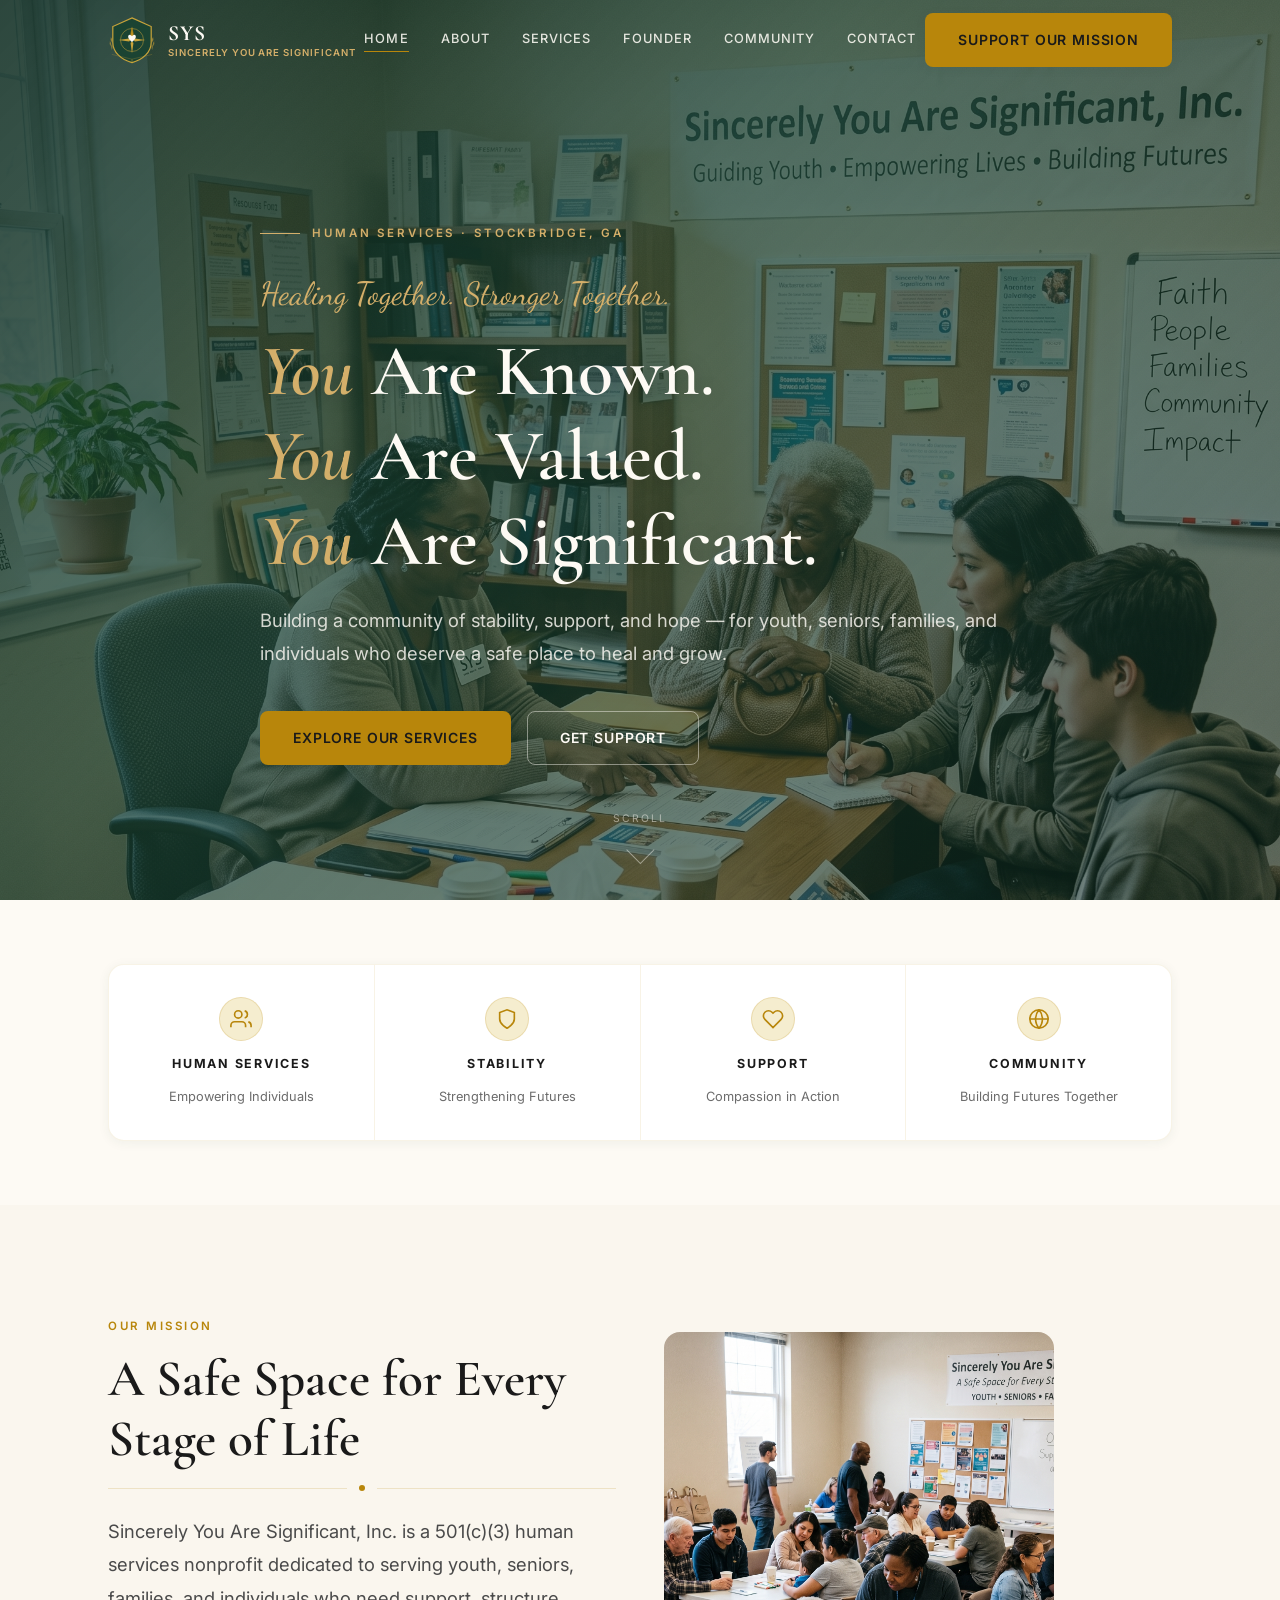
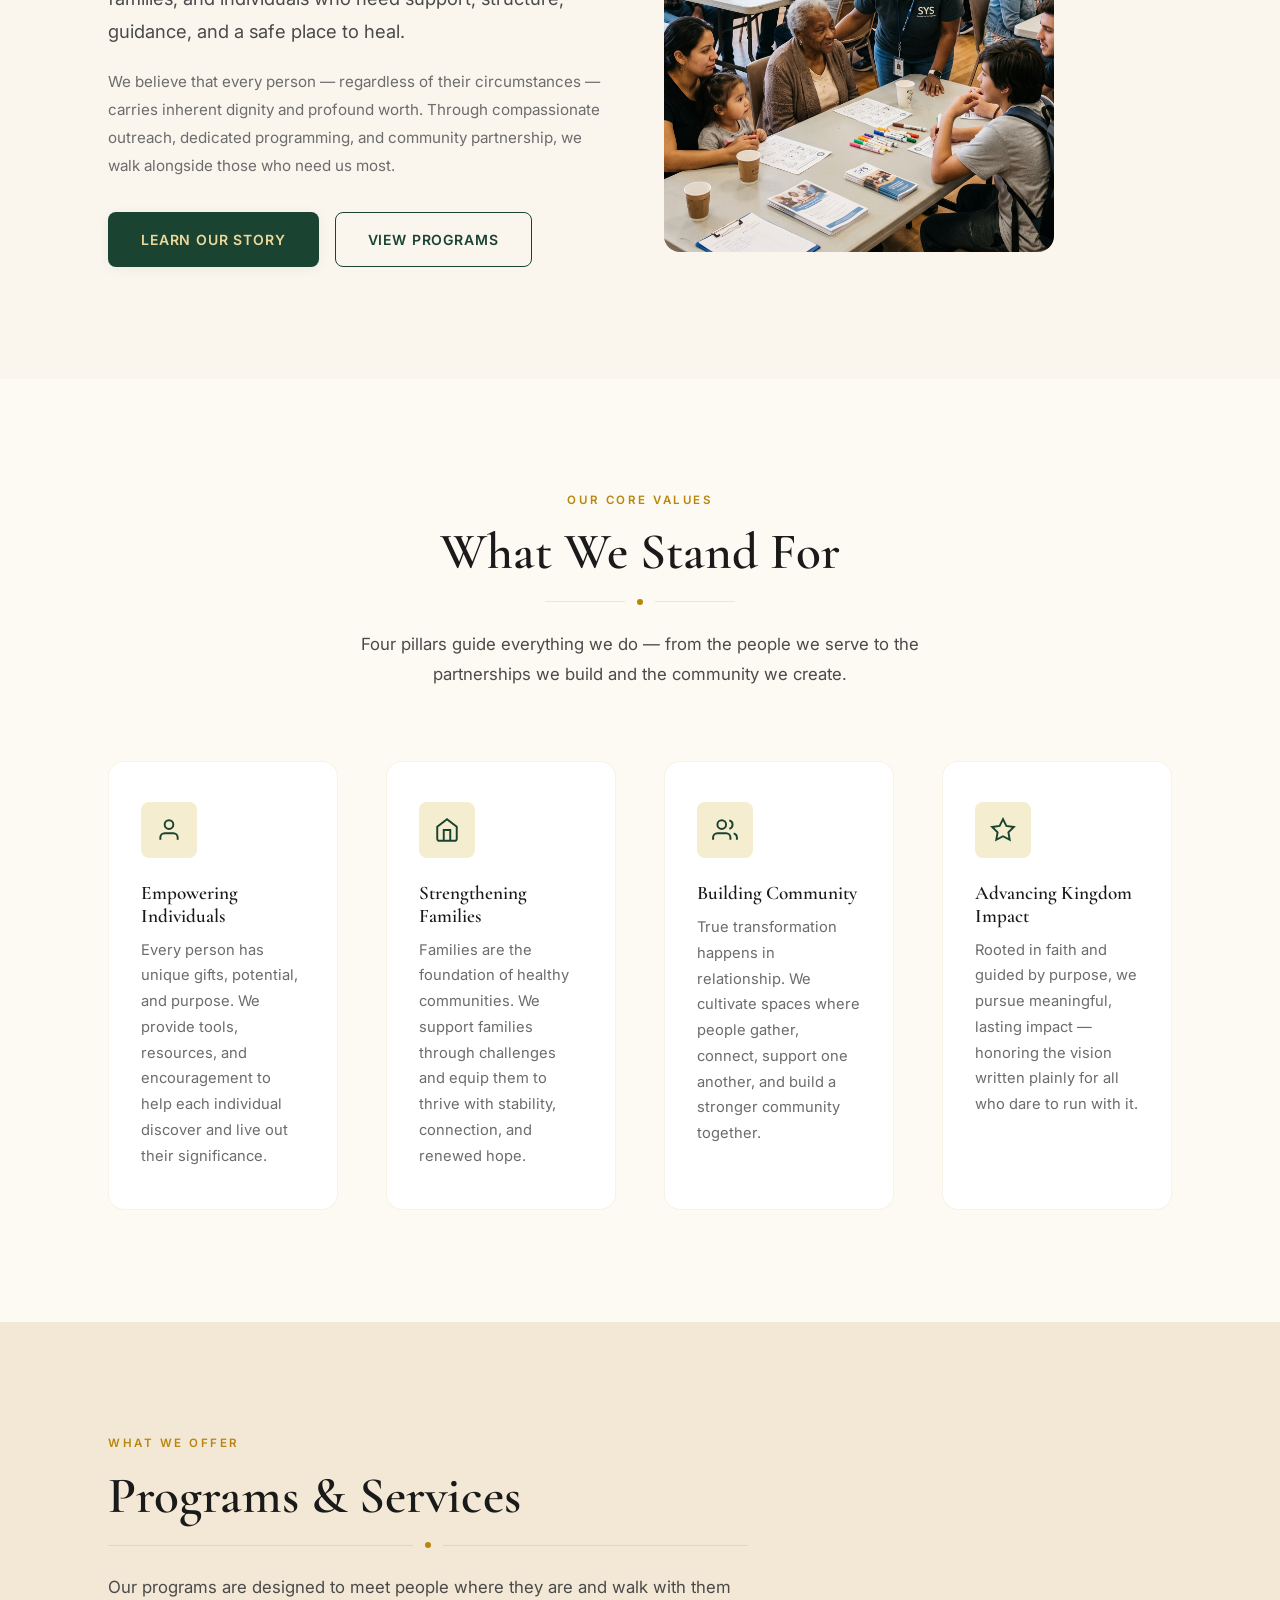
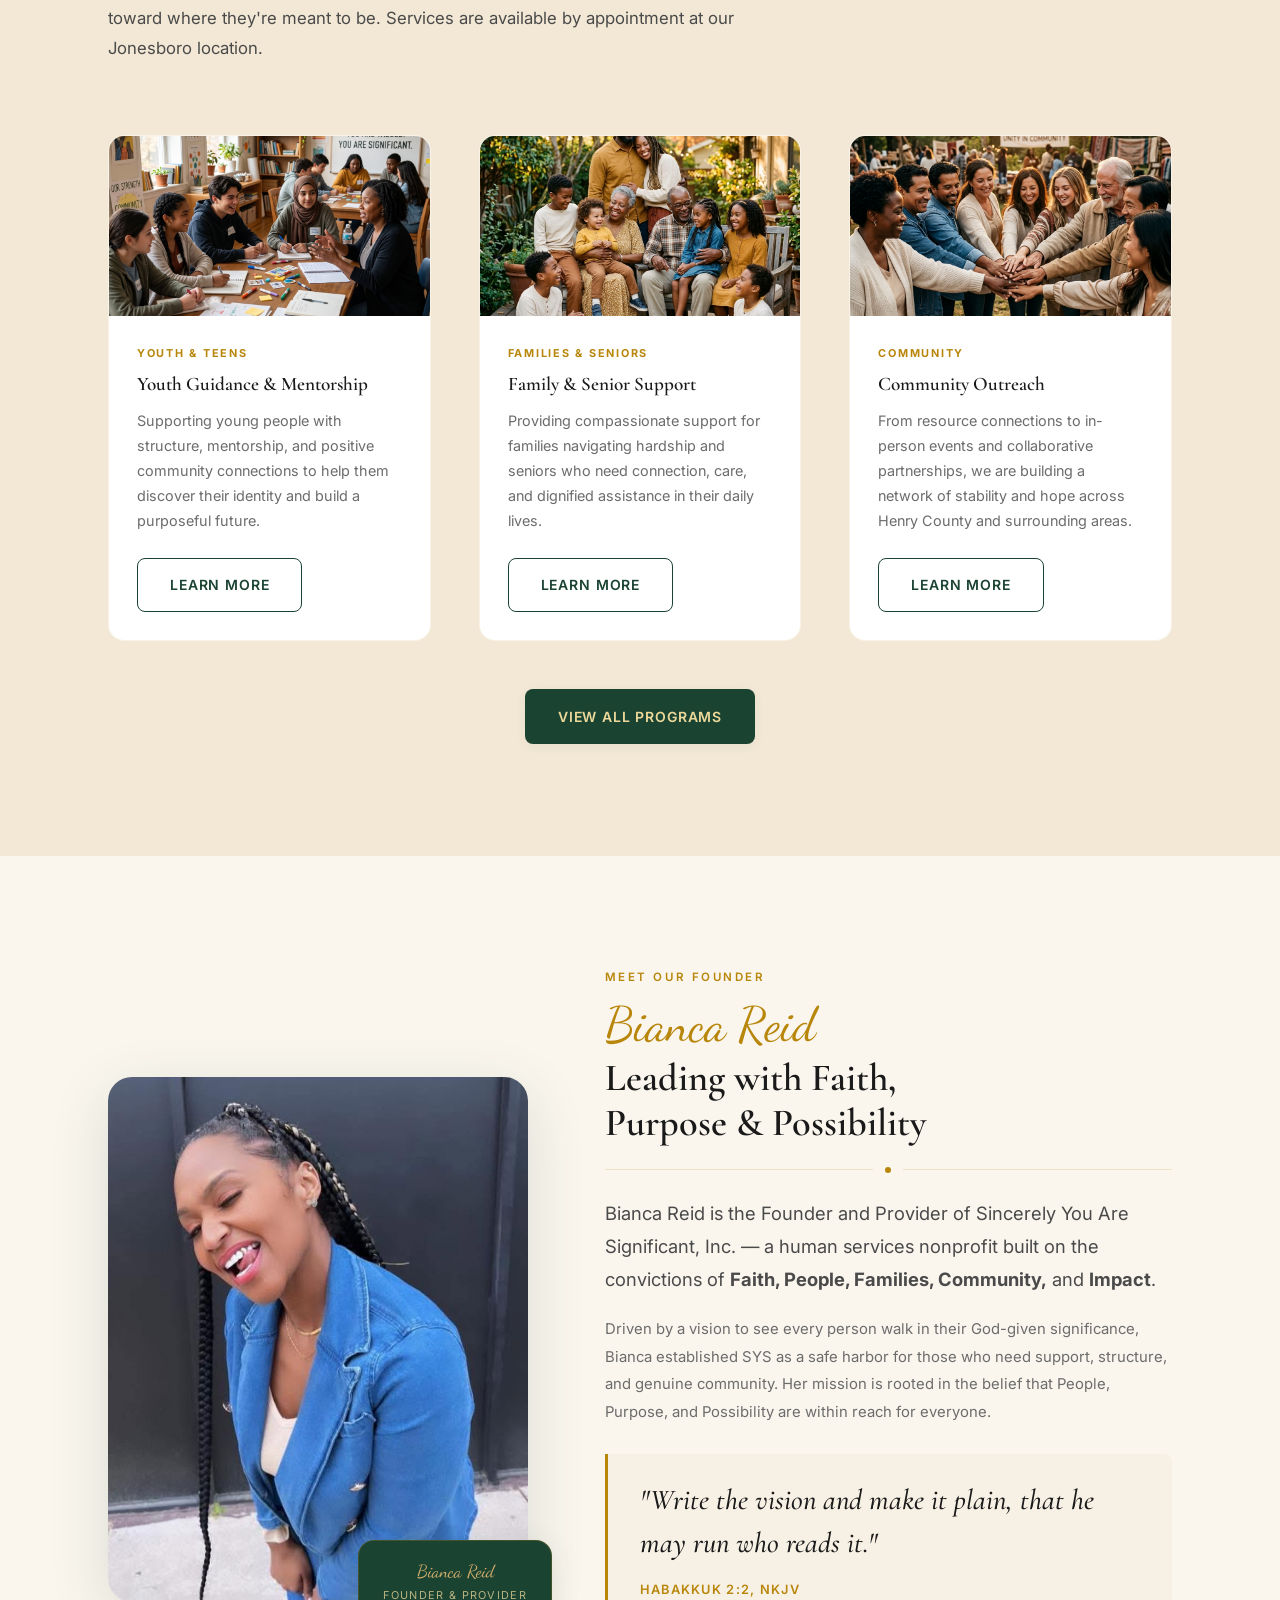
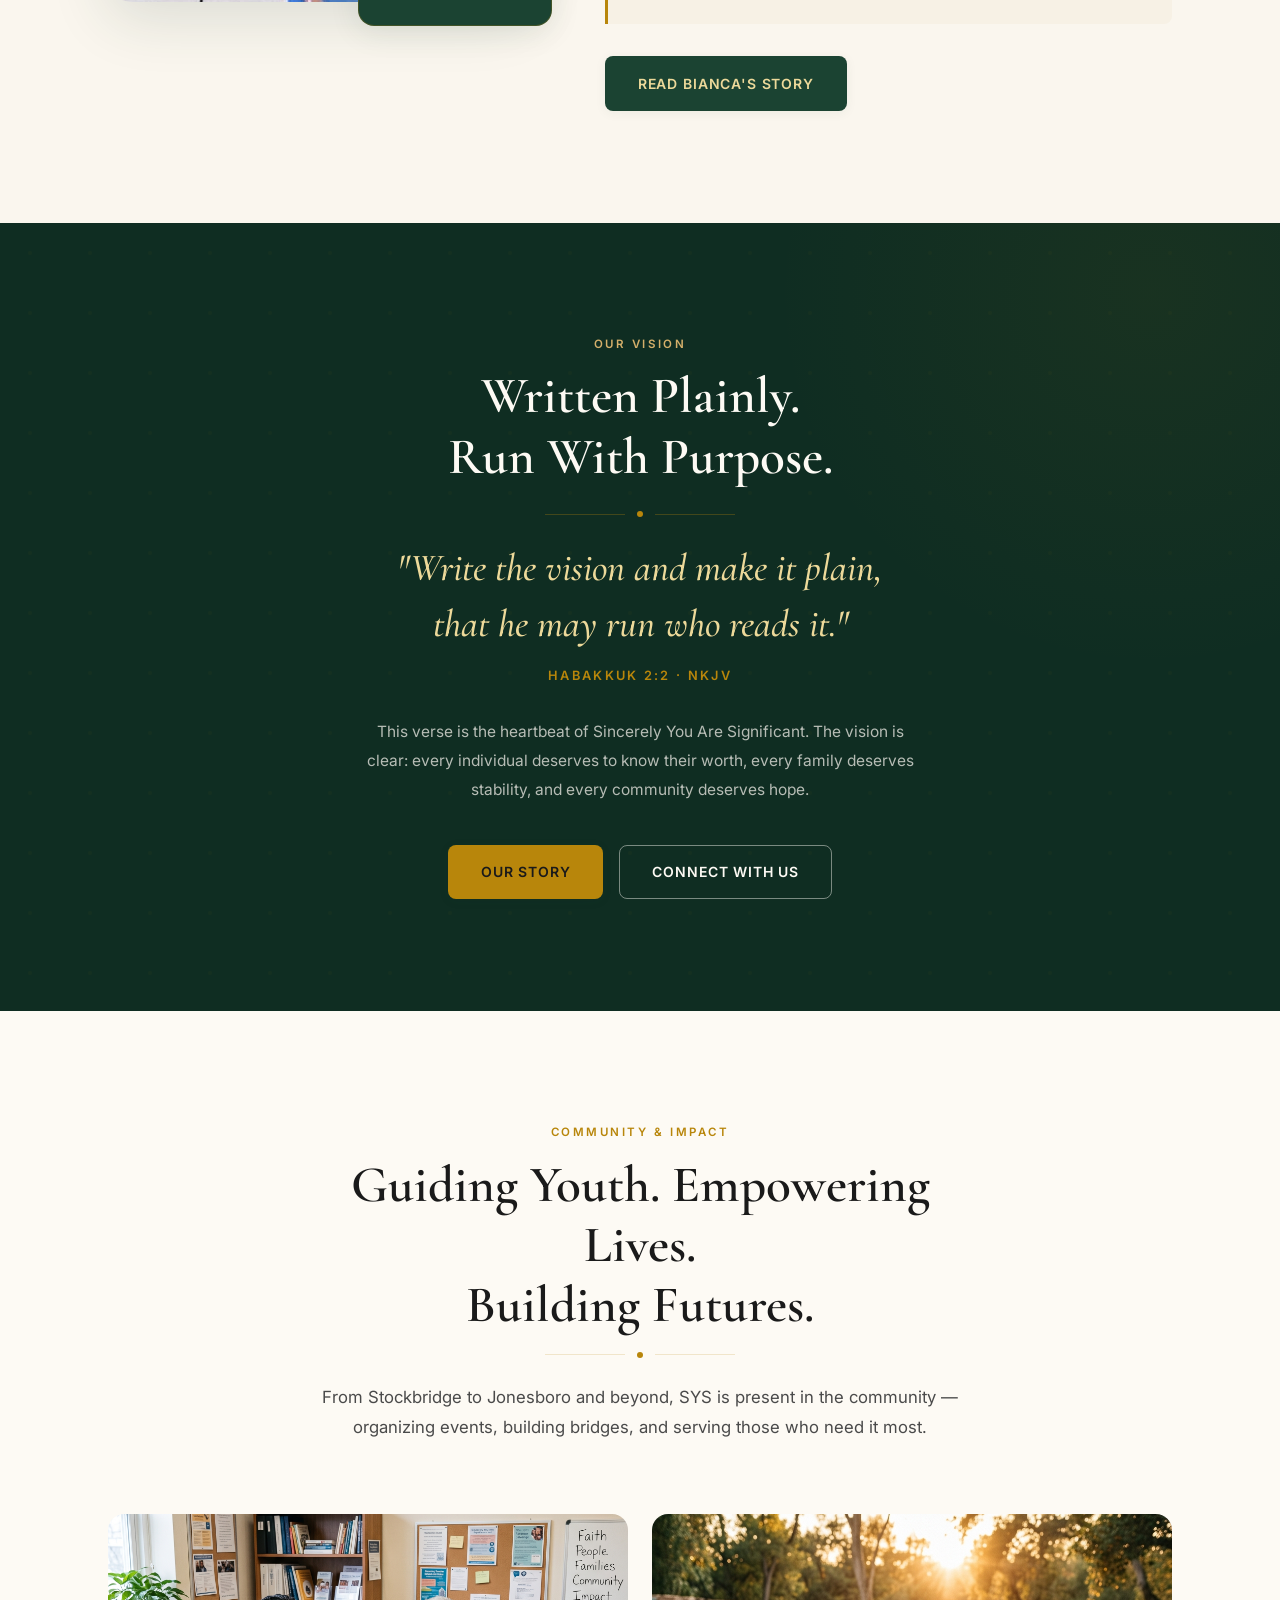
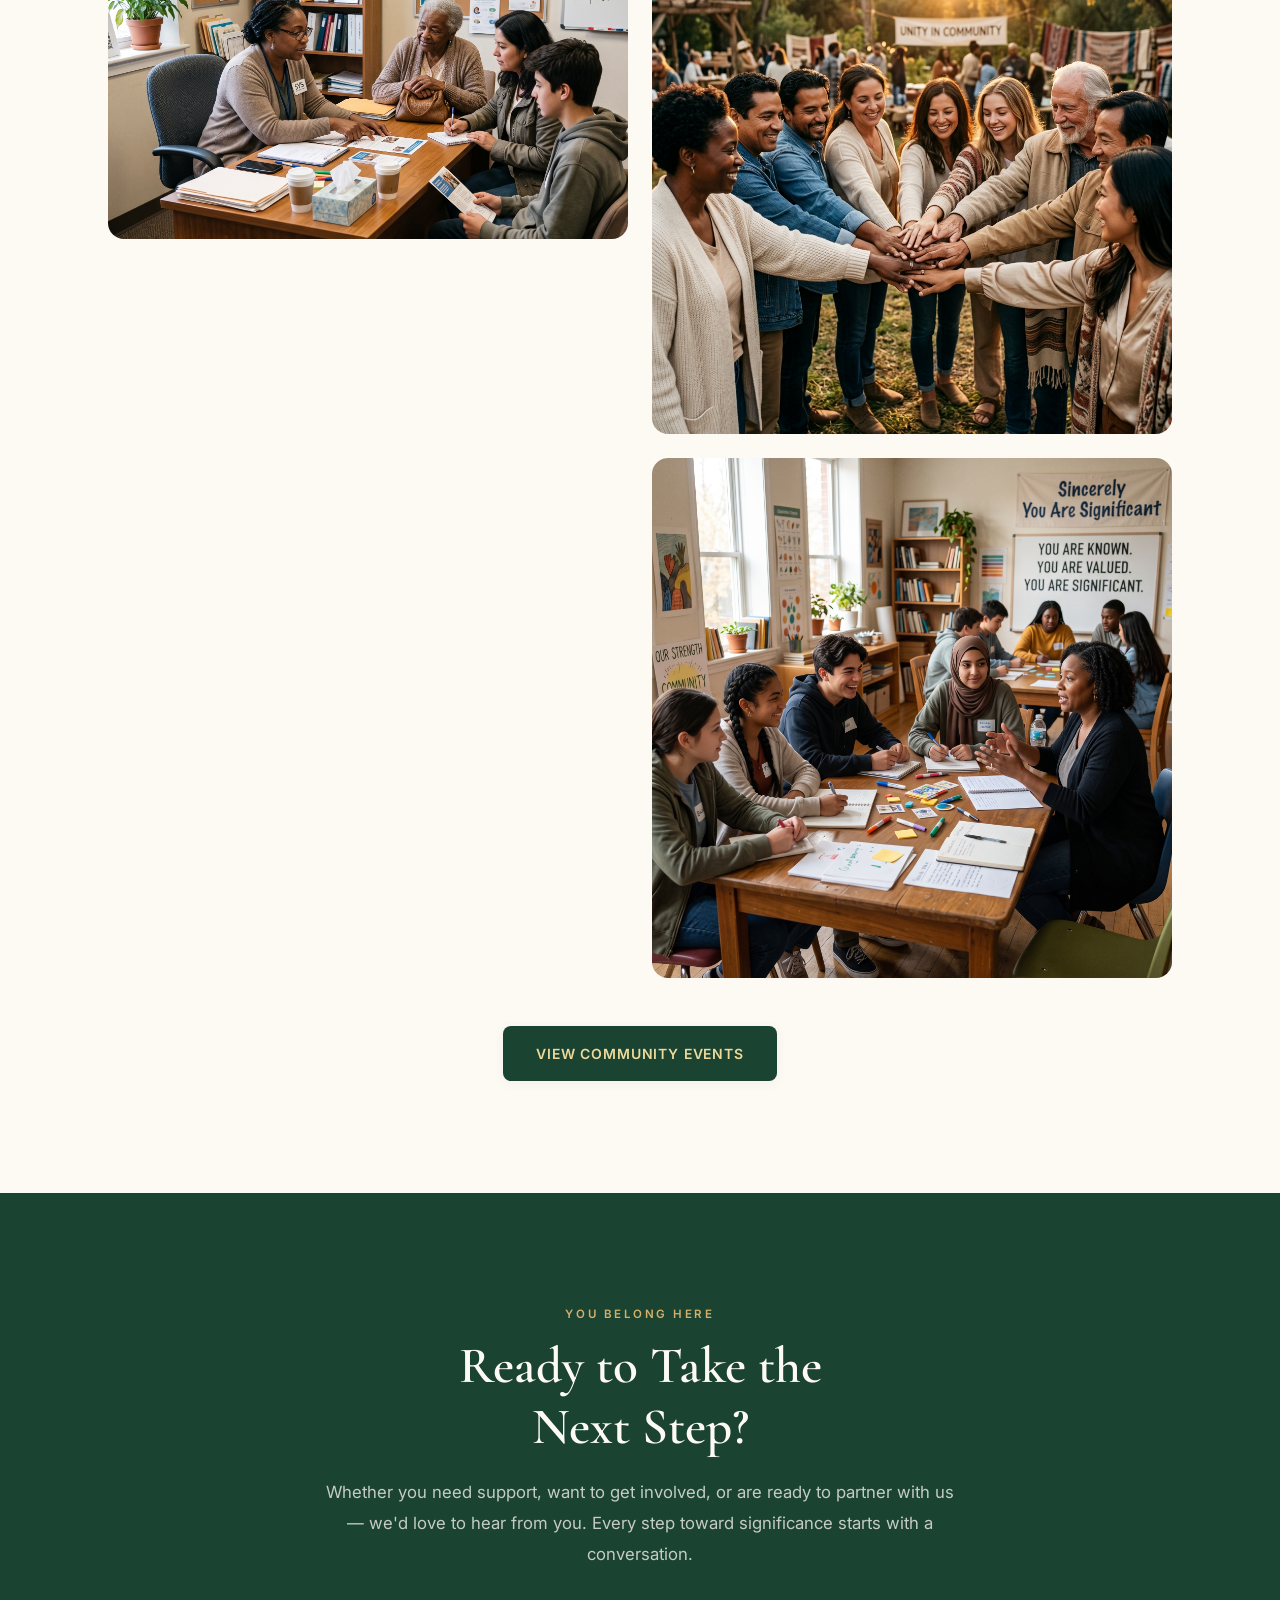
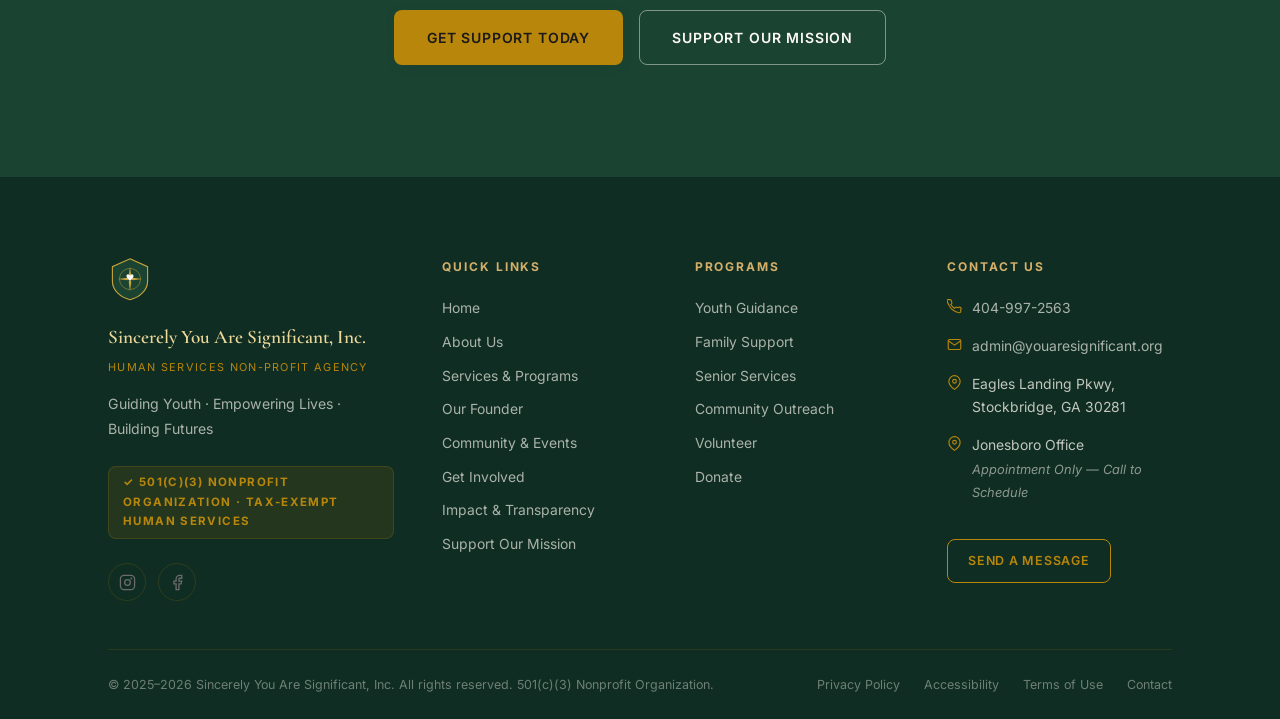
<file: index.html>
<!DOCTYPE html>
<html lang="en">
<head>
  <meta charset="UTF-8" />
  <meta name="viewport" content="width=device-width, initial-scale=1.0" />
  <title>Sincerely You Are Significant, Inc. | Human Services Nonprofit | Stockbridge, GA</title>
  <meta name="description" content="Sincerely You Are Significant, Inc. is an official 501(c)(3) human services nonprofit in Stockbridge, GA. We empower individuals, strengthen families, and build community. Guiding Youth. Empowering Lives. Building Futures." />
  <meta name="keywords" content="nonprofit Stockbridge GA, human services Henry County, Bianca Reid, youth mentorship Georgia, family support, senior care Stockbridge" />
  <meta property="og:title" content="Sincerely You Are Significant, Inc. | Human Services Nonprofit" />
  <meta property="og:description" content="Healing Together. Stronger Together. Building a community of stability, support, and hope in Stockbridge and Henry County, GA." />
  <meta property="og:type" content="website" />
  <meta property="og:url" content="https://youaresignificant.org/" />
  <meta property="og:image" content="https://youaresignificant.org/images/community_gathering.png" />
  <meta property="og:image:alt" content="Community members gathered together in support with Sincerely You Are Significant" />
  <meta name="twitter:card" content="summary_large_image" />
  <meta name="twitter:title" content="Sincerely You Are Significant, Inc." />
  <meta name="twitter:description" content="Official 501(c)(3) human services nonprofit in Stockbridge, GA. Guiding Youth · Empowering Lives · Building Futures." />
  <meta name="twitter:image" content="https://youaresignificant.org/images/community_gathering.png" />
  <link rel="canonical" href="https://youaresignificant.org/" />
  <link rel="preload" as="image" href="images/community_gathering.png" fetchpriority="high" />
  <link rel="stylesheet" href="css/main.css" />
  <link rel="icon" type="image/svg+xml" href="images/favicon.svg" />
  <script type="application/ld+json">
  {
    "@context": "https://schema.org",
    "@graph": [
      {
        "@type": "NonprofitOrganization",
        "@id": "https://youaresignificant.org/#organization",
        "name": "Sincerely You Are Significant, Inc.",
        "alternateName": "SYS",
        "url": "https://youaresignificant.org",
        "email": "admin@youaresignificant.org",
        "telephone": "404-997-2563",
        "address": {
          "@type": "PostalAddress",
          "streetAddress": "Eagles Landing Pkwy",
          "addressLocality": "Stockbridge",
          "addressRegion": "GA",
          "postalCode": "30281",
          "addressCountry": "US"
        },
        "description": "Human Services Non-Profit Agency — Guiding Youth, Empowering Lives, Building Futures.",
        "founder": {
          "@type": "Person",
          "name": "Bianca Reid"
        },
        "sameAs": [
          "https://www.instagram.com/thesysorg",
          "https://www.facebook.com/profile.php?id=61594629771230"
        ]
      },
      {
        "@type": "WebSite",
        "@id": "https://youaresignificant.org/#website",
        "url": "https://youaresignificant.org",
        "name": "Sincerely You Are Significant, Inc.",
        "publisher": { "@id": "https://youaresignificant.org/#organization" }
      }
    ]
  }
  </script>
</head>
<body>

<a href="#home" class="skip-link">Skip to main content</a>

<!-- ======================== NAVIGATION ======================== -->
<nav class="nav" id="mainNav" data-transparent="true" role="navigation" aria-label="Main navigation">
  <div class="nav__inner">
    <a href="index.html" class="nav__logo" aria-label="Sincerely You Are Significant — Home">
      <svg class="nav__logo-mark" viewBox="0 0 100 100" fill="none" xmlns="http://www.w3.org/2000/svg" aria-hidden="true">
        <!-- Shield shape -->
        <path d="M50 4 L90 22 L90 55 C90 75 72 92 50 97 C28 92 10 75 10 55 L10 22 Z" fill="#1B4332" stroke="#C9A43A" stroke-width="2.5"/>
        <!-- Inner shield ring -->
        <circle cx="50" cy="50" r="24" fill="none" stroke="#C9A43A" stroke-width="1.5" opacity="0.7"/>
        <!-- Compass star -->
        <polygon points="50,22 53,44 50,47 47,44" fill="#C9A43A"/>
        <polygon points="50,78 53,56 50,53 47,56" fill="#C9A43A"/>
        <polygon points="22,50 44,47 47,50 44,53" fill="#C9A43A"/>
        <polygon points="78,50 56,47 53,50 56,53" fill="#C9A43A"/>
        <polygon points="50,22 54,38 50,42 46,38" fill="#B8860B" opacity="0.6"/>
        <!-- Heart center -->
        <path d="M50 54 C50 54 42 48 42 43 C42 40 44.5 38 47 39.5 C48.5 40.5 50 42 50 42 C50 42 51.5 40.5 53 39.5 C55.5 38 58 40 58 43 C58 48 50 54 50 54Z" fill="#FDFAF4"/>
        <!-- Laurel left -->
        <path d="M8 55 Q4 50 6 44 Q10 48 8 55Z" fill="#C9A43A" opacity="0.7"/>
        <path d="M6 63 Q2 58 4 52 Q8 56 6 63Z" fill="#C9A43A" opacity="0.6"/>
        <path d="M8 71 Q5 65 7 59 Q11 63 8 71Z" fill="#C9A43A" opacity="0.5"/>
        <!-- Laurel right -->
        <path d="M92 55 Q96 50 94 44 Q90 48 92 55Z" fill="#C9A43A" opacity="0.7"/>
        <path d="M94 63 Q98 58 96 52 Q92 56 94 63Z" fill="#C9A43A" opacity="0.6"/>
        <path d="M92 71 Q95 65 93 59 Q89 63 92 71Z" fill="#C9A43A" opacity="0.5"/>
        <!-- Stem -->
        <line x1="50" y1="90" x2="50" y2="96" stroke="#C9A43A" stroke-width="1.5" opacity="0.6"/>
        <line x1="8" y1="80" x2="50" y2="90" stroke="#C9A43A" stroke-width="1" opacity="0.5"/>
        <line x1="92" y1="80" x2="50" y2="90" stroke="#C9A43A" stroke-width="1" opacity="0.5"/>
      </svg>
      <div class="nav__logo-text">
        <span class="nav__logo-abbr">SYS</span>
        <span class="nav__logo-full">Sincerely You Are Significant</span>
      </div>
    </a>

    <div class="nav__links" role="menubar">
      <a href="index.html" class="nav__link" role="menuitem">Home</a>
      <a href="about.html" class="nav__link" role="menuitem">About</a>
      <a href="services.html" class="nav__link" role="menuitem">Services</a>
      <a href="founder.html" class="nav__link" role="menuitem">Founder</a>
      <a href="community.html" class="nav__link" role="menuitem">Community</a>
      <a href="contact.html" class="nav__link" role="menuitem">Contact</a>
    </div>

    <div class="nav__cta">
      <a href="support.html" class="btn btn--gold" id="navDonateBtn">Support Our Mission</a>
      <button class="nav__hamburger" id="hamburger" aria-label="Toggle navigation menu" aria-expanded="false" aria-controls="mobileNav">
        <span></span><span></span><span></span>
      </button>
    </div>
  </div>
</nav>

<!-- Mobile Nav -->
<div class="nav__overlay" id="navOverlay" aria-hidden="true"></div>
<nav class="nav__mobile" id="mobileNav" aria-label="Mobile navigation" aria-hidden="true">
  <a href="index.html" class="nav__mobile-link">Home</a>
  <a href="about.html" class="nav__mobile-link">About Us</a>
  <a href="services.html" class="nav__mobile-link">Services & Programs</a>
  <a href="founder.html" class="nav__mobile-link">Our Founder</a>
  <a href="community.html" class="nav__mobile-link">Community & Events</a>
  <a href="contact.html" class="nav__mobile-link">Get Support</a>
  <div class="nav__mobile-cta">
    <a href="support.html" class="btn btn--gold" style="width:100%;justify-content:center;">Support Our Mission</a>
    <a href="contact.html" class="btn btn--outline" style="width:100%;justify-content:center;margin-top:0.75rem;">Contact Us</a>
  </div>
  <div style="margin-top:2rem;padding-top:1.5rem;border-top:1px solid rgba(184,134,11,0.15);">
    <p style="font-size:0.75rem;color:var(--text-lighter);margin-bottom:0.5rem;">Connect With Us</p>
    <div class="social-links">
      <a href="https://www.instagram.com/thesysorg" target="_blank" rel="noopener" class="social-link" aria-label="Instagram">
        <svg viewBox="0 0 24 24" fill="none" stroke="currentColor" stroke-width="1.8"><rect x="2" y="2" width="20" height="20" rx="5" ry="5"/><circle cx="12" cy="12" r="4"/><circle cx="17.5" cy="6.5" r="0.5" fill="currentColor"/></svg>
      </a>
      <a href="https://www.facebook.com/profile.php?id=61594629771230" target="_blank" rel="noopener" class="social-link" aria-label="Facebook">
        <svg viewBox="0 0 24 24" fill="none" stroke="currentColor" stroke-width="1.8"><path d="M18 2h-3a5 5 0 00-5 5v3H7v4h3v8h4v-8h3l1-4h-4V7a1 1 0 011-1h3z"/></svg>
      </a>
    </div>
  </div>
</nav>

<!-- ======================== HERO ======================== -->
<section class="hero" id="home" aria-labelledby="heroHeading">
  <div class="hero__bg" style="background-image:url('images/community_gathering.png');" role="img" aria-label="Community members supporting each other"></div>
  <div class="hero__overlay"></div>

  <div class="container">
    <div class="hero__content">
      <div class="hero__eyebrow" aria-hidden="true">
        <span class="hero__eyebrow-line"></span>
        <span class="hero__eyebrow-text">Human Services · Stockbridge, GA</span>
      </div>

      <span class="hero__tagline">Healing Together. Stronger Together.</span>

      <h1 id="heroHeading">
        <em>You</em> Are Known.<br>
        <em>You</em> Are Valued.<br>
        <em>You</em> Are Significant.
      </h1>

      <p class="lead">
        Building a community of stability, support, and hope — for youth, seniors, families, and individuals who deserve a safe place to heal and grow.
      </p>

      <div class="btn-group">
        <a href="services.html" class="btn btn--gold" id="heroServicesBtn">Explore Our Services</a>
        <a href="contact.html" class="btn btn--outline-light" id="heroContactBtn">Get Support</a>
      </div>
    </div>
  </div>

  <div class="hero__scroll" aria-hidden="true">
    <span>Scroll</span>
    <div class="hero__scroll-arrow"></div>
  </div>
</section>

<!-- ======================== PILLARS ======================== -->
<section class="section--sm bg-cream" aria-label="Our pillars">
  <div class="container">
    <div class="pillars fade-up" role="list">
      <div class="pillar" role="listitem">
        <div class="pillar__icon" aria-hidden="true">
          <svg viewBox="0 0 24 24" fill="none" stroke="currentColor" stroke-width="1.8"><path d="M17 21v-2a4 4 0 00-4-4H5a4 4 0 00-4 4v2"/><circle cx="9" cy="7" r="4"/><path d="M23 21v-2a4 4 0 00-3-3.87"/><path d="M16 3.13a4 4 0 010 7.75"/></svg>
        </div>
        <span class="pillar__title">Human Services</span>
        <span class="pillar__sub">Empowering Individuals</span>
      </div>
      <div class="pillar" role="listitem">
        <div class="pillar__icon" aria-hidden="true">
          <svg viewBox="0 0 24 24" fill="none" stroke="currentColor" stroke-width="1.8"><path d="M12 22s8-4 8-10V5l-8-3-8 3v7c0 6 8 10 8 10z"/></svg>
        </div>
        <span class="pillar__title">Stability</span>
        <span class="pillar__sub">Strengthening Futures</span>
      </div>
      <div class="pillar" role="listitem">
        <div class="pillar__icon" aria-hidden="true">
          <svg viewBox="0 0 24 24" fill="none" stroke="currentColor" stroke-width="1.8"><path d="M20.84 4.61a5.5 5.5 0 00-7.78 0L12 5.67l-1.06-1.06a5.5 5.5 0 00-7.78 7.78l1.06 1.06L12 21.23l7.78-7.78 1.06-1.06a5.5 5.5 0 000-7.78z"/></svg>
        </div>
        <span class="pillar__title">Support</span>
        <span class="pillar__sub">Compassion in Action</span>
      </div>
      <div class="pillar" role="listitem">
        <div class="pillar__icon" aria-hidden="true">
          <svg viewBox="0 0 24 24" fill="none" stroke="currentColor" stroke-width="1.8"><circle cx="12" cy="12" r="10"/><path d="M2 12h20M12 2a15.3 15.3 0 010 20M12 2a15.3 15.3 0 000 20"/></svg>
        </div>
        <span class="pillar__title">Community</span>
        <span class="pillar__sub">Building Futures Together</span>
      </div>
    </div>
  </div>
</section>

<!-- ======================== MISSION ======================== -->
<section class="section bg-ivory" aria-labelledby="missionHeading">
  <div class="container">
    <div class="grid-2">
      <div class="fade-up">
        <span class="eyebrow">Our Mission</span>
        <h2 id="missionHeading">A Safe Space for Every<br>Stage of Life</h2>
        <div class="divider">
          <div class="divider__line"></div>
          <div class="divider__dot"></div>
          <div class="divider__line"></div>
        </div>
        <p class="lead" style="margin-bottom:1.25rem;">
          Sincerely You Are Significant, Inc. is a 501(c)(3) human services nonprofit dedicated to serving youth, seniors, families, and individuals who need support, structure, guidance, and a safe place to heal.
        </p>
        <p style="color:var(--text-light);font-size:0.95rem;line-height:1.85;margin-bottom:2rem;">
          We believe that every person — regardless of their circumstances — carries inherent dignity and profound worth. Through compassionate outreach, dedicated programming, and community partnership, we walk alongside those who need us most.
        </p>
        <div class="btn-group">
          <a href="about.html" class="btn btn--primary" id="missionAboutBtn">Learn Our Story</a>
          <a href="services.html" class="btn btn--outline" id="missionServicesBtn">View Programs</a>
        </div>
      </div>
      <div class="fade-in" style="transition-delay:0.2s;">
        <div class="img-frame img-frame--portrait" style="max-height:520px;">
          <img src="images/mission_support.png" alt="A compassionate volunteer supporting an elderly community member — representing SYS's commitment to human services" loading="lazy" />
        </div>
      </div>
    </div>
  </div>
</section>

<!-- ======================== VALUES ======================== -->
<section class="section bg-cream" aria-labelledby="valuesHeading">
  <div class="container">
    <div class="section-header centered fade-up">
      <span class="eyebrow">Our Core Values</span>
      <h2 id="valuesHeading">What We Stand For</h2>
      <div class="divider centered">
        <div class="divider__line"></div>
        <div class="divider__dot"></div>
        <div class="divider__line"></div>
      </div>
      <p>Four pillars guide everything we do — from the people we serve to the partnerships we build and the community we create.</p>
    </div>

    <div class="grid-4 stagger" role="list">
      <div class="value-card" role="listitem">
        <div class="value-card__icon" aria-hidden="true">
          <svg viewBox="0 0 24 24" fill="none" stroke="currentColor" stroke-width="1.8"><path d="M20 21v-2a4 4 0 00-4-4H8a4 4 0 00-4 4v2"/><circle cx="12" cy="7" r="4"/></svg>
        </div>
        <h4>Empowering Individuals</h4>
        <p>Every person has unique gifts, potential, and purpose. We provide tools, resources, and encouragement to help each individual discover and live out their significance.</p>
      </div>
      <div class="value-card" role="listitem">
        <div class="value-card__icon" aria-hidden="true">
          <svg viewBox="0 0 24 24" fill="none" stroke="currentColor" stroke-width="1.8"><path d="M3 9l9-7 9 7v11a2 2 0 01-2 2H5a2 2 0 01-2-2z"/><polyline points="9 22 9 12 15 12 15 22"/></svg>
        </div>
        <h4>Strengthening Families</h4>
        <p>Families are the foundation of healthy communities. We support families through challenges and equip them to thrive with stability, connection, and renewed hope.</p>
      </div>
      <div class="value-card" role="listitem">
        <div class="value-card__icon" aria-hidden="true">
          <svg viewBox="0 0 24 24" fill="none" stroke="currentColor" stroke-width="1.8"><path d="M17 21v-2a4 4 0 00-4-4H5a4 4 0 00-4 4v2"/><circle cx="9" cy="7" r="4"/><path d="M23 21v-2a4 4 0 00-3-3.87"/><path d="M16 3.13a4 4 0 010 7.75"/></svg>
        </div>
        <h4>Building Community</h4>
        <p>True transformation happens in relationship. We cultivate spaces where people gather, connect, support one another, and build a stronger community together.</p>
      </div>
      <div class="value-card" role="listitem">
        <div class="value-card__icon" aria-hidden="true">
          <svg viewBox="0 0 24 24" fill="none" stroke="currentColor" stroke-width="1.8"><polygon points="12 2 15.09 8.26 22 9.27 17 14.14 18.18 21.02 12 17.77 5.82 21.02 7 14.14 2 9.27 8.91 8.26 12 2"/></svg>
        </div>
        <h4>Advancing Kingdom Impact</h4>
        <p>Rooted in faith and guided by purpose, we pursue meaningful, lasting impact — honoring the vision written plainly for all who dare to run with it.</p>
      </div>
    </div>
  </div>
</section>

<!-- ======================== SERVICES PREVIEW ======================== -->
<section class="section bg-beige" aria-labelledby="servicesHeading">
  <div class="container">
    <div class="section-header fade-up">
      <span class="eyebrow">What We Offer</span>
      <h2 id="servicesHeading">Programs &amp; Services</h2>
      <div class="divider">
        <div class="divider__line"></div>
        <div class="divider__dot"></div>
        <div class="divider__line"></div>
      </div>
      <p>Our programs are designed to meet people where they are and walk with them toward where they're meant to be. Services are available by appointment at our Jonesboro location.</p>
    </div>

    <div class="grid-3 stagger">
      <div class="service-card">
        <div class="service-card__img">
          <img src="images/youth_mentorship.png" alt="Young people in a mentorship group session" loading="lazy" />
        </div>
        <div class="service-card__body">
          <span class="service-card__tag">Youth &amp; Teens</span>
          <h4>Youth Guidance &amp; Mentorship</h4>
          <p>Supporting young people with structure, mentorship, and positive community connections to help them discover their identity and build a purposeful future.</p>
          <a href="services.html#youth" class="btn btn--outline" id="servicesYouthBtn">Learn More</a>
        </div>
      </div>

      <div class="service-card">
        <div class="service-card__img">
          <img src="images/family_support.png" alt="A warm multi-generational family together" loading="lazy" />
        </div>
        <div class="service-card__body">
          <span class="service-card__tag">Families &amp; Seniors</span>
          <h4>Family &amp; Senior Support</h4>
          <p>Providing compassionate support for families navigating hardship and seniors who need connection, care, and dignified assistance in their daily lives.</p>
          <a href="services.html#families" class="btn btn--outline" id="servicesFamilyBtn">Learn More</a>
        </div>
      </div>

      <div class="service-card">
        <div class="service-card__img">
          <img src="images/hero_community_hands.png" alt="Diverse community members joining hands in unity" loading="lazy" />
        </div>
        <div class="service-card__body">
          <span class="service-card__tag">Community</span>
          <h4>Community Outreach</h4>
          <p>From resource connections to in-person events and collaborative partnerships, we are building a network of stability and hope across Henry County and surrounding areas.</p>
          <a href="services.html#community" class="btn btn--outline" id="servicesCommunityBtn">Learn More</a>
        </div>
      </div>
    </div>

    <div style="text-align:center;margin-top:3rem;">
      <a href="services.html" class="btn btn--primary" id="allServicesBtn">View All Programs</a>
    </div>
  </div>
</section>

<!-- ======================== FOUNDER PREVIEW ======================== -->
<section class="section bg-ivory" aria-labelledby="founderHeading">
  <div class="container">
    <div class="founder-block">
      <div class="founder-block__image fade-in">
        <div class="founder-block__photo">
          <img src="images/founder_bianca_reid.png" alt="Bianca Reid, Founder and Provider of Sincerely You Are Significant, Inc." loading="lazy" />
        </div>
        <div class="founder-block__badge">
          <span class="founder-block__badge-title">Bianca Reid</span>
          <span class="founder-block__badge-role">Founder &amp; Provider</span>
        </div>
      </div>

      <div class="fade-up" style="transition-delay:0.15s;">
        <span class="eyebrow">Meet Our Founder</span>
        <div class="founder-block__name">Bianca Reid</div>
        <h2 id="founderHeading" style="font-size:clamp(1.6rem,3.5vw,2.4rem);margin-bottom:1.25rem;margin-top:0.25rem;">Leading with Faith,<br>Purpose &amp; Possibility</h2>
        <div class="divider">
          <div class="divider__line"></div>
          <div class="divider__dot"></div>
          <div class="divider__line"></div>
        </div>
        <p class="lead" style="margin-bottom:1.25rem;">
          Bianca Reid is the Founder and Provider of Sincerely You Are Significant, Inc. — a human services nonprofit built on the convictions of <strong>Faith, People, Families, Community,</strong> and <strong>Impact</strong>.
        </p>
        <p style="color:var(--text-light);font-size:0.93rem;line-height:1.85;margin-bottom:1.75rem;">
          Driven by a vision to see every person walk in their God-given significance, Bianca established SYS as a safe harbor for those who need support, structure, and genuine community. Her mission is rooted in the belief that People, Purpose, and Possibility are within reach for everyone.
        </p>
        <div class="quote-block" style="margin-bottom:2rem;">
          <p>"Write the vision and make it plain, that he may run who reads it."</p>
          <cite>Habakkuk 2:2, NKJV</cite>
        </div>
        <a href="founder.html" class="btn btn--primary" id="founderReadMoreBtn">Read Bianca's Story</a>
      </div>
    </div>
  </div>
</section>

<!-- ======================== VISION / FAITH ======================== -->
<section class="section vision-section" aria-labelledby="visionHeading">
  <div class="container">
    <div class="vision-content fade-up">
      <span class="eyebrow">Our Vision</span>
      <h2 id="visionHeading">Written Plainly.<br>Run With Purpose.</h2>
      <div class="divider centered" style="margin:1.5rem auto;">
        <div class="divider__line" style="background:rgba(184,134,11,0.3);"></div>
        <div class="divider__dot"></div>
        <div class="divider__line" style="background:rgba(184,134,11,0.3);"></div>
      </div>
      <p class="verse-text">"Write the vision and make it plain,<br>that he may run who reads it."</p>
      <p class="verse-ref">Habakkuk 2:2 · NKJV</p>
      <p style="margin-top:2rem;color:rgba(253,250,244,0.7);font-size:0.97rem;line-height:1.85;max-width:560px;margin-left:auto;margin-right:auto;">
        This verse is the heartbeat of Sincerely You Are Significant. The vision is clear: every individual deserves to know their worth, every family deserves stability, and every community deserves hope.
      </p>
      <div class="btn-group" style="justify-content:center;margin-top:2.5rem;">
        <a href="about.html" class="btn btn--gold" id="visionAboutBtn">Our Story</a>
        <a href="contact.html" class="btn btn--outline-light" id="visionContactBtn">Connect With Us</a>
      </div>
    </div>
  </div>
</section>

<!-- ======================== COMMUNITY IMPACT ======================== -->
<section class="section bg-cream" aria-labelledby="communityHeading">
  <div class="container">
    <div class="section-header centered fade-up">
      <span class="eyebrow">Community &amp; Impact</span>
      <h2 id="communityHeading">Guiding Youth. Empowering Lives.<br>Building Futures.</h2>
      <div class="divider centered">
        <div class="divider__line"></div>
        <div class="divider__dot"></div>
        <div class="divider__line"></div>
      </div>
      <p>From Stockbridge to Jonesboro and beyond, SYS is present in the community — organizing events, building bridges, and serving those who need it most.</p>
    </div>

    <div style="display:grid;grid-template-columns:1fr 1fr;grid-template-rows:auto auto;gap:1.5rem;" class="fade-in">
      <div class="img-frame img-frame--landscape" style="grid-row: span 2;">
        <img src="images/community_gathering.png" alt="SYS community members gathered together in support and fellowship" loading="lazy" />
      </div>
      <div class="img-frame img-frame--square">
        <img src="images/hero_community_hands.png" alt="Community hands joined together representing unity and support" loading="lazy" />
      </div>
      <div class="img-frame img-frame--square">
        <img src="images/youth_mentorship.png" alt="Youth in a mentorship program session" loading="lazy" />
      </div>
    </div>

    <div style="text-align:center;margin-top:3rem;">
      <a href="community.html" class="btn btn--primary" id="communityViewBtn">View Community Events</a>
    </div>
  </div>
</section>

<!-- ======================== CLOSING CTA ======================== -->
<section class="section bg-forest" aria-labelledby="ctaHeading">
  <div class="container text-center">
    <div class="fade-up" style="max-width:640px;margin:0 auto;">
      <span class="eyebrow" style="color:var(--gold-light);">You Belong Here</span>
      <h2 id="ctaHeading" style="color:var(--cream);margin-bottom:1.25rem;">
        Ready to Take the<br>Next Step?
      </h2>
      <p style="color:rgba(253,250,244,0.75);font-size:1.05rem;line-height:1.85;margin-bottom:2.5rem;">
        Whether you need support, want to get involved, or are ready to partner with us — we'd love to hear from you. Every step toward significance starts with a conversation.
      </p>
      <div class="btn-group" style="justify-content:center;">
        <a href="contact.html" class="btn btn--gold" id="ctaContactBtn">Get Support Today</a>
        <a href="support.html" class="btn btn--outline-light" id="ctaSupportBtn">Support Our Mission</a>
      </div>
    </div>
  </div>
</section>

<!-- ======================== FOOTER ======================== -->
<footer class="footer" role="contentinfo">
  <div class="container">
    <div class="footer__grid">
      <!-- Brand -->
      <div>
        <a href="index.html" aria-label="SYS Home">
          <svg width="44" height="44" viewBox="0 0 100 100" fill="none" xmlns="http://www.w3.org/2000/svg" aria-hidden="true">
            <path d="M50 4 L90 22 L90 55 C90 75 72 92 50 97 C28 92 10 75 10 55 L10 22 Z" fill="#1B4332" stroke="#C9A43A" stroke-width="2.5"/>
            <circle cx="50" cy="50" r="24" fill="none" stroke="#C9A43A" stroke-width="1.5" opacity="0.7"/>
            <polygon points="50,22 53,44 50,47 47,44" fill="#C9A43A"/>
            <polygon points="50,78 53,56 50,53 47,56" fill="#C9A43A"/>
            <polygon points="22,50 44,47 47,50 44,53" fill="#C9A43A"/>
            <polygon points="78,50 56,47 53,50 56,53" fill="#C9A43A"/>
            <path d="M50 54 C50 54 42 48 42 43 C42 40 44.5 38 47 39.5 C48.5 40.5 50 42 50 42 C50 42 51.5 40.5 53 39.5 C55.5 38 58 40 58 43 C58 48 50 54 50 54Z" fill="#FDFAF4"/>
          </svg>
        </a>
        <p class="footer__brand-name">Sincerely You Are Significant, Inc.</p>
        <p class="footer__brand-sub">Human Services Non-Profit Agency</p>
        <p class="footer__tagline">Guiding Youth · Empowering Lives · Building Futures</p>
        <span class="footer__501">✓ 501(c)(3) Nonprofit Organization · Tax-Exempt Human Services</span>
        <div class="social-links" style="margin-top:1.5rem;">
          <a href="https://www.instagram.com/thesysorg" target="_blank" rel="noopener" class="social-link" aria-label="Follow us on Instagram @theSYSorg">
            <svg viewBox="0 0 24 24" fill="none" stroke="currentColor" stroke-width="1.8"><rect x="2" y="2" width="20" height="20" rx="5" ry="5"/><circle cx="12" cy="12" r="4"/><circle cx="17.5" cy="6.5" r="0.5" fill="currentColor"/></svg>
          </a>
          <a href="https://www.facebook.com/profile.php?id=61594629771230" target="_blank" rel="noopener" class="social-link" aria-label="Follow us on Facebook">
            <svg viewBox="0 0 24 24" fill="none" stroke="currentColor" stroke-width="1.8"><path d="M18 2h-3a5 5 0 00-5 5v3H7v4h3v8h4v-8h3l1-4h-4V7a1 1 0 011-1h3z"/></svg>
          </a>
        </div>
      </div>

      <!-- Quick Links -->
      <div>
        <p class="footer__col-title">Quick Links</p>
        <ul class="footer__links">
          <li><a href="index.html">Home</a></li>
          <li><a href="about.html">About Us</a></li>
          <li><a href="services.html">Services &amp; Programs</a></li>
          <li><a href="founder.html">Our Founder</a></li>
          <li><a href="community.html">Community &amp; Events</a></li>
          <li><a href="volunteer.html">Get Involved</a></li>
          <li><a href="impact.html">Impact &amp; Transparency</a></li>
          <li><a href="support.html">Support Our Mission</a></li>
        </ul>
      </div>

      <!-- Services -->
      <div>
        <p class="footer__col-title">Programs</p>
        <ul class="footer__links">
          <li><a href="services.html#youth">Youth Guidance</a></li>
          <li><a href="services.html#families">Family Support</a></li>
          <li><a href="services.html#seniors">Senior Services</a></li>
          <li><a href="services.html#community">Community Outreach</a></li>
          <li><a href="volunteer.html">Volunteer</a></li>
          <li><a href="support.html">Donate</a></li>
        </ul>
      </div>

      <!-- Contact -->
      <div>
        <p class="footer__col-title">Contact Us</p>
        <div class="footer__contact-item">
          <svg viewBox="0 0 24 24" fill="none" stroke="currentColor" stroke-width="1.8"><path d="M22 16.92v3a2 2 0 01-2.18 2 19.79 19.79 0 01-8.63-3.07A19.5 19.5 0 013.07 9.81a19.79 19.79 0 01-3.07-8.64A2 2 0 012 1h3a2 2 0 012 1.72c.127.96.361 1.903.7 2.81a2 2 0 01-.45 2.11L6.09 8.91a16 16 0 006 6l1.27-1.27a2 2 0 012.11-.45c.907.339 1.85.573 2.81.7A2 2 0 0122 16.92z"/></svg>
          <a href="tel:4049972563">404-997-2563</a>
        </div>
        <div class="footer__contact-item">
          <svg viewBox="0 0 24 24" fill="none" stroke="currentColor" stroke-width="1.8"><path d="M4 4h16c1.1 0 2 .9 2 2v12c0 1.1-.9 2-2 2H4c-1.1 0-2-.9-2-2V6c0-1.1.9-2 2-2z"/><polyline points="22,6 12,13 2,6"/></svg>
          <a href="mailto:admin@youaresignificant.org">admin@youaresignificant.org</a>
        </div>
        <div class="footer__contact-item">
          <svg viewBox="0 0 24 24" fill="none" stroke="currentColor" stroke-width="1.8"><path d="M21 10c0 7-9 13-9 13s-9-6-9-13a9 9 0 0118 0z"/><circle cx="12" cy="10" r="3"/></svg>
          <span>Eagles Landing Pkwy,<br>Stockbridge, GA 30281</span>
        </div>
        <div class="footer__contact-item">
          <svg viewBox="0 0 24 24" fill="none" stroke="currentColor" stroke-width="1.8"><path d="M21 10c0 7-9 13-9 13s-9-6-9-13a9 9 0 0118 0z"/><circle cx="12" cy="10" r="3"/></svg>
          <span>Jonesboro Office<br><em style="font-size:0.8rem;opacity:0.7;">Appointment Only — Call to Schedule</em></span>
        </div>
        <a href="contact.html" class="btn btn--outline-gold" style="margin-top:1.25rem;font-size:0.78rem;padding:0.65rem 1.25rem;" id="footerContactBtn">Send a Message</a>
      </div>
    </div>

    <div class="footer__bottom">
      <p class="footer__copy">
        &copy; 2025–2026 Sincerely You Are Significant, Inc. All rights reserved. 501(c)(3) Nonprofit Organization.
      </p>
      <div class="footer__legal">
        <a href="privacy.html">Privacy Policy</a>
        <a href="privacy.html#accessibility">Accessibility</a>
        <a href="terms.html">Terms of Use</a>
        <a href="contact.html">Contact</a>
      </div>
    </div>
  </div>
</footer>

<script src="js/config.js"></script>
<script src="js/main.js"></script>
</body>
</html>
</file>
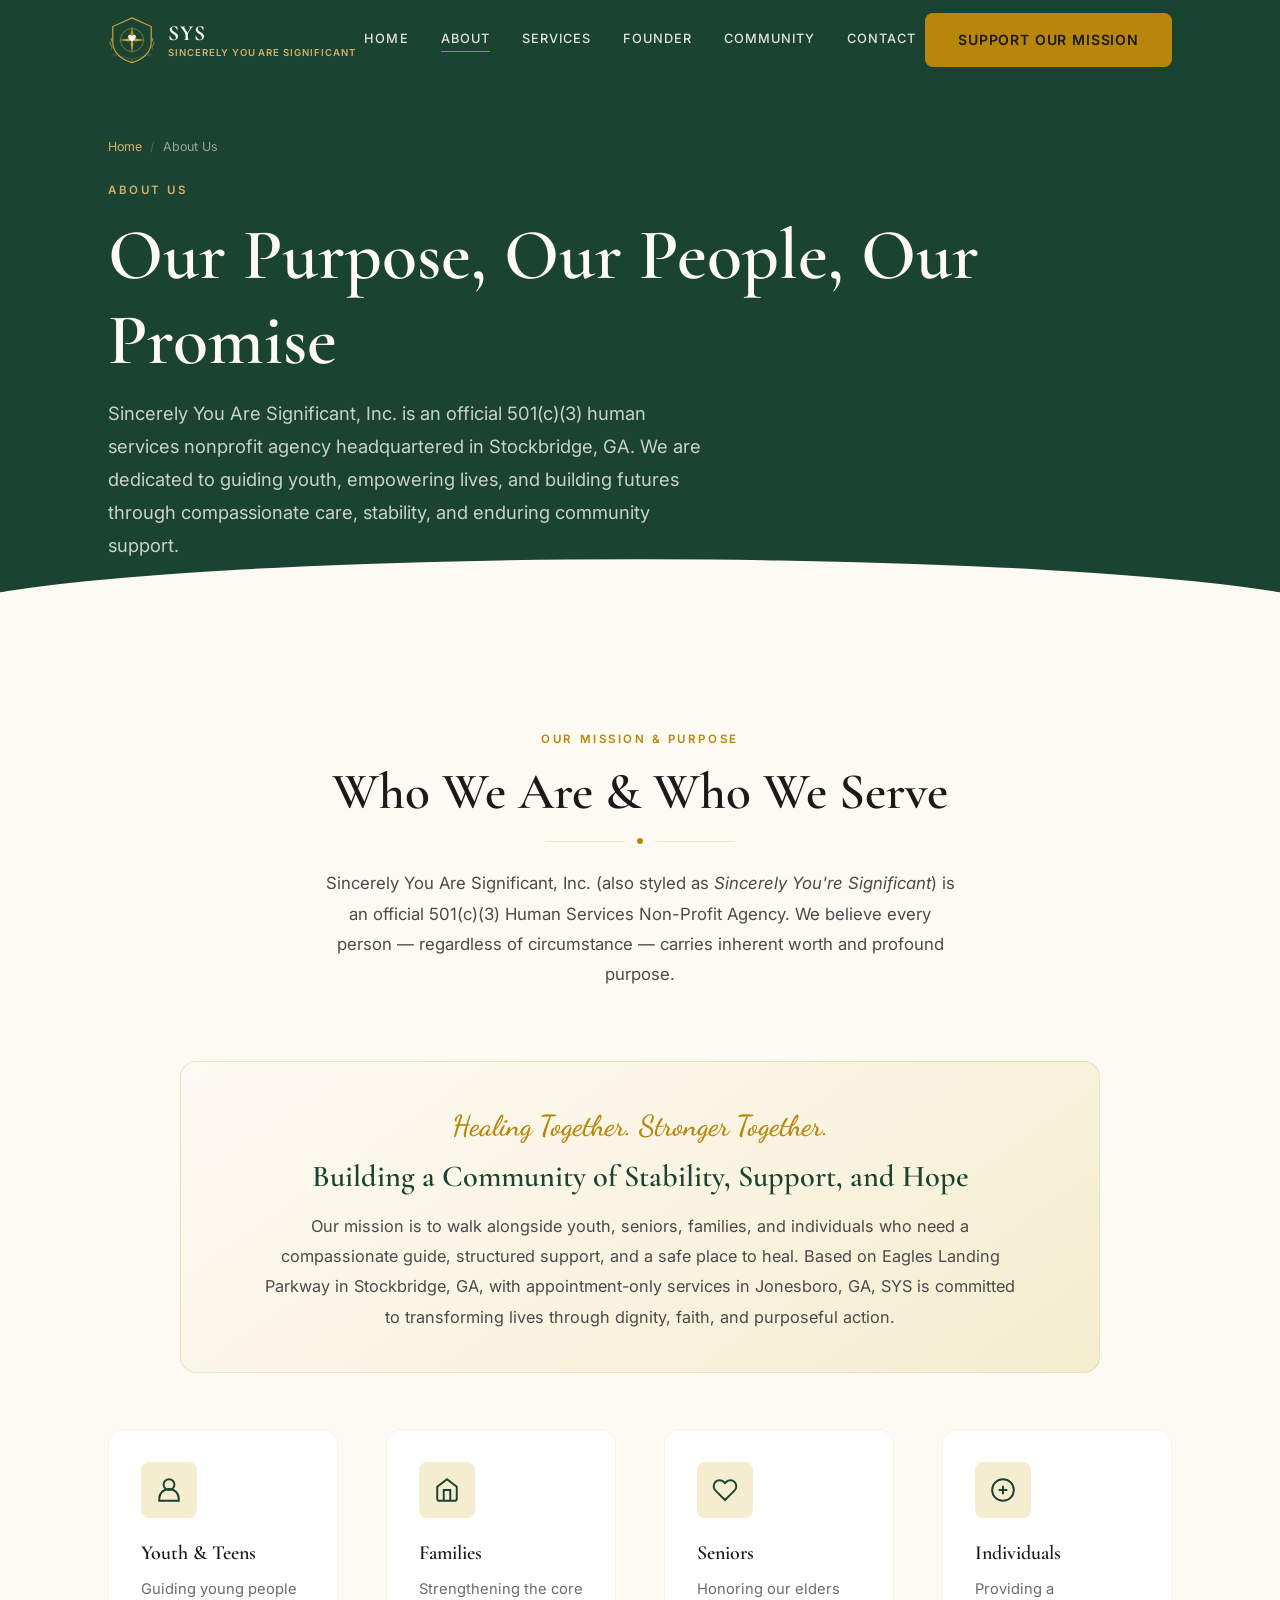
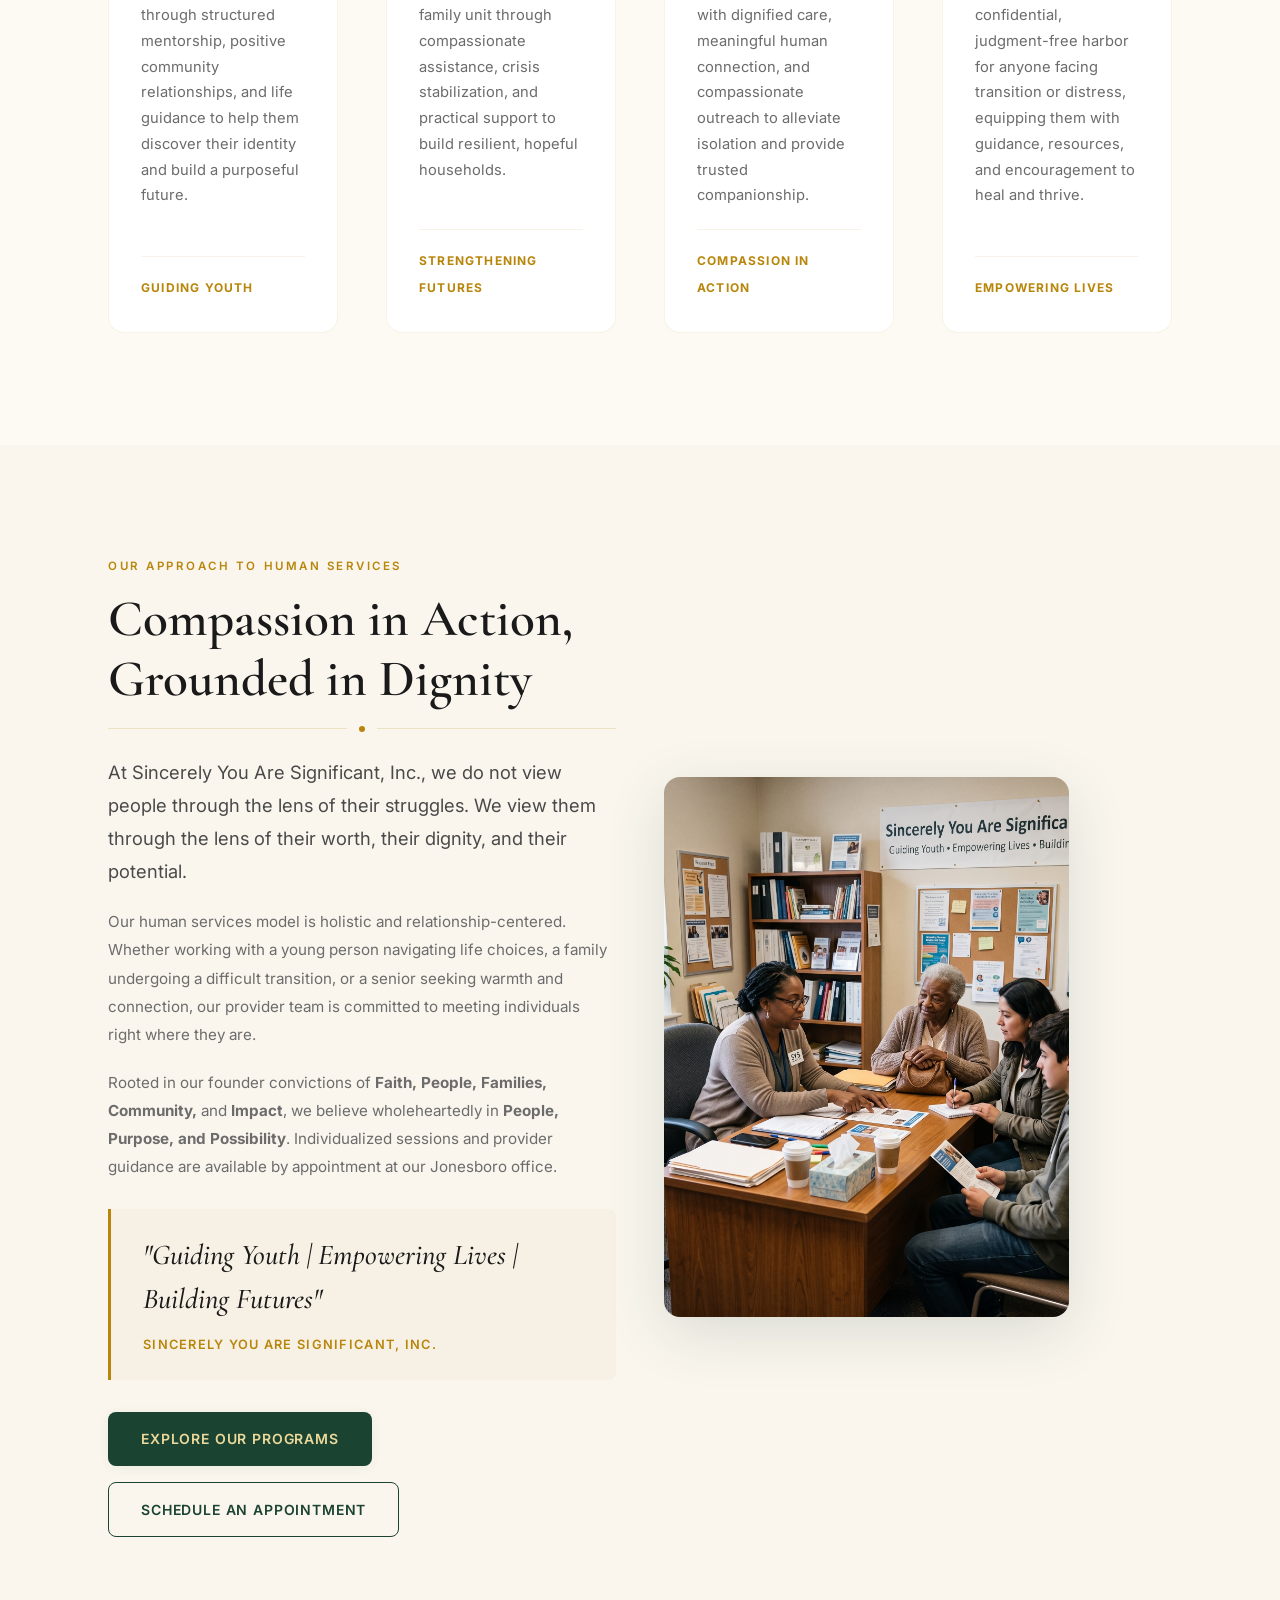
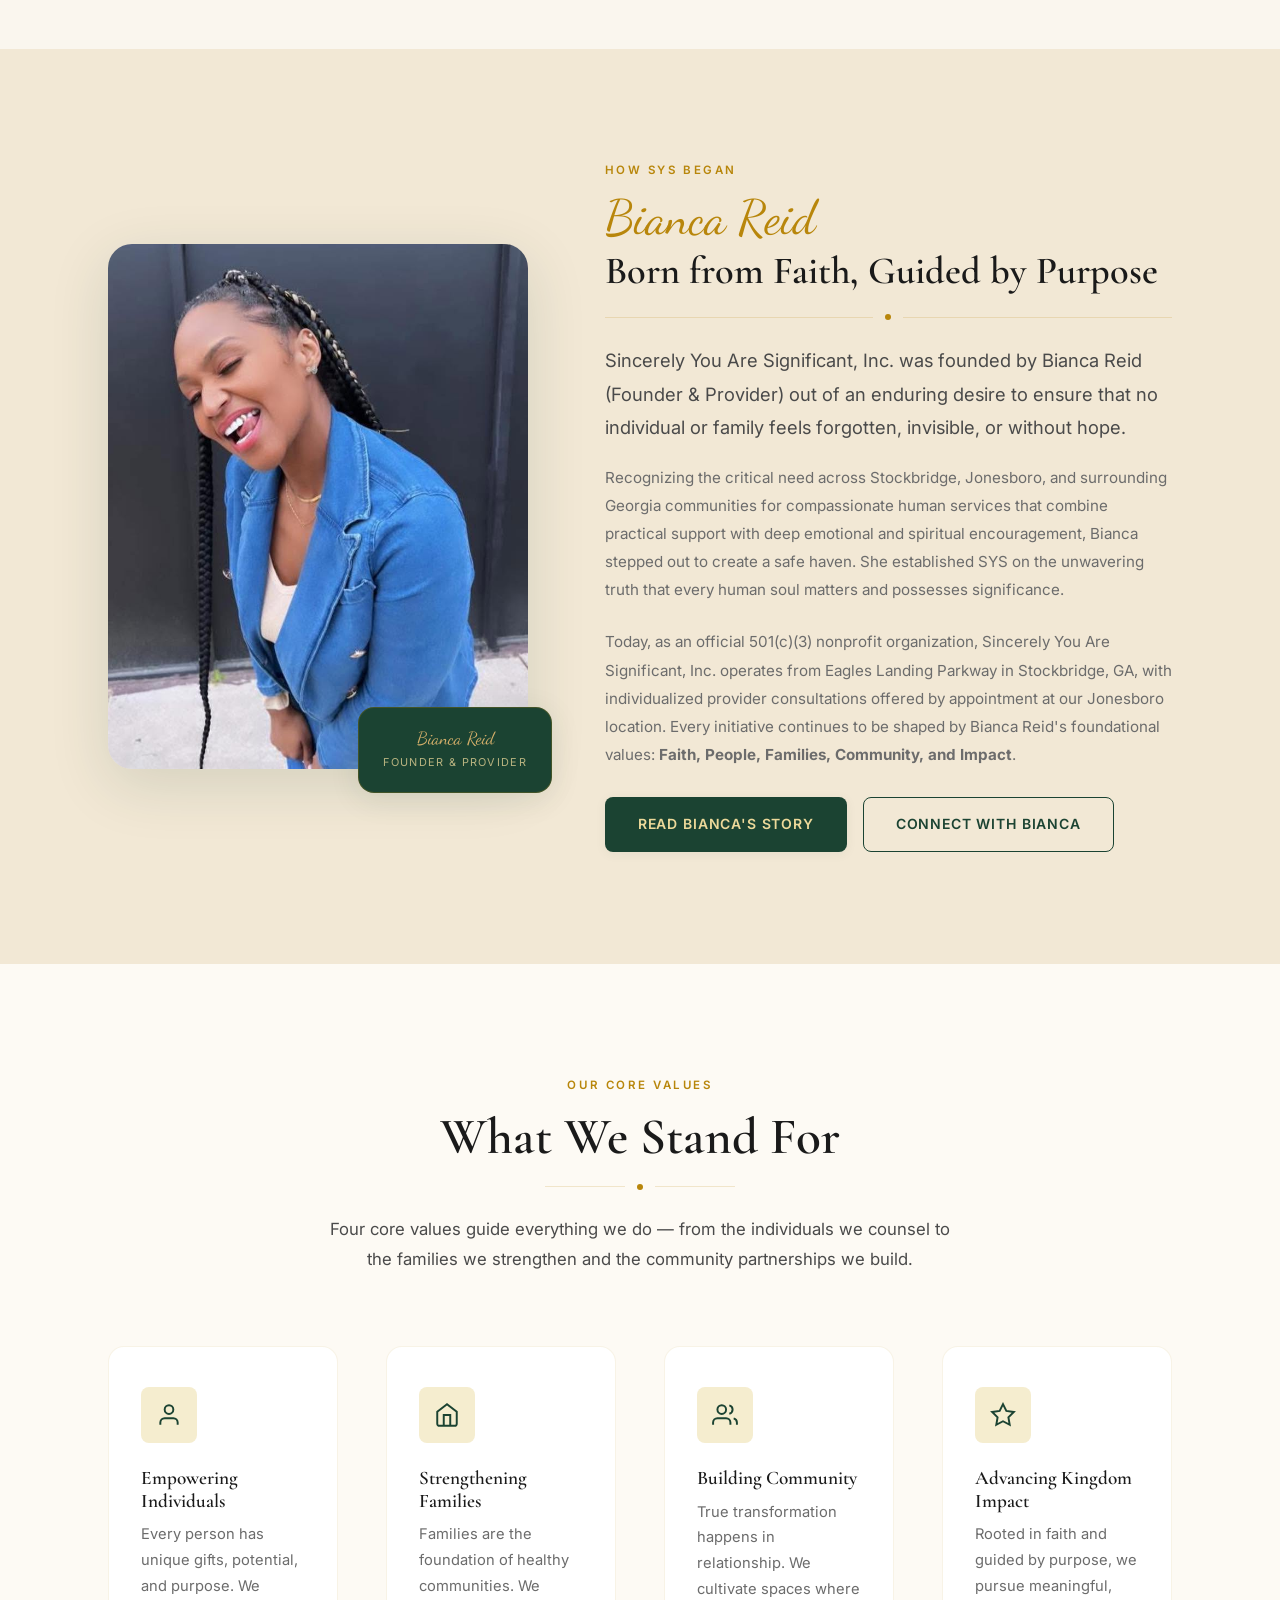
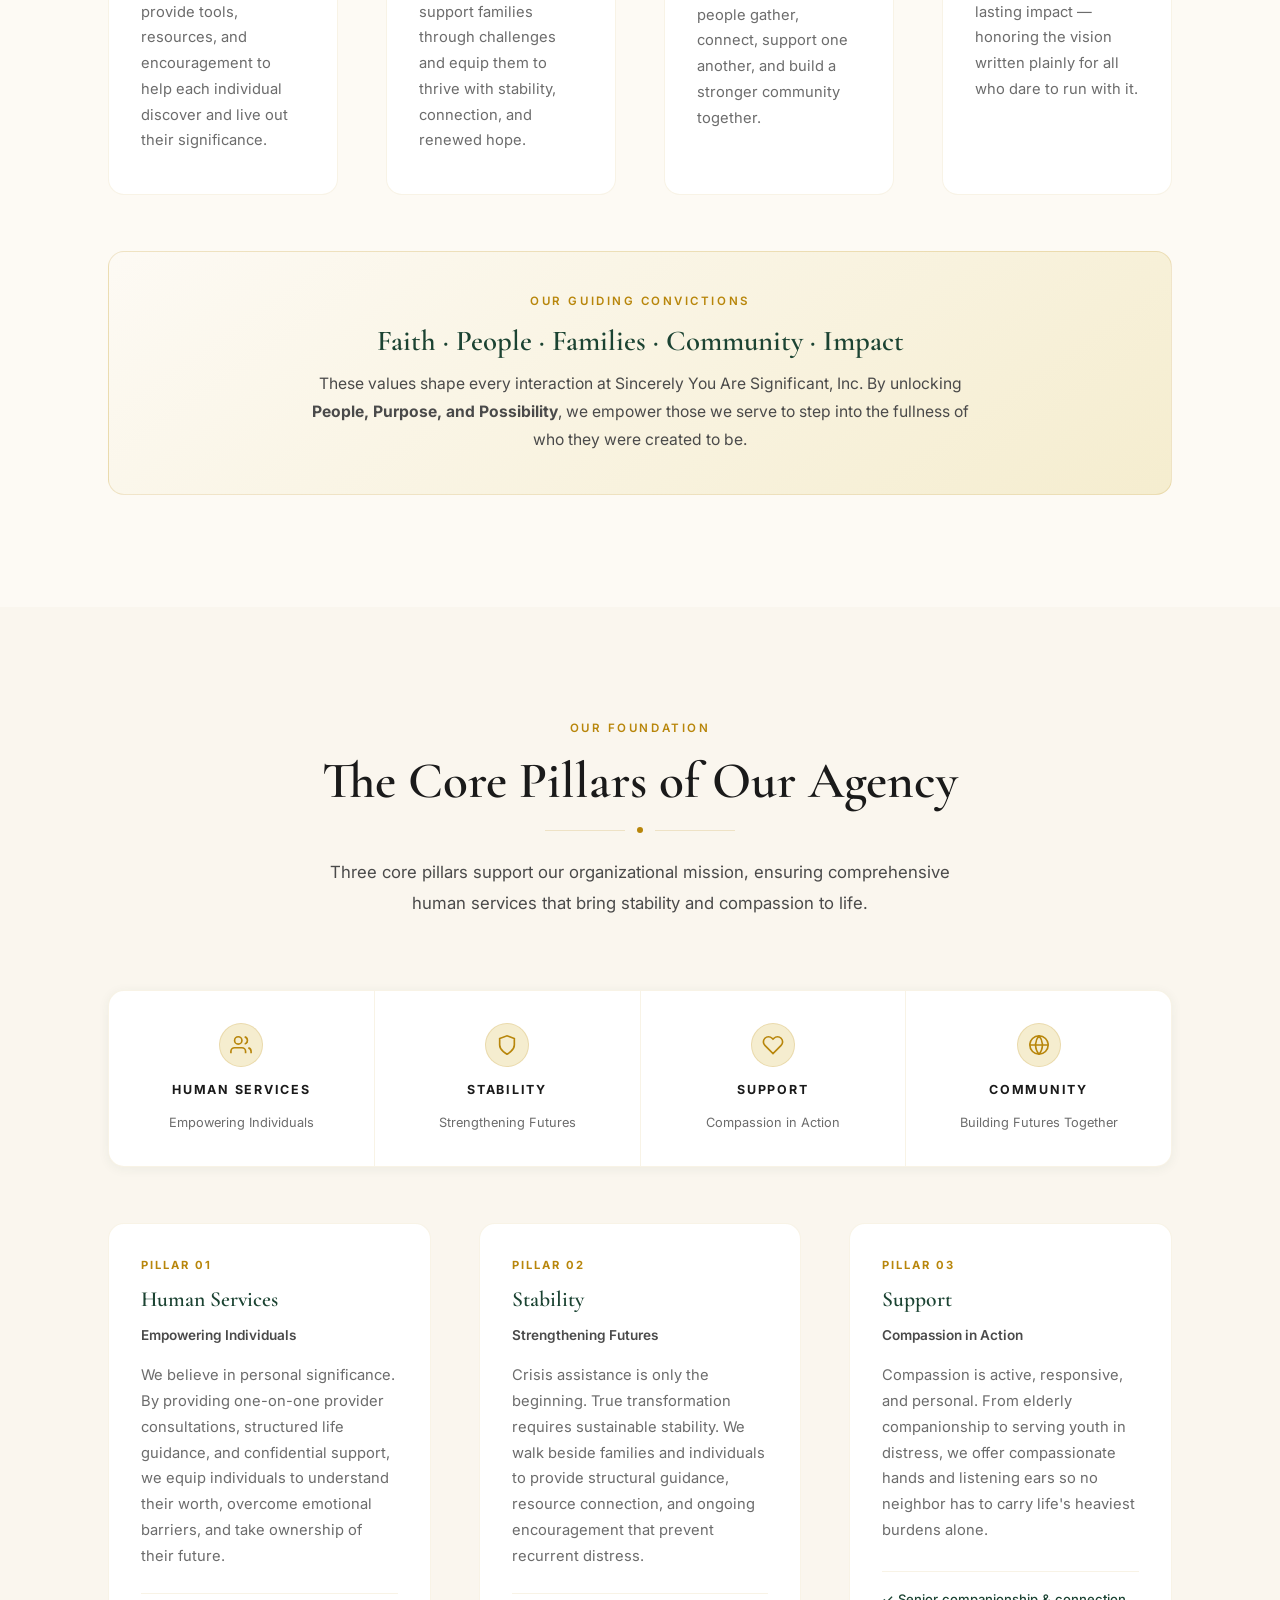
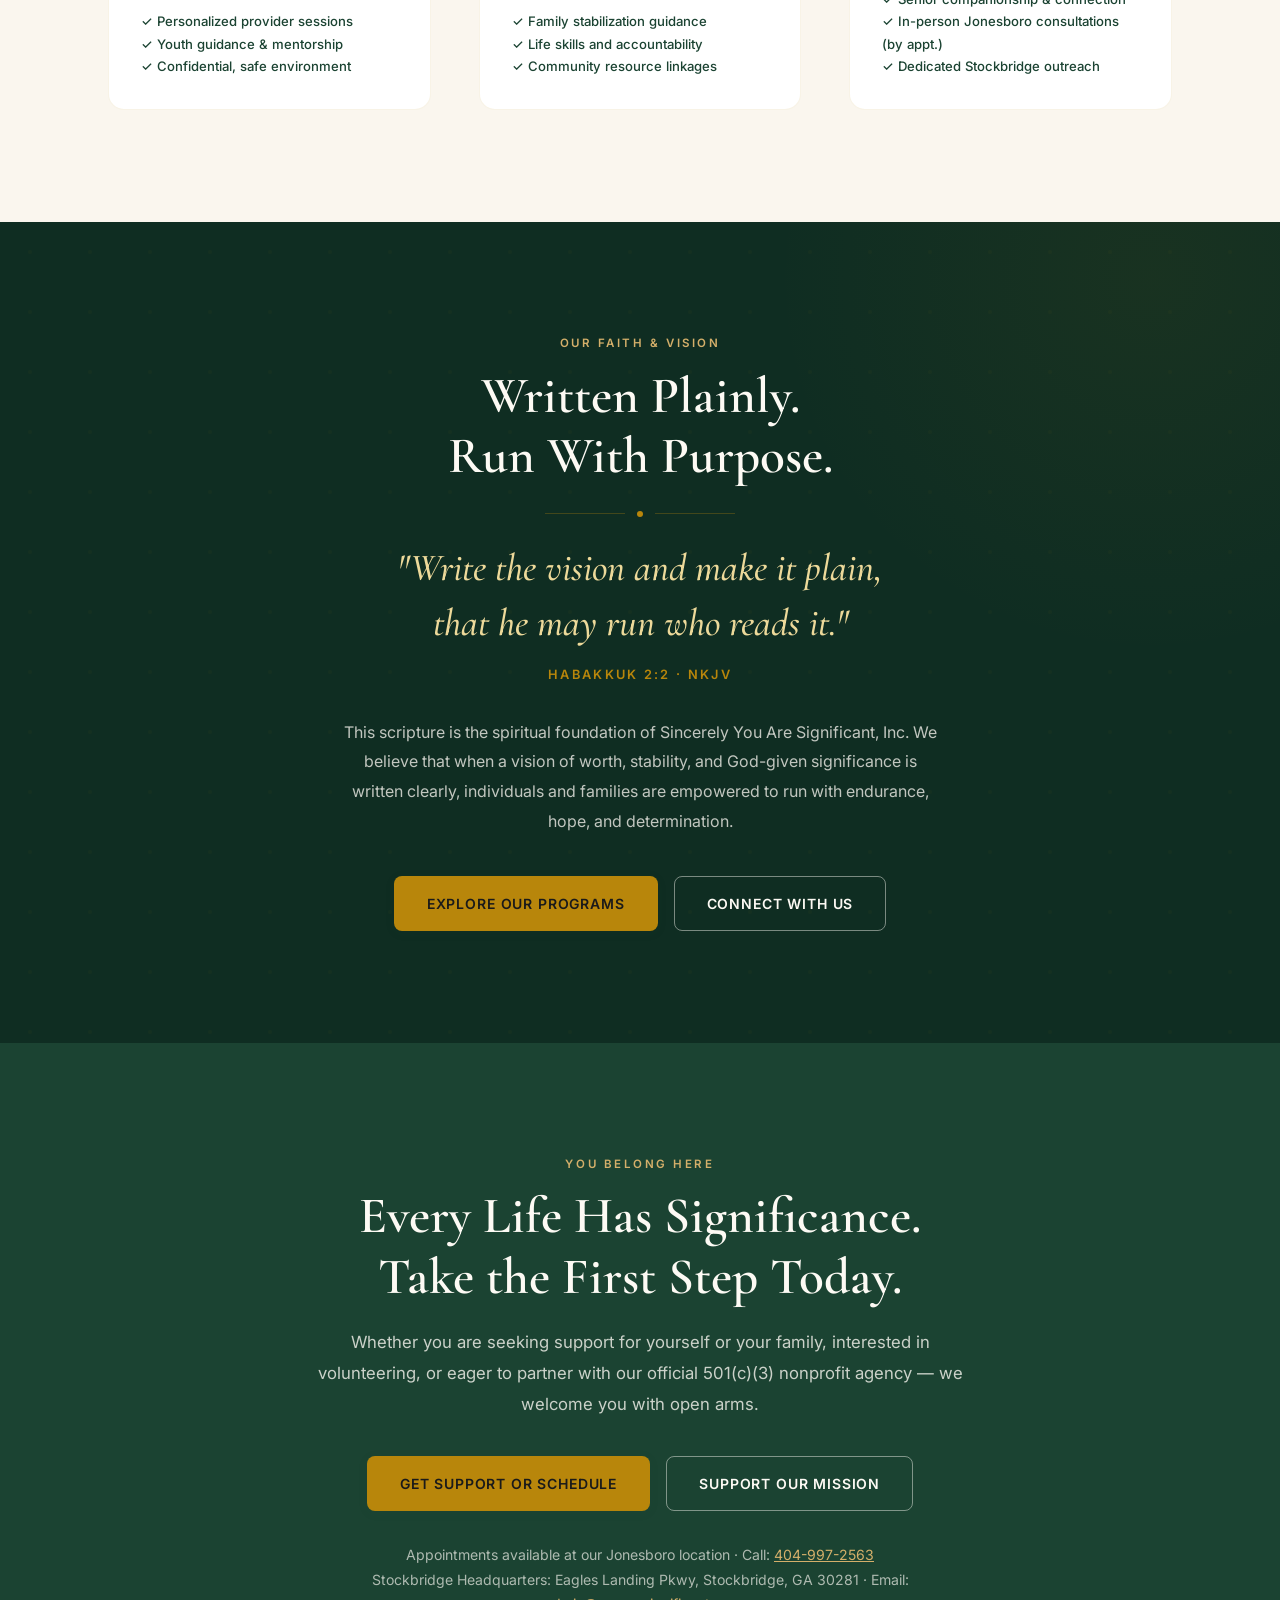
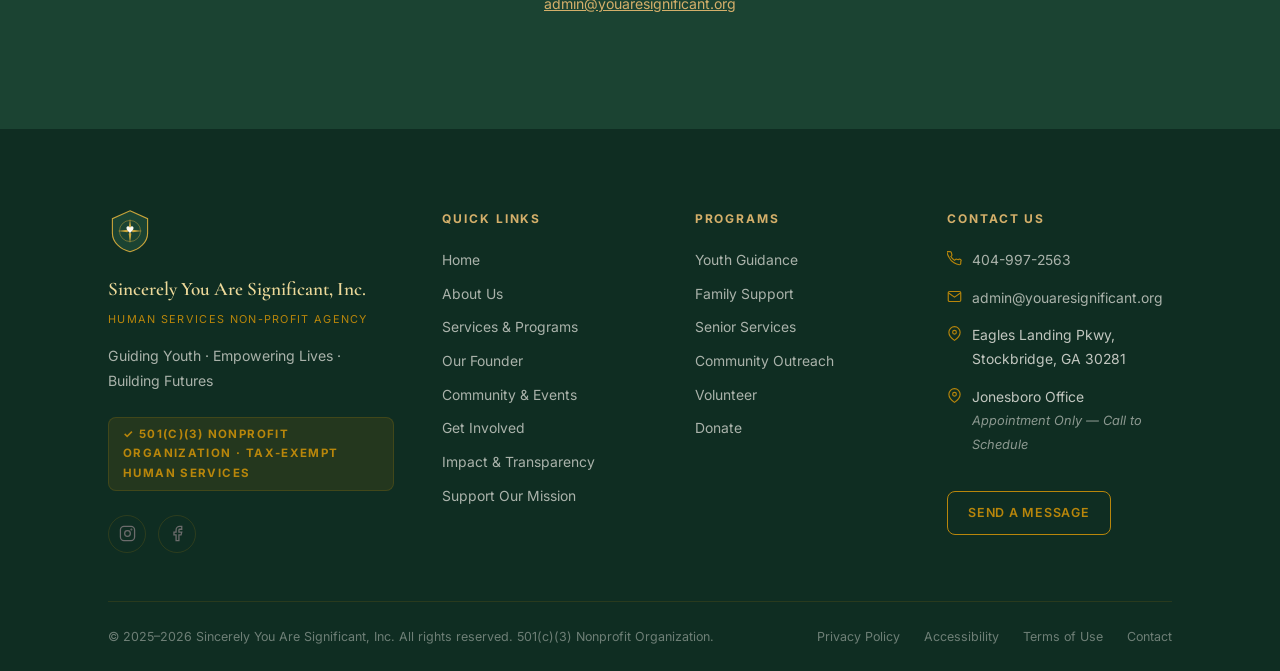
<file: about.html>
<!DOCTYPE html>
<html lang="en">
<head>
  <meta charset="UTF-8" />
  <meta name="viewport" content="width=device-width, initial-scale=1.0" />
  <title>About Us | Sincerely You Are Significant, Inc.</title>
  <meta name="description" content="Learn about Sincerely You Are Significant, Inc. — a 501(c)(3) human services nonprofit in Stockbridge, GA serving youth, seniors, and families." />
  <meta name="keywords" content="About Sincerely You Are Significant, human services nonprofit, Stockbridge GA, Jonesboro GA, Bianca Reid, 501(c)(3), youth guidance, family support, senior services" />
  <meta property="og:title" content="About Us | Sincerely You Are Significant, Inc." />
  <meta property="og:description" content="Learn about Sincerely You Are Significant, Inc. — a 501(c)(3) human services nonprofit in Stockbridge, GA serving youth, seniors, and families." />
  <meta property="og:type" content="website" />
  <meta property="og:url" content="https://youaresignificant.org/about" />
  <meta name="twitter:card" content="summary_large_image" />
  <link rel="canonical" href="https://youaresignificant.org/about" />
  <link rel="stylesheet" href="css/main.css" />
  <link rel="icon" type="image/svg+xml" href="images/favicon.svg" />
  <script type="application/ld+json">
  {
    "@context": "https://schema.org",
    "@type": "AboutPage",
    "name": "About Us | Sincerely You Are Significant, Inc.",
    "description": "Learn about Sincerely You Are Significant, Inc. — a 501(c)(3) human services nonprofit in Stockbridge, GA serving youth, seniors, and families.",
    "url": "https://youaresignificant.org/about",
    "mainEntity": {
      "@type": "NonprofitOrganization",
      "name": "Sincerely You Are Significant, Inc.",
      "alternateName": ["Sincerely You're Significant", "SYS"],
      "url": "https://youaresignificant.org",
      "email": "admin@youaresignificant.org",
      "telephone": "404-997-2563",
      "address": [
        {
          "@type": "PostalAddress",
          "streetAddress": "Eagles Landing Pkwy",
          "addressLocality": "Stockbridge",
          "addressRegion": "GA",
          "postalCode": "30281",
          "addressCountry": "US"
        },
        {
          "@type": "PostalAddress",
          "addressLocality": "Jonesboro",
          "addressRegion": "GA",
          "addressCountry": "US",
          "description": "Appointment Only — Call to Schedule"
        }
      ],
      "description": "Human Services Non-Profit Agency — Guiding Youth, Empowering Lives, Building Futures.",
      "founder": {
        "@type": "Person",
        "name": "Bianca Reid",
        "jobTitle": "Founder & Provider"
      },
      "sameAs": [
        "https://www.instagram.com/thesysorg",
        "https://www.facebook.com/profile.php?id=61594629771230"
      ]
    }
  }
  </script>
</head>
<body>

<a href="#main-content" class="skip-link">Skip to main content</a>

<!-- ======================== NAVIGATION ======================== -->
<nav class="nav" id="mainNav" data-transparent="true" role="navigation" aria-label="Main navigation">
  <div class="nav__inner">
    <a href="index.html" class="nav__logo" aria-label="Sincerely You Are Significant — Home">
      <svg class="nav__logo-mark" viewBox="0 0 100 100" fill="none" xmlns="http://www.w3.org/2000/svg" aria-hidden="true">
        <!-- Shield shape -->
        <path d="M50 4 L90 22 L90 55 C90 75 72 92 50 97 C28 92 10 75 10 55 L10 22 Z" fill="#1B4332" stroke="#C9A43A" stroke-width="2.5"/>
        <!-- Inner shield ring -->
        <circle cx="50" cy="50" r="24" fill="none" stroke="#C9A43A" stroke-width="1.5" opacity="0.7"/>
        <!-- Compass star -->
        <polygon points="50,22 53,44 50,47 47,44" fill="#C9A43A"/>
        <polygon points="50,78 53,56 50,53 47,56" fill="#C9A43A"/>
        <polygon points="22,50 44,47 47,50 44,53" fill="#C9A43A"/>
        <polygon points="78,50 56,47 53,50 56,53" fill="#C9A43A"/>
        <polygon points="50,22 54,38 50,42 46,38" fill="#B8860B" opacity="0.6"/>
        <!-- Heart center -->
        <path d="M50 54 C50 54 42 48 42 43 C42 40 44.5 38 47 39.5 C48.5 40.5 50 42 50 42 C50 42 51.5 40.5 53 39.5 C55.5 38 58 40 58 43 C58 48 50 54 50 54Z" fill="#FDFAF4"/>
        <!-- Laurel left -->
        <path d="M8 55 Q4 50 6 44 Q10 48 8 55Z" fill="#C9A43A" opacity="0.7"/>
        <path d="M6 63 Q2 58 4 52 Q8 56 6 63Z" fill="#C9A43A" opacity="0.6"/>
        <path d="M8 71 Q5 65 7 59 Q11 63 8 71Z" fill="#C9A43A" opacity="0.5"/>
        <!-- Laurel right -->
        <path d="M92 55 Q96 50 94 44 Q90 48 92 55Z" fill="#C9A43A" opacity="0.7"/>
        <path d="M94 63 Q98 58 96 52 Q92 56 94 63Z" fill="#C9A43A" opacity="0.6"/>
        <path d="M92 71 Q95 65 93 59 Q89 63 92 71Z" fill="#C9A43A" opacity="0.5"/>
        <!-- Stem -->
        <line x1="50" y1="90" x2="50" y2="96" stroke="#C9A43A" stroke-width="1.5" opacity="0.6"/>
        <line x1="8" y1="80" x2="50" y2="90" stroke="#C9A43A" stroke-width="1" opacity="0.5"/>
        <line x1="92" y1="80" x2="50" y2="90" stroke="#C9A43A" stroke-width="1" opacity="0.5"/>
      </svg>
      <div class="nav__logo-text">
        <span class="nav__logo-abbr">SYS</span>
        <span class="nav__logo-full">Sincerely You Are Significant</span>
      </div>
    </a>

    <div class="nav__links" role="menubar">
      <a href="index.html" class="nav__link" role="menuitem">Home</a>
      <a href="about.html" class="nav__link active" role="menuitem">About</a>
      <a href="services.html" class="nav__link" role="menuitem">Services</a>
      <a href="founder.html" class="nav__link" role="menuitem">Founder</a>
      <a href="community.html" class="nav__link" role="menuitem">Community</a>
      <a href="contact.html" class="nav__link" role="menuitem">Contact</a>
    </div>

    <div class="nav__cta">
      <a href="support.html" class="btn btn--gold" id="navDonateBtn">Support Our Mission</a>
      <button class="nav__hamburger" id="hamburger" aria-label="Toggle navigation menu" aria-expanded="false" aria-controls="mobileNav">
        <span></span><span></span><span></span>
      </button>
    </div>
  </div>
</nav>

<!-- Mobile Nav -->
<div class="nav__overlay" id="navOverlay" aria-hidden="true"></div>
<nav class="nav__mobile" id="mobileNav" aria-label="Mobile navigation" aria-hidden="true">
  <a href="index.html" class="nav__mobile-link">Home</a>
  <a href="about.html" class="nav__mobile-link active">About Us</a>
  <a href="services.html" class="nav__mobile-link">Services &amp; Programs</a>
  <a href="founder.html" class="nav__mobile-link">Our Founder</a>
  <a href="community.html" class="nav__mobile-link">Community &amp; Events</a>
  <a href="contact.html" class="nav__mobile-link">Get Support</a>
  <div class="nav__mobile-cta">
    <a href="support.html" class="btn btn--gold" style="width:100%;justify-content:center;">Support Our Mission</a>
    <a href="contact.html" class="btn btn--outline" style="width:100%;justify-content:center;margin-top:0.75rem;">Contact Us</a>
  </div>
  <div style="margin-top:2rem;padding-top:1.5rem;border-top:1px solid rgba(184,134,11,0.15);">
    <p style="font-size:0.75rem;color:var(--text-lighter);margin-bottom:0.5rem;">Connect With Us</p>
    <div class="social-links">
      <a href="https://www.instagram.com/thesysorg" target="_blank" rel="noopener" class="social-link" aria-label="Instagram">
        <svg viewBox="0 0 24 24" fill="none" stroke="currentColor" stroke-width="1.8"><rect x="2" y="2" width="20" height="20" rx="5" ry="5"/><circle cx="12" cy="12" r="4"/><circle cx="17.5" cy="6.5" r="0.5" fill="currentColor"/></svg>
      </a>
      <a href="https://www.facebook.com/profile.php?id=61594629771230" target="_blank" rel="noopener" class="social-link" aria-label="Facebook">
        <svg viewBox="0 0 24 24" fill="none" stroke="currentColor" stroke-width="1.8"><path d="M18 2h-3a5 5 0 00-5 5v3H7v4h3v8h4v-8h3l1-4h-4V7a1 1 0 011-1h3z"/></svg>
      </a>
    </div>
  </div>
</nav>

<!-- ======================== PAGE HERO ======================== -->
<header class="page-hero" role="banner">
  <div class="container">
    <div class="fade-up">
      <nav class="breadcrumb" aria-label="Breadcrumb">
        <a href="index.html">Home</a>
        <span class="breadcrumb__sep" aria-hidden="true">/</span>
        <span aria-current="page">About Us</span>
      </nav>
      <span class="eyebrow">About Us</span>
      <h1 id="aboutHeroHeading">Our Purpose, Our People, Our Promise</h1>
      <p class="lead">
        Sincerely You Are Significant, Inc. is an official 501(c)(3) human services nonprofit agency headquartered in Stockbridge, GA. We are dedicated to guiding youth, empowering lives, and building futures through compassionate care, stability, and enduring community support.
      </p>
    </div>
  </div>
</header>

<!-- ======================== MISSION STATEMENT ======================== -->
<section class="section bg-cream" id="mission" aria-labelledby="missionHeading">
  <div class="container">
    <div class="section-header centered fade-up">
      <span class="eyebrow">Our Mission &amp; Purpose</span>
      <h2 id="missionHeading">Who We Are &amp; Who We Serve</h2>
      <div class="divider centered">
        <div class="divider__line"></div>
        <div class="divider__dot"></div>
        <div class="divider__line"></div>
      </div>
      <p>
        Sincerely You Are Significant, Inc. (also styled as <em>Sincerely You're Significant</em>) is an official 501(c)(3) Human Services Non-Profit Agency. We believe every person — regardless of circumstance — carries inherent worth and profound purpose.
      </p>
    </div>

    <!-- Core Philosophy Lead -->
    <div class="card card--gold fade-up" style="max-width:920px;margin:0 auto 3.5rem;padding:2.5rem;text-align:center;">
      <span class="script" style="font-size:1.8rem;display:block;margin-bottom:0.5rem;">Healing Together. Stronger Together.</span>
      <h3 style="font-size:clamp(1.4rem,3vw,1.9rem);color:var(--forest);margin-bottom:1rem;">Building a Community of Stability, Support, and Hope</h3>
      <p style="color:var(--text-mid);font-size:1.02rem;line-height:1.85;max-width:760px;margin:0 auto;">
        Our mission is to walk alongside youth, seniors, families, and individuals who need a compassionate guide, structured support, and a safe place to heal. Based on Eagles Landing Parkway in Stockbridge, GA, with appointment-only services in Jonesboro, GA, SYS is committed to transforming lives through dignity, faith, and purposeful action.
      </p>
    </div>

    <!-- Who We Serve Grid -->
    <div class="grid-4 stagger" role="list">
      <!-- Youth & Teens -->
      <div class="card" role="listitem" style="display:flex;flex-direction:column;">
        <div class="value-card__icon" aria-hidden="true">
          <svg viewBox="0 0 24 24" fill="none" stroke="currentColor" stroke-width="1.8">
            <path d="M12 2a5 5 0 100 10 5 5 0 000-10zM3 20a9 9 0 0118 0v2H3v-2z"/>
          </svg>
        </div>
        <h4 style="margin-bottom:0.75rem;font-size:1.25rem;">Youth &amp; Teens</h4>
        <p style="font-size:0.92rem;color:var(--text-light);line-height:1.75;flex:1;">
          Guiding young people through structured mentorship, positive community relationships, and life guidance to help them discover their identity and build a purposeful future.
        </p>
        <div style="margin-top:1.25rem;padding-top:1rem;border-top:1px solid var(--border-light);">
          <span style="font-size:0.75rem;font-weight:700;letter-spacing:0.1em;text-transform:uppercase;color:var(--gold);">Guiding Youth</span>
        </div>
      </div>

      <!-- Families -->
      <div class="card" role="listitem" style="display:flex;flex-direction:column;">
        <div class="value-card__icon" aria-hidden="true">
          <svg viewBox="0 0 24 24" fill="none" stroke="currentColor" stroke-width="1.8">
            <path d="M3 9l9-7 9 7v11a2 2 0 01-2 2H5a2 2 0 01-2-2z"/>
            <polyline points="9 22 9 12 15 12 15 22"/>
          </svg>
        </div>
        <h4 style="margin-bottom:0.75rem;font-size:1.25rem;">Families</h4>
        <p style="font-size:0.92rem;color:var(--text-light);line-height:1.75;flex:1;">
          Strengthening the core family unit through compassionate assistance, crisis stabilization, and practical support to build resilient, hopeful households.
        </p>
        <div style="margin-top:1.25rem;padding-top:1rem;border-top:1px solid var(--border-light);">
          <span style="font-size:0.75rem;font-weight:700;letter-spacing:0.1em;text-transform:uppercase;color:var(--gold);">Strengthening Futures</span>
        </div>
      </div>

      <!-- Seniors -->
      <div class="card" role="listitem" style="display:flex;flex-direction:column;">
        <div class="value-card__icon" aria-hidden="true">
          <svg viewBox="0 0 24 24" fill="none" stroke="currentColor" stroke-width="1.8">
            <path d="M20.84 4.61a5.5 5.5 0 00-7.78 0L12 5.67l-1.06-1.06a5.5 5.5 0 00-7.78 7.78l1.06 1.06L12 21.23l7.78-7.78 1.06-1.06a5.5 5.5 0 000-7.78z"/>
          </svg>
        </div>
        <h4 style="margin-bottom:0.75rem;font-size:1.25rem;">Seniors</h4>
        <p style="font-size:0.92rem;color:var(--text-light);line-height:1.75;flex:1;">
          Honoring our elders with dignified care, meaningful human connection, and compassionate outreach to alleviate isolation and provide trusted companionship.
        </p>
        <div style="margin-top:1.25rem;padding-top:1rem;border-top:1px solid var(--border-light);">
          <span style="font-size:0.75rem;font-weight:700;letter-spacing:0.1em;text-transform:uppercase;color:var(--gold);">Compassion in Action</span>
        </div>
      </div>

      <!-- Individuals in Need -->
      <div class="card" role="listitem" style="display:flex;flex-direction:column;">
        <div class="value-card__icon" aria-hidden="true">
          <svg viewBox="0 0 24 24" fill="none" stroke="currentColor" stroke-width="1.8">
            <circle cx="12" cy="12" r="10"/>
            <path d="M12 8v8M8 12h8"/>
          </svg>
        </div>
        <h4 style="margin-bottom:0.75rem;font-size:1.25rem;">Individuals</h4>
        <p style="font-size:0.92rem;color:var(--text-light);line-height:1.75;flex:1;">
          Providing a confidential, judgment-free harbor for anyone facing transition or distress, equipping them with guidance, resources, and encouragement to heal and thrive.
        </p>
        <div style="margin-top:1.25rem;padding-top:1rem;border-top:1px solid var(--border-light);">
          <span style="font-size:0.75rem;font-weight:700;letter-spacing:0.1em;text-transform:uppercase;color:var(--gold);">Empowering Lives</span>
        </div>
      </div>
    </div>
  </div>
</section>

<!-- ======================== ORGANIZATION APPROACH ======================== -->
<section class="section bg-ivory" id="approach" aria-labelledby="approachHeading">
  <div class="container">
    <div class="grid-2">
      <!-- Text Column -->
      <div class="fade-up">
        <span class="eyebrow">Our Approach to Human Services</span>
        <h2 id="approachHeading">Compassion in Action, Grounded in Dignity</h2>
        <div class="divider">
          <div class="divider__line"></div>
          <div class="divider__dot"></div>
          <div class="divider__line"></div>
        </div>

        <p class="lead" style="margin-bottom:1.25rem;">
          At Sincerely You Are Significant, Inc., we do not view people through the lens of their struggles. We view them through the lens of their worth, their dignity, and their potential.
        </p>

        <p style="color:var(--text-light);font-size:0.95rem;line-height:1.85;margin-bottom:1.25rem;">
          Our human services model is holistic and relationship-centered. Whether working with a young person navigating life choices, a family undergoing a difficult transition, or a senior seeking warmth and connection, our provider team is committed to meeting individuals right where they are.
        </p>

        <p style="color:var(--text-light);font-size:0.95rem;line-height:1.85;margin-bottom:1.75rem;">
          Rooted in our founder convictions of <strong>Faith, People, Families, Community,</strong> and <strong>Impact</strong>, we believe wholeheartedly in <strong>People, Purpose, and Possibility</strong>. Individualized sessions and provider guidance are available by appointment at our Jonesboro office.
        </p>

        <div class="quote-block" style="margin-bottom:2rem;">
          <p>"Guiding Youth | Empowering Lives | Building Futures"</p>
          <cite>Sincerely You Are Significant, Inc.</cite>
        </div>

        <div class="btn-group">
          <a href="services.html" class="btn btn--primary" id="approachServicesBtn">Explore Our Programs</a>
          <a href="contact.html" class="btn btn--outline" id="approachContactBtn">Schedule an Appointment</a>
        </div>
      </div>

      <!-- Image Column -->
      <div class="fade-in" style="transition-delay:0.2s;">
        <div class="img-frame img-frame--portrait" style="box-shadow:var(--shadow-lg);max-height:540px;">
          <img src="images/community_gathering.png" alt="A gathering of community members sharing support, fellowship, and encouragement with Sincerely You Are Significant, Inc." loading="lazy" />
        </div>
      </div>
    </div>
  </div>
</section>

<!-- ======================== OUR STORY ======================== -->
<section class="section bg-beige" id="story" aria-labelledby="storyHeading">
  <div class="container">
    <div class="founder-block">
      <!-- Founder Image -->
      <div class="founder-block__image fade-in">
        <div class="founder-block__photo">
          <img src="images/founder_bianca_reid.png" alt="Bianca Reid, Founder and Provider of Sincerely You Are Significant, Inc." loading="lazy" />
        </div>
        <div class="founder-block__badge">
          <span class="founder-block__badge-title">Bianca Reid</span>
          <span class="founder-block__badge-role">Founder &amp; Provider</span>
        </div>
      </div>

      <!-- Story Narrative -->
      <div class="fade-up" style="transition-delay:0.15s;">
        <span class="eyebrow">How SYS Began</span>
        <div class="founder-block__name">Bianca Reid</div>
        <h2 id="storyHeading" style="font-size:clamp(1.6rem,3.5vw,2.4rem);margin-bottom:1.25rem;margin-top:0.25rem;">
          Born from Faith, Guided by Purpose
        </h2>
        <div class="divider">
          <div class="divider__line"></div>
          <div class="divider__dot"></div>
          <div class="divider__line"></div>
        </div>

        <p class="lead" style="margin-bottom:1.25rem;">
          Sincerely You Are Significant, Inc. was founded by Bianca Reid (Founder &amp; Provider) out of an enduring desire to ensure that no individual or family feels forgotten, invisible, or without hope.
        </p>

        <p style="color:var(--text-light);font-size:0.95rem;line-height:1.85;margin-bottom:1.5rem;">
          Recognizing the critical need across Stockbridge, Jonesboro, and surrounding Georgia communities for compassionate human services that combine practical support with deep emotional and spiritual encouragement, Bianca stepped out to create a safe haven. She established SYS on the unwavering truth that every human soul matters and possesses significance.
        </p>

        <p style="color:var(--text-light);font-size:0.95rem;line-height:1.85;margin-bottom:1.75rem;">
          Today, as an official 501(c)(3) nonprofit organization, Sincerely You Are Significant, Inc. operates from Eagles Landing Parkway in Stockbridge, GA, with individualized provider consultations offered by appointment at our Jonesboro location. Every initiative continues to be shaped by Bianca Reid's foundational values: <strong>Faith, People, Families, Community, and Impact</strong>.
        </p>

        <div class="btn-group">
          <a href="founder.html" class="btn btn--primary" id="storyFounderBtn">Read Bianca's Story</a>
          <a href="contact.html" class="btn btn--outline" id="storyContactBtn">Connect With Bianca</a>
        </div>
      </div>
    </div>
  </div>
</section>

<!-- ======================== VALUES SECTION ======================== -->
<section class="section bg-cream" id="values" aria-labelledby="valuesHeading">
  <div class="container">
    <div class="section-header centered fade-up">
      <span class="eyebrow">Our Core Values</span>
      <h2 id="valuesHeading">What We Stand For</h2>
      <div class="divider centered">
        <div class="divider__line"></div>
        <div class="divider__dot"></div>
        <div class="divider__line"></div>
      </div>
      <p>
        Four core values guide everything we do — from the individuals we counsel to the families we strengthen and the community partnerships we build.
      </p>
    </div>

    <div class="grid-4 stagger" role="list">
      <!-- Value 1 -->
      <div class="value-card" role="listitem">
        <div class="value-card__icon" aria-hidden="true">
          <svg viewBox="0 0 24 24" fill="none" stroke="currentColor" stroke-width="1.8">
            <path d="M20 21v-2a4 4 0 00-4-4H8a4 4 0 00-4 4v2"/>
            <circle cx="12" cy="7" r="4"/>
          </svg>
        </div>
        <h4>Empowering Individuals</h4>
        <p>
          Every person has unique gifts, potential, and purpose. We provide tools, resources, and encouragement to help each individual discover and live out their significance.
        </p>
      </div>

      <!-- Value 2 -->
      <div class="value-card" role="listitem">
        <div class="value-card__icon" aria-hidden="true">
          <svg viewBox="0 0 24 24" fill="none" stroke="currentColor" stroke-width="1.8">
            <path d="M3 9l9-7 9 7v11a2 2 0 01-2 2H5a2 2 0 01-2-2z"/>
            <polyline points="9 22 9 12 15 12 15 22"/>
          </svg>
        </div>
        <h4>Strengthening Families</h4>
        <p>
          Families are the foundation of healthy communities. We support families through challenges and equip them to thrive with stability, connection, and renewed hope.
        </p>
      </div>

      <!-- Value 3 -->
      <div class="value-card" role="listitem">
        <div class="value-card__icon" aria-hidden="true">
          <svg viewBox="0 0 24 24" fill="none" stroke="currentColor" stroke-width="1.8">
            <path d="M17 21v-2a4 4 0 00-4-4H5a4 4 0 00-4 4v2"/>
            <circle cx="9" cy="7" r="4"/>
            <path d="M23 21v-2a4 4 0 00-3-3.87"/>
            <path d="M16 3.13a4 4 0 010 7.75"/>
          </svg>
        </div>
        <h4>Building Community</h4>
        <p>
          True transformation happens in relationship. We cultivate spaces where people gather, connect, support one another, and build a stronger community together.
        </p>
      </div>

      <!-- Value 4 -->
      <div class="value-card" role="listitem">
        <div class="value-card__icon" aria-hidden="true">
          <svg viewBox="0 0 24 24" fill="none" stroke="currentColor" stroke-width="1.8">
            <polygon points="12 2 15.09 8.26 22 9.27 17 14.14 18.18 21.02 12 17.77 5.82 21.02 7 14.14 2 9.27 8.91 8.26 12 2"/>
          </svg>
        </div>
        <h4>Advancing Kingdom Impact</h4>
        <p>
          Rooted in faith and guided by purpose, we pursue meaningful, lasting impact — honoring the vision written plainly for all who dare to run with it.
        </p>
      </div>
    </div>

    <!-- Founder Convictions Callout -->
    <div class="card card--gold fade-up" style="margin-top:3.5rem;text-align:center;padding:2.5rem 2rem;">
      <span class="eyebrow">Our Guiding Convictions</span>
      <h3 style="font-size:clamp(1.3rem,2.8vw,1.8rem);color:var(--forest);margin-bottom:0.75rem;">
        Faith · People · Families · Community · Impact
      </h3>
      <p style="color:var(--text-mid);font-size:0.98rem;line-height:1.8;max-width:680px;margin:0 auto;">
        These values shape every interaction at Sincerely You Are Significant, Inc. By unlocking <strong>People, Purpose, and Possibility</strong>, we empower those we serve to step into the fullness of who they were created to be.
      </p>
    </div>
  </div>
</section>

<!-- ======================== PILLARS SECTION ======================== -->
<section class="section bg-ivory" id="pillars" aria-labelledby="pillarsHeading">
  <div class="container">
    <div class="section-header centered fade-up">
      <span class="eyebrow">Our Foundation</span>
      <h2 id="pillarsHeading">The Core Pillars of Our Agency</h2>
      <div class="divider centered">
        <div class="divider__line"></div>
        <div class="divider__dot"></div>
        <div class="divider__line"></div>
      </div>
      <p>
        Three core pillars support our organizational mission, ensuring comprehensive human services that bring stability and compassion to life.
      </p>
    </div>

    <!-- Pillars Bar -->
    <div class="pillars fade-up" role="list" style="margin-bottom:3.5rem;">
      <div class="pillar" role="listitem">
        <div class="pillar__icon" aria-hidden="true">
          <svg viewBox="0 0 24 24" fill="none" stroke="currentColor" stroke-width="1.8">
            <path d="M17 21v-2a4 4 0 00-4-4H5a4 4 0 00-4 4v2"/>
            <circle cx="9" cy="7" r="4"/>
            <path d="M23 21v-2a4 4 0 00-3-3.87"/>
            <path d="M16 3.13a4 4 0 010 7.75"/>
          </svg>
        </div>
        <span class="pillar__title">Human Services</span>
        <span class="pillar__sub">Empowering Individuals</span>
      </div>

      <div class="pillar" role="listitem">
        <div class="pillar__icon" aria-hidden="true">
          <svg viewBox="0 0 24 24" fill="none" stroke="currentColor" stroke-width="1.8">
            <path d="M12 22s8-4 8-10V5l-8-3-8 3v7c0 6 8 10 8 10z"/>
          </svg>
        </div>
        <span class="pillar__title">Stability</span>
        <span class="pillar__sub">Strengthening Futures</span>
      </div>

      <div class="pillar" role="listitem">
        <div class="pillar__icon" aria-hidden="true">
          <svg viewBox="0 0 24 24" fill="none" stroke="currentColor" stroke-width="1.8">
            <path d="M20.84 4.61a5.5 5.5 0 00-7.78 0L12 5.67l-1.06-1.06a5.5 5.5 0 00-7.78 7.78l1.06 1.06L12 21.23l7.78-7.78 1.06-1.06a5.5 5.5 0 000-7.78z"/>
          </svg>
        </div>
        <span class="pillar__title">Support</span>
        <span class="pillar__sub">Compassion in Action</span>
      </div>

      <div class="pillar" role="listitem">
        <div class="pillar__icon" aria-hidden="true">
          <svg viewBox="0 0 24 24" fill="none" stroke="currentColor" stroke-width="1.8">
            <circle cx="12" cy="12" r="10"/>
            <path d="M2 12h20M12 2a15.3 15.3 0 010 20M12 2a15.3 15.3 0 000 20"/>
          </svg>
        </div>
        <span class="pillar__title">Community</span>
        <span class="pillar__sub">Building Futures Together</span>
      </div>
    </div>

    <!-- Detailed 3-Pillar Cards -->
    <div class="grid-3 stagger">
      <!-- Pillar 1 -->
      <div class="card" style="display:flex;flex-direction:column;">
        <span style="font-size:0.7rem;font-weight:700;letter-spacing:0.18em;text-transform:uppercase;color:var(--gold);margin-bottom:0.75rem;">
          Pillar 01
        </span>
        <h3 style="font-size:1.35rem;color:var(--forest);margin-bottom:0.75rem;">
          Human Services
        </h3>
        <span style="font-size:0.85rem;font-weight:600;color:var(--text-mid);margin-bottom:1rem;display:block;">
          Empowering Individuals
        </span>
        <p style="font-size:0.92rem;color:var(--text-light);line-height:1.75;flex:1;">
          We believe in personal significance. By providing one-on-one provider consultations, structured life guidance, and confidential support, we equip individuals to understand their worth, overcome emotional barriers, and take ownership of their future.
        </p>
        <div style="margin-top:1.5rem;padding-top:1rem;border-top:1px solid var(--border-light);">
          <p style="font-size:0.82rem;color:var(--forest);font-weight:500;">
            ✓ Personalized provider sessions<br>
            ✓ Youth guidance &amp; mentorship<br>
            ✓ Confidential, safe environment
          </p>
        </div>
      </div>

      <!-- Pillar 2 -->
      <div class="card" style="display:flex;flex-direction:column;">
        <span style="font-size:0.7rem;font-weight:700;letter-spacing:0.18em;text-transform:uppercase;color:var(--gold);margin-bottom:0.75rem;">
          Pillar 02
        </span>
        <h3 style="font-size:1.35rem;color:var(--forest);margin-bottom:0.75rem;">
          Stability
        </h3>
        <span style="font-size:0.85rem;font-weight:600;color:var(--text-mid);margin-bottom:1rem;display:block;">
          Strengthening Futures
        </span>
        <p style="font-size:0.92rem;color:var(--text-light);line-height:1.75;flex:1;">
          Crisis assistance is only the beginning. True transformation requires sustainable stability. We walk beside families and individuals to provide structural guidance, resource connection, and ongoing encouragement that prevent recurrent distress.
        </p>
        <div style="margin-top:1.5rem;padding-top:1rem;border-top:1px solid var(--border-light);">
          <p style="font-size:0.82rem;color:var(--forest);font-weight:500;">
            ✓ Family stabilization guidance<br>
            ✓ Life skills and accountability<br>
            ✓ Community resource linkages
          </p>
        </div>
      </div>

      <!-- Pillar 3 -->
      <div class="card" style="display:flex;flex-direction:column;">
        <span style="font-size:0.7rem;font-weight:700;letter-spacing:0.18em;text-transform:uppercase;color:var(--gold);margin-bottom:0.75rem;">
          Pillar 03
        </span>
        <h3 style="font-size:1.35rem;color:var(--forest);margin-bottom:0.75rem;">
          Support
        </h3>
        <span style="font-size:0.85rem;font-weight:600;color:var(--text-mid);margin-bottom:1rem;display:block;">
          Compassion in Action
        </span>
        <p style="font-size:0.92rem;color:var(--text-light);line-height:1.75;flex:1;">
          Compassion is active, responsive, and personal. From elderly companionship to serving youth in distress, we offer compassionate hands and listening ears so no neighbor has to carry life's heaviest burdens alone.
        </p>
        <div style="margin-top:1.5rem;padding-top:1rem;border-top:1px solid var(--border-light);">
          <p style="font-size:0.82rem;color:var(--forest);font-weight:500;">
            ✓ Senior companionship &amp; connection<br>
            ✓ In-person Jonesboro consultations (by appt.)<br>
            ✓ Dedicated Stockbridge outreach
          </p>
        </div>
      </div>
    </div>
  </div>
</section>

<!-- ======================== FAITH & VISION ======================== -->
<section class="section vision-section" id="vision" aria-labelledby="visionHeading">
  <div class="container">
    <div class="vision-content fade-up">
      <span class="eyebrow">Our Faith &amp; Vision</span>
      <h2 id="visionHeading">Written Plainly.<br>Run With Purpose.</h2>
      <div class="divider centered" style="margin:1.5rem auto;">
        <div class="divider__line" style="background:rgba(184,134,11,0.3);"></div>
        <div class="divider__dot"></div>
        <div class="divider__line" style="background:rgba(184,134,11,0.3);"></div>
      </div>

      <p class="verse-text">"Write the vision and make it plain,<br>that he may run who reads it."</p>
      <p class="verse-ref">Habakkuk 2:2 · NKJV</p>

      <p style="margin-top:2rem;color:rgba(253,250,244,0.75);font-size:1rem;line-height:1.85;max-width:600px;margin-left:auto;margin-right:auto;">
        This scripture is the spiritual foundation of Sincerely You Are Significant, Inc. We believe that when a vision of worth, stability, and God-given significance is written clearly, individuals and families are empowered to run with endurance, hope, and determination.
      </p>

      <div class="btn-group" style="justify-content:center;margin-top:2.5rem;">
        <a href="services.html" class="btn btn--gold" id="visionServicesBtn">Explore Our Programs</a>
        <a href="contact.html" class="btn btn--outline-light" id="visionContactBtn">Connect With Us</a>
      </div>
    </div>
  </div>
</section>

<!-- ======================== CLOSING CTA ======================== -->
<section class="section bg-forest" id="cta" aria-labelledby="ctaHeading">
  <div class="container text-center">
    <div class="fade-up" style="max-width:660px;margin:0 auto;">
      <span class="eyebrow" style="color:var(--gold-light);">You Belong Here</span>
      <h2 id="ctaHeading" style="color:var(--cream);margin-bottom:1.25rem;">
        Every Life Has Significance.<br>Take the First Step Today.
      </h2>
      <p style="color:rgba(253,250,244,0.78);font-size:1.05rem;line-height:1.85;margin-bottom:2.25rem;">
        Whether you are seeking support for yourself or your family, interested in volunteering, or eager to partner with our official 501(c)(3) nonprofit agency — we welcome you with open arms.
      </p>

      <div class="btn-group" style="justify-content:center;margin-bottom:2rem;">
        <a href="contact.html" class="btn btn--gold" id="ctaContactBtn">Get Support or Schedule</a>
        <a href="support.html" class="btn btn--outline-light" id="ctaSupportBtn">Support Our Mission</a>
      </div>

      <div style="font-size:0.88rem;color:rgba(253,250,244,0.65);line-height:1.75;">
        <p>
          Appointments available at our Jonesboro location · Call: <a href="tel:4049972563" style="color:var(--gold-light);text-decoration:underline;">404-997-2563</a>
        </p>
        <p>
          Stockbridge Headquarters: Eagles Landing Pkwy, Stockbridge, GA 30281 · Email: <a href="mailto:admin@youaresignificant.org" style="color:var(--gold-light);text-decoration:underline;">admin@youaresignificant.org</a>
        </p>
      </div>
    </div>
  </div>
</section>

<!-- ======================== FOOTER ======================== -->
<footer class="footer" role="contentinfo">
  <div class="container">
    <div class="footer__grid">
      <!-- Brand -->
      <div>
        <a href="index.html" aria-label="SYS Home">
          <svg width="44" height="44" viewBox="0 0 100 100" fill="none" xmlns="http://www.w3.org/2000/svg" aria-hidden="true">
            <path d="M50 4 L90 22 L90 55 C90 75 72 92 50 97 C28 92 10 75 10 55 L10 22 Z" fill="#1B4332" stroke="#C9A43A" stroke-width="2.5"/>
            <circle cx="50" cy="50" r="24" fill="none" stroke="#C9A43A" stroke-width="1.5" opacity="0.7"/>
            <polygon points="50,22 53,44 50,47 47,44" fill="#C9A43A"/>
            <polygon points="50,78 53,56 50,53 47,56" fill="#C9A43A"/>
            <polygon points="22,50 44,47 47,50 44,53" fill="#C9A43A"/>
            <polygon points="78,50 56,47 53,50 56,53" fill="#C9A43A"/>
            <path d="M50 54 C50 54 42 48 42 43 C42 40 44.5 38 47 39.5 C48.5 40.5 50 42 50 42 C50 42 51.5 40.5 53 39.5 C55.5 38 58 40 58 43 C58 48 50 54 50 54Z" fill="#FDFAF4"/>
          </svg>
        </a>
        <p class="footer__brand-name">Sincerely You Are Significant, Inc.</p>
        <p class="footer__brand-sub">Human Services Non-Profit Agency</p>
        <p class="footer__tagline">Guiding Youth · Empowering Lives · Building Futures</p>
        <span class="footer__501">✓ 501(c)(3) Nonprofit Organization · Tax-Exempt Human Services</span>
        <div class="social-links" style="margin-top:1.5rem;">
          <a href="https://www.instagram.com/thesysorg" target="_blank" rel="noopener" class="social-link" aria-label="Follow us on Instagram @theSYSorg">
            <svg viewBox="0 0 24 24" fill="none" stroke="currentColor" stroke-width="1.8"><rect x="2" y="2" width="20" height="20" rx="5" ry="5"/><circle cx="12" cy="12" r="4"/><circle cx="17.5" cy="6.5" r="0.5" fill="currentColor"/></svg>
          </a>
          <a href="https://www.facebook.com/profile.php?id=61594629771230" target="_blank" rel="noopener" class="social-link" aria-label="Follow us on Facebook">
            <svg viewBox="0 0 24 24" fill="none" stroke="currentColor" stroke-width="1.8"><path d="M18 2h-3a5 5 0 00-5 5v3H7v4h3v8h4v-8h3l1-4h-4V7a1 1 0 011-1h3z"/></svg>
          </a>
        </div>
      </div>

      <!-- Quick Links -->
      <div>
        <p class="footer__col-title">Quick Links</p>
        <ul class="footer__links">
          <li><a href="index.html">Home</a></li>
          <li><a href="about.html">About Us</a></li>
          <li><a href="services.html">Services &amp; Programs</a></li>
          <li><a href="founder.html">Our Founder</a></li>
          <li><a href="community.html">Community &amp; Events</a></li>
          <li><a href="volunteer.html">Get Involved</a></li>
          <li><a href="impact.html">Impact &amp; Transparency</a></li>
          <li><a href="support.html">Support Our Mission</a></li>
        </ul>
      </div>

      <!-- Services -->
      <div>
        <p class="footer__col-title">Programs</p>
        <ul class="footer__links">
          <li><a href="services.html#youth">Youth Guidance</a></li>
          <li><a href="services.html#families">Family Support</a></li>
          <li><a href="services.html#seniors">Senior Services</a></li>
          <li><a href="services.html#community">Community Outreach</a></li>
          <li><a href="volunteer.html">Volunteer</a></li>
          <li><a href="support.html">Donate</a></li>
        </ul>
      </div>

      <!-- Contact -->
      <div>
        <p class="footer__col-title">Contact Us</p>
        <div class="footer__contact-item">
          <svg viewBox="0 0 24 24" fill="none" stroke="currentColor" stroke-width="1.8"><path d="M22 16.92v3a2 2 0 01-2.18 2 19.79 19.79 0 01-8.63-3.07A19.5 19.5 0 013.07 9.81a19.79 19.79 0 01-3.07-8.64A2 2 0 012 1h3a2 2 0 012 1.72c.127.96.361 1.903.7 2.81a2 2 0 01-.45 2.11L6.09 8.91a16 16 0 006 6l1.27-1.27a2 2 0 012.11-.45c.907.339 1.85.573 2.81.7A2 2 0 0122 16.92z"/></svg>
          <a href="tel:4049972563">404-997-2563</a>
        </div>
        <div class="footer__contact-item">
          <svg viewBox="0 0 24 24" fill="none" stroke="currentColor" stroke-width="1.8"><path d="M4 4h16c1.1 0 2 .9 2 2v12c0 1.1-.9 2-2 2H4c-1.1 0-2-.9-2-2V6c0-1.1.9-2 2-2z"/><polyline points="22,6 12,13 2,6"/></svg>
          <a href="mailto:admin@youaresignificant.org">admin@youaresignificant.org</a>
        </div>
        <div class="footer__contact-item">
          <svg viewBox="0 0 24 24" fill="none" stroke="currentColor" stroke-width="1.8"><path d="M21 10c0 7-9 13-9 13s-9-6-9-13a9 9 0 0118 0z"/><circle cx="12" cy="10" r="3"/></svg>
          <span>Eagles Landing Pkwy,<br>Stockbridge, GA 30281</span>
        </div>
        <div class="footer__contact-item">
          <svg viewBox="0 0 24 24" fill="none" stroke="currentColor" stroke-width="1.8"><path d="M21 10c0 7-9 13-9 13s-9-6-9-13a9 9 0 0118 0z"/><circle cx="12" cy="10" r="3"/></svg>
          <span>Jonesboro Office<br><em style="font-size:0.8rem;opacity:0.7;">Appointment Only — Call to Schedule</em></span>
        </div>
        <a href="contact.html" class="btn btn--outline-gold" style="margin-top:1.25rem;font-size:0.78rem;padding:0.65rem 1.25rem;" id="footerContactBtn">Send a Message</a>
      </div>
    </div>

    <div class="footer__bottom">
      <p class="footer__copy">
        &copy; 2025–2026 Sincerely You Are Significant, Inc. All rights reserved. 501(c)(3) Nonprofit Organization.
      </p>
      <div class="footer__legal">
        <a href="privacy.html">Privacy Policy</a>
        <a href="privacy.html#accessibility">Accessibility</a>
        <a href="terms.html">Terms of Use</a>
        <a href="contact.html">Contact</a>
      </div>
    </div>
  </div>
</footer>

<script src="js/config.js"></script>
<script src="js/main.js"></script>
</body>
</html>
</file>
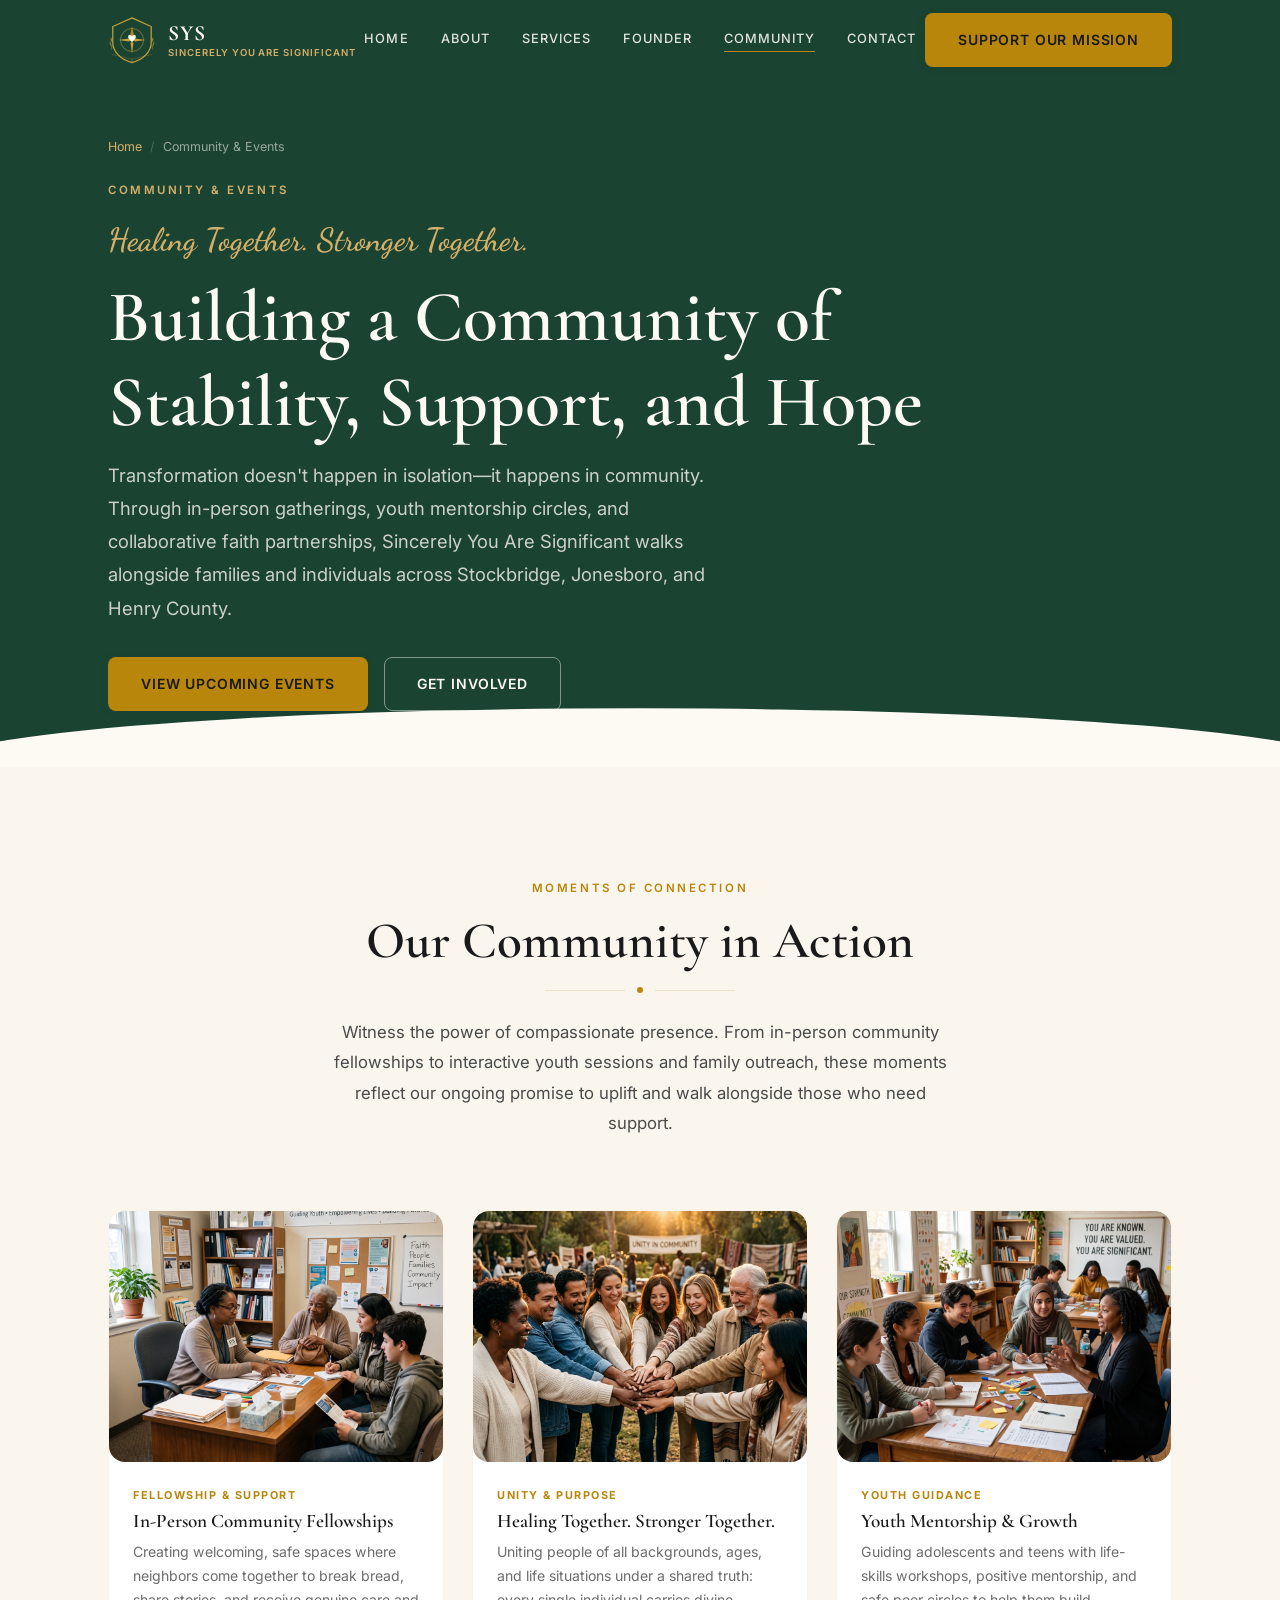
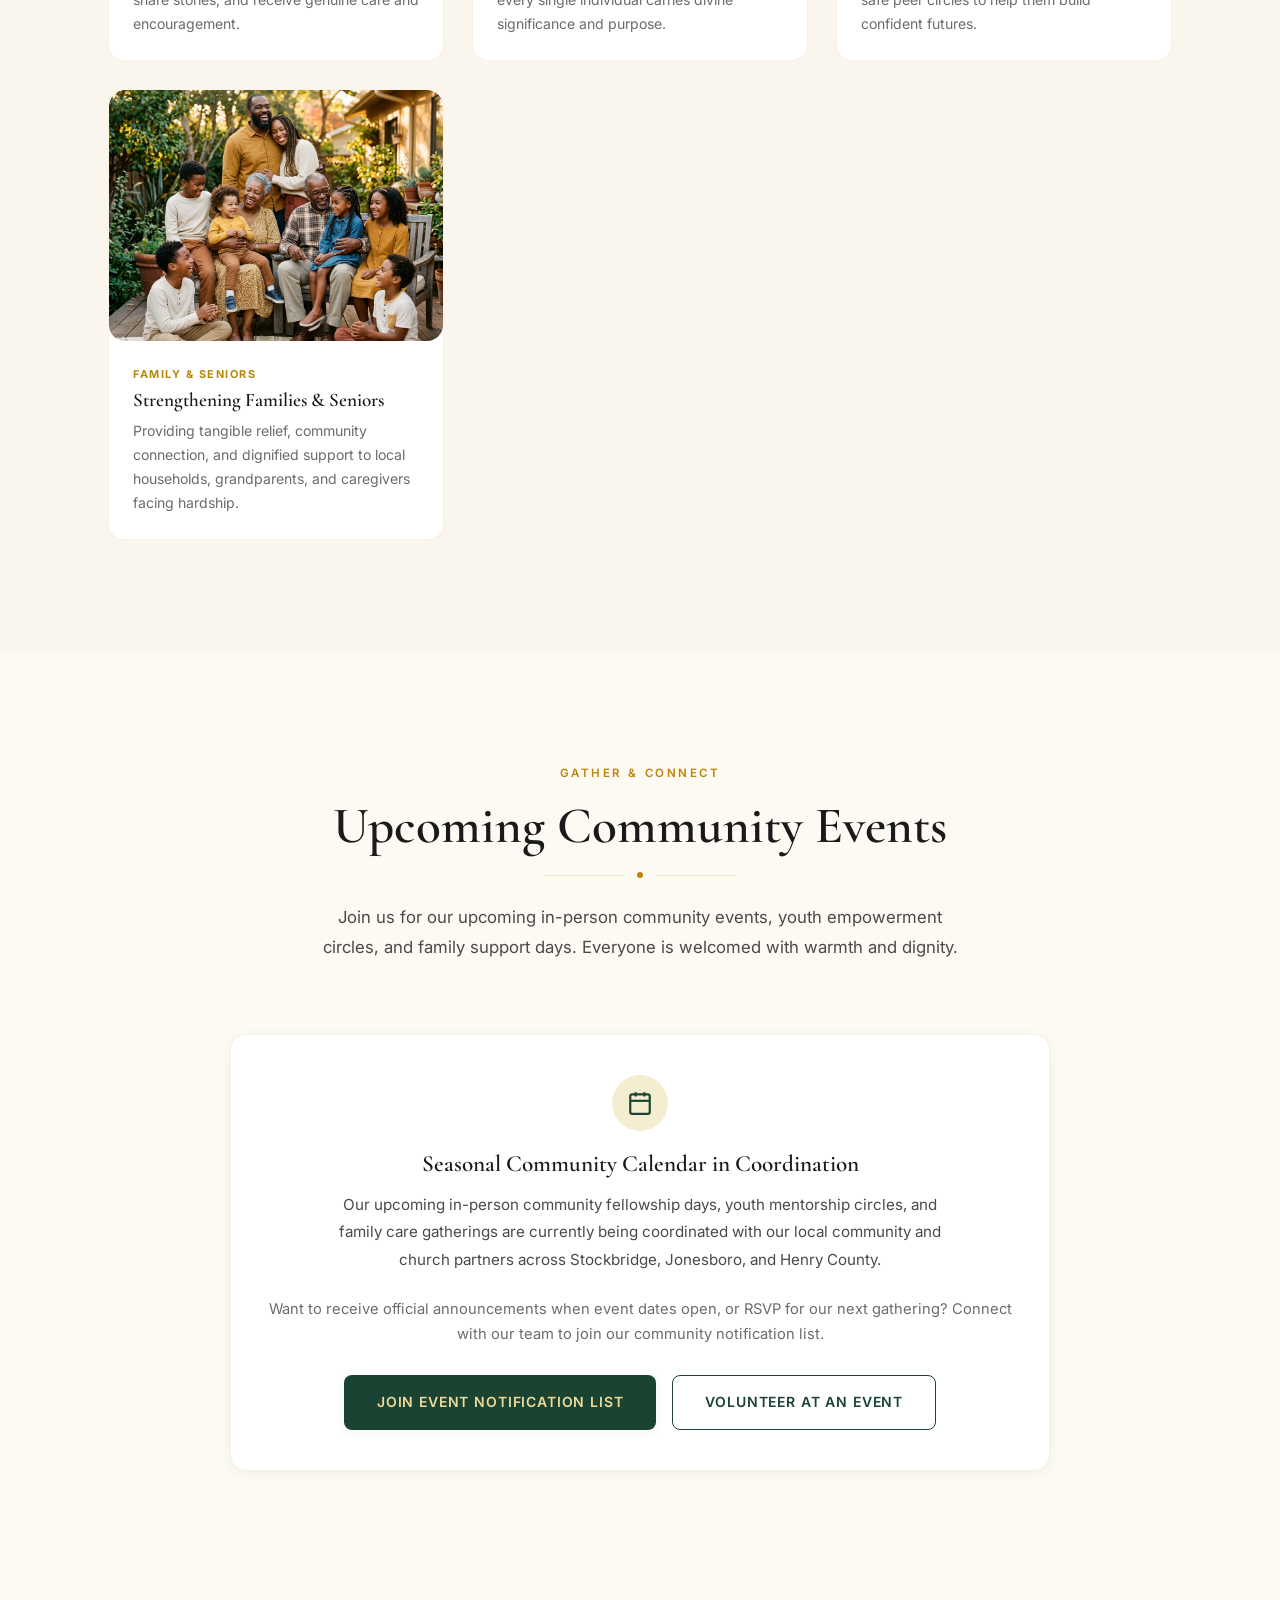
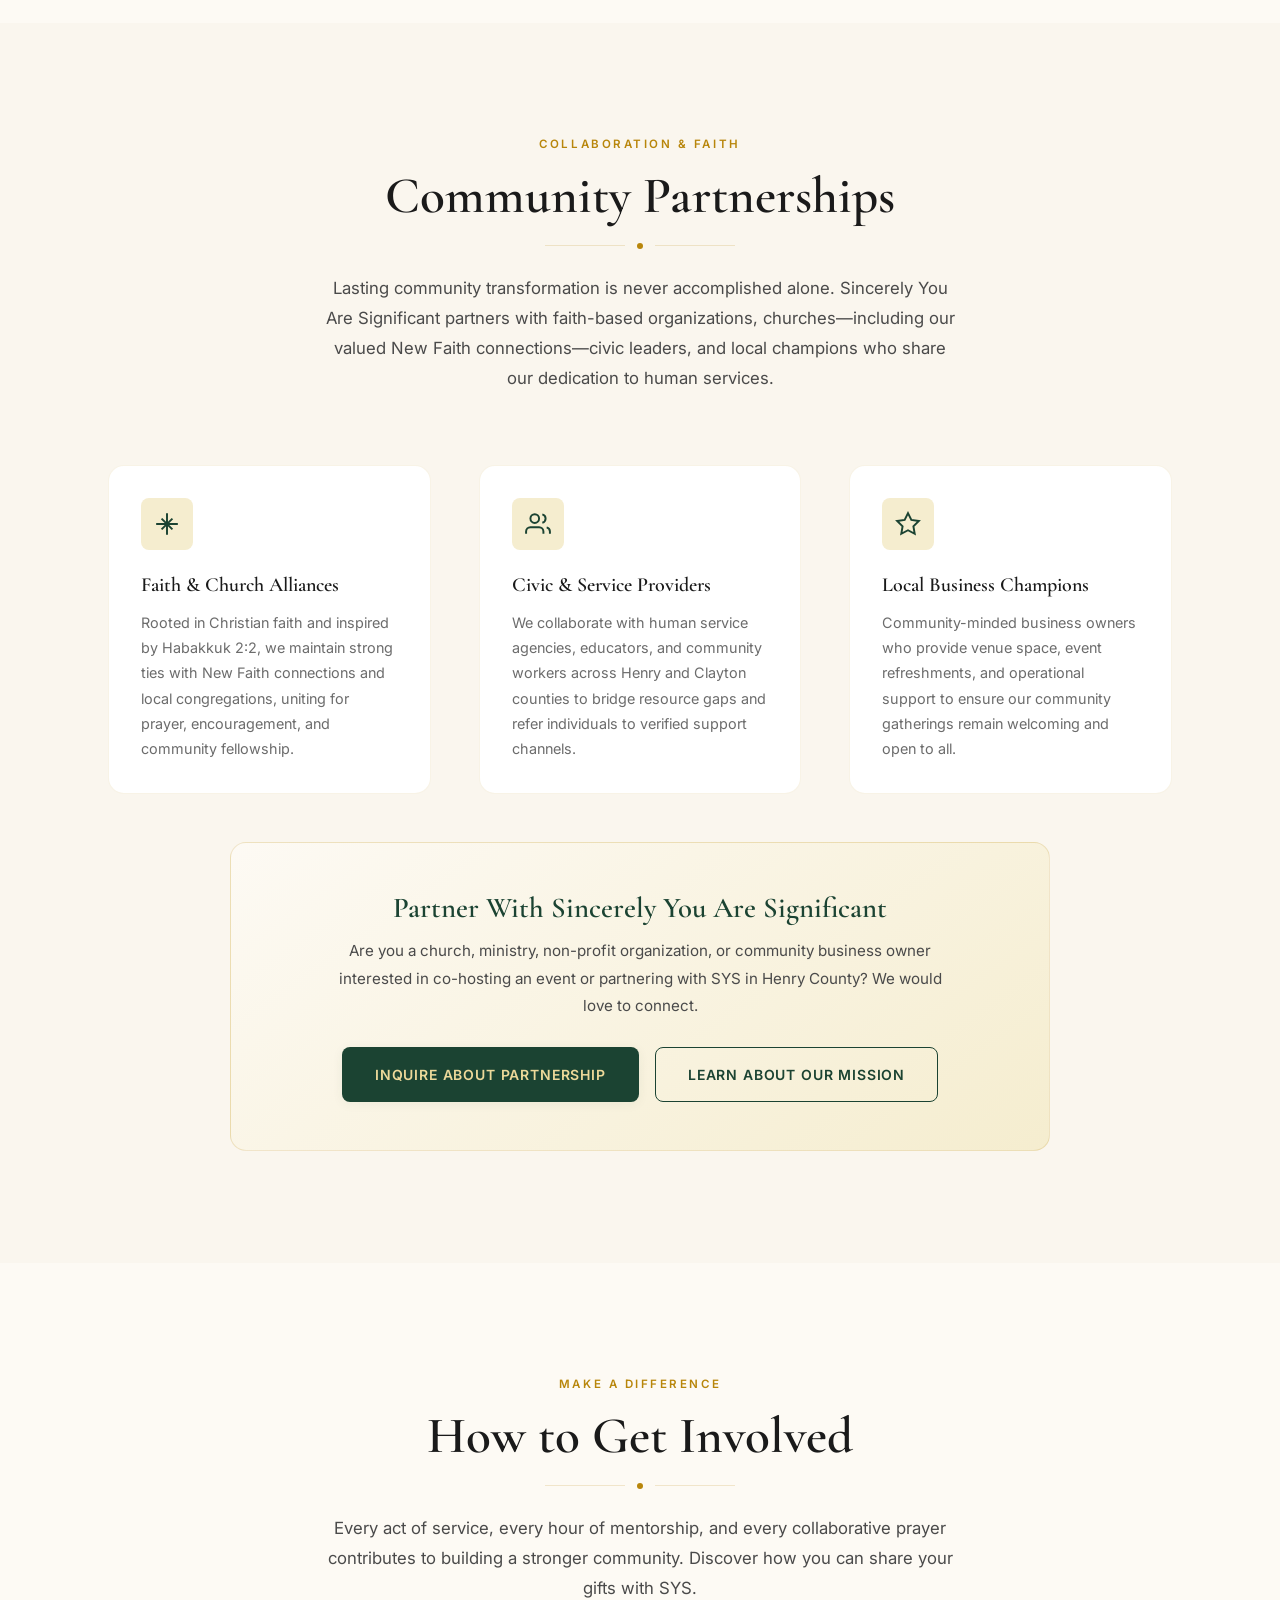
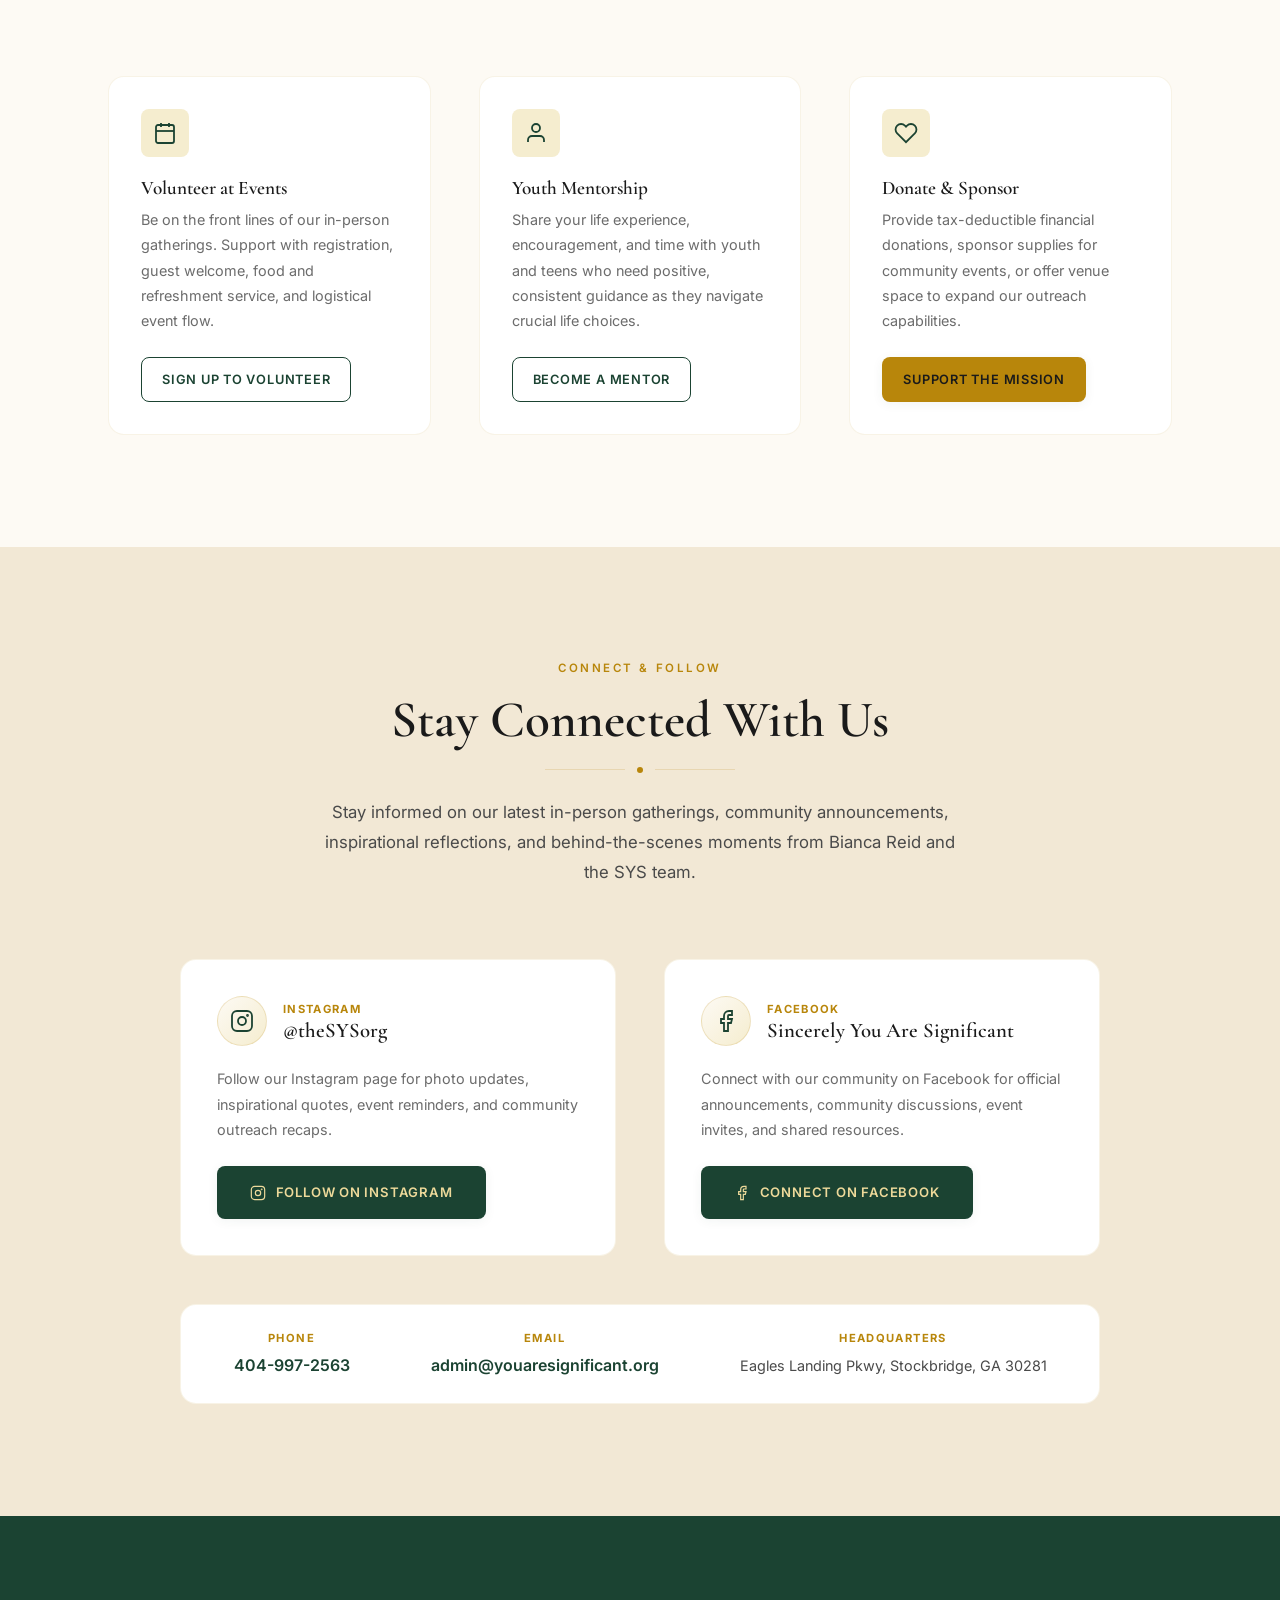
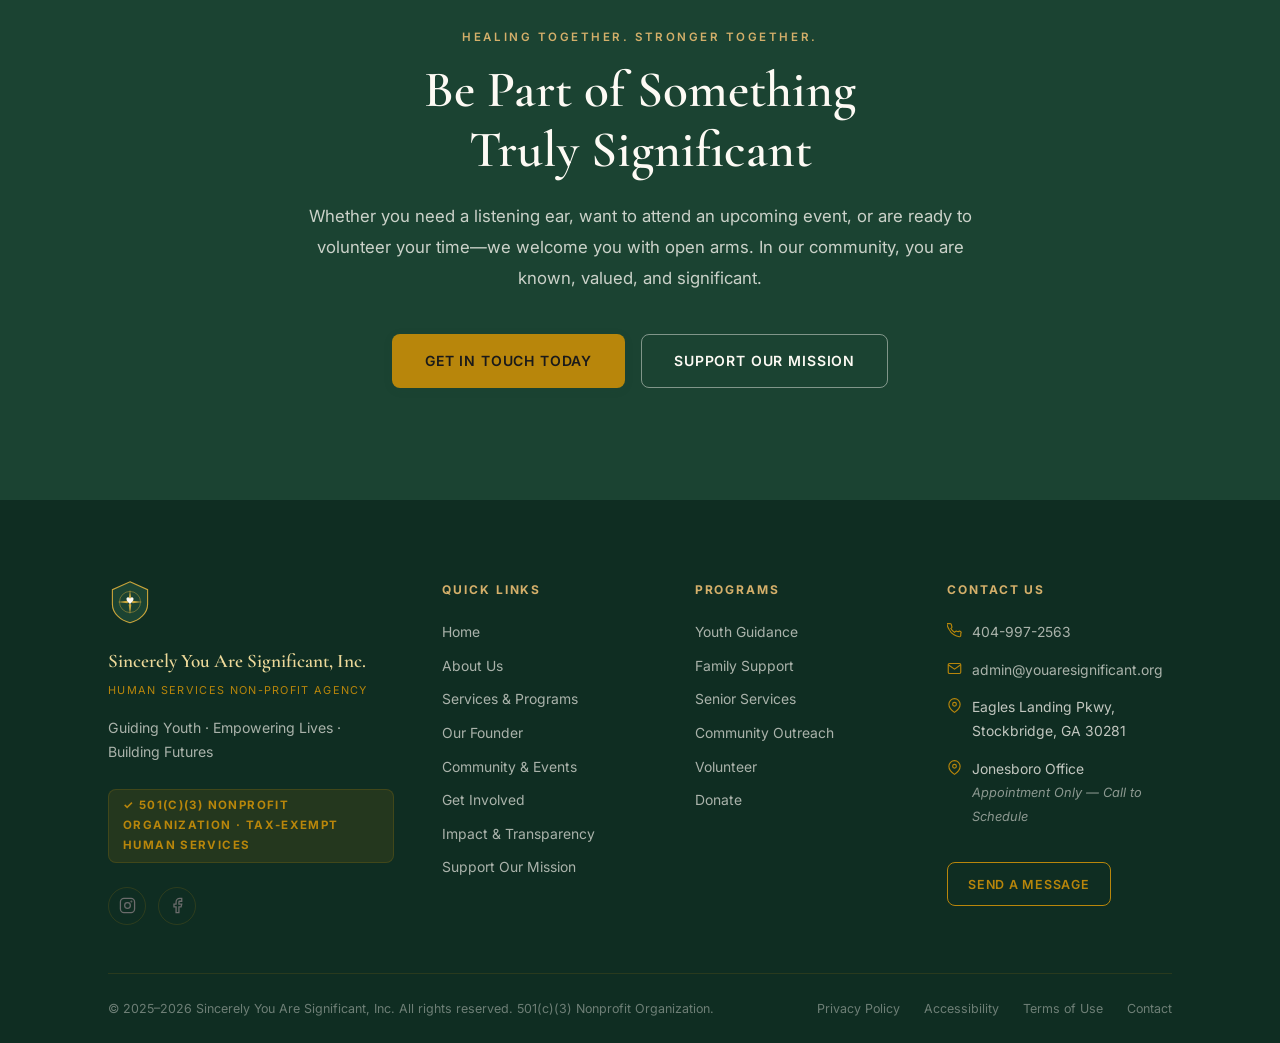
<file: community.html>
<!DOCTYPE html>
<html lang="en">
<head>
  <meta charset="UTF-8" />
  <meta name="viewport" content="width=device-width, initial-scale=1.0" />
  <title>Community &amp; Events | Sincerely You Are Significant, Inc.</title>
  <meta name="description" content="Discover in-person community events, youth mentorship gatherings, family support days, and faith partnerships with Sincerely You Are Significant, Inc. in Stockbridge and Jonesboro, GA." />
  <meta name="keywords" content="community events, human services, Stockbridge GA, Jonesboro GA, youth mentorship, family support, nonprofit events, New Faith, Henry County GA" />
  <meta property="og:title" content="Community &amp; Events | Sincerely You Are Significant, Inc." />
  <meta property="og:description" content="Healing Together. Stronger Together. Building a community of stability, support, and hope through in-person gatherings and community partnerships." />
  <meta property="og:type" content="website" />
  <meta property="og:url" content="https://youaresignificant.org/community" />
  <meta name="twitter:card" content="summary_large_image" />
  <link rel="canonical" href="https://youaresignificant.org/community" />
  <link rel="stylesheet" href="css/main.css" />
  <link rel="icon" type="image/svg+xml" href="images/favicon.svg" />
  <script type="application/ld+json">
  {
    "@context": "https://schema.org",
    "@graph": [
      {
        "@type": "NonprofitOrganization",
        "name": "Sincerely You Are Significant, Inc.",
        "alternateName": "SYS",
        "url": "https://youaresignificant.org",
        "email": "admin@youaresignificant.org",
        "telephone": "404-997-2563",
        "address": {
          "@type": "PostalAddress",
          "streetAddress": "Eagles Landing Pkwy",
          "addressLocality": "Stockbridge",
          "addressRegion": "GA",
          "postalCode": "30281",
          "addressCountry": "US"
        },
        "description": "501(c)(3) Human Services Nonprofit dedicated to guiding youth, empowering lives, and building futures in Stockbridge and Jonesboro, GA.",
        "sameAs": [
          "https://www.instagram.com/thesysorg",
          "https://www.facebook.com/profile.php?id=61594629771230"
        ]
      },
      {
        "@type": "BreadcrumbList",
        "itemListElement": [
          {
            "@type": "ListItem",
            "position": 1,
            "name": "Home",
            "item": "https://youaresignificant.org/"
          },
          {
            "@type": "ListItem",
            "position": 2,
            "name": "Community & Events",
            "item": "https://youaresignificant.org/community"
          }
        ]
      }
    ]
  }
  </script>
</head>
<body>

<a href="#main-content" class="skip-link">Skip to main content</a>

<!-- ======================== NAVIGATION ======================== -->
<nav class="nav" id="mainNav" data-transparent="true" role="navigation" aria-label="Main navigation">
  <div class="nav__inner">
    <a href="index.html" class="nav__logo" aria-label="Sincerely You Are Significant — Home">
      <svg class="nav__logo-mark" viewBox="0 0 100 100" fill="none" xmlns="http://www.w3.org/2000/svg" aria-hidden="true">
        <!-- Shield shape -->
        <path d="M50 4 L90 22 L90 55 C90 75 72 92 50 97 C28 92 10 75 10 55 L10 22 Z" fill="#1B4332" stroke="#C9A43A" stroke-width="2.5"/>
        <!-- Inner shield ring -->
        <circle cx="50" cy="50" r="24" fill="none" stroke="#C9A43A" stroke-width="1.5" opacity="0.7"/>
        <!-- Compass star -->
        <polygon points="50,22 53,44 50,47 47,44" fill="#C9A43A"/>
        <polygon points="50,78 53,56 50,53 47,56" fill="#C9A43A"/>
        <polygon points="22,50 44,47 47,50 44,53" fill="#C9A43A"/>
        <polygon points="78,50 56,47 53,50 56,53" fill="#C9A43A"/>
        <polygon points="50,22 54,38 50,42 46,38" fill="#B8860B" opacity="0.6"/>
        <!-- Heart center -->
        <path d="M50 54 C50 54 42 48 42 43 C42 40 44.5 38 47 39.5 C48.5 40.5 50 42 50 42 C50 42 51.5 40.5 53 39.5 C55.5 38 58 40 58 43 C58 48 50 54 50 54Z" fill="#FDFAF4"/>
        <!-- Laurel left -->
        <path d="M8 55 Q4 50 6 44 Q10 48 8 55Z" fill="#C9A43A" opacity="0.7"/>
        <path d="M6 63 Q2 58 4 52 Q8 56 6 63Z" fill="#C9A43A" opacity="0.6"/>
        <path d="M8 71 Q5 65 7 59 Q11 63 8 71Z" fill="#C9A43A" opacity="0.5"/>
        <!-- Laurel right -->
        <path d="M92 55 Q96 50 94 44 Q90 48 92 55Z" fill="#C9A43A" opacity="0.7"/>
        <path d="M94 63 Q98 58 96 52 Q92 56 94 63Z" fill="#C9A43A" opacity="0.6"/>
        <path d="M92 71 Q95 65 93 59 Q89 63 92 71Z" fill="#C9A43A" opacity="0.5"/>
        <!-- Stem -->
        <line x1="50" y1="90" x2="50" y2="96" stroke="#C9A43A" stroke-width="1.5" opacity="0.6"/>
        <line x1="8" y1="80" x2="50" y2="90" stroke="#C9A43A" stroke-width="1" opacity="0.5"/>
        <line x1="92" y1="80" x2="50" y2="90" stroke="#C9A43A" stroke-width="1" opacity="0.5"/>
      </svg>
      <div class="nav__logo-text">
        <span class="nav__logo-abbr">SYS</span>
        <span class="nav__logo-full">Sincerely You Are Significant</span>
      </div>
    </a>

    <div class="nav__links" role="menubar">
      <a href="index.html" class="nav__link" role="menuitem">Home</a>
      <a href="about.html" class="nav__link" role="menuitem">About</a>
      <a href="services.html" class="nav__link" role="menuitem">Services</a>
      <a href="founder.html" class="nav__link" role="menuitem">Founder</a>
      <a href="community.html" class="nav__link active" role="menuitem" aria-current="page">Community</a>
      <a href="contact.html" class="nav__link" role="menuitem">Contact</a>
    </div>

    <div class="nav__cta">
      <a href="support.html" class="btn btn--gold" id="navDonateBtn">Support Our Mission</a>
      <button class="nav__hamburger" id="hamburger" aria-label="Toggle navigation menu" aria-expanded="false" aria-controls="mobileNav">
        <span></span><span></span><span></span>
      </button>
    </div>
  </div>
</nav>

<!-- Mobile Nav -->
<div class="nav__overlay" id="navOverlay" aria-hidden="true"></div>
<nav class="nav__mobile" id="mobileNav" aria-label="Mobile navigation" aria-hidden="true">
  <a href="index.html" class="nav__mobile-link">Home</a>
  <a href="about.html" class="nav__mobile-link">About Us</a>
  <a href="services.html" class="nav__mobile-link">Services &amp; Programs</a>
  <a href="founder.html" class="nav__mobile-link">Our Founder</a>
  <a href="community.html" class="nav__mobile-link active" aria-current="page">Community &amp; Events</a>
  <a href="contact.html" class="nav__mobile-link">Get Support</a>
  <div class="nav__mobile-cta">
    <a href="support.html" class="btn btn--gold" style="width:100%;justify-content:center;">Support Our Mission</a>
    <a href="contact.html" class="btn btn--outline" style="width:100%;justify-content:center;margin-top:0.75rem;">Contact Us</a>
  </div>
  <div style="margin-top:2rem;padding-top:1.5rem;border-top:1px solid rgba(184,134,11,0.15);">
    <p style="font-size:0.75rem;color:var(--text-lighter);margin-bottom:0.5rem;">Connect With Us</p>
    <div class="social-links">
      <a href="https://www.instagram.com/thesysorg" target="_blank" rel="noopener" class="social-link" aria-label="Instagram">
        <svg viewBox="0 0 24 24" fill="none" stroke="currentColor" stroke-width="1.8"><rect x="2" y="2" width="20" height="20" rx="5" ry="5"/><circle cx="12" cy="12" r="4"/><circle cx="17.5" cy="6.5" r="0.5" fill="currentColor"/></svg>
      </a>
      <a href="https://www.facebook.com/profile.php?id=61594629771230" target="_blank" rel="noopener" class="social-link" aria-label="Facebook">
        <svg viewBox="0 0 24 24" fill="none" stroke="currentColor" stroke-width="1.8"><path d="M18 2h-3a5 5 0 00-5 5v3H7v4h3v8h4v-8h3l1-4h-4V7a1 1 0 011-1h3z"/></svg>
      </a>
    </div>
  </div>
</nav>

<!-- ======================== PAGE HERO ======================== -->
<header class="page-hero" role="banner" aria-labelledby="heroHeading">
  <div class="container">
    <div class="breadcrumb" aria-label="Breadcrumb">
      <a href="index.html">Home</a>
      <span class="breadcrumb__sep">/</span>
      <span aria-current="page">Community &amp; Events</span>
    </div>
    
    <span class="eyebrow">Community &amp; Events</span>
    <span class="script" style="font-size:clamp(1.4rem, 3vw, 2rem);color:var(--gold-light);display:block;margin-bottom:0.5rem;">Healing Together. Stronger Together.</span>
    <h1 id="heroHeading">Building a Community of<br>Stability, Support, and Hope</h1>
    <p class="lead">
      Transformation doesn't happen in isolation—it happens in community. Through in-person gatherings, youth mentorship circles, and collaborative faith partnerships, Sincerely You Are Significant walks alongside families and individuals across Stockbridge, Jonesboro, and Henry County.
    </p>

    <div class="btn-group" style="margin-top:2rem;">
      <a href="#events" class="btn btn--gold">View Upcoming Events</a>
      <a href="#get-involved" class="btn btn--outline-light">Get Involved</a>
    </div>
  </div>
</header>

<main id="main-content">
  <!-- ======================== PHOTO GALLERY GRID ======================== -->
  <section class="section bg-ivory" id="gallery" aria-labelledby="galleryHeading">
    <div class="container">
      <div class="section-header centered fade-up">
        <span class="eyebrow">Moments of Connection</span>
        <h2 id="galleryHeading">Our Community in Action</h2>
        <div class="divider centered">
          <div class="divider__line"></div>
          <div class="divider__dot"></div>
          <div class="divider__line"></div>
        </div>
        <p>
          Witness the power of compassionate presence. From in-person community fellowships to interactive youth sessions and family outreach, these moments reflect our ongoing promise to uplift and walk alongside those who need support.
        </p>
      </div>

      <div class="stagger" style="display:grid;grid-template-columns:repeat(auto-fit, minmax(260px, 1fr));gap:1.75rem;">
        <!-- Card 1: Community Gathering -->
        <div class="card" style="padding:0;overflow:hidden;display:flex;flex-direction:column;">
          <div class="img-frame" style="aspect-ratio:4/3;">
            <img src="images/community_gathering.png" alt="SYS community members gathered together in fellowship, support, and mutual encouragement" loading="lazy" />
          </div>
          <div style="padding:1.5rem;flex:1;display:flex;flex-direction:column;">
            <span style="font-size:0.68rem;font-weight:700;letter-spacing:0.14em;text-transform:uppercase;color:var(--gold);margin-bottom:0.35rem;">Fellowship &amp; Support</span>
            <h3 style="font-size:1.2rem;margin-bottom:0.5rem;">In-Person Community Fellowships</h3>
            <p style="font-size:0.88rem;color:var(--text-light);line-height:1.7;flex:1;">
              Creating welcoming, safe spaces where neighbors come together to break bread, share stories, and receive genuine care and encouragement.
            </p>
          </div>
        </div>

        <!-- Card 2: Community Hands -->
        <div class="card" style="padding:0;overflow:hidden;display:flex;flex-direction:column;">
          <div class="img-frame" style="aspect-ratio:4/3;">
            <img src="images/hero_community_hands.png" alt="Diverse community members joining hands in unity and mutual support" loading="lazy" />
          </div>
          <div style="padding:1.5rem;flex:1;display:flex;flex-direction:column;">
            <span style="font-size:0.68rem;font-weight:700;letter-spacing:0.14em;text-transform:uppercase;color:var(--gold);margin-bottom:0.35rem;">Unity &amp; Purpose</span>
            <h3 style="font-size:1.2rem;margin-bottom:0.5rem;">Healing Together. Stronger Together.</h3>
            <p style="font-size:0.88rem;color:var(--text-light);line-height:1.7;flex:1;">
              Uniting people of all backgrounds, ages, and life situations under a shared truth: every single individual carries divine significance and purpose.
            </p>
          </div>
        </div>

        <!-- Card 3: Youth Mentorship -->
        <div class="card" style="padding:0;overflow:hidden;display:flex;flex-direction:column;">
          <div class="img-frame" style="aspect-ratio:4/3;">
            <img src="images/youth_mentorship.png" alt="Young people participating in a structured youth mentorship session" loading="lazy" />
          </div>
          <div style="padding:1.5rem;flex:1;display:flex;flex-direction:column;">
            <span style="font-size:0.68rem;font-weight:700;letter-spacing:0.14em;text-transform:uppercase;color:var(--gold);margin-bottom:0.35rem;">Youth Guidance</span>
            <h3 style="font-size:1.2rem;margin-bottom:0.5rem;">Youth Mentorship &amp; Growth</h3>
            <p style="font-size:0.88rem;color:var(--text-light);line-height:1.7;flex:1;">
              Guiding adolescents and teens with life-skills workshops, positive mentorship, and safe peer circles to help them build confident futures.
            </p>
          </div>
        </div>

        <!-- Card 4: Family Support -->
        <div class="card" style="padding:0;overflow:hidden;display:flex;flex-direction:column;">
          <div class="img-frame" style="aspect-ratio:4/3;">
            <img src="images/family_support.png" alt="Multi-generational family sharing warm support and connection" loading="lazy" />
          </div>
          <div style="padding:1.5rem;flex:1;display:flex;flex-direction:column;">
            <span style="font-size:0.68rem;font-weight:700;letter-spacing:0.14em;text-transform:uppercase;color:var(--gold);margin-bottom:0.35rem;">Family &amp; Seniors</span>
            <h3 style="font-size:1.2rem;margin-bottom:0.5rem;">Strengthening Families &amp; Seniors</h3>
            <p style="font-size:0.88rem;color:var(--text-light);line-height:1.7;flex:1;">
              Providing tangible relief, community connection, and dignified support to local households, grandparents, and caregivers facing hardship.
            </p>
          </div>
        </div>
      </div>
    </div>
  </section>

  <!-- ======================== UPCOMING EVENTS SECTION ======================== -->
  <section class="section bg-cream" id="events" aria-labelledby="eventsHeading">
    <div class="container">
      <div class="section-header centered fade-up">
        <span class="eyebrow">Gather &amp; Connect</span>
        <h2 id="eventsHeading">Upcoming Community Events</h2>
        <div class="divider centered">
          <div class="divider__line"></div>
          <div class="divider__dot"></div>
          <div class="divider__line"></div>
        </div>
        <p>
          Join us for our upcoming in-person community events, youth empowerment circles, and family support days. Everyone is welcomed with warmth and dignity.
        </p>
      </div>

      <!-- Seasonal Community Outreach Schedule Notice -->
      <div class="fade-up" style="max-width:820px;margin:0 auto 2.5rem;background:var(--warm-white);border:1px solid var(--border-light);border-radius:var(--radius-lg);padding:2.5rem 2rem;text-align:center;box-shadow:var(--shadow-sm);">
        <div style="width:56px;height:56px;border-radius:50%;background:var(--gold-wash);display:flex;align-items:center;justify-content:center;margin:0 auto 1.25rem;">
          <svg viewBox="0 0 24 24" fill="none" stroke="var(--forest)" stroke-width="2" style="width:26px;height:26px;" aria-hidden="true">
            <rect x="3" y="4" width="18" height="18" rx="2" ry="2"/><line x1="16" y1="2" x2="16" y2="6"/><line x1="8" y1="2" x2="8" y2="6"/><line x1="3" y1="10" x2="21" y2="10"/>
          </svg>
        </div>
        <h3 style="font-size:1.45rem;color:var(--charcoal);margin-bottom:0.75rem;">Seasonal Community Calendar in Coordination</h3>
        <p style="font-size:0.95rem;color:var(--text-mid);line-height:1.8;max-width:640px;margin:0 auto 1.5rem;">
          Our upcoming in-person community fellowship days, youth mentorship circles, and family care gatherings are currently being coordinated with our local community and church partners across Stockbridge, Jonesboro, and Henry County.
        </p>
        <p style="font-size:0.92rem;color:var(--text-light);line-height:1.7;margin-bottom:1.75rem;">
          Want to receive official announcements when event dates open, or RSVP for our next gathering? Connect with our team to join our community notification list.
        </p>
        <div class="btn-group" style="justify-content:center;">
          <a href="contact.html" class="btn btn--primary">Join Event Notification List</a>
          <a href="volunteer.html" class="btn btn--outline">Volunteer at an Event</a>
        </div>
      </div>
    </div>
  </section>

  <!-- ======================== COMMUNITY PARTNERSHIPS SECTION ======================== -->
  <section class="section bg-ivory" id="partnerships" aria-labelledby="partnershipsHeading">
    <div class="container">
      <div class="section-header centered fade-up">
        <span class="eyebrow">Collaboration &amp; Faith</span>
        <h2 id="partnershipsHeading">Community Partnerships</h2>
        <div class="divider centered">
          <div class="divider__line"></div>
          <div class="divider__dot"></div>
          <div class="divider__line"></div>
        </div>
        <p>
          Lasting community transformation is never accomplished alone. Sincerely You Are Significant partners with faith-based organizations, churches—including our valued New Faith connections—civic leaders, and local champions who share our dedication to human services.
        </p>
      </div>

      <!-- 3 Partnership Pillars -->
      <div class="grid-3 stagger" role="list">
        <!-- Pillar 1 -->
        <div class="card" role="listitem" style="display:flex;flex-direction:column;">
          <div style="width:52px;height:52px;border-radius:var(--radius);background:var(--gold-wash);display:flex;align-items:center;justify-content:center;margin-bottom:1.5rem;">
            <svg viewBox="0 0 24 24" fill="none" stroke="var(--forest)" stroke-width="1.8" style="width:26px;height:26px;" aria-hidden="true">
              <path d="M12 2v20M2 12h20M7 7l10 10M17 7L7 17"/>
            </svg>
          </div>
          <h3 style="font-size:1.25rem;margin-bottom:0.75rem;">Faith &amp; Church Alliances</h3>
          <p style="font-size:0.9rem;color:var(--text-light);line-height:1.75;flex:1;">
            Rooted in Christian faith and inspired by Habakkuk 2:2, we maintain strong ties with New Faith connections and local congregations, uniting for prayer, encouragement, and community fellowship.
          </p>
        </div>

        <!-- Pillar 2 -->
        <div class="card" role="listitem" style="display:flex;flex-direction:column;">
          <div style="width:52px;height:52px;border-radius:var(--radius);background:var(--gold-wash);display:flex;align-items:center;justify-content:center;margin-bottom:1.5rem;">
            <svg viewBox="0 0 24 24" fill="none" stroke="var(--forest)" stroke-width="1.8" style="width:26px;height:26px;" aria-hidden="true">
              <path d="M17 21v-2a4 4 0 00-4-4H5a4 4 0 00-4 4v2"/><circle cx="9" cy="7" r="4"/><path d="M23 21v-2a4 4 0 00-3-3.87"/><path d="M16 3.13a4 4 0 010 7.75"/>
            </svg>
          </div>
          <h3 style="font-size:1.25rem;margin-bottom:0.75rem;">Civic &amp; Service Providers</h3>
          <p style="font-size:0.9rem;color:var(--text-light);line-height:1.75;flex:1;">
            We collaborate with human service agencies, educators, and community workers across Henry and Clayton counties to bridge resource gaps and refer individuals to verified support channels.
          </p>
        </div>

        <!-- Pillar 3 -->
        <div class="card" role="listitem" style="display:flex;flex-direction:column;">
          <div style="width:52px;height:52px;border-radius:var(--radius);background:var(--gold-wash);display:flex;align-items:center;justify-content:center;margin-bottom:1.5rem;">
            <svg viewBox="0 0 24 24" fill="none" stroke="var(--forest)" stroke-width="1.8" style="width:26px;height:26px;" aria-hidden="true">
              <polygon points="12 2 15.09 8.26 22 9.27 17 14.14 18.18 21.02 12 17.77 5.82 21.02 7 14.14 2 9.27 8.91 8.26 12 2"/>
            </svg>
          </div>
          <h3 style="font-size:1.25rem;margin-bottom:0.75rem;">Local Business Champions</h3>
          <p style="font-size:0.9rem;color:var(--text-light);line-height:1.75;flex:1;">
            Community-minded business owners who provide venue space, event refreshments, and operational support to ensure our community gatherings remain welcoming and open to all.
          </p>
        </div>
      </div>

      <!-- Partnership CTA Banner -->
      <div class="card card--gold fade-up" style="max-width:820px;margin:3rem auto 0;text-align:center;padding:clamp(2rem, 5vw, 3rem);">
        <h3 style="font-size:clamp(1.35rem, 3vw, 1.8rem);margin-bottom:0.75rem;color:var(--forest);">Partner With Sincerely You Are Significant</h3>
        <p style="font-size:0.95rem;color:var(--text-mid);line-height:1.8;max-width:620px;margin:0 auto 1.75rem;">
          Are you a church, ministry, non-profit organization, or community business owner interested in co-hosting an event or partnering with SYS in Henry County? We would love to connect.
        </p>
        <div class="btn-group" style="justify-content:center;">
          <a href="contact.html" class="btn btn--primary">Inquire About Partnership</a>
          <a href="about.html" class="btn btn--outline">Learn About Our Mission</a>
        </div>
      </div>
    </div>
  </section>

  <!-- ======================== HOW TO GET INVOLVED ======================== -->
  <section class="section bg-cream" id="get-involved" aria-labelledby="involveHeading">
    <div class="container">
      <div class="section-header centered fade-up">
        <span class="eyebrow">Make A Difference</span>
        <h2 id="involveHeading">How to Get Involved</h2>
        <div class="divider centered">
          <div class="divider__line"></div>
          <div class="divider__dot"></div>
          <div class="divider__line"></div>
        </div>
        <p>
          Every act of service, every hour of mentorship, and every collaborative prayer contributes to building a stronger community. Discover how you can share your gifts with SYS.
        </p>
      </div>

      <div class="grid-3 stagger" role="list">
        <!-- Option 1: Volunteer at Events -->
        <div class="card" role="listitem" style="display:flex;flex-direction:column;">
          <div style="width:48px;height:48px;border-radius:var(--radius);background:var(--gold-wash);display:flex;align-items:center;justify-content:center;margin-bottom:1.25rem;">
            <svg viewBox="0 0 24 24" fill="none" stroke="var(--forest)" stroke-width="1.8" style="width:24px;height:24px;" aria-hidden="true">
              <rect x="3" y="4" width="18" height="18" rx="2" ry="2"/><line x1="16" y1="2" x2="16" y2="6"/><line x1="8" y1="2" x2="8" y2="6"/><line x1="3" y1="10" x2="21" y2="10"/>
            </svg>
          </div>
          <h3 style="font-size:1.2rem;margin-bottom:0.5rem;">Volunteer at Events</h3>
          <p style="font-size:0.9rem;color:var(--text-light);line-height:1.75;flex:1;margin-bottom:1.5rem;">
            Be on the front lines of our in-person gatherings. Support with registration, guest welcome, food and refreshment service, and logistical event flow.
          </p>
          <a href="contact.html" class="btn btn--outline" style="align-self:flex-start;font-size:0.8rem;padding:0.65rem 1.25rem;">Sign Up to Volunteer</a>
        </div>

        <!-- Option 2: Youth Mentorship -->
        <div class="card" role="listitem" style="display:flex;flex-direction:column;">
          <div style="width:48px;height:48px;border-radius:var(--radius);background:var(--gold-wash);display:flex;align-items:center;justify-content:center;margin-bottom:1.25rem;">
            <svg viewBox="0 0 24 24" fill="none" stroke="var(--forest)" stroke-width="1.8" style="width:24px;height:24px;" aria-hidden="true">
              <path d="M20 21v-2a4 4 0 00-4-4H8a4 4 0 00-4 4v2"/><circle cx="12" cy="7" r="4"/>
            </svg>
          </div>
          <h3 style="font-size:1.2rem;margin-bottom:0.5rem;">Youth Mentorship</h3>
          <p style="font-size:0.9rem;color:var(--text-light);line-height:1.75;flex:1;margin-bottom:1.5rem;">
            Share your life experience, encouragement, and time with youth and teens who need positive, consistent guidance as they navigate crucial life choices.
          </p>
          <a href="contact.html" class="btn btn--outline" style="align-self:flex-start;font-size:0.8rem;padding:0.65rem 1.25rem;">Become a Mentor</a>
        </div>

        <!-- Option 3: Resource & Financial Support -->
        <div class="card" role="listitem" style="display:flex;flex-direction:column;">
          <div style="width:48px;height:48px;border-radius:var(--radius);background:var(--gold-wash);display:flex;align-items:center;justify-content:center;margin-bottom:1.25rem;">
            <svg viewBox="0 0 24 24" fill="none" stroke="var(--forest)" stroke-width="1.8" style="width:24px;height:24px;" aria-hidden="true">
              <path d="M20.84 4.61a5.5 5.5 0 00-7.78 0L12 5.67l-1.06-1.06a5.5 5.5 0 00-7.78 7.78l1.06 1.06L12 21.23l7.78-7.78 1.06-1.06a5.5 5.5 0 000-7.78z"/>
            </svg>
          </div>
          <h3 style="font-size:1.2rem;margin-bottom:0.5rem;">Donate &amp; Sponsor</h3>
          <p style="font-size:0.9rem;color:var(--text-light);line-height:1.75;flex:1;margin-bottom:1.5rem;">
            Provide tax-deductible financial donations, sponsor supplies for community events, or offer venue space to expand our outreach capabilities.
          </p>
          <a href="support.html" class="btn btn--gold" style="align-self:flex-start;font-size:0.8rem;padding:0.65rem 1.25rem;">Support the Mission</a>
        </div>
      </div>
    </div>
  </section>

  <!-- ======================== SOCIAL MEDIA & STAY CONNECTED ======================== -->
  <section class="section bg-beige" id="stay-connected" aria-labelledby="socialHeading">
    <div class="container">
      <div class="section-header centered fade-up">
        <span class="eyebrow">Connect &amp; Follow</span>
        <h2 id="socialHeading">Stay Connected With Us</h2>
        <div class="divider centered">
          <div class="divider__line"></div>
          <div class="divider__dot"></div>
          <div class="divider__line"></div>
        </div>
        <p>
          Stay informed on our latest in-person gatherings, community announcements, inspirational reflections, and behind-the-scenes moments from Bianca Reid and the SYS team.
        </p>
      </div>

      <div class="grid-2 stagger" style="max-width:920px;margin:0 auto;">
        <!-- Instagram Card -->
        <div class="card" style="padding:2.25rem;display:flex;flex-direction:column;align-items:flex-start;background:var(--warm-white);">
          <div style="display:flex;align-items:center;gap:1rem;margin-bottom:1.25rem;">
            <div style="width:50px;height:50px;border-radius:50%;background:linear-gradient(135deg, #FDFAF4, #F5EDCF);border:1.5px solid var(--border);display:flex;align-items:center;justify-content:center;">
              <svg viewBox="0 0 24 24" fill="none" stroke="var(--forest)" stroke-width="1.8" style="width:24px;height:24px;" aria-hidden="true">
                <rect x="2" y="2" width="20" height="20" rx="5" ry="5"/><circle cx="12" cy="12" r="4"/><circle cx="17.5" cy="6.5" r="0.5" fill="currentColor"/>
              </svg>
            </div>
            <div>
              <span style="font-size:0.7rem;font-weight:700;letter-spacing:0.12em;text-transform:uppercase;color:var(--gold);display:block;">Instagram</span>
              <h3 style="font-size:1.3rem;margin:0;">@theSYSorg</h3>
            </div>
          </div>
          <p style="font-size:0.9rem;color:var(--text-light);line-height:1.75;flex:1;margin-bottom:1.5rem;">
            Follow our Instagram page for photo updates, inspirational quotes, event reminders, and community outreach recaps.
          </p>
          <a href="https://www.instagram.com/thesysorg" target="_blank" rel="noopener" class="btn btn--primary" style="gap:0.6rem;font-size:0.82rem;">
            <svg viewBox="0 0 24 24" fill="none" stroke="currentColor" stroke-width="1.8" style="width:16px;height:16px;" aria-hidden="true"><rect x="2" y="2" width="20" height="20" rx="5" ry="5"/><circle cx="12" cy="12" r="4"/><circle cx="17.5" cy="6.5" r="0.5" fill="currentColor"/></svg>
            Follow on Instagram
          </a>
        </div>

        <!-- Facebook Card -->
        <div class="card" style="padding:2.25rem;display:flex;flex-direction:column;align-items:flex-start;background:var(--warm-white);">
          <div style="display:flex;align-items:center;gap:1rem;margin-bottom:1.25rem;">
            <div style="width:50px;height:50px;border-radius:50%;background:linear-gradient(135deg, #FDFAF4, #F5EDCF);border:1.5px solid var(--border);display:flex;align-items:center;justify-content:center;">
              <svg viewBox="0 0 24 24" fill="none" stroke="var(--forest)" stroke-width="1.8" style="width:24px;height:24px;" aria-hidden="true">
                <path d="M18 2h-3a5 5 0 00-5 5v3H7v4h3v8h4v-8h3l1-4h-4V7a1 1 0 011-1h3z"/>
              </svg>
            </div>
            <div>
              <span style="font-size:0.7rem;font-weight:700;letter-spacing:0.12em;text-transform:uppercase;color:var(--gold);display:block;">Facebook</span>
              <h3 style="font-size:1.3rem;margin:0;">Sincerely You Are Significant</h3>
            </div>
          </div>
          <p style="font-size:0.9rem;color:var(--text-light);line-height:1.75;flex:1;margin-bottom:1.5rem;">
            Connect with our community on Facebook for official announcements, community discussions, event invites, and shared resources.
          </p>
          <a href="https://www.facebook.com/profile.php?id=61594629771230" target="_blank" rel="noopener" class="btn btn--primary" style="gap:0.6rem;font-size:0.82rem;">
            <svg viewBox="0 0 24 24" fill="none" stroke="currentColor" stroke-width="1.8" style="width:16px;height:16px;" aria-hidden="true"><path d="M18 2h-3a5 5 0 00-5 5v3H7v4h3v8h4v-8h3l1-4h-4V7a1 1 0 011-1h3z"/></svg>
            Connect on Facebook
          </a>
        </div>
      </div>

      <!-- Quick Contact Info Strip -->
      <div class="fade-up" style="margin-top:3rem;padding:1.5rem;background:var(--warm-white);border:1px solid var(--border-light);border-radius:var(--radius-lg);max-width:920px;margin-left:auto;margin-right:auto;">
        <div style="display:flex;flex-wrap:wrap;justify-content:space-around;align-items:center;gap:1.5rem;text-align:center;">
          <div>
            <span style="font-size:0.7rem;font-weight:700;letter-spacing:0.12em;text-transform:uppercase;color:var(--gold);display:block;margin-bottom:0.25rem;">Phone</span>
            <a href="tel:4049972563" style="font-weight:600;color:var(--forest);">404-997-2563</a>
          </div>
          <div style="width:1px;height:32px;background:var(--border-light);display:none;"></div>
          <div>
            <span style="font-size:0.7rem;font-weight:700;letter-spacing:0.12em;text-transform:uppercase;color:var(--gold);display:block;margin-bottom:0.25rem;">Email</span>
            <a href="mailto:admin@youaresignificant.org" style="font-weight:600;color:var(--forest);">admin@youaresignificant.org</a>
          </div>
          <div style="width:1px;height:32px;background:var(--border-light);display:none;"></div>
          <div>
            <span style="font-size:0.7rem;font-weight:700;letter-spacing:0.12em;text-transform:uppercase;color:var(--gold);display:block;margin-bottom:0.25rem;">Headquarters</span>
            <span style="color:var(--text-mid);font-size:0.9rem;">Eagles Landing Pkwy, Stockbridge, GA 30281</span>
          </div>
        </div>
      </div>
    </div>
  </section>

  <!-- ======================== CLOSING CTA ======================== -->
  <section class="section bg-forest" aria-labelledby="ctaHeading">
    <div class="container text-center">
      <div class="fade-up" style="max-width:680px;margin:0 auto;">
        <span class="eyebrow" style="color:var(--gold-light);">Healing Together. Stronger Together.</span>
        <h2 id="ctaHeading" style="color:var(--cream);margin-bottom:1.25rem;">
          Be Part of Something<br>Truly Significant
        </h2>
        <p style="color:rgba(253,250,244,0.78);font-size:1.05rem;line-height:1.85;margin-bottom:2.5rem;">
          Whether you need a listening ear, want to attend an upcoming event, or are ready to volunteer your time—we welcome you with open arms. In our community, you are known, valued, and significant.
        </p>
        <div class="btn-group" style="justify-content:center;">
          <a href="contact.html" class="btn btn--gold" id="ctaContactBtn">Get in Touch Today</a>
          <a href="support.html" class="btn btn--outline-light" id="ctaSupportBtn">Support Our Mission</a>
        </div>
      </div>
    </div>
  </section>
</main>

<!-- ======================== FOOTER ======================== -->
<footer class="footer" role="contentinfo">
  <div class="container">
    <div class="footer__grid">
      <!-- Brand -->
      <div>
        <a href="index.html" aria-label="SYS Home">
          <svg width="44" height="44" viewBox="0 0 100 100" fill="none" xmlns="http://www.w3.org/2000/svg" aria-hidden="true">
            <path d="M50 4 L90 22 L90 55 C90 75 72 92 50 97 C28 92 10 75 10 55 L10 22 Z" fill="#1B4332" stroke="#C9A43A" stroke-width="2.5"/>
            <circle cx="50" cy="50" r="24" fill="none" stroke="#C9A43A" stroke-width="1.5" opacity="0.7"/>
            <polygon points="50,22 53,44 50,47 47,44" fill="#C9A43A"/>
            <polygon points="50,78 53,56 50,53 47,56" fill="#C9A43A"/>
            <polygon points="22,50 44,47 47,50 44,53" fill="#C9A43A"/>
            <polygon points="78,50 56,47 53,50 56,53" fill="#C9A43A"/>
            <path d="M50 54 C50 54 42 48 42 43 C42 40 44.5 38 47 39.5 C48.5 40.5 50 42 50 42 C50 42 51.5 40.5 53 39.5 C55.5 38 58 40 58 43 C58 48 50 54 50 54Z" fill="#FDFAF4"/>
          </svg>
        </a>
        <p class="footer__brand-name">Sincerely You Are Significant, Inc.</p>
        <p class="footer__brand-sub">Human Services Non-Profit Agency</p>
        <p class="footer__tagline">Guiding Youth · Empowering Lives · Building Futures</p>
        <span class="footer__501">✓ 501(c)(3) Nonprofit Organization · Tax-Exempt Human Services</span>
        <div class="social-links" style="margin-top:1.5rem;">
          <a href="https://www.instagram.com/thesysorg" target="_blank" rel="noopener" class="social-link" aria-label="Follow us on Instagram @theSYSorg">
            <svg viewBox="0 0 24 24" fill="none" stroke="currentColor" stroke-width="1.8"><rect x="2" y="2" width="20" height="20" rx="5" ry="5"/><circle cx="12" cy="12" r="4"/><circle cx="17.5" cy="6.5" r="0.5" fill="currentColor"/></svg>
          </a>
          <a href="https://www.facebook.com/profile.php?id=61594629771230" target="_blank" rel="noopener" class="social-link" aria-label="Follow us on Facebook">
            <svg viewBox="0 0 24 24" fill="none" stroke="currentColor" stroke-width="1.8"><path d="M18 2h-3a5 5 0 00-5 5v3H7v4h3v8h4v-8h3l1-4h-4V7a1 1 0 011-1h3z"/></svg>
          </a>
        </div>
      </div>

      <!-- Quick Links -->
      <div>
        <p class="footer__col-title">Quick Links</p>
        <ul class="footer__links">
          <li><a href="index.html">Home</a></li>
          <li><a href="about.html">About Us</a></li>
          <li><a href="services.html">Services &amp; Programs</a></li>
          <li><a href="founder.html">Our Founder</a></li>
          <li><a href="community.html">Community &amp; Events</a></li>
          <li><a href="volunteer.html">Get Involved</a></li>
          <li><a href="impact.html">Impact &amp; Transparency</a></li>
          <li><a href="support.html">Support Our Mission</a></li>
        </ul>
      </div>

      <!-- Services -->
      <div>
        <p class="footer__col-title">Programs</p>
        <ul class="footer__links">
          <li><a href="services.html#youth">Youth Guidance</a></li>
          <li><a href="services.html#families">Family Support</a></li>
          <li><a href="services.html#seniors">Senior Services</a></li>
          <li><a href="services.html#community">Community Outreach</a></li>
          <li><a href="volunteer.html">Volunteer</a></li>
          <li><a href="support.html">Donate</a></li>
        </ul>
      </div>

      <!-- Contact -->
      <div>
        <p class="footer__col-title">Contact Us</p>
        <div class="footer__contact-item">
          <svg viewBox="0 0 24 24" fill="none" stroke="currentColor" stroke-width="1.8"><path d="M22 16.92v3a2 2 0 01-2.18 2 19.79 19.79 0 01-8.63-3.07A19.5 19.5 0 013.07 9.81a19.79 19.79 0 01-3.07-8.64A2 2 0 012 1h3a2 2 0 012 1.72c.127.96.361 1.903.7 2.81a2 2 0 01-.45 2.11L6.09 8.91a16 16 0 006 6l1.27-1.27a2 2 0 012.11-.45c.907.339 1.85.573 2.81.7A2 2 0 0122 16.92z"/></svg>
          <a href="tel:4049972563">404-997-2563</a>
        </div>
        <div class="footer__contact-item">
          <svg viewBox="0 0 24 24" fill="none" stroke="currentColor" stroke-width="1.8"><path d="M4 4h16c1.1 0 2 .9 2 2v12c0 1.1-.9 2-2 2H4c-1.1 0-2-.9-2-2V6c0-1.1.9-2 2-2z"/><polyline points="22,6 12,13 2,6"/></svg>
          <a href="mailto:admin@youaresignificant.org">admin@youaresignificant.org</a>
        </div>
        <div class="footer__contact-item">
          <svg viewBox="0 0 24 24" fill="none" stroke="currentColor" stroke-width="1.8"><path d="M21 10c0 7-9 13-9 13s-9-6-9-13a9 9 0 0118 0z"/><circle cx="12" cy="10" r="3"/></svg>
          <span>Eagles Landing Pkwy,<br>Stockbridge, GA 30281</span>
        </div>
        <div class="footer__contact-item">
          <svg viewBox="0 0 24 24" fill="none" stroke="currentColor" stroke-width="1.8"><path d="M21 10c0 7-9 13-9 13s-9-6-9-13a9 9 0 0118 0z"/><circle cx="12" cy="10" r="3"/></svg>
          <span>Jonesboro Office<br><em style="font-size:0.8rem;opacity:0.7;">Appointment Only — Call to Schedule</em></span>
        </div>
        <a href="contact.html" class="btn btn--outline-gold" style="margin-top:1.25rem;font-size:0.78rem;padding:0.65rem 1.25rem;" id="footerContactBtn">Send a Message</a>
      </div>
    </div>

    <div class="footer__bottom">
      <p class="footer__copy">
        &copy; 2025–2026 Sincerely You Are Significant, Inc. All rights reserved. 501(c)(3) Nonprofit Organization.
      </p>
      <div class="footer__legal">
        <a href="privacy.html">Privacy Policy</a>
        <a href="privacy.html#accessibility">Accessibility</a>
        <a href="terms.html">Terms of Use</a>
        <a href="contact.html">Contact</a>
      </div>
    </div>
  </div>
</footer>

<script src="js/config.js"></script>
<script src="js/main.js"></script>
</body>
</html>
</file>
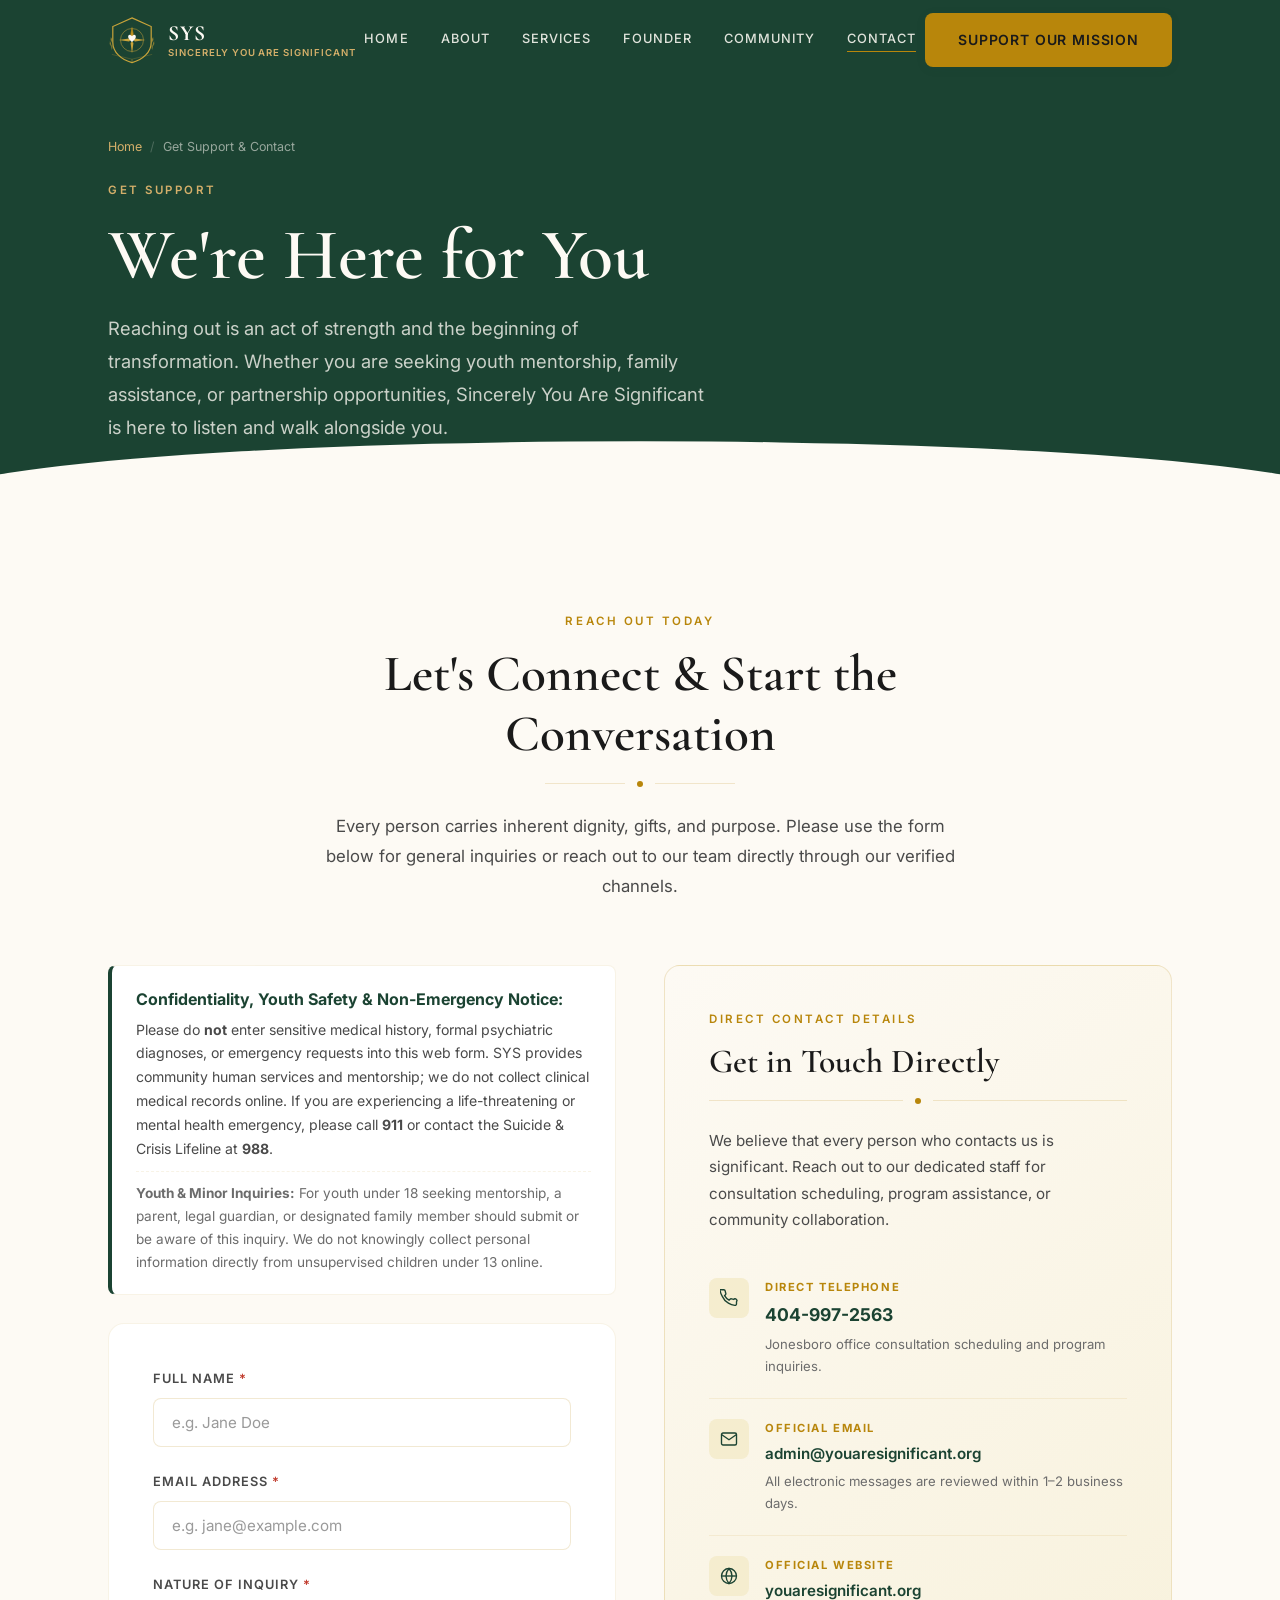
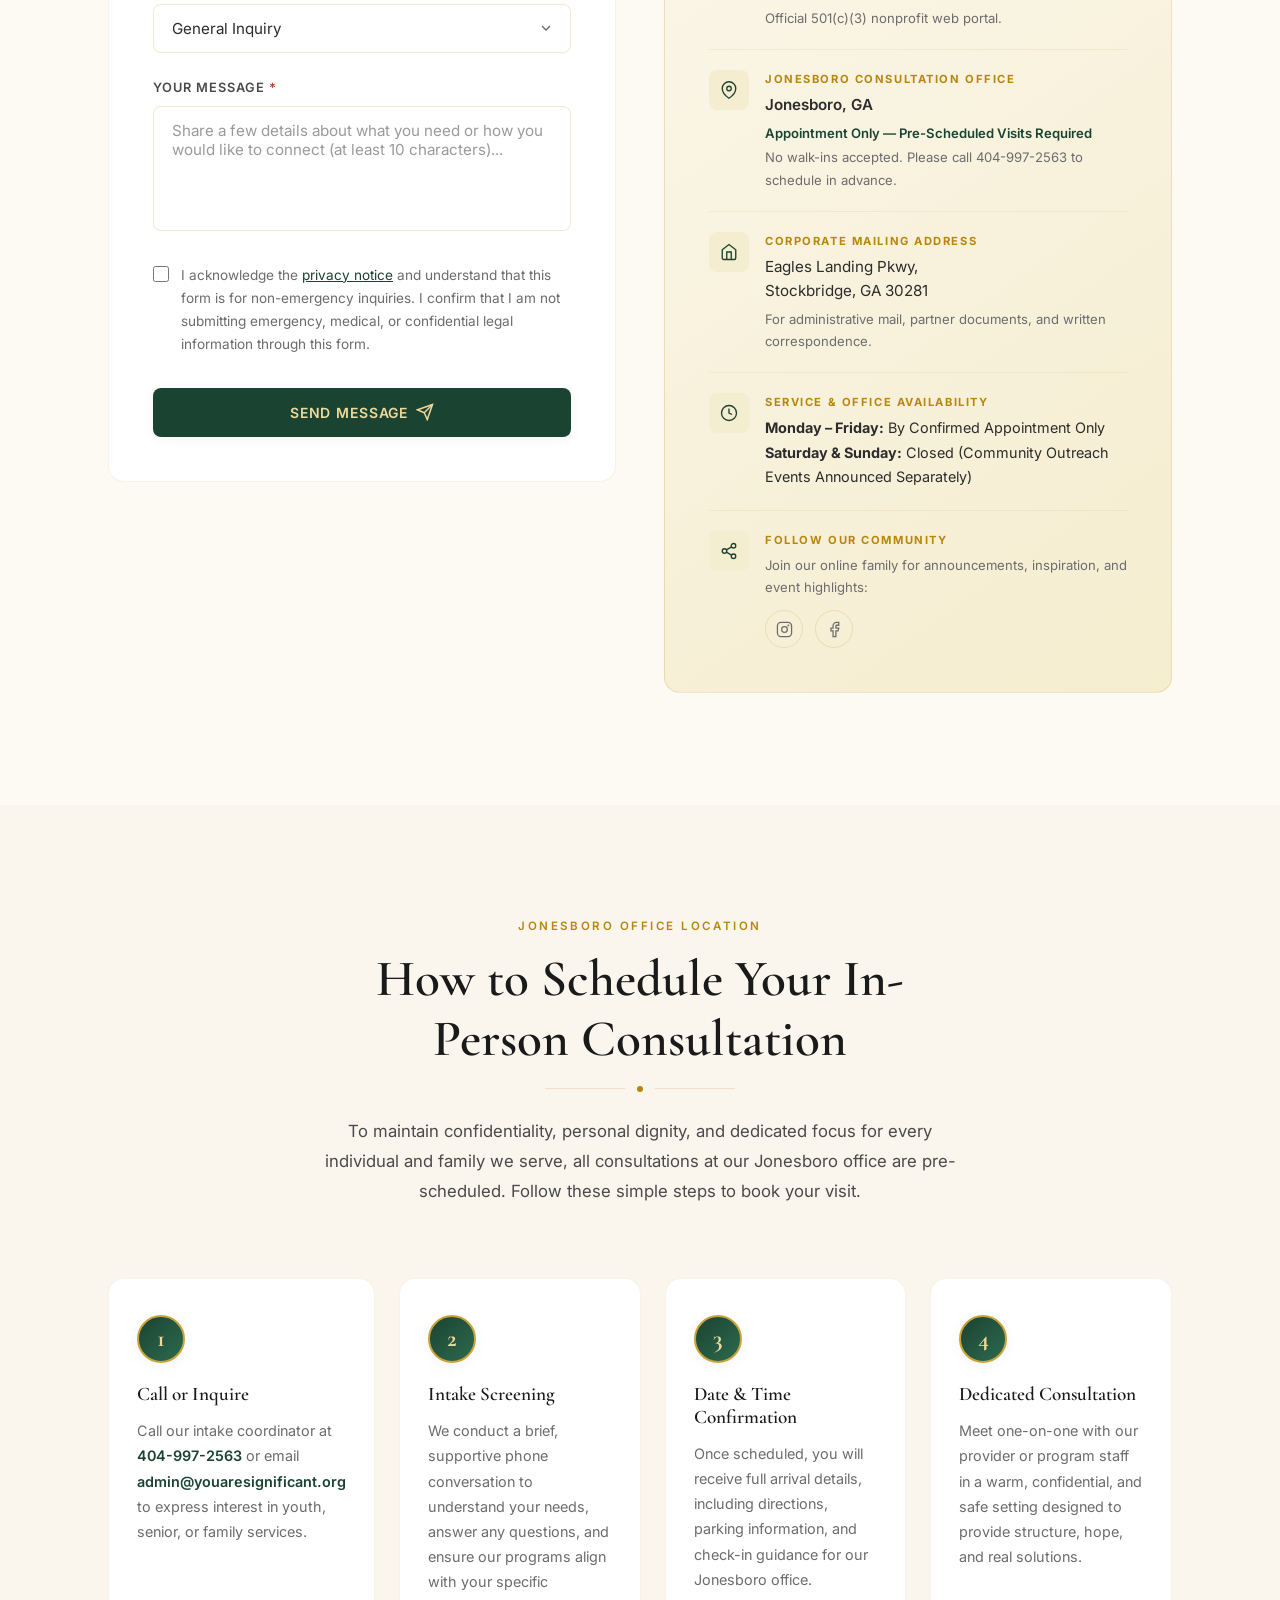
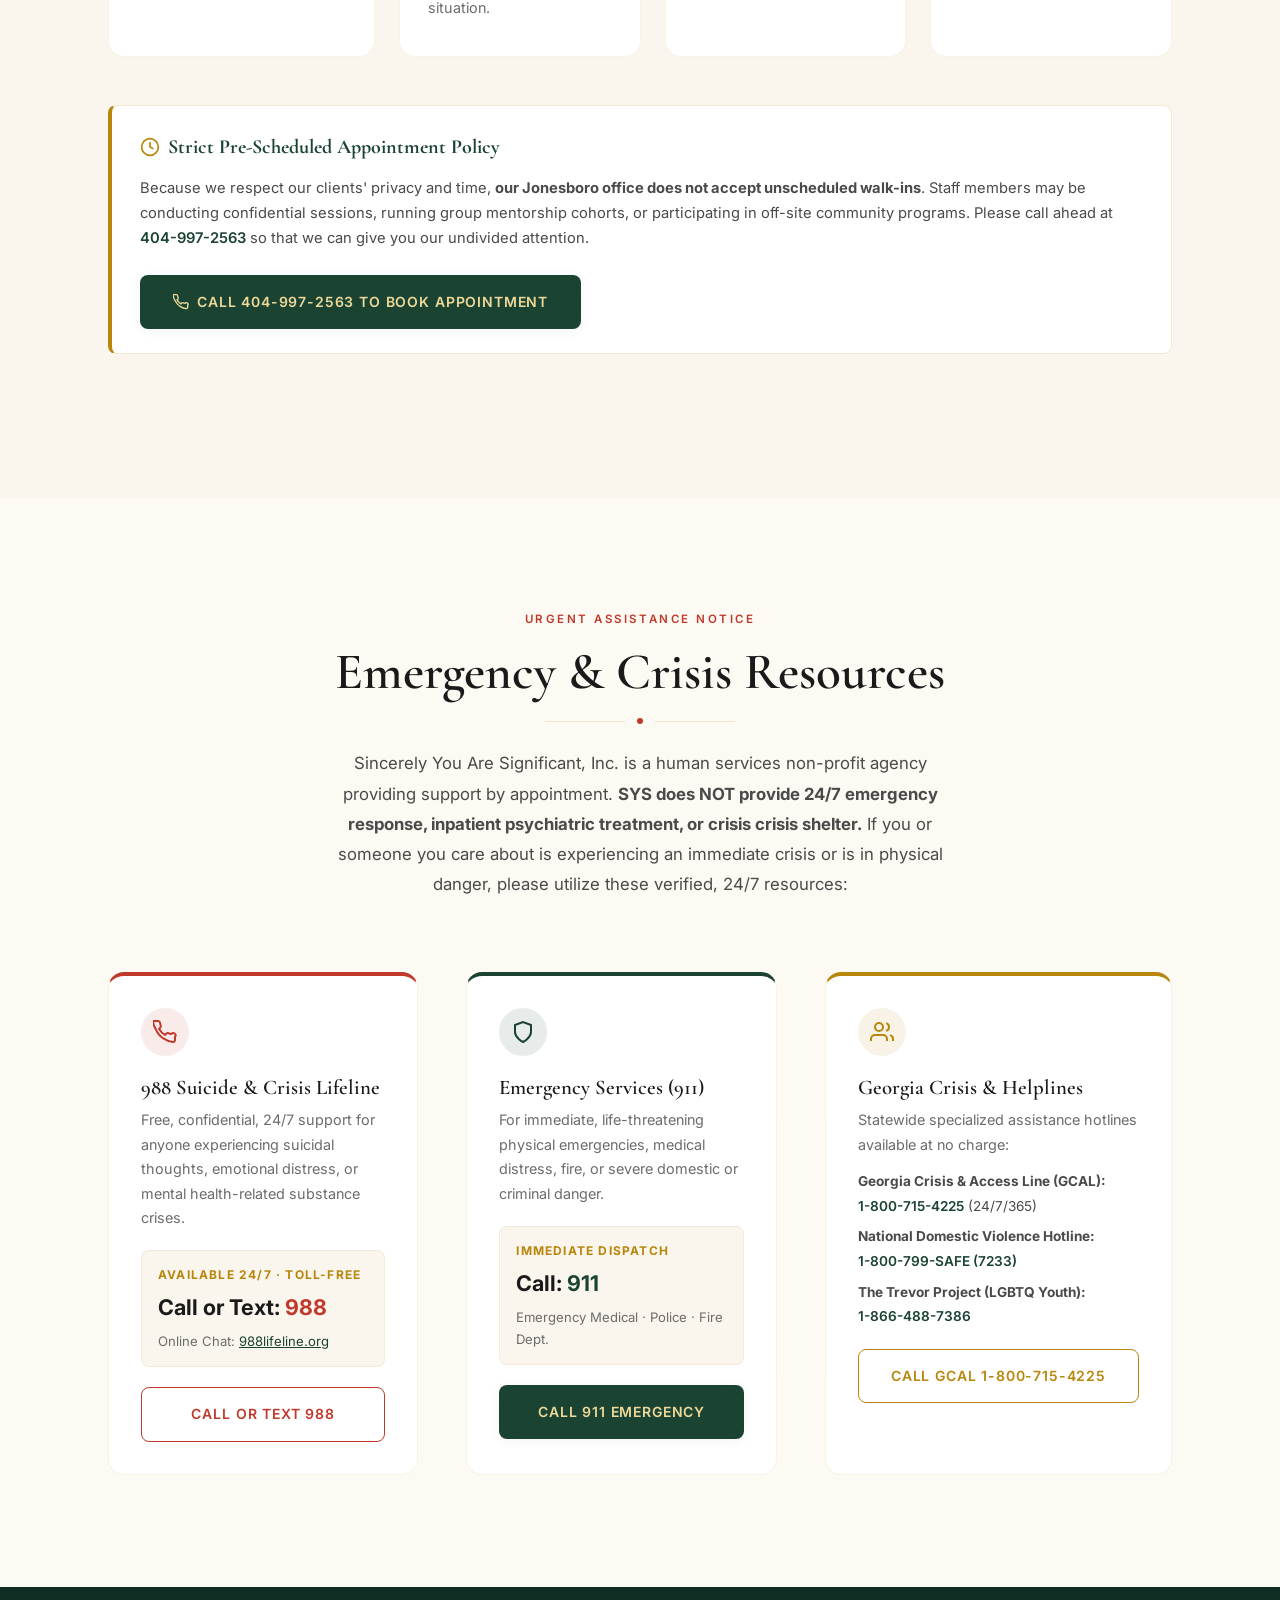
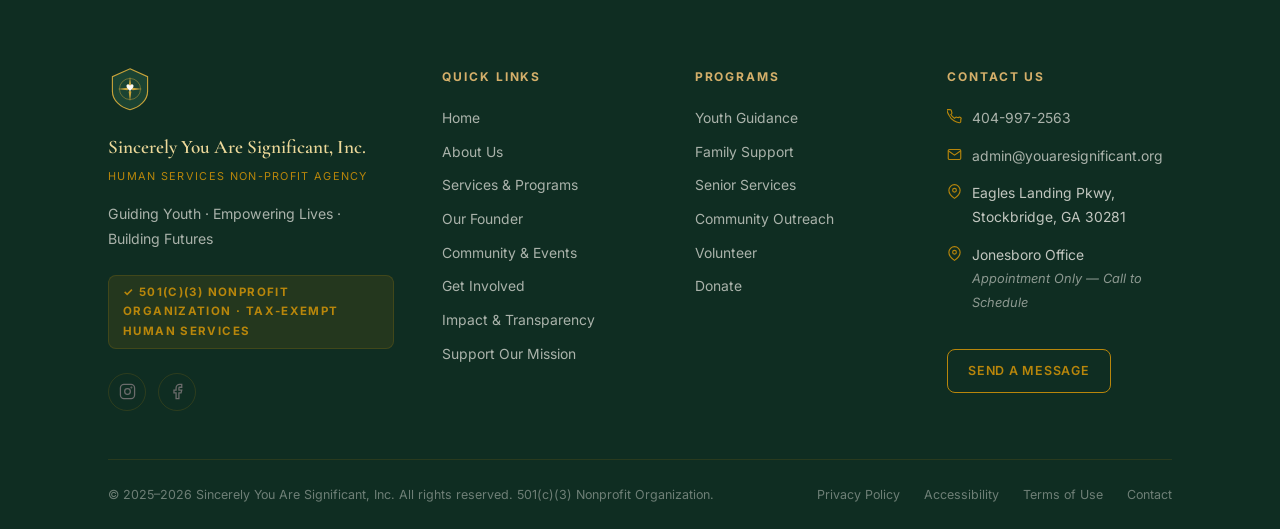
<file: contact.html>
<!DOCTYPE html>
<html lang="en">
<head>
  <meta charset="UTF-8" />
  <meta name="viewport" content="width=device-width, initial-scale=1.0" />
  <title>Get Support &amp; Contact | Sincerely You Are Significant, Inc.</title>
  <meta name="description" content="Contact Sincerely You Are Significant, Inc. in Stockbridge, GA. Call 404-997-2563 or email admin@youaresignificant.org." />
  <meta name="keywords" content="contact SYS, get support, human services nonprofit, Stockbridge GA, Jonesboro GA, youth mentorship, family services, appointment scheduling" />
  <meta property="og:title" content="Get Support &amp; Contact | Sincerely You Are Significant, Inc." />
  <meta property="og:description" content="Contact Sincerely You Are Significant, Inc. in Stockbridge, GA. Call 404-997-2563 or email admin@youaresignificant.org." />
  <meta property="og:type" content="website" />
  <meta property="og:url" content="https://youaresignificant.org/contact" />
  <meta name="twitter:card" content="summary_large_image" />
  <link rel="canonical" href="https://youaresignificant.org/contact" />
  <link rel="stylesheet" href="css/main.css" />
  <link rel="icon" type="image/svg+xml" href="images/favicon.svg" />
  <script type="application/ld+json">
  {
    "@context": "https://schema.org",
    "@type": "ContactPage",
    "name": "Get Support & Contact | Sincerely You Are Significant, Inc.",
    "description": "Contact Sincerely You Are Significant, Inc. in Stockbridge, GA. Call 404-997-2563 or email admin@youaresignificant.org.",
    "url": "https://youaresignificant.org/contact",
    "mainEntity": {
      "@type": "NonprofitOrganization",
      "name": "Sincerely You Are Significant, Inc.",
      "alternateName": "SYS",
      "url": "https://youaresignificant.org",
      "email": "admin@youaresignificant.org",
      "telephone": "404-997-2563",
      "address": {
        "@type": "PostalAddress",
        "streetAddress": "Eagles Landing Pkwy",
        "addressLocality": "Stockbridge",
        "addressRegion": "GA",
        "postalCode": "30281",
        "addressCountry": "US"
      },
      "location": {
        "@type": "Place",
        "name": "Sincerely You Are Significant - Jonesboro Consultation Office",
        "address": {
          "@type": "PostalAddress",
          "addressLocality": "Jonesboro",
          "addressRegion": "GA",
          "addressCountry": "US"
        },
        "description": "Jonesboro consultation office — pre-scheduled appointments only"
      },
      "contactPoint": {
        "@type": "ContactPoint",
        "telephone": "404-997-2563",
        "contactType": "customer service",
        "email": "admin@youaresignificant.org",
        "areaServed": "US",
        "availableLanguage": "English"
      },
      "sameAs": [
        "https://www.instagram.com/thesysorg",
        "https://www.facebook.com/profile.php?id=61594629771230"
      ]
    }
  }
  </script>
</head>
<body>

<a href="#main-content" class="skip-link">Skip to main content</a>

<!-- ======================== NAVIGATION ======================== -->
<nav class="nav" id="mainNav" data-transparent="true" role="navigation" aria-label="Main navigation">
  <div class="nav__inner">
    <a href="index.html" class="nav__logo" aria-label="Sincerely You Are Significant — Home">
      <svg class="nav__logo-mark" viewBox="0 0 100 100" fill="none" xmlns="http://www.w3.org/2000/svg" aria-hidden="true">
        <!-- Shield shape -->
        <path d="M50 4 L90 22 L90 55 C90 75 72 92 50 97 C28 92 10 75 10 55 L10 22 Z" fill="#1B4332" stroke="#C9A43A" stroke-width="2.5"/>
        <!-- Inner shield ring -->
        <circle cx="50" cy="50" r="24" fill="none" stroke="#C9A43A" stroke-width="1.5" opacity="0.7"/>
        <!-- Compass star -->
        <polygon points="50,22 53,44 50,47 47,44" fill="#C9A43A"/>
        <polygon points="50,78 53,56 50,53 47,56" fill="#C9A43A"/>
        <polygon points="22,50 44,47 47,50 44,53" fill="#C9A43A"/>
        <polygon points="78,50 56,47 53,50 56,53" fill="#C9A43A"/>
        <polygon points="50,22 54,38 50,42 46,38" fill="#B8860B" opacity="0.6"/>
        <!-- Heart center -->
        <path d="M50 54 C50 54 42 48 42 43 C42 40 44.5 38 47 39.5 C48.5 40.5 50 42 50 42 C50 42 51.5 40.5 53 39.5 C55.5 38 58 40 58 43 C58 48 50 54 50 54Z" fill="#FDFAF4"/>
        <!-- Laurel left -->
        <path d="M8 55 Q4 50 6 44 Q10 48 8 55Z" fill="#C9A43A" opacity="0.7"/>
        <path d="M6 63 Q2 58 4 52 Q8 56 6 63Z" fill="#C9A43A" opacity="0.6"/>
        <path d="M8 71 Q5 65 7 59 Q11 63 8 71Z" fill="#C9A43A" opacity="0.5"/>
        <!-- Laurel right -->
        <path d="M92 55 Q96 50 94 44 Q90 48 92 55Z" fill="#C9A43A" opacity="0.7"/>
        <path d="M94 63 Q98 58 96 52 Q92 56 94 63Z" fill="#C9A43A" opacity="0.6"/>
        <path d="M92 71 Q95 65 93 59 Q89 63 92 71Z" fill="#C9A43A" opacity="0.5"/>
        <!-- Stem -->
        <line x1="50" y1="90" x2="50" y2="96" stroke="#C9A43A" stroke-width="1.5" opacity="0.6"/>
        <line x1="8" y1="80" x2="50" y2="90" stroke="#C9A43A" stroke-width="1" opacity="0.5"/>
        <line x1="92" y1="80" x2="50" y2="90" stroke="#C9A43A" stroke-width="1" opacity="0.5"/>
      </svg>
      <div class="nav__logo-text">
        <span class="nav__logo-abbr">SYS</span>
        <span class="nav__logo-full">Sincerely You Are Significant</span>
      </div>
    </a>

    <div class="nav__links" role="menubar">
      <a href="index.html" class="nav__link" role="menuitem">Home</a>
      <a href="about.html" class="nav__link" role="menuitem">About</a>
      <a href="services.html" class="nav__link" role="menuitem">Services</a>
      <a href="founder.html" class="nav__link" role="menuitem">Founder</a>
      <a href="community.html" class="nav__link" role="menuitem">Community</a>
      <a href="contact.html" class="nav__link active" role="menuitem">Contact</a>
    </div>

    <div class="nav__cta">
      <a href="support.html" class="btn btn--gold" id="navDonateBtn">Support Our Mission</a>
      <button class="nav__hamburger" id="hamburger" aria-label="Toggle navigation menu" aria-expanded="false" aria-controls="mobileNav">
        <span></span><span></span><span></span>
      </button>
    </div>
  </div>
</nav>

<!-- Mobile Nav -->
<div class="nav__overlay" id="navOverlay" aria-hidden="true"></div>
<nav class="nav__mobile" id="mobileNav" aria-label="Mobile navigation" aria-hidden="true">
  <a href="index.html" class="nav__mobile-link">Home</a>
  <a href="about.html" class="nav__mobile-link">About Us</a>
  <a href="services.html" class="nav__mobile-link">Services &amp; Programs</a>
  <a href="founder.html" class="nav__mobile-link">Our Founder</a>
  <a href="community.html" class="nav__mobile-link">Community &amp; Events</a>
  <a href="contact.html" class="nav__mobile-link active">Get Support</a>
  <div class="nav__mobile-cta">
    <a href="support.html" class="btn btn--gold" style="width:100%;justify-content:center;">Support Our Mission</a>
    <a href="contact.html" class="btn btn--outline" style="width:100%;justify-content:center;margin-top:0.75rem;">Contact Us</a>
  </div>
  <div style="margin-top:2rem;padding-top:1.5rem;border-top:1px solid rgba(184,134,11,0.15);">
    <p style="font-size:0.75rem;color:var(--text-lighter);margin-bottom:0.5rem;">Connect With Us</p>
    <div class="social-links">
      <a href="https://www.instagram.com/thesysorg" target="_blank" rel="noopener" class="social-link" aria-label="Instagram">
        <svg viewBox="0 0 24 24" fill="none" stroke="currentColor" stroke-width="1.8"><rect x="2" y="2" width="20" height="20" rx="5" ry="5"/><circle cx="12" cy="12" r="4"/><circle cx="17.5" cy="6.5" r="0.5" fill="currentColor"/></svg>
      </a>
      <a href="https://www.facebook.com/profile.php?id=61594629771230" target="_blank" rel="noopener" class="social-link" aria-label="Facebook">
        <svg viewBox="0 0 24 24" fill="none" stroke="currentColor" stroke-width="1.8"><path d="M18 2h-3a5 5 0 00-5 5v3H7v4h3v8h4v-8h3l1-4h-4V7a1 1 0 011-1h3z"/></svg>
      </a>
    </div>
  </div>
</nav>

<!-- ======================== PAGE HERO ======================== -->
<header class="page-hero" role="banner">
  <div class="container">
    <nav class="breadcrumb" aria-label="Breadcrumb">
      <a href="index.html">Home</a>
      <span class="breadcrumb__sep">/</span>
      <span aria-current="page">Get Support &amp; Contact</span>
    </nav>
    <div class="fade-up" style="max-width:760px;">
      <span class="eyebrow">Get Support</span>
      <h1>We're Here for You</h1>
      <p class="lead">
        Reaching out is an act of strength and the beginning of transformation. Whether you are seeking youth mentorship, family assistance, or partnership opportunities, Sincerely You Are Significant is here to listen and walk alongside you.
      </p>
    </div>
  </div>
</header>

<main id="main-content">

  <!-- ======================== MAIN CONTACT SECTION ======================== -->
  <section class="section bg-cream" aria-labelledby="contactHeading">
    <div class="container">
      <div class="section-header centered fade-up" style="margin-bottom: clamp(2.5rem, 5vw, 4rem);">
        <span class="eyebrow">Reach Out Today</span>
        <h2 id="contactHeading">Let's Connect &amp; Start the Conversation</h2>
        <div class="divider centered">
          <div class="divider__line"></div>
          <div class="divider__dot"></div>
          <div class="divider__line"></div>
        </div>
        <p>
          Every person carries inherent dignity, gifts, and purpose. Please use the form below for general inquiries or reach out to our team directly through our verified channels.
        </p>
      </div>

      <div class="grid-2" style="align-items:start;">
        <!-- LEFT COLUMN: Contact Form -->
        <div class="fade-up">
          <!-- Important Notice: No Medical / Emergency Info & Youth Safety -->
          <div style="background:var(--warm-white);border:1px solid var(--border-light);border-left:4px solid var(--forest);border-radius:var(--radius);padding:1.25rem 1.5rem;margin-bottom:1.75rem;line-height:1.7;" role="note">
            <strong style="color:var(--forest);display:block;margin-bottom:0.25rem;">Confidentiality, Youth Safety &amp; Non-Emergency Notice:</strong>
            <p style="margin:0 0 0.65rem 0;font-size:0.88rem;color:var(--text-mid);">
              Please do <strong>not</strong> enter sensitive medical history, formal psychiatric diagnoses, or emergency requests into this web form. SYS provides community human services and mentorship; we do not collect clinical medical records online. If you are experiencing a life-threatening or mental health emergency, please call <strong>911</strong> or contact the Suicide &amp; Crisis Lifeline at <strong>988</strong>.
            </p>
            <p style="margin:0;font-size:0.85rem;color:var(--text-light);border-top:1px dashed var(--border-light);padding-top:0.6rem;">
              <strong>Youth &amp; Minor Inquiries:</strong> For youth under 18 seeking mentorship, a parent, legal guardian, or designated family member should submit or be aware of this inquiry. We do not knowingly collect personal information directly from unsupervised children under 13 online.
            </p>
          </div>

          <!-- Contact Form Card with id="contactForm" -->
          <div class="card" style="padding: clamp(1.75rem, 4vw, 2.75rem);">
            <div id="contactForm">
              <form novalidate>
                <!-- Anti-spam: Honeypot & Timestamp Token -->
                <div style="display:none;" aria-hidden="true">
                  <input type="text" name="hp_field" tabindex="-1" autocomplete="off" />
                  <input type="hidden" name="form_ts" />
                </div>
                <!-- Full Name -->
                <div class="form-group">
                  <label class="form-label" for="name">
                    Full Name <span style="color:#c0392b;" aria-hidden="true">*</span>
                  </label>
                  <input
                    type="text"
                    id="name"
                    name="name"
                    class="form-control"
                    placeholder="e.g. Jane Doe"
                    required
                    autocomplete="name"
                  />
                  <div class="form-error" role="alert"></div>
                </div>

                <!-- Email Address -->
                <div class="form-group">
                  <label class="form-label" for="email">
                    Email Address <span style="color:#c0392b;" aria-hidden="true">*</span>
                  </label>
                  <input
                    type="email"
                    id="email"
                    name="email"
                    class="form-control"
                    placeholder="e.g. jane@example.com"
                    required
                    autocomplete="email"
                  />
                  <div class="form-error" role="alert"></div>
                </div>

                <!-- Inquiry Type -->
                <div class="form-group">
                  <label class="form-label" for="inquiry">
                    Nature of Inquiry <span style="color:#c0392b;" aria-hidden="true">*</span>
                  </label>
                  <select id="inquiry" name="inquiry" class="form-control" required>
                    <option value="General Inquiry">General Inquiry</option>
                    <option value="Service Request">Service Request (Youth, Family, Senior Support)</option>
                    <option value="Volunteer Interest">Volunteer Interest</option>
                    <option value="Partnership Inquiry">Partnership Inquiry</option>
                    <option value="Media/Press">Media / Press</option>
                    <option value="Other">Other</option>
                  </select>
                </div>

                <!-- Message -->
                <div class="form-group">
                  <label class="form-label" for="message">
                    Your Message <span style="color:#c0392b;" aria-hidden="true">*</span>
                  </label>
                  <textarea
                    id="message"
                    name="message"
                    class="form-control"
                    rows="5"
                    placeholder="Share a few details about what you need or how you would like to connect (at least 10 characters)..."
                    required
                  ></textarea>
                  <div class="form-error" role="alert"></div>
                </div>

                <!-- Consent Checkbox -->
                <div class="form-group">
                  <div class="form-check" style="flex-wrap:wrap;">
                    <input
                      type="checkbox"
                      id="consent"
                      name="consent"
                      required
                    />
                    <label for="consent" style="cursor:pointer;flex:1;">
                      I acknowledge the <a href="privacy.html" style="color:var(--forest);text-decoration:underline;">privacy notice</a> and understand that this form is for non-emergency inquiries. I confirm that I am not submitting emergency, medical, or confidential legal information through this form.
                    </label>
                    <div class="form-error" style="width:100%;margin-left:28px;" role="alert"></div>
                  </div>
                </div>

                <!-- Submit Button -->
                <div style="margin-top:2rem;">
                  <button type="submit" class="btn btn--primary" id="contactSubmitBtn" style="width:100%;justify-content:center;">
                    <span>Send Message</span>
                    <svg width="18" height="18" viewBox="0 0 24 24" fill="none" stroke="currentColor" stroke-width="2" aria-hidden="true"><line x1="22" y1="2" x2="11" y2="13"/><polygon points="22 2 15 22 11 13 2 9 22 2"/></svg>
                  </button>
                </div>
              </form>

              <!-- Success State: Form Success Message -->
              <div id="formSuccess" class="form-success" role="status" aria-live="polite">
                <div class="form-success__icon" aria-hidden="true">
                  <svg viewBox="0 0 24 24" fill="none" stroke="currentColor" stroke-width="2"><polyline points="20 6 9 17 4 12"/></svg>
                </div>
                <h3 style="color:var(--forest);margin-bottom:0.75rem;font-size:1.6rem;">Thank You for Reaching Out</h3>
                <div style="background:var(--cream);border:1px dashed var(--gold);padding:0.75rem 1rem;border-radius:var(--radius);margin-bottom:1.25rem;font-family:monospace;font-size:0.95rem;color:var(--forest);font-weight:600;text-align:center;">
                  Inquiry Reference ID: <span class="reference-id" style="color:var(--forest);letter-spacing:0.04em;">SYS-CONFIRMED</span>
                </div>
                <div class="delivery-status-note" style="display:none;background:var(--ivory);padding:0.85rem 1.25rem;border-radius:var(--radius);border:1px solid var(--border-light);margin-bottom:1.25rem;font-size:0.88rem;color:var(--text);line-height:1.7;"></div>
                <div style="background:var(--warm-white);padding:1rem 1.25rem;border-radius:var(--radius);border:1px solid var(--border-light);margin-bottom:1.25rem;text-align:left;font-size:0.9rem;line-height:1.7;">
                  <strong>What happens next:</strong> Our staff will review your inquiry and follow up with you at the email address provided. If you requested an in-person consultation at our Jonesboro location, we will coordinate available appointment times with you.
                </div>
                <p style="font-size:0.92rem;color:var(--text);line-height:1.7;">
                  Need immediate assistance? You may also contact us directly by phone at <a href="tel:4049972563" style="color:var(--forest);font-weight:600;text-decoration:underline;">404-997-2563</a> or email <a href="mailto:admin@youaresignificant.org" style="color:var(--forest);font-weight:600;text-decoration:underline;">admin@youaresignificant.org</a>.
                </p>
              </div>
            </div>
          </div>
        </div>

        <!-- RIGHT COLUMN: Contact Information -->
        <div class="card card--gold fade-up" style="padding: clamp(1.75rem, 4vw, 2.75rem);">
          <span class="eyebrow">Direct Contact Details</span>
          <h3 style="font-size:clamp(1.5rem, 3vw, 2.1rem);margin-bottom:0.75rem;">Get in Touch Directly</h3>
          <div class="divider">
            <div class="divider__line"></div>
            <div class="divider__dot"></div>
            <div class="divider__line"></div>
          </div>
          <p style="color:var(--text-mid);font-size:0.95rem;margin-bottom:1.5rem;line-height:1.75;">
            We believe that every person who contacts us is significant. Reach out to our dedicated staff for consultation scheduling, program assistance, or community collaboration.
          </p>

          <div role="list">
            <!-- Telephone -->
            <div class="contact-info-item" role="listitem">
              <div class="contact-info-icon" aria-hidden="true">
                <svg viewBox="0 0 24 24" fill="none" stroke="currentColor" stroke-width="1.8"><path d="M22 16.92v3a2 2 0 01-2.18 2 19.79 19.79 0 01-8.63-3.07A19.5 19.5 0 013.07 9.81a19.79 19.79 0 01-3.07-8.64A2 2 0 012 1h3a2 2 0 012 1.72c.127.96.361 1.903.7 2.81a2 2 0 01-.45 2.11L6.09 8.91a16 16 0 006 6l1.27-1.27a2 2 0 012.11-.45c.907.339 1.85.573 2.81.7A2 2 0 0122 16.92z"/></svg>
              </div>
              <div>
                <div class="contact-info-label">Direct Telephone</div>
                <div class="contact-info-value">
                  <a href="tel:4049972563" style="font-weight:700;font-size:1.1rem;">404-997-2563</a>
                </div>
                <p style="font-size:0.82rem;color:var(--text-light);margin-top:0.25rem;">
                  Jonesboro office consultation scheduling and program inquiries.
                </p>
              </div>
            </div>

            <!-- Email -->
            <div class="contact-info-item" role="listitem">
              <div class="contact-info-icon" aria-hidden="true">
                <svg viewBox="0 0 24 24" fill="none" stroke="currentColor" stroke-width="1.8"><path d="M4 4h16c1.1 0 2 .9 2 2v12c0 1.1-.9 2-2 2H4c-1.1 0-2-.9-2-2V6c0-1.1.9-2 2-2z"/><polyline points="22,6 12,13 2,6"/></svg>
              </div>
              <div>
                <div class="contact-info-label">Official Email</div>
                <div class="contact-info-value">
                  <a href="mailto:admin@youaresignificant.org" style="font-weight:600;">admin@youaresignificant.org</a>
                </div>
                <p style="font-size:0.82rem;color:var(--text-light);margin-top:0.25rem;">
                  All electronic messages are reviewed within 1–2 business days.
                </p>
              </div>
            </div>

            <!-- Official Website -->
            <div class="contact-info-item" role="listitem">
              <div class="contact-info-icon" aria-hidden="true">
                <svg viewBox="0 0 24 24" fill="none" stroke="currentColor" stroke-width="1.8"><circle cx="12" cy="12" r="10"/><line x1="2" y1="12" x2="22" y2="12"/><path d="M12 2a15.3 15.3 0 014 10 15.3 15.3 0 01-4 10 15.3 15.3 0 01-4-10 15.3 15.3 0 014-10z"/></svg>
              </div>
              <div>
                <div class="contact-info-label">Official Website</div>
                <div class="contact-info-value">
                  <a href="https://youaresignificant.org" style="font-weight:600;">youaresignificant.org</a>
                </div>
                <p style="font-size:0.82rem;color:var(--text-light);margin-top:0.25rem;">
                  Official 501(c)(3) nonprofit web portal.
                </p>
              </div>
            </div>

            <!-- Jonesboro Office -->
            <div class="contact-info-item" role="listitem">
              <div class="contact-info-icon" aria-hidden="true">
                <svg viewBox="0 0 24 24" fill="none" stroke="currentColor" stroke-width="1.8"><path d="M21 10c0 7-9 13-9 13s-9-6-9-13a9 9 0 0118 0z"/><circle cx="12" cy="10" r="3"/></svg>
              </div>
              <div>
                <div class="contact-info-label">Jonesboro Consultation Office</div>
                <div class="contact-info-value" style="font-weight:600;">Jonesboro, GA</div>
                <p style="font-size:0.82rem;color:var(--forest);font-weight:600;margin-top:0.25rem;">
                  Appointment Only — Pre-Scheduled Visits Required
                </p>
                <p style="font-size:0.82rem;color:var(--text-light);margin-top:0.15rem;">
                  No walk-ins accepted. Please call 404-997-2563 to schedule in advance.
                </p>
              </div>
            </div>

            <!-- Mailing Address -->
            <div class="contact-info-item" role="listitem">
              <div class="contact-info-icon" aria-hidden="true">
                <svg viewBox="0 0 24 24" fill="none" stroke="currentColor" stroke-width="1.8"><path d="M3 9l9-7 9 7v11a2 2 0 01-2 2H5a2 2 0 01-2-2z"/><polyline points="9 22 9 12 15 12 15 22"/></svg>
              </div>
              <div>
                <div class="contact-info-label">Corporate Mailing Address</div>
                <div class="contact-info-value">
                  Eagles Landing Pkwy,<br>
                  Stockbridge, GA 30281
                </div>
                <p style="font-size:0.82rem;color:var(--text-light);margin-top:0.25rem;">
                  For administrative mail, partner documents, and written correspondence.
                </p>
              </div>
            </div>

            <!-- Operating Hours Placeholder -->
            <div class="contact-info-item" role="listitem">
              <div class="contact-info-icon" aria-hidden="true">
                <svg viewBox="0 0 24 24" fill="none" stroke="currentColor" stroke-width="1.8"><circle cx="12" cy="12" r="10"/><polyline points="12 6 12 12 16 14"/></svg>
              </div>
              <div>
                <div class="contact-info-label">Service &amp; Office Availability</div>
                <div class="contact-info-value" style="font-size:0.9rem;line-height:1.7;">
                  <div><strong>Monday – Friday:</strong> By Confirmed Appointment Only</div>
                  <div><strong>Saturday &amp; Sunday:</strong> Closed (Community Outreach Events Announced Separately)</div>
                </div>
              </div>
            </div>

            <!-- Social Links -->
            <div class="contact-info-item" role="listitem" style="border-bottom:none;padding-bottom:0;">
              <div class="contact-info-icon" aria-hidden="true">
                <svg viewBox="0 0 24 24" fill="none" stroke="currentColor" stroke-width="1.8"><circle cx="18" cy="5" r="3"/><circle cx="6" cy="12" r="3"/><circle cx="18" cy="19" r="3"/><line x1="8.59" y1="13.51" x2="15.42" y2="17.49"/><line x1="15.41" y1="6.51" x2="8.59" y2="10.49"/></svg>
              </div>
              <div>
                <div class="contact-info-label">Follow Our Community</div>
                <p style="font-size:0.82rem;color:var(--text-light);margin-bottom:0.75rem;">
                  Join our online family for announcements, inspiration, and event highlights:
                </p>
                <div class="social-links">
                  <a href="https://www.instagram.com/thesysorg" target="_blank" rel="noopener" class="social-link" aria-label="Follow SYS on Instagram @theSYSorg">
                    <svg viewBox="0 0 24 24" fill="none" stroke="currentColor" stroke-width="1.8"><rect x="2" y="2" width="20" height="20" rx="5" ry="5"/><circle cx="12" cy="12" r="4"/><circle cx="17.5" cy="6.5" r="0.5" fill="currentColor"/></svg>
                  </a>
                  <a href="https://www.facebook.com/profile.php?id=61594629771230" target="_blank" rel="noopener" class="social-link" aria-label="Follow SYS on Facebook">
                    <svg viewBox="0 0 24 24" fill="none" stroke="currentColor" stroke-width="1.8"><path d="M18 2h-3a5 5 0 00-5 5v3H7v4h3v8h4v-8h3l1-4h-4V7a1 1 0 011-1h3z"/></svg>
                  </a>
                </div>
              </div>
            </div>
          </div>
        </div>
      </div>
    </div>
  </section>

  <!-- ======================== APPOINTMENT BOOKING SECTION ======================== -->
  <section class="section bg-ivory" id="scheduling" aria-labelledby="schedulingHeading">
    <div class="container">
      <div class="section-header centered fade-up">
        <span class="eyebrow">Jonesboro Office Location</span>
        <h2 id="schedulingHeading">How to Schedule Your In-Person Consultation</h2>
        <div class="divider centered">
          <div class="divider__line"></div>
          <div class="divider__dot"></div>
          <div class="divider__line"></div>
        </div>
        <p>
          To maintain confidentiality, personal dignity, and dedicated focus for every individual and family we serve, all consultations at our Jonesboro office are pre-scheduled. Follow these simple steps to book your visit.
        </p>
      </div>

      <div class="steps-grid stagger" role="list">
        <!-- Step 1 -->
        <div class="step-card" role="listitem">
          <div class="step-card__number" aria-hidden="true">1</div>
          <h4>Call or Inquire</h4>
          <p>
            Call our intake coordinator at <a href="tel:4049972563" style="color:var(--forest);font-weight:600;">404-997-2563</a> or email <a href="mailto:admin@youaresignificant.org" style="color:var(--forest);font-weight:600;">admin@youaresignificant.org</a> to express interest in youth, senior, or family services.
          </p>
        </div>

        <!-- Step 2 -->
        <div class="step-card" role="listitem">
          <div class="step-card__number" aria-hidden="true">2</div>
          <h4>Intake Screening</h4>
          <p>
            We conduct a brief, supportive phone conversation to understand your needs, answer any questions, and ensure our programs align with your specific situation.
          </p>
        </div>

        <!-- Step 3 -->
        <div class="step-card" role="listitem">
          <div class="step-card__number" aria-hidden="true">3</div>
          <h4>Date &amp; Time Confirmation</h4>
          <p>
            Once scheduled, you will receive full arrival details, including directions, parking information, and check-in guidance for our Jonesboro office.
          </p>
        </div>

        <!-- Step 4 -->
        <div class="step-card" role="listitem">
          <div class="step-card__number" aria-hidden="true">4</div>
          <h4>Dedicated Consultation</h4>
          <p>
            Meet one-on-one with our provider or program staff in a warm, confidential, and safe setting designed to provide structure, hope, and real solutions.
          </p>
        </div>
      </div>

      <!-- Policy Callout Card -->
      <div class="appointment-callout fade-up" style="margin-top:3rem;background:var(--warm-white);">
        <div class="appointment-callout__title">
          <svg viewBox="0 0 24 24" fill="none" stroke="currentColor" stroke-width="2" aria-hidden="true"><circle cx="12" cy="12" r="10"/><polyline points="12 6 12 12 16 14"/></svg>
          <span>Strict Pre-Scheduled Appointment Policy</span>
        </div>
        <p>
          Because we respect our clients' privacy and time, <strong>our Jonesboro office does not accept unscheduled walk-ins</strong>. Staff members may be conducting confidential sessions, running group mentorship cohorts, or participating in off-site community programs. Please call ahead at <a href="tel:4049972563" style="color:var(--forest);font-weight:600;">404-997-2563</a> so that we can give you our undivided attention.
        </p>
        <div style="margin-top:0.75rem;">
          <a href="tel:4049972563" class="btn btn--primary" id="scheduleCallActionBtn">
            <svg width="16" height="16" viewBox="0 0 24 24" fill="none" stroke="currentColor" stroke-width="2" aria-hidden="true"><path d="M22 16.92v3a2 2 0 01-2.18 2 19.79 19.79 0 01-8.63-3.07A19.5 19.5 0 013.07 9.81a19.79 19.79 0 01-3.07-8.64A2 2 0 012 1h3a2 2 0 012 1.72c.127.96.361 1.903.7 2.81a2 2 0 01-.45 2.11L6.09 8.91a16 16 0 006 6l1.27-1.27a2 2 0 012.11-.45c.907.339 1.85.573 2.81.7A2 2 0 0122 16.92z"/></svg>
            Call 404-997-2563 to Book Appointment
          </a>
        </div>
      </div>
    </div>
  </section>

  <!-- ======================== EMERGENCY RESOURCES SECTION ======================== -->
  <section class="section bg-cream" id="emergency-resources" aria-labelledby="emergencyHeading">
    <div class="container">
      <div class="section-header centered fade-up">
        <span class="eyebrow" style="color:#c0392b;">Urgent Assistance Notice</span>
        <h2 id="emergencyHeading">Emergency &amp; Crisis Resources</h2>
        <div class="divider centered">
          <div class="divider__line"></div>
          <div class="divider__dot" style="background:#c0392b;"></div>
          <div class="divider__line"></div>
        </div>
        <p>
          Sincerely You Are Significant, Inc. is a human services non-profit agency providing support by appointment. <strong>SYS does NOT provide 24/7 emergency response, inpatient psychiatric treatment, or crisis crisis shelter.</strong> If you or someone you care about is experiencing an immediate crisis or is in physical danger, please utilize these verified, 24/7 resources:
        </p>
      </div>

      <div class="grid-3 stagger" role="list">
        <!-- 988 Suicide & Crisis Lifeline -->
        <div class="card" style="border-top:4px solid #c0392b;padding:2rem;" role="listitem">
          <div style="width:48px;height:48px;border-radius:50%;background:rgba(192,57,43,0.1);display:flex;align-items:center;justify-content:center;margin-bottom:1.25rem;">
            <svg width="24" height="24" viewBox="0 0 24 24" fill="none" stroke="#c0392b" stroke-width="2" aria-hidden="true"><path d="M22 16.92v3a2 2 0 01-2.18 2 19.79 19.79 0 01-8.63-3.07A19.5 19.5 0 013.07 9.81a19.79 19.79 0 01-3.07-8.64A2 2 0 012 1h3a2 2 0 012 1.72c.127.96.361 1.903.7 2.81a2 2 0 01-.45 2.11L6.09 8.91a16 16 0 006 6l1.27-1.27a2 2 0 012.11-.45c.907.339 1.85.573 2.81.7A2 2 0 0122 16.92z"/></svg>
          </div>
          <h4 style="margin-bottom:0.5rem;font-size:1.3rem;">988 Suicide &amp; Crisis Lifeline</h4>
          <p style="font-size:0.9rem;color:var(--text-light);line-height:1.7;margin-bottom:1.25rem;">
            Free, confidential, 24/7 support for anyone experiencing suicidal thoughts, emotional distress, or mental health-related substance crises.
          </p>
          <div style="background:var(--ivory);padding:0.85rem 1rem;border-radius:var(--radius);border:1px solid var(--border-light);margin-bottom:1.25rem;">
            <div style="font-size:0.75rem;text-transform:uppercase;letter-spacing:0.1em;font-weight:700;color:var(--gold);">Available 24/7 · Toll-Free</div>
            <div style="font-size:1.35rem;font-weight:700;color:var(--charcoal);margin-top:0.25rem;">
              Call or Text: <a href="tel:988" style="color:#c0392b;">988</a>
            </div>
            <div style="font-size:0.82rem;color:var(--text-light);margin-top:0.25rem;">
              Online Chat: <a href="https://988lifeline.org" target="_blank" rel="noopener" style="color:var(--forest);text-decoration:underline;">988lifeline.org</a>
            </div>
          </div>
          <a href="tel:988" class="btn btn--outline" style="border-color:#c0392b;color:#c0392b;width:100%;justify-content:center;">
            Call or Text 988
          </a>
        </div>

        <!-- 911 Emergency Services -->
        <div class="card" style="border-top:4px solid var(--forest);padding:2rem;" role="listitem">
          <div style="width:48px;height:48px;border-radius:50%;background:rgba(27,67,50,0.1);display:flex;align-items:center;justify-content:center;margin-bottom:1.25rem;">
            <svg width="24" height="24" viewBox="0 0 24 24" fill="none" stroke="var(--forest)" stroke-width="2" aria-hidden="true"><path d="M12 22s8-4 8-10V5l-8-3-8 3v7c0 6 8 10 8 10z"/></svg>
          </div>
          <h4 style="margin-bottom:0.5rem;font-size:1.3rem;">Emergency Services (911)</h4>
          <p style="font-size:0.9rem;color:var(--text-light);line-height:1.7;margin-bottom:1.25rem;">
            For immediate, life-threatening physical emergencies, medical distress, fire, or severe domestic or criminal danger.
          </p>
          <div style="background:var(--ivory);padding:0.85rem 1rem;border-radius:var(--radius);border:1px solid var(--border-light);margin-bottom:1.25rem;">
            <div style="font-size:0.75rem;text-transform:uppercase;letter-spacing:0.1em;font-weight:700;color:var(--gold);">Immediate Dispatch</div>
            <div style="font-size:1.35rem;font-weight:700;color:var(--charcoal);margin-top:0.25rem;">
              Call: <a href="tel:911" style="color:var(--forest);">911</a>
            </div>
            <div style="font-size:0.82rem;color:var(--text-light);margin-top:0.25rem;">
              Emergency Medical · Police · Fire Dept.
            </div>
          </div>
          <a href="tel:911" class="btn btn--primary" style="width:100%;justify-content:center;">
            Call 911 Emergency
          </a>
        </div>

        <!-- Georgia Statewide Helplines -->
        <div class="card" style="border-top:4px solid var(--gold);padding:2rem;" role="listitem">
          <div style="width:48px;height:48px;border-radius:50%;background:rgba(184,134,11,0.1);display:flex;align-items:center;justify-content:center;margin-bottom:1.25rem;">
            <svg width="24" height="24" viewBox="0 0 24 24" fill="none" stroke="var(--gold)" stroke-width="2" aria-hidden="true"><path d="M17 21v-2a4 4 0 00-4-4H5a4 4 0 00-4 4v2"/><circle cx="9" cy="7" r="4"/><path d="M23 21v-2a4 4 0 00-3-3.87"/><path d="M16 3.13a4 4 0 010 7.75"/></svg>
          </div>
          <h4 style="margin-bottom:0.5rem;font-size:1.3rem;">Georgia Crisis &amp; Helplines</h4>
          <p style="font-size:0.9rem;color:var(--text-light);line-height:1.7;margin-bottom:0.75rem;">
            Statewide specialized assistance hotlines available at no charge:
          </p>
          <ul style="font-size:0.85rem;color:var(--text-mid);line-height:1.8;margin-bottom:1.25rem;">
            <li>
              <strong>Georgia Crisis &amp; Access Line (GCAL):</strong><br>
              <a href="tel:18007154225" style="color:var(--forest);font-weight:600;">1-800-715-4225</a> (24/7/365)
            </li>
            <li style="margin-top:0.4rem;">
              <strong>National Domestic Violence Hotline:</strong><br>
              <a href="tel:18007997233" style="color:var(--forest);font-weight:600;">1-800-799-SAFE (7233)</a>
            </li>
            <li style="margin-top:0.4rem;">
              <strong>The Trevor Project (LGBTQ Youth):</strong><br>
              <a href="tel:18664887386" style="color:var(--forest);font-weight:600;">1-866-488-7386</a>
            </li>
          </ul>
          <a href="tel:18007154225" class="btn btn--outline-gold" style="width:100%;justify-content:center;">
            Call GCAL 1-800-715-4225
          </a>
        </div>
      </div>
    </div>
  </section>

</main>

<!-- ======================== FOOTER ======================== -->
<footer class="footer" role="contentinfo">
  <div class="container">
    <div class="footer__grid">
      <!-- Brand -->
      <div>
        <a href="index.html" aria-label="SYS Home">
          <svg width="44" height="44" viewBox="0 0 100 100" fill="none" xmlns="http://www.w3.org/2000/svg" aria-hidden="true">
            <path d="M50 4 L90 22 L90 55 C90 75 72 92 50 97 C28 92 10 75 10 55 L10 22 Z" fill="#1B4332" stroke="#C9A43A" stroke-width="2.5"/>
            <circle cx="50" cy="50" r="24" fill="none" stroke="#C9A43A" stroke-width="1.5" opacity="0.7"/>
            <polygon points="50,22 53,44 50,47 47,44" fill="#C9A43A"/>
            <polygon points="50,78 53,56 50,53 47,56" fill="#C9A43A"/>
            <polygon points="22,50 44,47 47,50 44,53" fill="#C9A43A"/>
            <polygon points="78,50 56,47 53,50 56,53" fill="#C9A43A"/>
            <path d="M50 54 C50 54 42 48 42 43 C42 40 44.5 38 47 39.5 C48.5 40.5 50 42 50 42 C50 42 51.5 40.5 53 39.5 C55.5 38 58 40 58 43 C58 48 50 54 50 54Z" fill="#FDFAF4"/>
          </svg>
        </a>
        <p class="footer__brand-name">Sincerely You Are Significant, Inc.</p>
        <p class="footer__brand-sub">Human Services Non-Profit Agency</p>
        <p class="footer__tagline">Guiding Youth · Empowering Lives · Building Futures</p>
        <span class="footer__501">✓ 501(c)(3) Nonprofit Organization · Tax-Exempt Human Services</span>
        <div class="social-links" style="margin-top:1.5rem;">
          <a href="https://www.instagram.com/thesysorg" target="_blank" rel="noopener" class="social-link" aria-label="Follow us on Instagram @theSYSorg">
            <svg viewBox="0 0 24 24" fill="none" stroke="currentColor" stroke-width="1.8"><rect x="2" y="2" width="20" height="20" rx="5" ry="5"/><circle cx="12" cy="12" r="4"/><circle cx="17.5" cy="6.5" r="0.5" fill="currentColor"/></svg>
          </a>
          <a href="https://www.facebook.com/profile.php?id=61594629771230" target="_blank" rel="noopener" class="social-link" aria-label="Follow us on Facebook">
            <svg viewBox="0 0 24 24" fill="none" stroke="currentColor" stroke-width="1.8"><path d="M18 2h-3a5 5 0 00-5 5v3H7v4h3v8h4v-8h3l1-4h-4V7a1 1 0 011-1h3z"/></svg>
          </a>
        </div>
      </div>

      <!-- Quick Links -->
      <div>
        <p class="footer__col-title">Quick Links</p>
        <ul class="footer__links">
          <li><a href="index.html">Home</a></li>
          <li><a href="about.html">About Us</a></li>
          <li><a href="services.html">Services &amp; Programs</a></li>
          <li><a href="founder.html">Our Founder</a></li>
          <li><a href="community.html">Community &amp; Events</a></li>
          <li><a href="volunteer.html">Get Involved</a></li>
          <li><a href="impact.html">Impact &amp; Transparency</a></li>
          <li><a href="support.html">Support Our Mission</a></li>
        </ul>
      </div>

      <!-- Services -->
      <div>
        <p class="footer__col-title">Programs</p>
        <ul class="footer__links">
          <li><a href="services.html#youth">Youth Guidance</a></li>
          <li><a href="services.html#families">Family Support</a></li>
          <li><a href="services.html#seniors">Senior Services</a></li>
          <li><a href="services.html#community">Community Outreach</a></li>
          <li><a href="volunteer.html">Volunteer</a></li>
          <li><a href="support.html">Donate</a></li>
        </ul>
      </div>

      <!-- Contact -->
      <div>
        <p class="footer__col-title">Contact Us</p>
        <div class="footer__contact-item">
          <svg viewBox="0 0 24 24" fill="none" stroke="currentColor" stroke-width="1.8"><path d="M22 16.92v3a2 2 0 01-2.18 2 19.79 19.79 0 01-8.63-3.07A19.5 19.5 0 013.07 9.81a19.79 19.79 0 01-3.07-8.64A2 2 0 012 1h3a2 2 0 012 1.72c.127.96.361 1.903.7 2.81a2 2 0 01-.45 2.11L6.09 8.91a16 16 0 006 6l1.27-1.27a2 2 0 012.11-.45c.907.339 1.85.573 2.81.7A2 2 0 0122 16.92z"/></svg>
          <a href="tel:4049972563">404-997-2563</a>
        </div>
        <div class="footer__contact-item">
          <svg viewBox="0 0 24 24" fill="none" stroke="currentColor" stroke-width="1.8"><path d="M4 4h16c1.1 0 2 .9 2 2v12c0 1.1-.9 2-2 2H4c-1.1 0-2-.9-2-2V6c0-1.1.9-2 2-2z"/><polyline points="22,6 12,13 2,6"/></svg>
          <a href="mailto:admin@youaresignificant.org">admin@youaresignificant.org</a>
        </div>
        <div class="footer__contact-item">
          <svg viewBox="0 0 24 24" fill="none" stroke="currentColor" stroke-width="1.8"><path d="M21 10c0 7-9 13-9 13s-9-6-9-13a9 9 0 0118 0z"/><circle cx="12" cy="10" r="3"/></svg>
          <span>Eagles Landing Pkwy,<br>Stockbridge, GA 30281</span>
        </div>
        <div class="footer__contact-item">
          <svg viewBox="0 0 24 24" fill="none" stroke="currentColor" stroke-width="1.8"><path d="M21 10c0 7-9 13-9 13s-9-6-9-13a9 9 0 0118 0z"/><circle cx="12" cy="10" r="3"/></svg>
          <span>Jonesboro Office<br><em style="font-size:0.8rem;opacity:0.7;">Appointment Only — Call to Schedule</em></span>
        </div>
        <a href="contact.html" class="btn btn--outline-gold" style="margin-top:1.25rem;font-size:0.78rem;padding:0.65rem 1.25rem;" id="footerContactBtn">Send a Message</a>
      </div>
    </div>

    <div class="footer__bottom">
      <p class="footer__copy">
        &copy; 2025–2026 Sincerely You Are Significant, Inc. All rights reserved. 501(c)(3) Nonprofit Organization.
      </p>
      <div class="footer__legal">
        <a href="privacy.html">Privacy Policy</a>
        <a href="privacy.html#accessibility">Accessibility</a>
        <a href="terms.html">Terms of Use</a>
        <a href="contact.html">Contact</a>
      </div>
    </div>
  </div>
</footer>

<script src="js/config.js"></script>
<script src="js/main.js"></script>
</body>
</html>
</file>
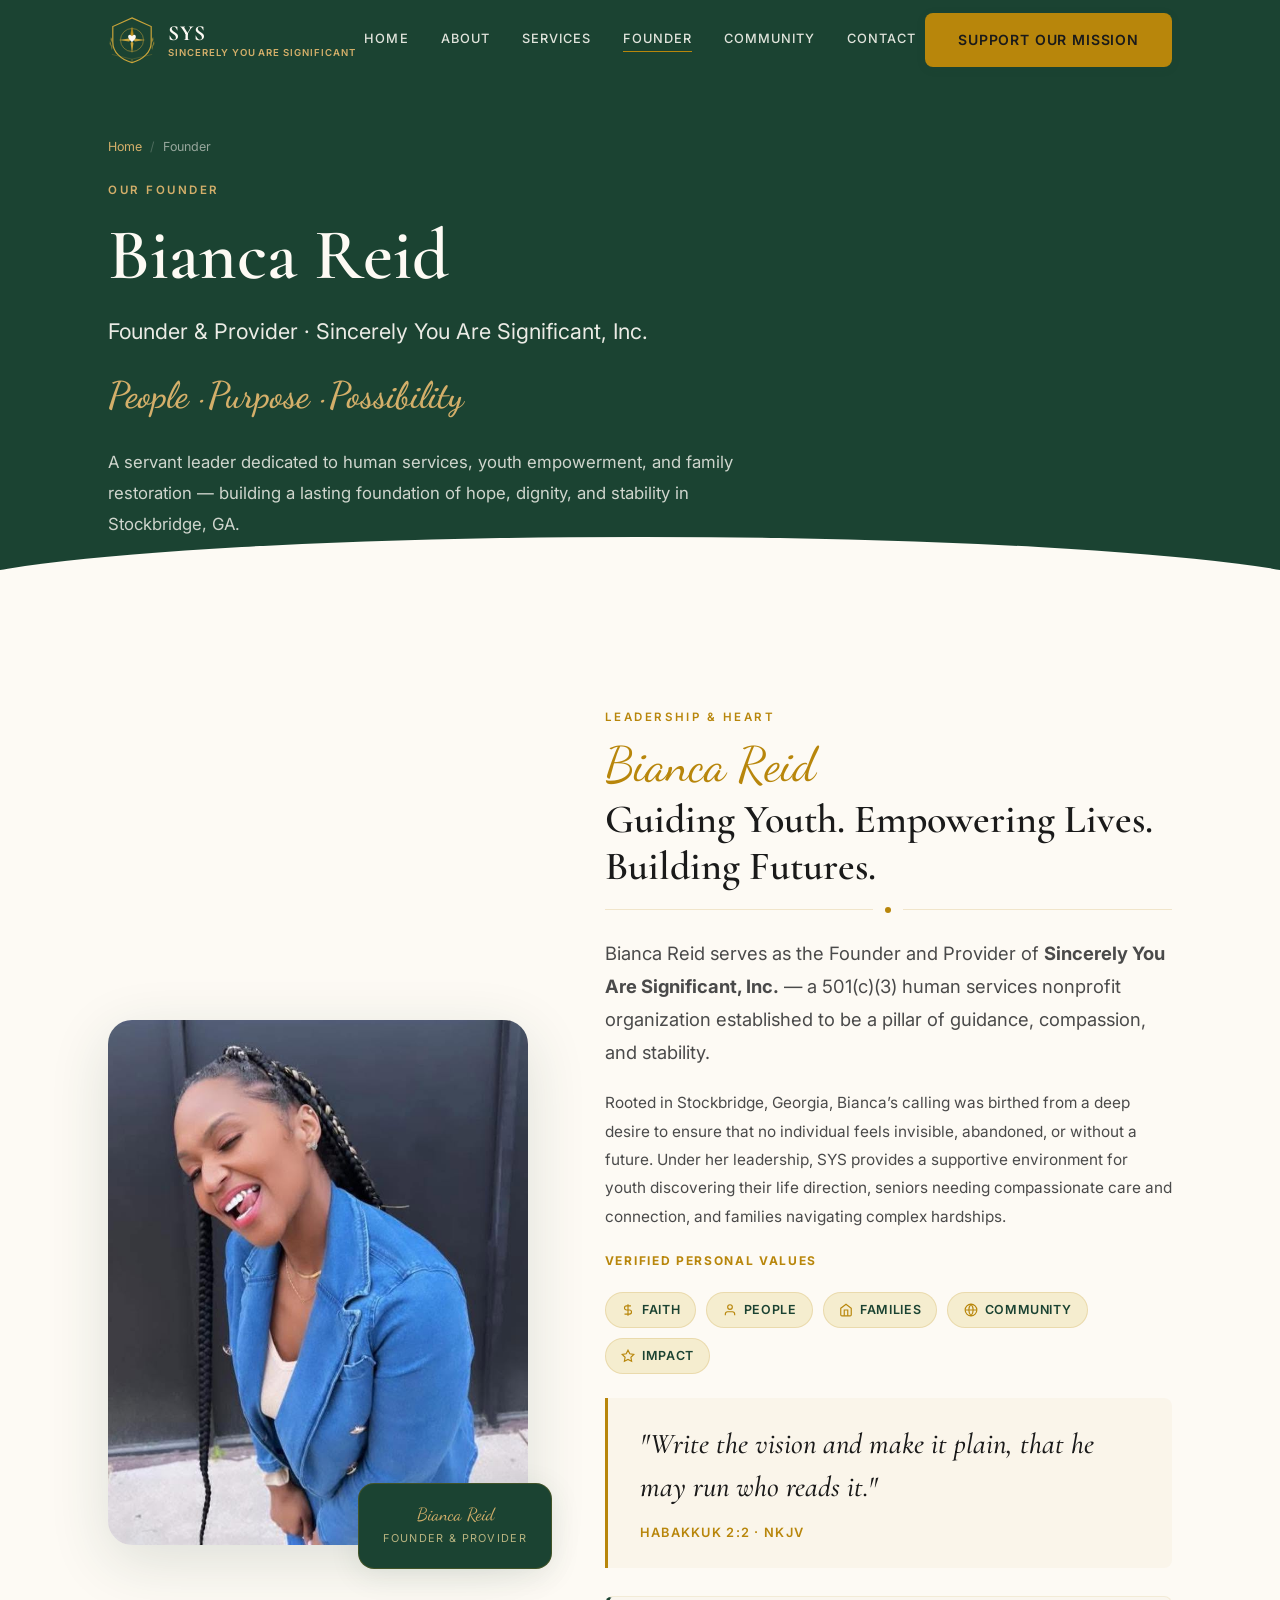
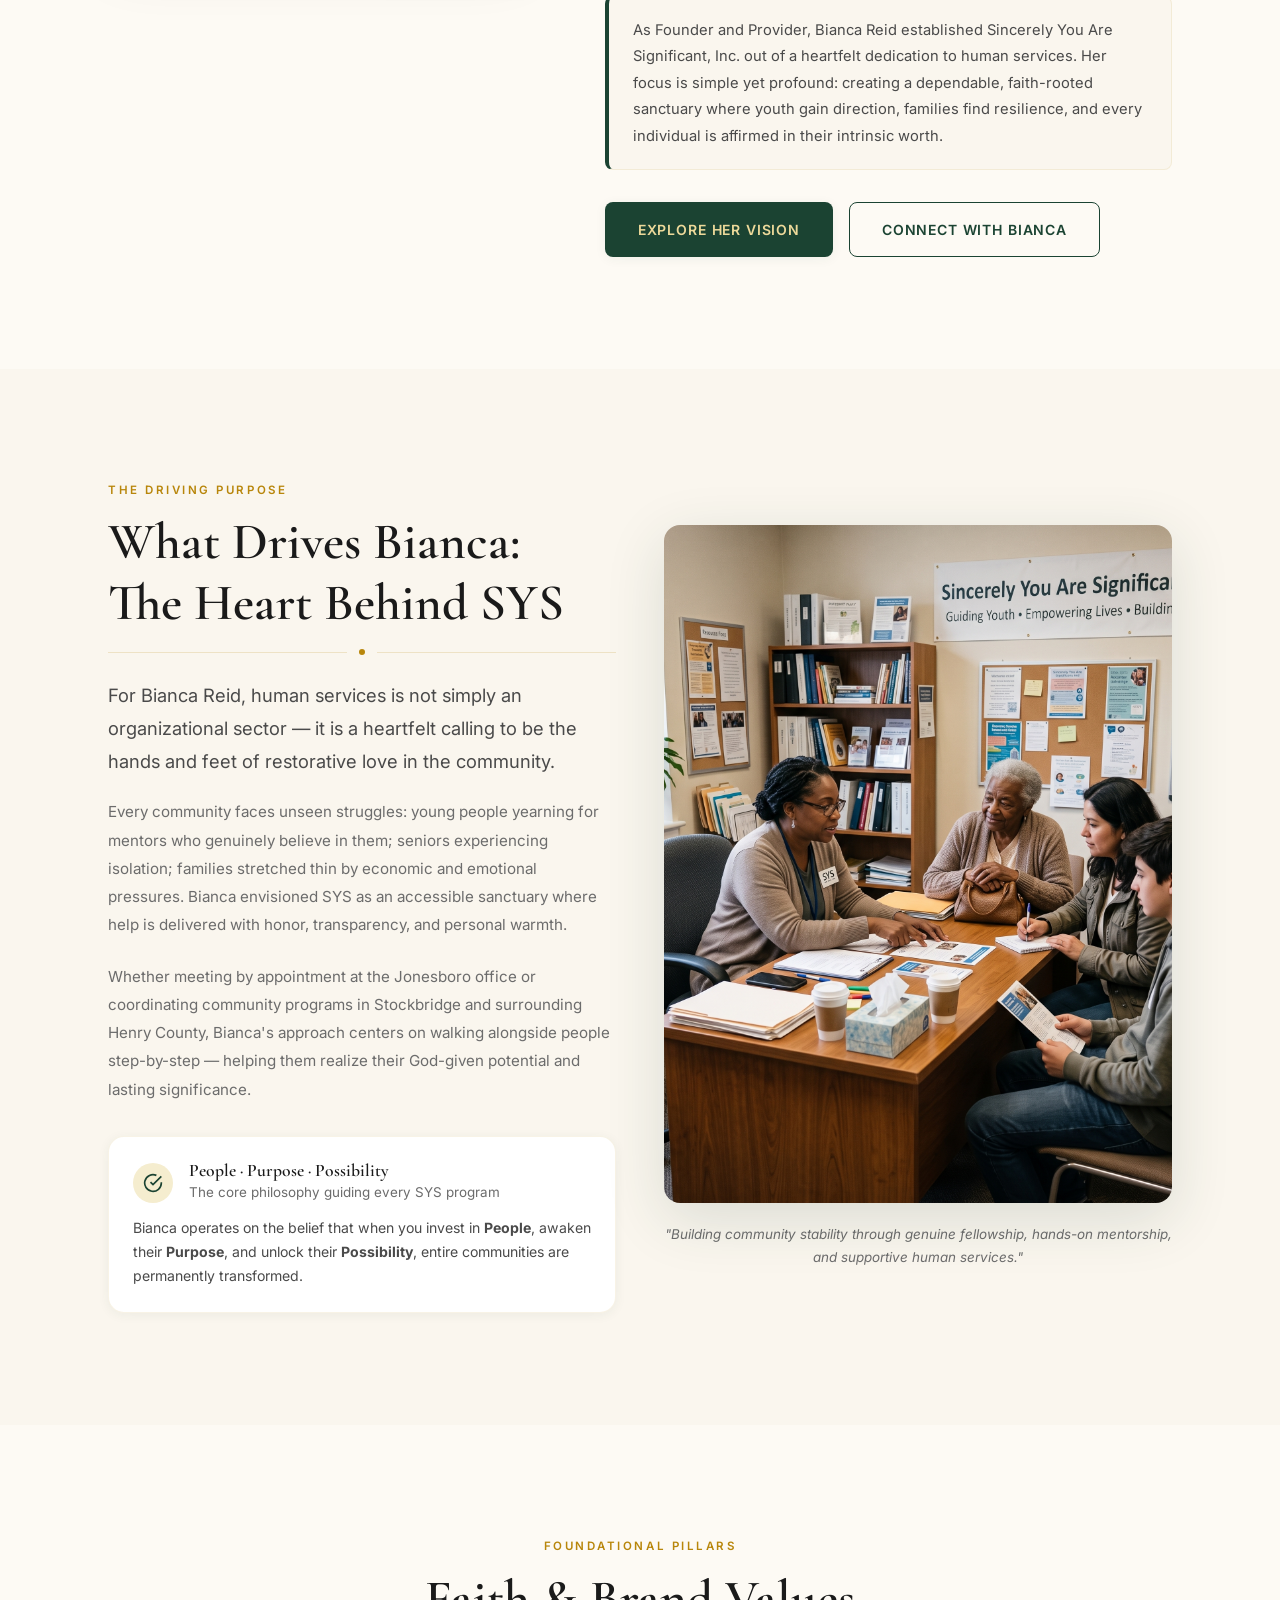
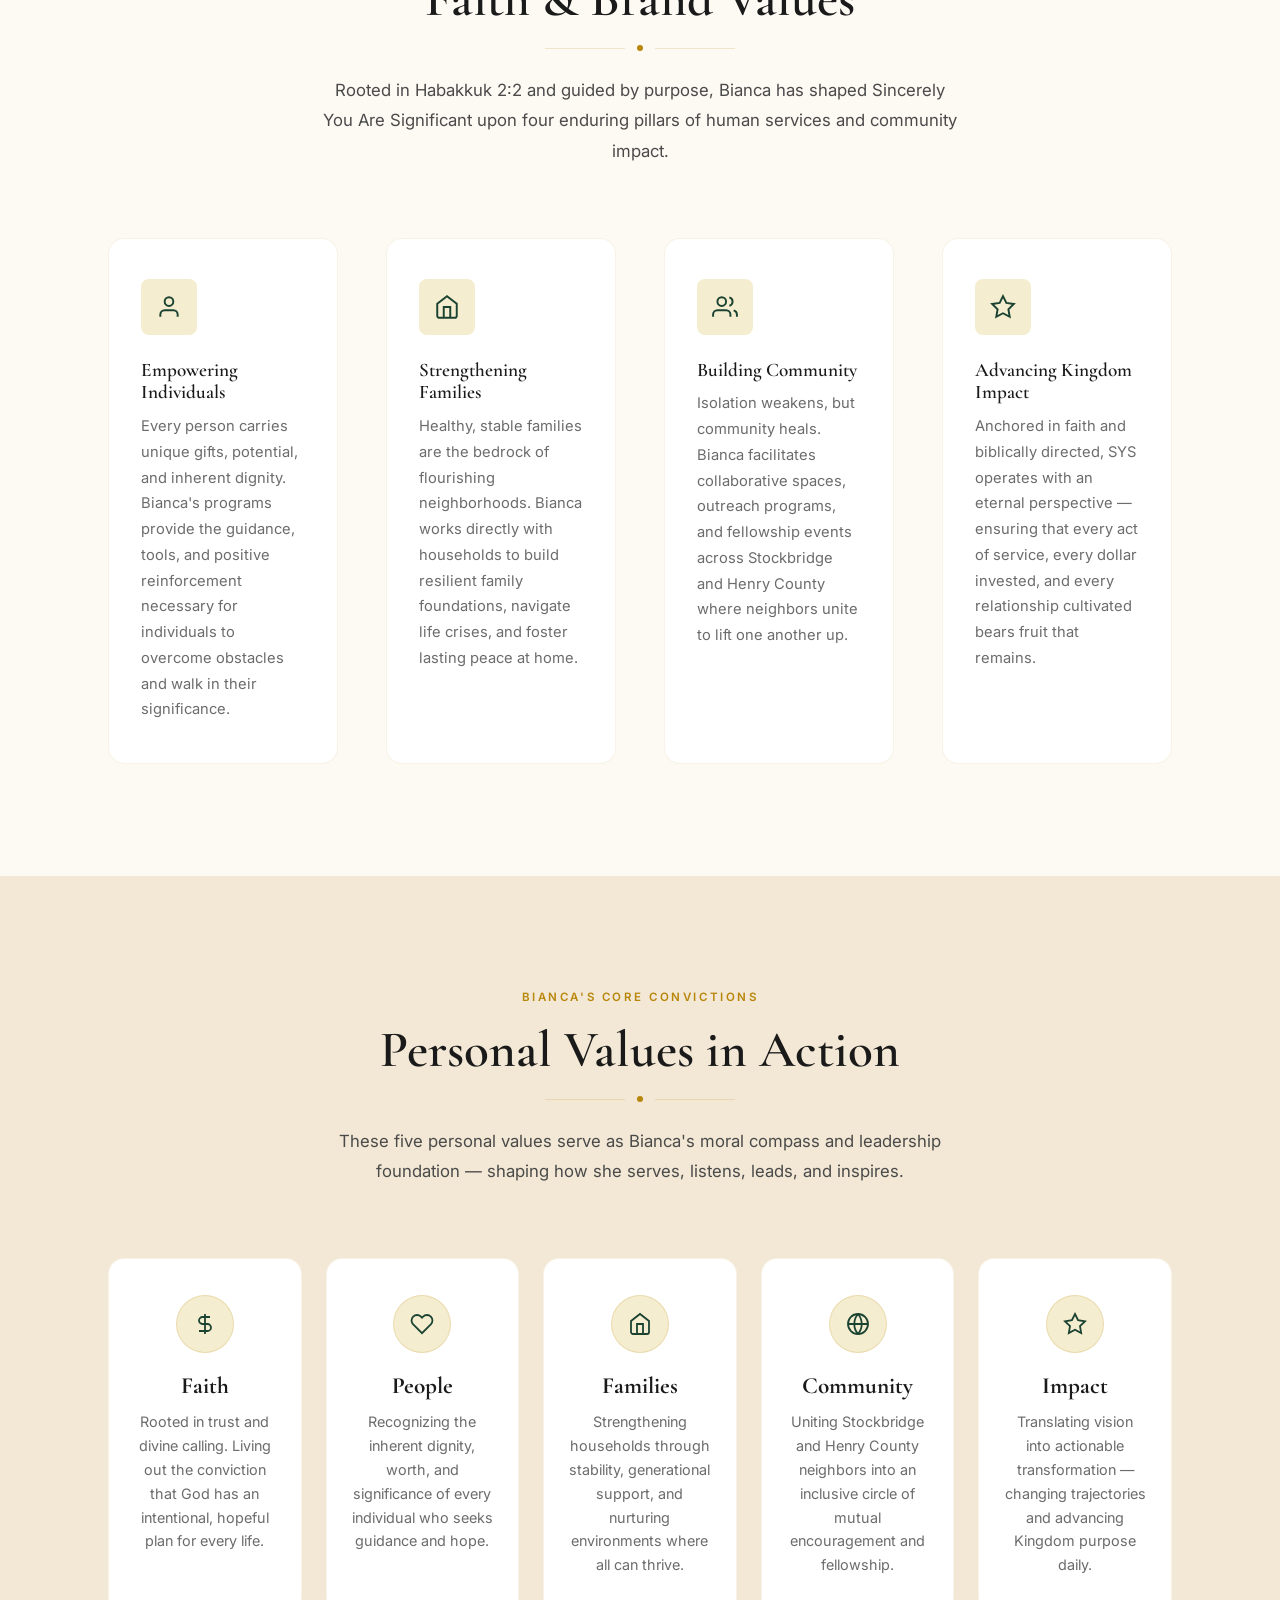
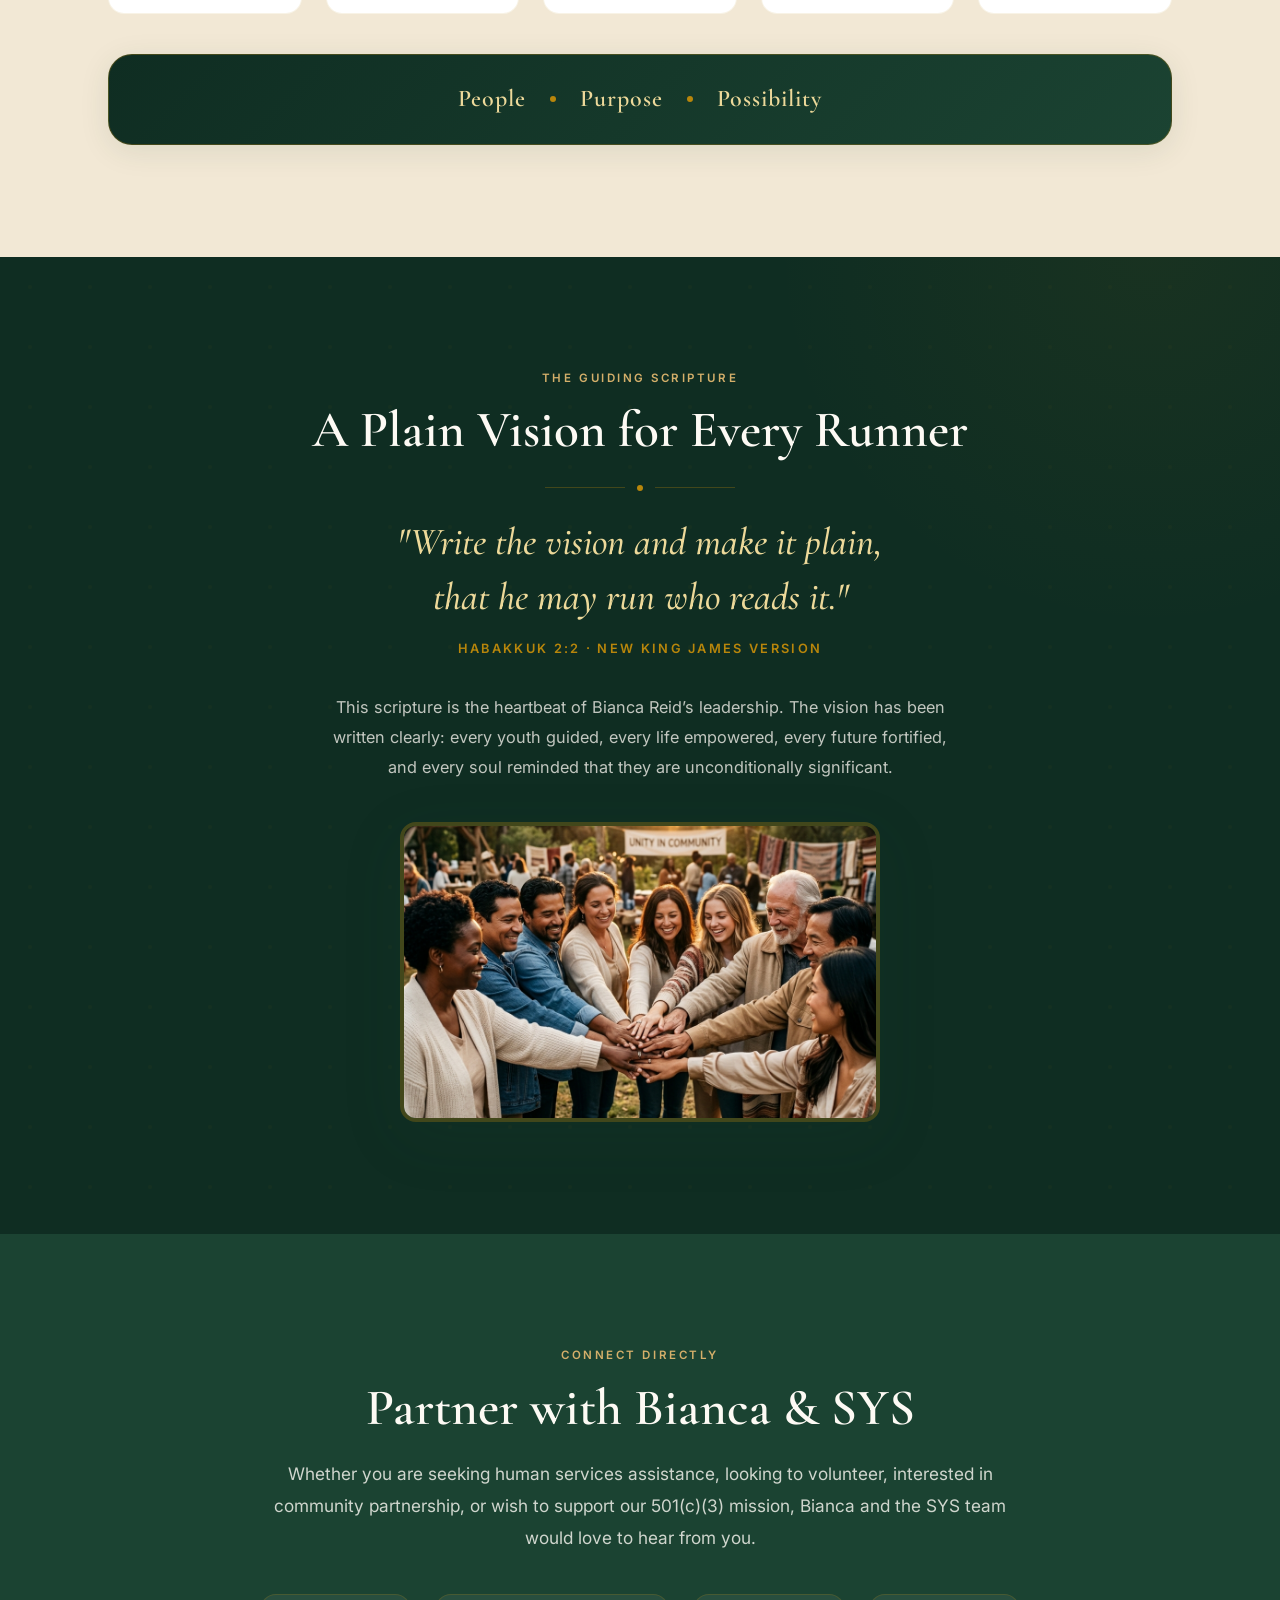
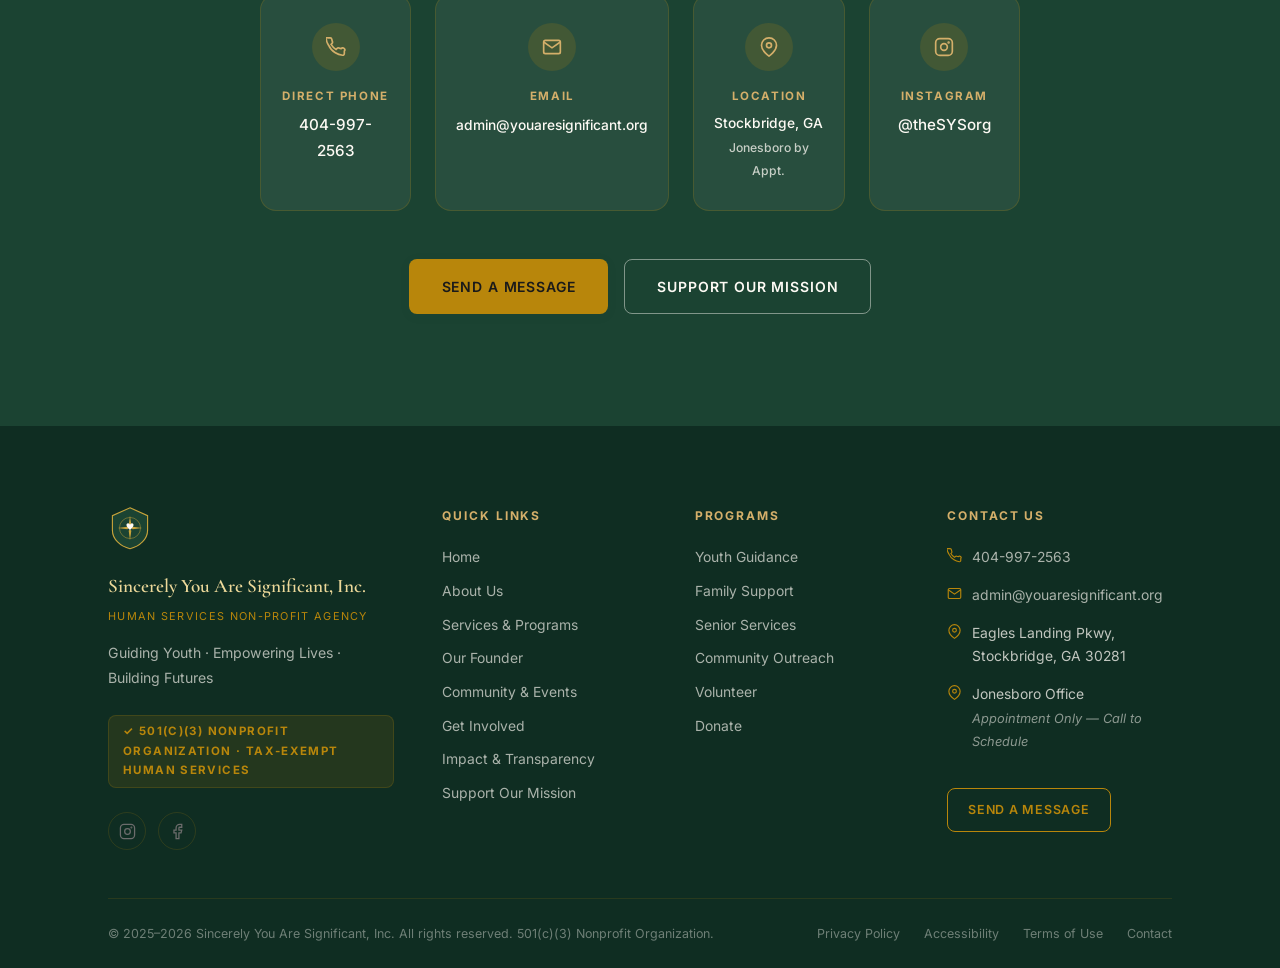
<file: founder.html>
<!DOCTYPE html>
<html lang="en">
<head>
  <meta charset="UTF-8" />
  <meta name="viewport" content="width=device-width, initial-scale=1.0" />
  <title>Bianca Reid, Founder | Sincerely You Are Significant, Inc.</title>
  <meta name="description" content="Meet Bianca Reid, Founder and Provider of Sincerely You Are Significant, Inc. Discover her vision, faith-driven leadership, and commitment to human services in Stockbridge, GA." />
  <meta name="keywords" content="Bianca Reid, Sincerely You Are Significant, founder, human services, nonprofit, Stockbridge GA, youth guidance, family support, Habakkuk 2:2" />
  <meta property="og:title" content="Bianca Reid, Founder | Sincerely You Are Significant, Inc." />
  <meta property="og:description" content="Meet Bianca Reid, Founder and Provider of Sincerely You Are Significant, Inc. Guided by Faith, People, Families, Community, and Impact." />
  <meta property="og:type" content="profile" />
  <meta property="og:url" content="https://youaresignificant.org/founder" />
  <meta property="og:image" content="https://youaresignificant.org/images/founder_bianca_reid.png" />
  <meta name="twitter:card" content="summary_large_image" />
  <link rel="canonical" href="https://youaresignificant.org/founder" />
  <link rel="stylesheet" href="css/main.css" />
  <link rel="icon" type="image/svg+xml" href="images/favicon.svg" />

  <script type="application/ld+json">
  {
    "@context": "https://schema.org",
    "@type": "ProfilePage",
    "url": "https://youaresignificant.org/founder",
    "mainEntity": {
      "@type": "Person",
      "name": "Bianca Reid",
      "jobTitle": "Founder & Provider",
      "worksFor": {
        "@type": "NonprofitOrganization",
        "name": "Sincerely You Are Significant, Inc.",
        "url": "https://youaresignificant.org",
        "telephone": "404-997-2563",
        "email": "admin@youaresignificant.org",
        "address": {
          "@type": "PostalAddress",
          "streetAddress": "Eagles Landing Pkwy",
          "addressLocality": "Stockbridge",
          "addressRegion": "GA",
          "postalCode": "30281",
          "addressCountry": "US"
        }
      },
      "image": "https://youaresignificant.org/images/founder_bianca_reid.png",
      "sameAs": [
        "https://www.instagram.com/thesysorg",
        "https://www.facebook.com/profile.php?id=61594629771230"
      ]
    }
  }
  </script>
</head>
<body>

<a href="#profile" class="skip-link">Skip to main content</a>

<!-- ======================== NAVIGATION ======================== -->
<nav class="nav" id="mainNav" data-transparent="true" role="navigation" aria-label="Main navigation">
  <div class="nav__inner">
    <a href="index.html" class="nav__logo" aria-label="Sincerely You Are Significant — Home">
      <svg class="nav__logo-mark" viewBox="0 0 100 100" fill="none" xmlns="http://www.w3.org/2000/svg" aria-hidden="true">
        <!-- Shield shape -->
        <path d="M50 4 L90 22 L90 55 C90 75 72 92 50 97 C28 92 10 75 10 55 L10 22 Z" fill="#1B4332" stroke="#C9A43A" stroke-width="2.5"/>
        <!-- Inner shield ring -->
        <circle cx="50" cy="50" r="24" fill="none" stroke="#C9A43A" stroke-width="1.5" opacity="0.7"/>
        <!-- Compass star -->
        <polygon points="50,22 53,44 50,47 47,44" fill="#C9A43A"/>
        <polygon points="50,78 53,56 50,53 47,56" fill="#C9A43A"/>
        <polygon points="22,50 44,47 47,50 44,53" fill="#C9A43A"/>
        <polygon points="78,50 56,47 53,50 56,53" fill="#C9A43A"/>
        <polygon points="50,22 54,38 50,42 46,38" fill="#B8860B" opacity="0.6"/>
        <!-- Heart center -->
        <path d="M50 54 C50 54 42 48 42 43 C42 40 44.5 38 47 39.5 C48.5 40.5 50 42 50 42 C50 42 51.5 40.5 53 39.5 C55.5 38 58 40 58 43 C58 48 50 54 50 54Z" fill="#FDFAF4"/>
        <!-- Laurel left -->
        <path d="M8 55 Q4 50 6 44 Q10 48 8 55Z" fill="#C9A43A" opacity="0.7"/>
        <path d="M6 63 Q2 58 4 52 Q8 56 6 63Z" fill="#C9A43A" opacity="0.6"/>
        <path d="M8 71 Q5 65 7 59 Q11 63 8 71Z" fill="#C9A43A" opacity="0.5"/>
        <!-- Laurel right -->
        <path d="M92 55 Q96 50 94 44 Q90 48 92 55Z" fill="#C9A43A" opacity="0.7"/>
        <path d="M94 63 Q98 58 96 52 Q92 56 94 63Z" fill="#C9A43A" opacity="0.6"/>
        <path d="M92 71 Q95 65 93 59 Q89 63 92 71Z" fill="#C9A43A" opacity="0.5"/>
        <!-- Stem -->
        <line x1="50" y1="90" x2="50" y2="96" stroke="#C9A43A" stroke-width="1.5" opacity="0.6"/>
        <line x1="8" y1="80" x2="50" y2="90" stroke="#C9A43A" stroke-width="1" opacity="0.5"/>
        <line x1="92" y1="80" x2="50" y2="90" stroke="#C9A43A" stroke-width="1" opacity="0.5"/>
      </svg>
      <div class="nav__logo-text">
        <span class="nav__logo-abbr">SYS</span>
        <span class="nav__logo-full">Sincerely You Are Significant</span>
      </div>
    </a>

    <div class="nav__links" role="menubar">
      <a href="index.html" class="nav__link" role="menuitem">Home</a>
      <a href="about.html" class="nav__link" role="menuitem">About</a>
      <a href="services.html" class="nav__link" role="menuitem">Services</a>
      <a href="founder.html" class="nav__link active" role="menuitem">Founder</a>
      <a href="community.html" class="nav__link" role="menuitem">Community</a>
      <a href="contact.html" class="nav__link" role="menuitem">Contact</a>
    </div>

    <div class="nav__cta">
      <a href="support.html" class="btn btn--gold" id="navDonateBtn">Support Our Mission</a>
      <button class="nav__hamburger" id="hamburger" aria-label="Toggle navigation menu" aria-expanded="false" aria-controls="mobileNav">
        <span></span><span></span><span></span>
      </button>
    </div>
  </div>
</nav>

<!-- Mobile Nav -->
<div class="nav__overlay" id="navOverlay" aria-hidden="true"></div>
<nav class="nav__mobile" id="mobileNav" aria-label="Mobile navigation" aria-hidden="true">
  <a href="index.html" class="nav__mobile-link">Home</a>
  <a href="about.html" class="nav__mobile-link">About Us</a>
  <a href="services.html" class="nav__mobile-link">Services & Programs</a>
  <a href="founder.html" class="nav__mobile-link active">Our Founder</a>
  <a href="community.html" class="nav__mobile-link">Community & Events</a>
  <a href="contact.html" class="nav__mobile-link">Get Support</a>
  <div class="nav__mobile-cta">
    <a href="support.html" class="btn btn--gold" style="width:100%;justify-content:center;">Support Our Mission</a>
    <a href="contact.html" class="btn btn--outline" style="width:100%;justify-content:center;margin-top:0.75rem;">Contact Us</a>
  </div>
  <div style="margin-top:2rem;padding-top:1.5rem;border-top:1px solid rgba(184,134,11,0.15);">
    <p style="font-size:0.75rem;color:var(--text-lighter);margin-bottom:0.5rem;">Connect With Us</p>
    <div class="social-links">
      <a href="https://www.instagram.com/thesysorg" target="_blank" rel="noopener" class="social-link" aria-label="Instagram">
        <svg viewBox="0 0 24 24" fill="none" stroke="currentColor" stroke-width="1.8"><rect x="2" y="2" width="20" height="20" rx="5" ry="5"/><circle cx="12" cy="12" r="4"/><circle cx="17.5" cy="6.5" r="0.5" fill="currentColor"/></svg>
      </a>
      <a href="https://www.facebook.com/profile.php?id=61594629771230" target="_blank" rel="noopener" class="social-link" aria-label="Facebook">
        <svg viewBox="0 0 24 24" fill="none" stroke="currentColor" stroke-width="1.8"><path d="M18 2h-3a5 5 0 00-5 5v3H7v4h3v8h4v-8h3l1-4h-4V7a1 1 0 011-1h3z"/></svg>
      </a>
    </div>
  </div>
</nav>

<!-- ======================== PAGE HERO ======================== -->
<header class="page-hero" aria-labelledby="pageHeroHeading">
  <div class="container">
    <nav class="breadcrumb" aria-label="Breadcrumb">
      <a href="index.html">Home</a>
      <span class="breadcrumb__sep">/</span>
      <span aria-current="page">Founder</span>
    </nav>
    <div style="max-width: 820px;" class="fade-up">
      <span class="eyebrow">Our Founder</span>
      <h1 id="pageHeroHeading">Bianca Reid</h1>
      <p class="lead" style="font-size: clamp(1.1rem, 2.2vw, 1.35rem); color: rgba(253,250,244,0.92); margin-top: 0.35rem; margin-bottom: 0.85rem;">
        Founder &amp; Provider · Sincerely You Are Significant, Inc.
      </p>
      <div class="script" style="font-size: clamp(1.5rem, 3.2vw, 2.3rem); color: var(--gold-light); margin-bottom: 1.25rem;">
        People · Purpose · Possibility
      </div>
      <p style="color: rgba(253,250,244,0.8); font-size: 1.05rem; line-height: 1.85; max-width: 680px;">
        A servant leader dedicated to human services, youth empowerment, and family restoration — building a lasting foundation of hope, dignity, and stability in Stockbridge, GA.
      </p>
    </div>
  </div>
</header>

<!-- ======================== FULL FOUNDER PROFILE ======================== -->
<section class="section bg-cream" id="profile" aria-labelledby="profileHeading">
  <div class="container">
    <div class="founder-block">
      <!-- Founder Photo Column -->
      <div class="founder-block__image fade-in">
        <div class="founder-block__photo">
          <img src="images/founder_bianca_reid.png" alt="Bianca Reid, Founder and Provider of Sincerely You Are Significant, Inc." loading="eager" />
        </div>
        <div class="founder-block__badge">
          <span class="founder-block__badge-title">Bianca Reid</span>
          <span class="founder-block__badge-role">Founder &amp; Provider</span>
        </div>
      </div>

      <!-- Founder Details Column -->
      <div class="fade-up" style="transition-delay:0.15s;">
        <span class="eyebrow">Leadership &amp; Heart</span>
        <div class="founder-block__name">Bianca Reid</div>
        <h2 id="profileHeading" style="font-size:clamp(1.75rem,3.8vw,2.5rem);margin-bottom:1rem;margin-top:0.25rem;">
          Guiding Youth. Empowering Lives. Building Futures.
        </h2>

        <div class="divider">
          <div class="divider__line"></div>
          <div class="divider__dot"></div>
          <div class="divider__line"></div>
        </div>

        <p class="lead" style="margin-bottom:1.25rem;">
          Bianca Reid serves as the Founder and Provider of <strong>Sincerely You Are Significant, Inc.</strong> — a 501(c)(3) human services nonprofit organization established to be a pillar of guidance, compassion, and stability.
        </p>

        <p style="color:var(--text-mid);font-size:0.96rem;line-height:1.85;margin-bottom:1.25rem;">
          Rooted in Stockbridge, Georgia, Bianca’s calling was birthed from a deep desire to ensure that no individual feels invisible, abandoned, or without a future. Under her leadership, SYS provides a supportive environment for youth discovering their life direction, seniors needing compassionate care and connection, and families navigating complex hardships.
        </p>

        <!-- Verified Values Pills -->
        <div style="margin-bottom:1.5rem;">
          <p style="font-size:0.75rem;font-weight:700;letter-spacing:0.14em;text-transform:uppercase;color:var(--gold);margin-bottom:0.5rem;">Verified Personal Values</p>
          <div class="values-pill-group">
            <span class="values-pill">
              <svg viewBox="0 0 24 24" fill="none" stroke="currentColor" stroke-width="2"><path d="M12 2v20M17 5H9.5a3.5 3.5 0 0 0 0 7h5a3.5 3.5 0 0 1 0 7H6"/></svg>
              Faith
            </span>
            <span class="values-pill">
              <svg viewBox="0 0 24 24" fill="none" stroke="currentColor" stroke-width="2"><path d="M20 21v-2a4 4 0 0 0-4-4H8a4 4 0 0 0-4 4v2"/><circle cx="12" cy="7" r="4"/></svg>
              People
            </span>
            <span class="values-pill">
              <svg viewBox="0 0 24 24" fill="none" stroke="currentColor" stroke-width="2"><path d="M3 9l9-7 9 7v11a2 2 0 0 1-2 2H5a2 2 0 0 1-2-2z"/><polyline points="9 22 9 12 15 12 15 22"/></svg>
              Families
            </span>
            <span class="values-pill">
              <svg viewBox="0 0 24 24" fill="none" stroke="currentColor" stroke-width="2"><circle cx="12" cy="12" r="10"/><path d="M2 12h20M12 2a15.3 15.3 0 0 1 0 20M12 2a15.3 15.3 0 0 0 0 20"/></svg>
              Community
            </span>
            <span class="values-pill">
              <svg viewBox="0 0 24 24" fill="none" stroke="currentColor" stroke-width="2"><polygon points="12 2 15.09 8.26 22 9.27 17 14.14 18.18 21.02 12 17.77 5.82 21.02 7 14.14 2 9.27 8.91 8.26 12 2"/></svg>
              Impact
            </span>
          </div>
        </div>

        <!-- Verse Quote Block -->
        <div class="quote-block" style="margin-bottom:1.75rem;">
          <p>"Write the vision and make it plain, that he may run who reads it."</p>
          <cite>Habakkuk 2:2 · NKJV</cite>
        </div>

        <!-- Personal Story Statement Block -->
        <div style="background:var(--ivory);border:1px solid var(--border-light);border-left:4px solid var(--forest);border-radius:var(--radius);padding:1.25rem 1.5rem;margin-bottom:2rem;">
          <p style="margin:0;line-height:1.8;font-size:0.92rem;color:var(--text-mid);">
            As Founder and Provider, Bianca Reid established Sincerely You Are Significant, Inc. out of a heartfelt dedication to human services. Her focus is simple yet profound: creating a dependable, faith-rooted sanctuary where youth gain direction, families find resilience, and every individual is affirmed in their intrinsic worth.
          </p>
        </div>

        <div class="btn-group">
          <a href="#vision" class="btn btn--primary" id="exploreVisionBtn">Explore Her Vision</a>
          <a href="#contact" class="btn btn--outline" id="connectFounderBtn">Connect with Bianca</a>
        </div>
      </div>
    </div>
  </div>
</section>

<!-- ======================== VISION & MISSION ======================== -->
<section class="section bg-ivory" id="vision" aria-labelledby="visionHeading">
  <div class="container">
    <div class="grid-2">
      <div class="fade-up">
        <span class="eyebrow">The Driving Purpose</span>
        <h2 id="visionHeading">What Drives Bianca:<br>The Heart Behind SYS</h2>
        <div class="divider">
          <div class="divider__line"></div>
          <div class="divider__dot"></div>
          <div class="divider__line"></div>
        </div>
        <p class="lead" style="margin-bottom:1.25rem;">
          For Bianca Reid, human services is not simply an organizational sector — it is a heartfelt calling to be the hands and feet of restorative love in the community.
        </p>
        <p style="color:var(--text-light);font-size:0.95rem;line-height:1.85;margin-bottom:1.5rem;">
          Every community faces unseen struggles: young people yearning for mentors who genuinely believe in them; seniors experiencing isolation; families stretched thin by economic and emotional pressures. Bianca envisioned SYS as an accessible sanctuary where help is delivered with honor, transparency, and personal warmth.
        </p>
        <p style="color:var(--text-light);font-size:0.95rem;line-height:1.85;margin-bottom:2rem;">
          Whether meeting by appointment at the Jonesboro office or coordinating community programs in Stockbridge and surrounding Henry County, Bianca's approach centers on walking alongside people step-by-step — helping them realize their God-given potential and lasting significance.
        </p>

        <div style="background:var(--warm-white);border:1px solid var(--border-light);border-radius:var(--radius-lg);padding:1.5rem;box-shadow:var(--shadow-sm);">
          <div style="display:flex;align-items:center;gap:1rem;margin-bottom:0.75rem;">
            <div style="width:40px;height:40px;border-radius:50%;background:var(--gold-wash);display:flex;align-items:center;justify-content:center;flex-shrink:0;">
              <svg width="20" height="20" viewBox="0 0 24 24" fill="none" stroke="var(--forest)" stroke-width="2"><path d="M22 11.08V12a10 10 0 1 1-5.93-9.14"/><polyline points="22 4 12 14.01 9 11.01"/></svg>
            </div>
            <div>
              <h4 style="font-size:1.1rem;margin:0;">People · Purpose · Possibility</h4>
              <p style="font-size:0.84rem;color:var(--text-light);margin:0;">The core philosophy guiding every SYS program</p>
            </div>
          </div>
          <p style="font-size:0.88rem;color:var(--text-mid);line-height:1.7;margin:0;">
            Bianca operates on the belief that when you invest in <strong>People</strong>, awaken their <strong>Purpose</strong>, and unlock their <strong>Possibility</strong>, entire communities are permanently transformed.
          </p>
        </div>
      </div>

      <!-- Community Gathering Visual -->
      <div class="fade-in" style="transition-delay:0.2s;">
        <div class="img-frame img-frame--portrait" style="box-shadow:var(--shadow-lg);">
          <img src="images/community_gathering.png" alt="Community members gathered together in fellowship, support, and unity" loading="lazy" />
        </div>
        <div style="margin-top:1.25rem;text-align:center;">
          <p style="font-size:0.84rem;color:var(--text-light);font-style:italic;">
            "Building community stability through genuine fellowship, hands-on mentorship, and supportive human services."
          </p>
        </div>
      </div>
    </div>
  </div>
</section>

<!-- ======================== FAITH & VALUES: 4 BRAND PILLARS ======================== -->
<section class="section bg-cream" id="pillars" aria-labelledby="pillarsHeading">
  <div class="container">
    <div class="section-header centered fade-up">
      <span class="eyebrow">Foundational Pillars</span>
      <h2 id="pillarsHeading">Faith &amp; Brand Values</h2>
      <div class="divider centered">
        <div class="divider__line"></div>
        <div class="divider__dot"></div>
        <div class="divider__line"></div>
      </div>
      <p>
        Rooted in Habakkuk 2:2 and guided by purpose, Bianca has shaped Sincerely You Are Significant upon four enduring pillars of human services and community impact.
      </p>
    </div>

    <div class="grid-4 stagger" role="list">
      <!-- Pillar 1 -->
      <div class="value-card" role="listitem">
        <div class="value-card__icon" aria-hidden="true">
          <svg viewBox="0 0 24 24" fill="none" stroke="currentColor" stroke-width="1.8"><path d="M20 21v-2a4 4 0 00-4-4H8a4 4 0 00-4 4v2"/><circle cx="12" cy="7" r="4"/></svg>
        </div>
        <h4>Empowering Individuals</h4>
        <p>
          Every person carries unique gifts, potential, and inherent dignity. Bianca's programs provide the guidance, tools, and positive reinforcement necessary for individuals to overcome obstacles and walk in their significance.
        </p>
      </div>

      <!-- Pillar 2 -->
      <div class="value-card" role="listitem">
        <div class="value-card__icon" aria-hidden="true">
          <svg viewBox="0 0 24 24" fill="none" stroke="currentColor" stroke-width="1.8"><path d="M3 9l9-7 9 7v11a2 2 0 01-2 2H5a2 2 0 01-2-2z"/><polyline points="9 22 9 12 15 12 15 22"/></svg>
        </div>
        <h4>Strengthening Families</h4>
        <p>
          Healthy, stable families are the bedrock of flourishing neighborhoods. Bianca works directly with households to build resilient family foundations, navigate life crises, and foster lasting peace at home.
        </p>
      </div>

      <!-- Pillar 3 -->
      <div class="value-card" role="listitem">
        <div class="value-card__icon" aria-hidden="true">
          <svg viewBox="0 0 24 24" fill="none" stroke="currentColor" stroke-width="1.8"><path d="M17 21v-2a4 4 0 00-4-4H5a4 4 0 00-4 4v2"/><circle cx="9" cy="7" r="4"/><path d="M23 21v-2a4 4 0 00-3-3.87"/><path d="M16 3.13a4 4 0 010 7.75"/></svg>
        </div>
        <h4>Building Community</h4>
        <p>
          Isolation weakens, but community heals. Bianca facilitates collaborative spaces, outreach programs, and fellowship events across Stockbridge and Henry County where neighbors unite to lift one another up.
        </p>
      </div>

      <!-- Pillar 4 -->
      <div class="value-card" role="listitem">
        <div class="value-card__icon" aria-hidden="true">
          <svg viewBox="0 0 24 24" fill="none" stroke="currentColor" stroke-width="1.8"><polygon points="12 2 15.09 8.26 22 9.27 17 14.14 18.18 21.02 12 17.77 5.82 21.02 7 14.14 2 9.27 8.91 8.26 12 2"/></svg>
        </div>
        <h4>Advancing Kingdom Impact</h4>
        <p>
          Anchored in faith and biblically directed, SYS operates with an eternal perspective — ensuring that every act of service, every dollar invested, and every relationship cultivated bears fruit that remains.
        </p>
      </div>
    </div>
  </div>
</section>

<!-- ======================== PERSONAL VALUES: VISUAL ELEMENT ======================== -->
<section class="section bg-beige" id="values" aria-labelledby="personalValuesHeading">
  <div class="container">
    <div class="section-header centered fade-up">
      <span class="eyebrow">Bianca's Core Convictions</span>
      <h2 id="personalValuesHeading">Personal Values in Action</h2>
      <div class="divider centered">
        <div class="divider__line"></div>
        <div class="divider__dot"></div>
        <div class="divider__line"></div>
      </div>
      <p>
        These five personal values serve as Bianca's moral compass and leadership foundation — shaping how she serves, listens, leads, and inspires.
      </p>
    </div>

    <!-- 5 Personal Values Visual Grid -->
    <div class="grid-5 stagger" role="list">
      <!-- 1. Faith -->
      <div class="personal-value-card" role="listitem">
        <div class="personal-value-card__icon" aria-hidden="true">
          <svg viewBox="0 0 24 24" fill="none" stroke="currentColor" stroke-width="1.8">
            <path d="M12 2v20M17 5H9.5a3.5 3.5 0 0 0 0 7h5a3.5 3.5 0 0 1 0 7H6"/>
          </svg>
        </div>
        <h3 class="personal-value-card__title">Faith</h3>
        <p class="personal-value-card__desc">
          Rooted in trust and divine calling. Living out the conviction that God has an intentional, hopeful plan for every life.
        </p>
      </div>

      <!-- 2. People -->
      <div class="personal-value-card" role="listitem">
        <div class="personal-value-card__icon" aria-hidden="true">
          <svg viewBox="0 0 24 24" fill="none" stroke="currentColor" stroke-width="1.8">
            <path d="M20.84 4.61a5.5 5.5 0 00-7.78 0L12 5.67l-1.06-1.06a5.5 5.5 0 00-7.78 7.78l1.06 1.06L12 21.23l7.78-7.78 1.06-1.06a5.5 5.5 0 000-7.78z"/>
          </svg>
        </div>
        <h3 class="personal-value-card__title">People</h3>
        <p class="personal-value-card__desc">
          Recognizing the inherent dignity, worth, and significance of every individual who seeks guidance and hope.
        </p>
      </div>

      <!-- 3. Families -->
      <div class="personal-value-card" role="listitem">
        <div class="personal-value-card__icon" aria-hidden="true">
          <svg viewBox="0 0 24 24" fill="none" stroke="currentColor" stroke-width="1.8">
            <path d="M3 9l9-7 9 7v11a2 2 0 01-2 2H5a2 2 0 01-2-2z"/>
            <polyline points="9 22 9 12 15 12 15 22"/>
          </svg>
        </div>
        <h3 class="personal-value-card__title">Families</h3>
        <p class="personal-value-card__desc">
          Strengthening households through stability, generational support, and nurturing environments where all can thrive.
        </p>
      </div>

      <!-- 4. Community -->
      <div class="personal-value-card" role="listitem">
        <div class="personal-value-card__icon" aria-hidden="true">
          <svg viewBox="0 0 24 24" fill="none" stroke="currentColor" stroke-width="1.8">
            <circle cx="12" cy="12" r="10"/>
            <path d="M2 12h20M12 2a15.3 15.3 0 010 20M12 2a15.3 15.3 0 000 20"/>
          </svg>
        </div>
        <h3 class="personal-value-card__title">Community</h3>
        <p class="personal-value-card__desc">
          Uniting Stockbridge and Henry County neighbors into an inclusive circle of mutual encouragement and fellowship.
        </p>
      </div>

      <!-- 5. Impact -->
      <div class="personal-value-card" role="listitem">
        <div class="personal-value-card__icon" aria-hidden="true">
          <svg viewBox="0 0 24 24" fill="none" stroke="currentColor" stroke-width="1.8">
            <polygon points="12 2 15.09 8.26 22 9.27 17 14.14 18.18 21.02 12 17.77 5.82 21.02 7 14.14 2 9.27 8.91 8.26 12 2"/>
          </svg>
        </div>
        <h3 class="personal-value-card__title">Impact</h3>
        <p class="personal-value-card__desc">
          Translating vision into actionable transformation — changing trajectories and advancing Kingdom purpose daily.
        </p>
      </div>
    </div>

    <!-- Trio Ribbon Highlight -->
    <div class="trio-ribbon fade-up" aria-label="Core Philosophy: People, Purpose, Possibility">
      <div class="trio-ribbon__item">
        <span>People</span>
      </div>
      <div class="trio-ribbon__dot" aria-hidden="true"></div>
      <div class="trio-ribbon__item">
        <span>Purpose</span>
      </div>
      <div class="trio-ribbon__dot" aria-hidden="true"></div>
      <div class="trio-ribbon__item">
        <span>Possibility</span>
      </div>
    </div>
  </div>
</section>

<!-- ======================== SCRIPTURE & COMMUNITY HANDS BANNER ======================== -->
<section class="section vision-section" aria-labelledby="bannerVerseHeading">
  <div class="container">
    <div class="vision-content fade-up">
      <span class="eyebrow">The Guiding Scripture</span>
      <h2 id="bannerVerseHeading">A Plain Vision for Every Runner</h2>
      <div class="divider centered" style="margin:1.5rem auto;">
        <div class="divider__line" style="background:rgba(184,134,11,0.3);"></div>
        <div class="divider__dot"></div>
        <div class="divider__line" style="background:rgba(184,134,11,0.3);"></div>
      </div>
      <p class="verse-text">"Write the vision and make it plain,<br>that he may run who reads it."</p>
      <p class="verse-ref">Habakkuk 2:2 · New King James Version</p>
      <p style="margin-top:2rem;color:rgba(253,250,244,0.75);font-size:1.02rem;line-height:1.85;max-width:620px;margin-left:auto;margin-right:auto;">
        This scripture is the heartbeat of Bianca Reid’s leadership. The vision has been written clearly: every youth guided, every life empowered, every future fortified, and every soul reminded that they are unconditionally significant.
      </p>

      <div style="margin-top:2.5rem;max-width:480px;margin-left:auto;margin-right:auto;">
        <div class="img-frame img-frame--landscape" style="border:4px solid rgba(184,134,11,0.3);box-shadow:var(--shadow-lg);">
          <img src="images/hero_community_hands.png" alt="Diverse community hands joined together in solidarity and mutual support" loading="lazy" />
        </div>
      </div>
    </div>
  </div>
</section>

<!-- ======================== CONNECT WITH BIANCA / CTA ======================== -->
<section class="section bg-forest" id="contact" aria-labelledby="connectHeading">
  <div class="container text-center">
    <div class="fade-up" style="max-width:760px;margin:0 auto;">
      <span class="eyebrow" style="color:var(--gold-light);">Connect Directly</span>
      <h2 id="connectHeading" style="color:var(--cream);margin-bottom:1.25rem;">
        Partner with Bianca &amp; SYS
      </h2>
      <p style="color:rgba(253,250,244,0.8);font-size:1.08rem;line-height:1.85;margin-bottom:2.5rem;">
        Whether you are seeking human services assistance, looking to volunteer, interested in community partnership, or wish to support our 501(c)(3) mission, Bianca and the SYS team would love to hear from you.
      </p>

      <!-- Verified Contact Information Cards -->
      <div class="contact-card-grid" role="list">
        <!-- Phone -->
        <div class="contact-card" role="listitem">
          <div class="contact-card__icon" aria-hidden="true">
            <svg viewBox="0 0 24 24" fill="none" stroke="currentColor" stroke-width="2"><path d="M22 16.92v3a2 2 0 01-2.18 2 19.79 19.79 0 01-8.63-3.07A19.5 19.5 0 013.07 9.81a19.79 19.79 0 01-3.07-8.64A2 2 0 012 1h3a2 2 0 012 1.72c.127.96.361 1.903.7 2.81a2 2 0 01-.45 2.11L6.09 8.91a16 16 0 006 6l1.27-1.27a2 2 0 012.11-.45c.907.339 1.85.573 2.81.7A2 2 0 0122 16.92z"/></svg>
          </div>
          <div class="contact-card__label">Direct Phone</div>
          <div class="contact-card__val"><a href="tel:4049972563">404-997-2563</a></div>
        </div>

        <!-- Email -->
        <div class="contact-card" role="listitem">
          <div class="contact-card__icon" aria-hidden="true">
            <svg viewBox="0 0 24 24" fill="none" stroke="currentColor" stroke-width="2"><path d="M4 4h16c1.1 0 2 .9 2 2v12c0 1.1-.9 2-2 2H4c-1.1 0-2-.9-2-2V6c0-1.1.9-2 2-2z"/><polyline points="22,6 12,13 2,6"/></svg>
          </div>
          <div class="contact-card__label">Email</div>
          <div class="contact-card__val"><a href="mailto:admin@youaresignificant.org" style="font-size:0.86rem;">admin@youaresignificant.org</a></div>
        </div>

        <!-- Location -->
        <div class="contact-card" role="listitem">
          <div class="contact-card__icon" aria-hidden="true">
            <svg viewBox="0 0 24 24" fill="none" stroke="currentColor" stroke-width="2"><path d="M21 10c0 7-9 13-9 13s-9-6-9-13a9 9 0 0118 0z"/><circle cx="12" cy="10" r="3"/></svg>
          </div>
          <div class="contact-card__label">Location</div>
          <div class="contact-card__val" style="font-size:0.86rem;">Stockbridge, GA<br><span style="opacity:0.75;font-size:0.76rem;">Jonesboro by Appt.</span></div>
        </div>

        <!-- Social -->
        <div class="contact-card" role="listitem">
          <div class="contact-card__icon" aria-hidden="true">
            <svg viewBox="0 0 24 24" fill="none" stroke="currentColor" stroke-width="2"><rect x="2" y="2" width="20" height="20" rx="5" ry="5"/><circle cx="12" cy="12" r="4"/><circle cx="17.5" cy="6.5" r="0.5" fill="currentColor"/></svg>
          </div>
          <div class="contact-card__label">Instagram</div>
          <div class="contact-card__val"><a href="https://www.instagram.com/thesysorg" target="_blank" rel="noopener">@theSYSorg</a></div>
        </div>
      </div>

      <!-- Action Buttons -->
      <div class="btn-group" style="justify-content:center;margin-top:3rem;">
        <a href="contact.html" class="btn btn--gold" id="founderCtaContactBtn">Send a Message</a>
        <a href="support.html" class="btn btn--outline-light" id="founderCtaSupportBtn">Support Our Mission</a>
      </div>
    </div>
  </div>
</section>

<!-- ======================== FOOTER ======================== -->
<footer class="footer" role="contentinfo">
  <div class="container">
    <div class="footer__grid">
      <!-- Brand -->
      <div>
        <a href="index.html" aria-label="SYS Home">
          <svg width="44" height="44" viewBox="0 0 100 100" fill="none" xmlns="http://www.w3.org/2000/svg" aria-hidden="true">
            <path d="M50 4 L90 22 L90 55 C90 75 72 92 50 97 C28 92 10 75 10 55 L10 22 Z" fill="#1B4332" stroke="#C9A43A" stroke-width="2.5"/>
            <circle cx="50" cy="50" r="24" fill="none" stroke="#C9A43A" stroke-width="1.5" opacity="0.7"/>
            <polygon points="50,22 53,44 50,47 47,44" fill="#C9A43A"/>
            <polygon points="50,78 53,56 50,53 47,56" fill="#C9A43A"/>
            <polygon points="22,50 44,47 47,50 44,53" fill="#C9A43A"/>
            <polygon points="78,50 56,47 53,50 56,53" fill="#C9A43A"/>
            <path d="M50 54 C50 54 42 48 42 43 C42 40 44.5 38 47 39.5 C48.5 40.5 50 42 50 42 C50 42 51.5 40.5 53 39.5 C55.5 38 58 40 58 43 C58 48 50 54 50 54Z" fill="#FDFAF4"/>
          </svg>
        </a>
        <p class="footer__brand-name">Sincerely You Are Significant, Inc.</p>
        <p class="footer__brand-sub">Human Services Non-Profit Agency</p>
        <p class="footer__tagline">Guiding Youth · Empowering Lives · Building Futures</p>
        <span class="footer__501">✓ 501(c)(3) Nonprofit Organization · Tax-Exempt Human Services</span>
        <div class="social-links" style="margin-top:1.5rem;">
          <a href="https://www.instagram.com/thesysorg" target="_blank" rel="noopener" class="social-link" aria-label="Follow us on Instagram @theSYSorg">
            <svg viewBox="0 0 24 24" fill="none" stroke="currentColor" stroke-width="1.8"><rect x="2" y="2" width="20" height="20" rx="5" ry="5"/><circle cx="12" cy="12" r="4"/><circle cx="17.5" cy="6.5" r="0.5" fill="currentColor"/></svg>
          </a>
          <a href="https://www.facebook.com/profile.php?id=61594629771230" target="_blank" rel="noopener" class="social-link" aria-label="Follow us on Facebook">
            <svg viewBox="0 0 24 24" fill="none" stroke="currentColor" stroke-width="1.8"><path d="M18 2h-3a5 5 0 00-5 5v3H7v4h3v8h4v-8h3l1-4h-4V7a1 1 0 011-1h3z"/></svg>
          </a>
        </div>
      </div>

      <!-- Quick Links -->
      <div>
        <p class="footer__col-title">Quick Links</p>
        <ul class="footer__links">
          <li><a href="index.html">Home</a></li>
          <li><a href="about.html">About Us</a></li>
          <li><a href="services.html">Services &amp; Programs</a></li>
          <li><a href="founder.html">Our Founder</a></li>
          <li><a href="community.html">Community &amp; Events</a></li>
          <li><a href="volunteer.html">Get Involved</a></li>
          <li><a href="impact.html">Impact &amp; Transparency</a></li>
          <li><a href="support.html">Support Our Mission</a></li>
        </ul>
      </div>

      <!-- Services -->
      <div>
        <p class="footer__col-title">Programs</p>
        <ul class="footer__links">
          <li><a href="services.html#youth">Youth Guidance</a></li>
          <li><a href="services.html#families">Family Support</a></li>
          <li><a href="services.html#seniors">Senior Services</a></li>
          <li><a href="services.html#community">Community Outreach</a></li>
          <li><a href="volunteer.html">Volunteer</a></li>
          <li><a href="support.html">Donate</a></li>
        </ul>
      </div>

      <!-- Contact -->
      <div>
        <p class="footer__col-title">Contact Us</p>
        <div class="footer__contact-item">
          <svg viewBox="0 0 24 24" fill="none" stroke="currentColor" stroke-width="1.8"><path d="M22 16.92v3a2 2 0 01-2.18 2 19.79 19.79 0 01-8.63-3.07A19.5 19.5 0 013.07 9.81a19.79 19.79 0 01-3.07-8.64A2 2 0 012 1h3a2 2 0 012 1.72c.127.96.361 1.903.7 2.81a2 2 0 01-.45 2.11L6.09 8.91a16 16 0 006 6l1.27-1.27a2 2 0 012.11-.45c.907.339 1.85.573 2.81.7A2 2 0 0122 16.92z"/></svg>
          <a href="tel:4049972563">404-997-2563</a>
        </div>
        <div class="footer__contact-item">
          <svg viewBox="0 0 24 24" fill="none" stroke="currentColor" stroke-width="1.8"><path d="M4 4h16c1.1 0 2 .9 2 2v12c0 1.1-.9 2-2 2H4c-1.1 0-2-.9-2-2V6c0-1.1.9-2 2-2z"/><polyline points="22,6 12,13 2,6"/></svg>
          <a href="mailto:admin@youaresignificant.org">admin@youaresignificant.org</a>
        </div>
        <div class="footer__contact-item">
          <svg viewBox="0 0 24 24" fill="none" stroke="currentColor" stroke-width="1.8"><path d="M21 10c0 7-9 13-9 13s-9-6-9-13a9 9 0 0118 0z"/><circle cx="12" cy="10" r="3"/></svg>
          <span>Eagles Landing Pkwy,<br>Stockbridge, GA 30281</span>
        </div>
        <div class="footer__contact-item">
          <svg viewBox="0 0 24 24" fill="none" stroke="currentColor" stroke-width="1.8"><path d="M21 10c0 7-9 13-9 13s-9-6-9-13a9 9 0 0118 0z"/><circle cx="12" cy="10" r="3"/></svg>
          <span>Jonesboro Office<br><em style="font-size:0.8rem;opacity:0.7;">Appointment Only — Call to Schedule</em></span>
        </div>
        <a href="contact.html" class="btn btn--outline-gold" style="margin-top:1.25rem;font-size:0.78rem;padding:0.65rem 1.25rem;" id="footerContactBtn">Send a Message</a>
      </div>
    </div>

    <div class="footer__bottom">
      <p class="footer__copy">
        &copy; 2025–2026 Sincerely You Are Significant, Inc. All rights reserved. 501(c)(3) Nonprofit Organization.
      </p>
      <div class="footer__legal">
        <a href="privacy.html">Privacy Policy</a>
        <a href="privacy.html#accessibility">Accessibility</a>
        <a href="terms.html">Terms of Use</a>
        <a href="contact.html">Contact</a>
      </div>
    </div>
  </div>
</footer>

<script src="js/config.js"></script>
<script src="js/main.js"></script>
</body>
</html>
</file>
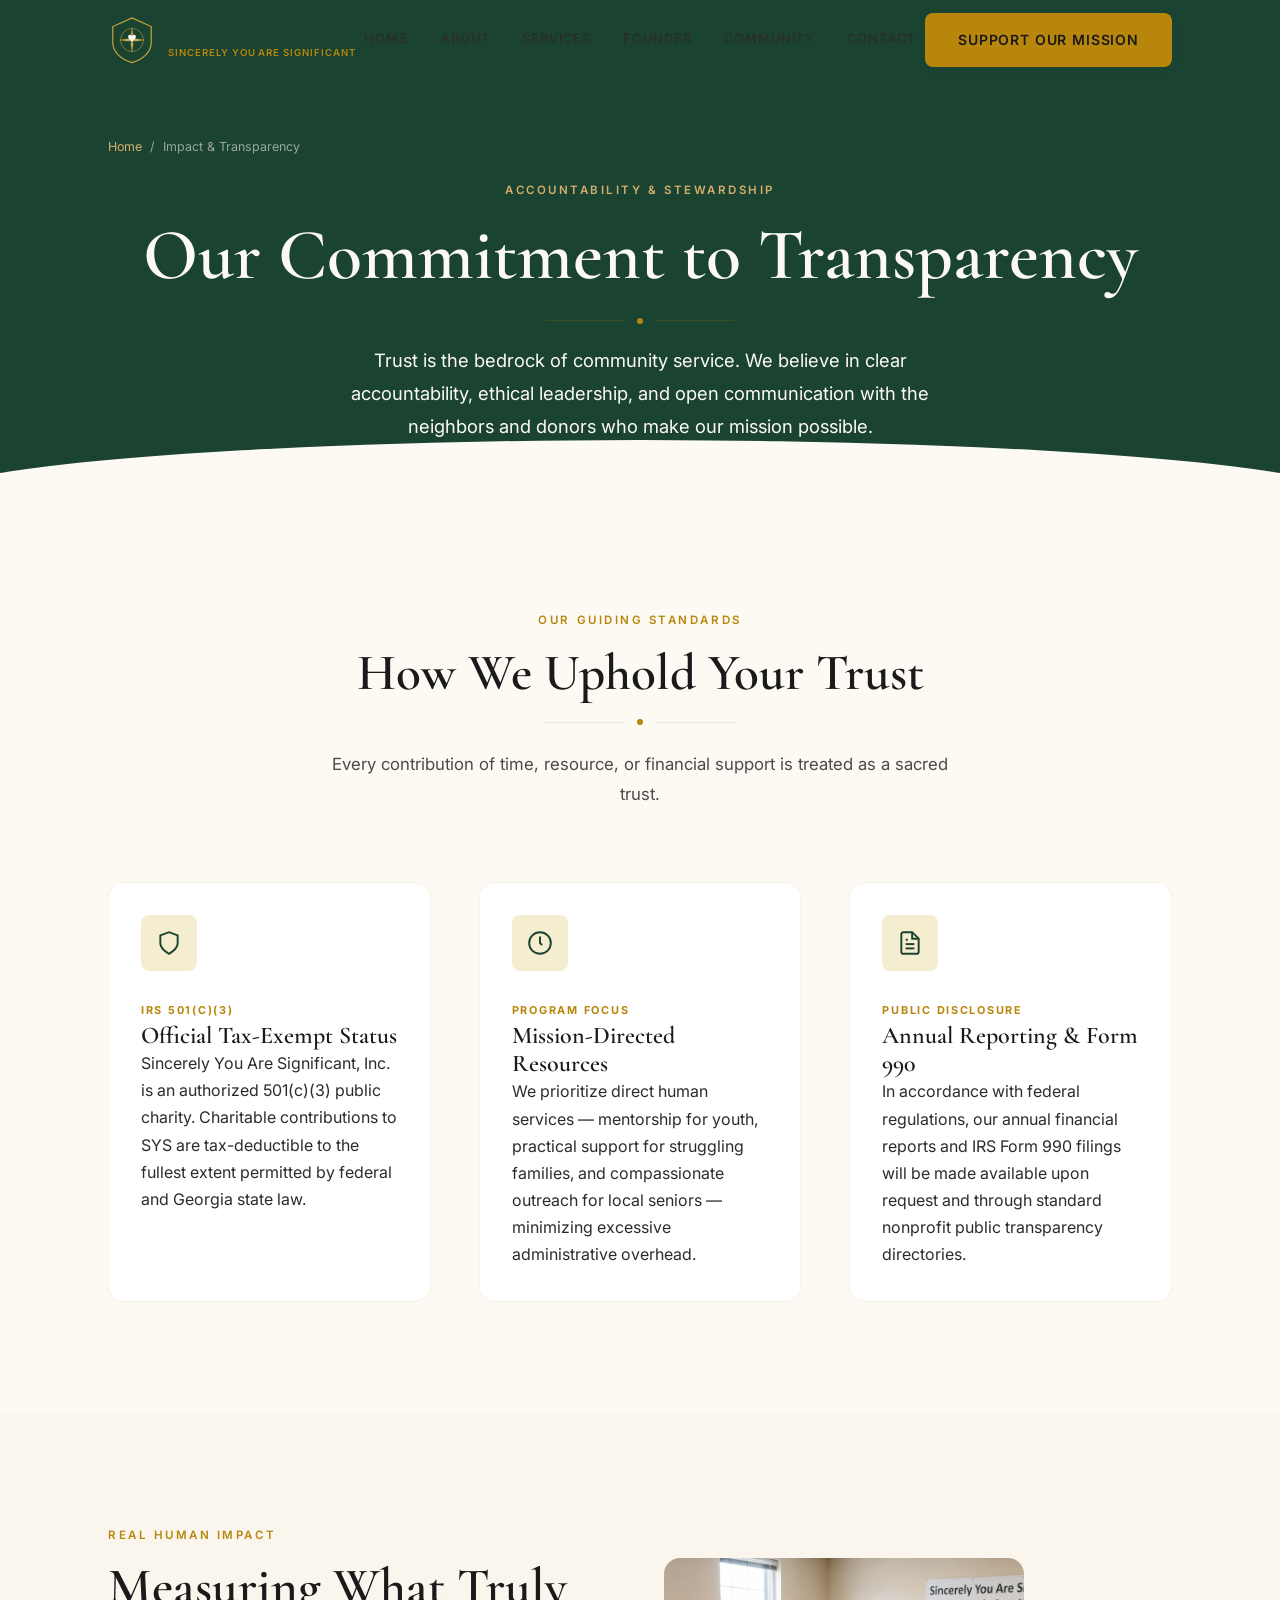
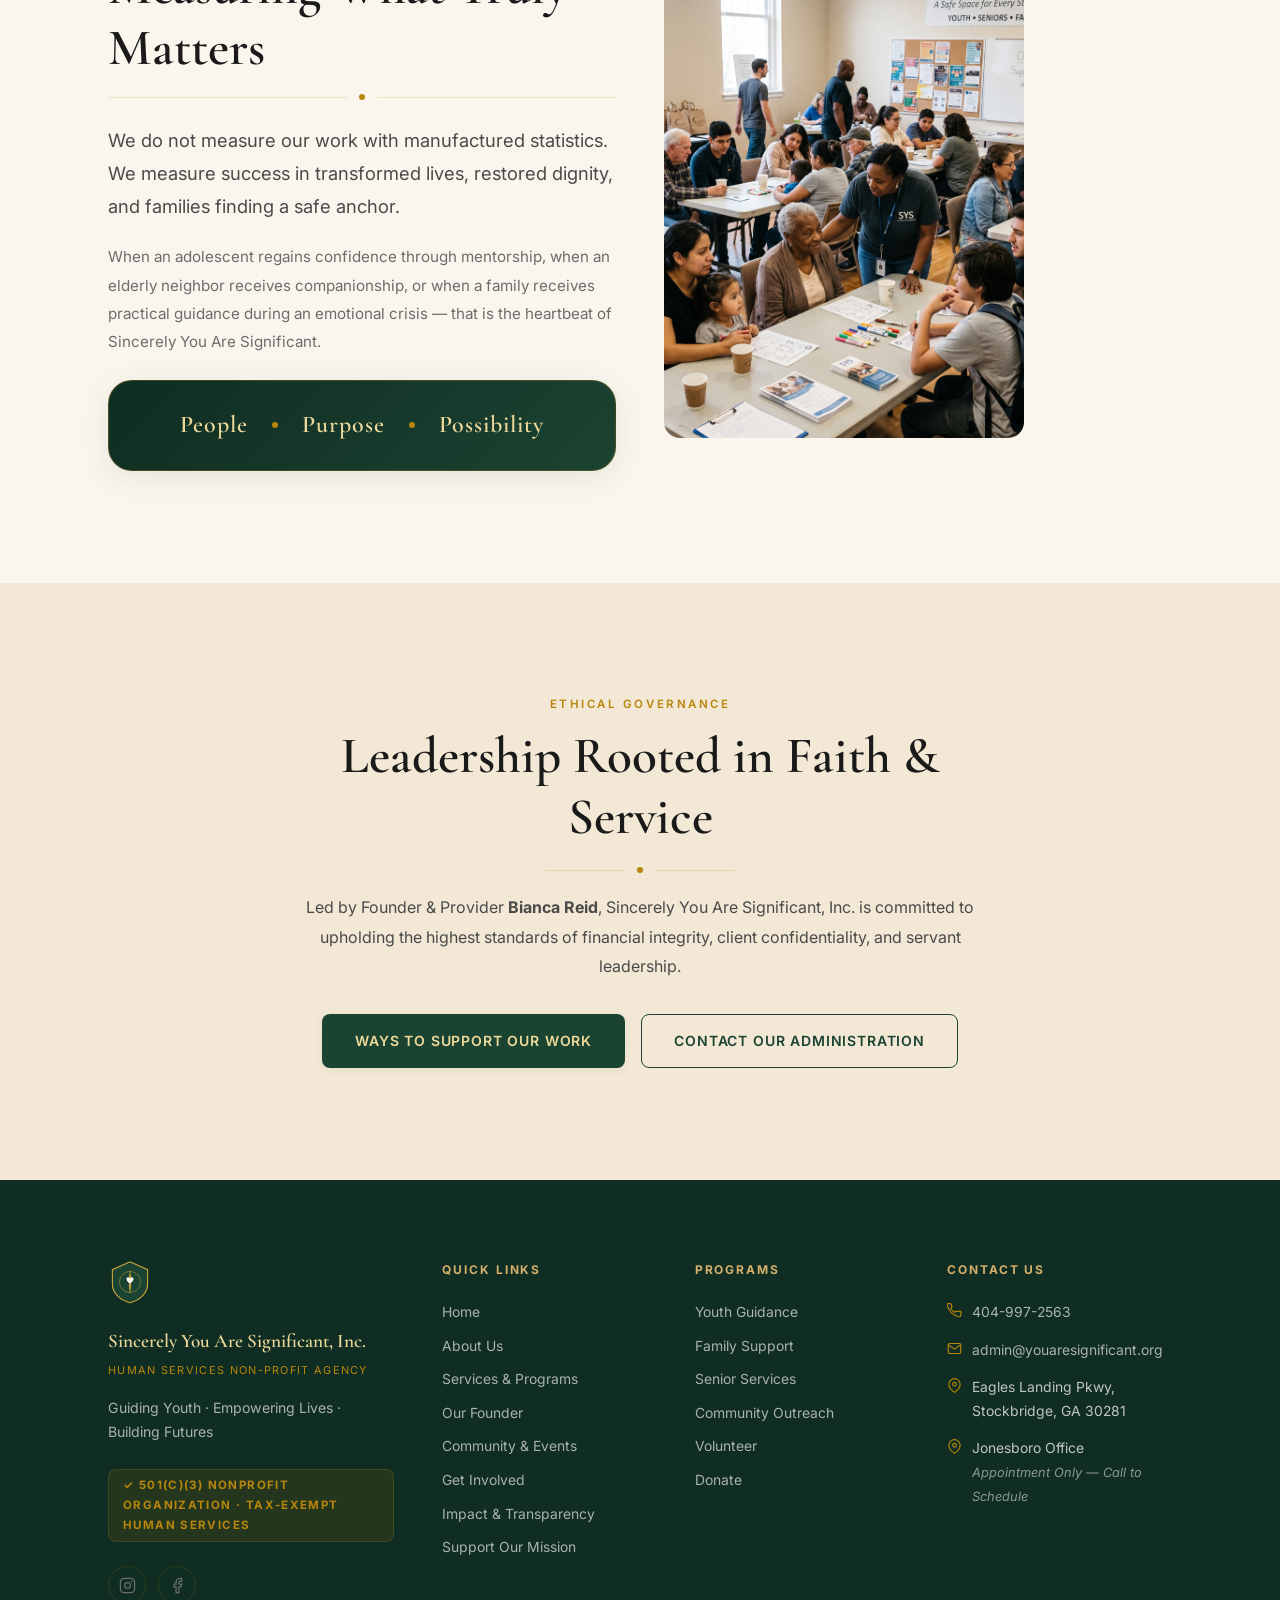
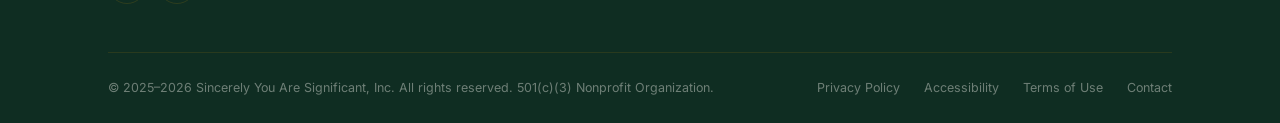
<file: impact.html>
<!DOCTYPE html>
<html lang="en">
<head>
  <meta charset="UTF-8" />
  <meta name="viewport" content="width=device-width, initial-scale=1.0" />
  <title>Impact &amp; Transparency | Sincerely You Are Significant, Inc.</title>
  <meta name="description" content="Discover how Sincerely You Are Significant, Inc. stewards every dollar to empower youth, strengthen families, and foster community in Stockbridge and Henry County, GA." />
  <meta name="keywords" content="nonprofit transparency, 501c3 human services Stockbridge GA, donor stewardship, Henry County community impact" />
  <link rel="canonical" href="https://youaresignificant.org/impact" />

  <!-- Open Graph -->
  <meta property="og:title" content="Impact &amp; Transparency | Sincerely You Are Significant, Inc." />
  <meta property="og:description" content="Our commitment to ethical governance, transparent stewardship, and meaningful human services impact." />
  <meta property="og:type" content="website" />
  <meta property="og:url" content="https://youaresignificant.org/impact" />
  <meta property="og:image" content="https://youaresignificant.org/images/hero_community_hands.png" />
  <meta name="twitter:card" content="summary_large_image" />

  <link rel="stylesheet" href="css/main.css" />
  <link rel="icon" type="image/svg+xml" href="images/favicon.svg" />

  <script type="application/ld+json">
  {
    "@context": "https://schema.org",
    "@type": "WebPage",
    "name": "Impact & Transparency — Sincerely You Are Significant, Inc.",
    "url": "https://youaresignificant.org/impact",
    "description": "Commitment to ethical stewardship, 501(c)(3) public reporting, and community impact.",
    "publisher": {
      "@type": "NonprofitOrganization",
      "name": "Sincerely You Are Significant, Inc.",
      "url": "https://youaresignificant.org"
    }
  }
  </script>
</head>
<body>

<a href="#impact-main" class="skip-link">Skip to main content</a>

<!-- ======================== NAVIGATION ======================== -->
<nav class="nav" id="mainNav" role="navigation" aria-label="Main navigation">
  <div class="nav__inner">
    <a href="index.html" class="nav__logo" aria-label="Sincerely You Are Significant — Home">
      <svg class="nav__logo-mark" viewBox="0 0 100 100" fill="none" xmlns="http://www.w3.org/2000/svg" aria-hidden="true">
        <path d="M50 4 L90 22 L90 55 C90 75 72 92 50 97 C28 92 10 75 10 55 L10 22 Z" fill="#1B4332" stroke="#C9A43A" stroke-width="2.5"/>
        <circle cx="50" cy="50" r="24" fill="none" stroke="#C9A43A" stroke-width="1.5" opacity="0.7"/>
        <polygon points="50,22 53,44 50,47 47,44" fill="#C9A43A"/>
        <polygon points="50,78 53,56 50,53 47,56" fill="#C9A43A"/>
        <polygon points="22,50 44,47 47,50 44,53" fill="#C9A43A"/>
        <polygon points="78,50 56,47 53,50 56,53" fill="#C9A43A"/>
        <path d="M50 54 C50 54 42 48 42 43 C42 40 44.5 38 47 39.5 C48.5 40.5 50 42 50 42 C50 42 51.5 40.5 53 39.5 C55.5 38 58 40 58 43 C58 48 50 54 50 54Z" fill="#FDFAF4"/>
      </svg>
      <div class="nav__logo-text">
        <span class="nav__logo-abbr">SYS</span>
        <span class="nav__logo-full">Sincerely You Are Significant</span>
      </div>
    </a>

    <div class="nav__links" role="menubar">
      <a href="index.html" class="nav__link" role="menuitem">Home</a>
      <a href="about.html" class="nav__link" role="menuitem">About</a>
      <a href="services.html" class="nav__link" role="menuitem">Services</a>
      <a href="founder.html" class="nav__link" role="menuitem">Founder</a>
      <a href="community.html" class="nav__link" role="menuitem">Community</a>
      <a href="contact.html" class="nav__link" role="menuitem">Contact</a>
    </div>

    <div class="nav__cta">
      <a href="support.html" class="btn btn--gold" id="navDonateBtn">Support Our Mission</a>
      <button class="nav__hamburger" id="hamburger" aria-label="Toggle navigation menu" aria-expanded="false" aria-controls="mobileNav">
        <span></span><span></span><span></span>
      </button>
    </div>
  </div>
</nav>

<!-- Mobile Nav -->
<div class="nav__overlay" id="navOverlay" aria-hidden="true"></div>
<nav class="nav__mobile" id="mobileNav" aria-label="Mobile navigation" aria-hidden="true">
  <a href="index.html" class="nav__mobile-link">Home</a>
  <a href="about.html" class="nav__mobile-link">About Us</a>
  <a href="services.html" class="nav__mobile-link">Services &amp; Programs</a>
  <a href="founder.html" class="nav__mobile-link">Our Founder</a>
  <a href="community.html" class="nav__mobile-link">Community &amp; Events</a>
  <a href="volunteer.html" class="nav__mobile-link">Get Involved</a>
  <a href="contact.html" class="nav__mobile-link">Get Support</a>
  <div class="nav__mobile-cta">
    <a href="support.html" class="btn btn--gold" style="width:100%;justify-content:center;">Support Our Mission</a>
    <a href="contact.html" class="btn btn--outline" style="width:100%;justify-content:center;margin-top:0.75rem;">Contact Us</a>
  </div>
</nav>

<!-- ======================== PAGE HERO ======================== -->
<header class="page-hero" role="banner">
  <div class="container text-center">
    <nav class="breadcrumb" aria-label="Breadcrumb">
      <a href="index.html">Home</a>
      <span>/</span>
      <span aria-current="page">Impact &amp; Transparency</span>
    </nav>
    <span class="eyebrow" style="color:var(--gold-light);">Accountability &amp; Stewardship</span>
    <h1>Our Commitment to Transparency</h1>
    <div class="divider centered" style="margin:1.25rem auto;">
      <div class="divider__line"></div>
      <div class="divider__dot"></div>
      <div class="divider__line"></div>
    </div>
    <p class="lead" style="max-width:640px;margin:0 auto;color:var(--cream);">
      Trust is the bedrock of community service. We believe in clear accountability, ethical leadership, and open communication with the neighbors and donors who make our mission possible.
    </p>
  </div>
</header>

<!-- ======================== MAIN CONTENT ======================== -->
<main id="impact-main">
  <!-- Stewardship Pillars -->
  <section class="section bg-cream">
    <div class="container">
      <div class="section-header centered fade-up">
        <span class="eyebrow">Our Guiding Standards</span>
        <h2>How We Uphold Your Trust</h2>
        <div class="divider centered">
          <div class="divider__line"></div>
          <div class="divider__dot"></div>
          <div class="divider__line"></div>
        </div>
        <p>Every contribution of time, resource, or financial support is treated as a sacred trust.</p>
      </div>

      <div class="grid-3 stagger" role="list">
        <div class="card" role="listitem">
          <div class="value-card__icon" aria-hidden="true">
            <svg viewBox="0 0 24 24" fill="none" stroke="currentColor" stroke-width="1.8"><path d="M12 22s8-4 8-10V5l-8-3-8 3v7c0 6 8 10 8 10z"/></svg>
          </div>
          <span class="service-card__tag">IRS 501(c)(3)</span>
          <h4>Official Tax-Exempt Status</h4>
          <p>
            Sincerely You Are Significant, Inc. is an authorized 501(c)(3) public charity. Charitable contributions to SYS are tax-deductible to the fullest extent permitted by federal and Georgia state law.
          </p>
        </div>

        <div class="card" role="listitem">
          <div class="value-card__icon" aria-hidden="true">
            <svg viewBox="0 0 24 24" fill="none" stroke="currentColor" stroke-width="1.8"><circle cx="12" cy="12" r="10"/><polyline points="12 6 12 12 14 14"/></svg>
          </div>
          <span class="service-card__tag">Program Focus</span>
          <h4>Mission-Directed Resources</h4>
          <p>
            We prioritize direct human services — mentorship for youth, practical support for struggling families, and compassionate outreach for local seniors — minimizing excessive administrative overhead.
          </p>
        </div>

        <div class="card" role="listitem">
          <div class="value-card__icon" aria-hidden="true">
            <svg viewBox="0 0 24 24" fill="none" stroke="currentColor" stroke-width="1.8"><path d="M14 2H6a2 2 0 0 0-2 2v16a2 2 0 0 0 2 2h12a2 2 0 0 0 2-2V8z"/><polyline points="14 2 14 8 20 8"/><line x1="16" y1="13" x2="8" y2="13"/><line x1="16" y1="17" x2="8" y2="17"/><polyline points="10 9 9 9 8 9"/></svg>
          </div>
          <span class="service-card__tag">Public Disclosure</span>
          <h4>Annual Reporting &amp; Form 990</h4>
          <p>
            In accordance with federal regulations, our annual financial reports and IRS Form 990 filings will be made available upon request and through standard nonprofit public transparency directories.
          </p>
        </div>
      </div>
    </div>
  </section>

  <!-- Impact Story & Mission Focus -->
  <section class="section bg-ivory">
    <div class="container">
      <div class="grid-2" style="align-items:center;">
        <div class="fade-up">
          <span class="eyebrow">Real Human Impact</span>
          <h2>Measuring What Truly Matters</h2>
          <div class="divider">
            <div class="divider__line"></div>
            <div class="divider__dot"></div>
            <div class="divider__line"></div>
          </div>
          <p class="lead" style="margin-bottom:1.25rem;">
            We do not measure our work with manufactured statistics. We measure success in transformed lives, restored dignity, and families finding a safe anchor.
          </p>
          <p style="color:var(--text-light);font-size:0.95rem;line-height:1.85;margin-bottom:1.5rem;">
            When an adolescent regains confidence through mentorship, when an elderly neighbor receives companionship, or when a family receives practical guidance during an emotional crisis — that is the heartbeat of Sincerely You Are Significant.
          </p>
          <div class="trio-ribbon" style="margin-top:1.5rem;">
            <div class="trio-ribbon__item">People</div>
            <div class="trio-ribbon__dot"></div>
            <div class="trio-ribbon__item">Purpose</div>
            <div class="trio-ribbon__dot"></div>
            <div class="trio-ribbon__item">Possibility</div>
          </div>
        </div>

        <div class="fade-in">
          <div class="img-frame img-frame--portrait" style="max-height:480px;">
            <img src="images/mission_support.png" alt="A volunteer providing dignified support to an elderly community member" loading="lazy" />
          </div>
        </div>
      </div>
    </div>
  </section>

  <!-- Governance & Founder Assurance -->
  <section class="section bg-beige">
    <div class="container text-center">
      <div class="fade-up" style="max-width:720px;margin:0 auto;">
        <span class="eyebrow">Ethical Governance</span>
        <h2>Leadership Rooted in Faith &amp; Service</h2>
        <div class="divider centered" style="margin:1.25rem auto;">
          <div class="divider__line"></div>
          <div class="divider__dot"></div>
          <div class="divider__line"></div>
        </div>
        <p style="color:var(--text-mid);line-height:1.85;margin-bottom:2rem;">
          Led by Founder &amp; Provider <strong>Bianca Reid</strong>, Sincerely You Are Significant, Inc. is committed to upholding the highest standards of financial integrity, client confidentiality, and servant leadership.
        </p>
        <div class="btn-group" style="justify-content:center;">
          <a href="support.html" class="btn btn--primary">Ways to Support Our Work</a>
          <a href="contact.html" class="btn btn--outline">Contact Our Administration</a>
        </div>
      </div>
    </div>
  </section>
</main>

<!-- ======================== FOOTER ======================== -->
<footer class="footer" role="contentinfo">
  <div class="container">
    <div class="footer__grid">
      <!-- Brand -->
      <div>
        <a href="index.html" aria-label="SYS Home">
          <svg width="44" height="44" viewBox="0 0 100 100" fill="none" xmlns="http://www.w3.org/2000/svg" aria-hidden="true">
            <path d="M50 4 L90 22 L90 55 C90 75 72 92 50 97 C28 92 10 75 10 55 L10 22 Z" fill="#1B4332" stroke="#C9A43A" stroke-width="2.5"/>
            <circle cx="50" cy="50" r="24" fill="none" stroke="#C9A43A" stroke-width="1.5" opacity="0.7"/>
            <polygon points="50,22 53,44 50,47 47,44" fill="#C9A43A"/>
            <polygon points="50,78 53,56 50,53 47,56" fill="#C9A43A"/>
            <path d="M50 54 C50 54 42 48 42 43 C42 40 44.5 38 47 39.5 C48.5 40.5 50 42 50 42 C50 42 51.5 40.5 53 39.5 C55.5 38 58 40 58 43 C58 48 50 54 50 54Z" fill="#FDFAF4"/>
          </svg>
        </a>
        <p class="footer__brand-name">Sincerely You Are Significant, Inc.</p>
        <p class="footer__brand-sub">Human Services Non-Profit Agency</p>
        <p class="footer__tagline">Guiding Youth · Empowering Lives · Building Futures</p>
        <span class="footer__501">✓ 501(c)(3) Nonprofit Organization · Tax-Exempt Human Services</span>
        <div class="social-links" style="margin-top:1.5rem;">
          <a href="https://www.instagram.com/thesysorg" target="_blank" rel="noopener" class="social-link" aria-label="Follow us on Instagram @theSYSorg">
            <svg viewBox="0 0 24 24" fill="none" stroke="currentColor" stroke-width="1.8"><rect x="2" y="2" width="20" height="20" rx="5" ry="5"/><circle cx="12" cy="12" r="4"/><circle cx="17.5" cy="6.5" r="0.5" fill="currentColor"/></svg>
          </a>
          <a href="https://www.facebook.com/profile.php?id=61594629771230" target="_blank" rel="noopener" class="social-link" aria-label="Follow us on Facebook">
            <svg viewBox="0 0 24 24" fill="none" stroke="currentColor" stroke-width="1.8"><path d="M18 2h-3a5 5 0 00-5 5v3H7v4h3v8h4v-8h3l1-4h-4V7a1 1 0 011-1h3z"/></svg>
          </a>
        </div>
      </div>

      <!-- Quick Links -->
      <div>
        <p class="footer__col-title">Quick Links</p>
        <ul class="footer__links">
          <li><a href="index.html">Home</a></li>
          <li><a href="about.html">About Us</a></li>
          <li><a href="services.html">Services &amp; Programs</a></li>
          <li><a href="founder.html">Our Founder</a></li>
          <li><a href="community.html">Community &amp; Events</a></li>
          <li><a href="volunteer.html">Get Involved</a></li>
          <li><a href="impact.html">Impact &amp; Transparency</a></li>
          <li><a href="support.html">Support Our Mission</a></li>
        </ul>
      </div>

      <!-- Services -->
      <div>
        <p class="footer__col-title">Programs</p>
        <ul class="footer__links">
          <li><a href="services.html#youth">Youth Guidance</a></li>
          <li><a href="services.html#families">Family Support</a></li>
          <li><a href="services.html#seniors">Senior Services</a></li>
          <li><a href="services.html#community">Community Outreach</a></li>
          <li><a href="volunteer.html">Volunteer</a></li>
          <li><a href="support.html">Donate</a></li>
        </ul>
      </div>

      <!-- Contact -->
      <div>
        <p class="footer__col-title">Contact Us</p>
        <div class="footer__contact-item">
          <svg viewBox="0 0 24 24" fill="none" stroke="currentColor" stroke-width="1.8"><path d="M22 16.92v3a2 2 0 01-2.18 2 19.79 19.79 0 01-8.63-3.07A19.5 19.5 0 013.07 9.81a19.79 19.79 0 01-3.07-8.64A2 2 0 012 1h3a2 2 0 012 1.72c.127.96.361 1.903.7 2.81a2 2 0 01-.45 2.11L6.09 8.91a16 16 0 006 6l1.27-1.27a2 2 0 012.11-.45c.907.339 1.85.573 2.81.7A2 2 0 0122 16.92z"/></svg>
          <a href="tel:4049972563">404-997-2563</a>
        </div>
        <div class="footer__contact-item">
          <svg viewBox="0 0 24 24" fill="none" stroke="currentColor" stroke-width="1.8"><path d="M4 4h16c1.1 0 2 .9 2 2v12c0 1.1-.9 2-2 2H4c-1.1 0-2-.9-2-2V6c0-1.1.9-2 2-2z"/><polyline points="22,6 12,13 2,6"/></svg>
          <a href="mailto:admin@youaresignificant.org">admin@youaresignificant.org</a>
        </div>
        <div class="footer__contact-item">
          <svg viewBox="0 0 24 24" fill="none" stroke="currentColor" stroke-width="1.8"><path d="M21 10c0 7-9 13-9 13s-9-6-9-13a9 9 0 0118 0z"/><circle cx="12" cy="10" r="3"/></svg>
          <span>Eagles Landing Pkwy,<br>Stockbridge, GA 30281</span>
        </div>
        <div class="footer__contact-item">
          <svg viewBox="0 0 24 24" fill="none" stroke="currentColor" stroke-width="1.8"><path d="M21 10c0 7-9 13-9 13s-9-6-9-13a9 9 0 0118 0z"/><circle cx="12" cy="10" r="3"/></svg>
          <span>Jonesboro Office<br><em style="font-size:0.8rem;opacity:0.7;">Appointment Only — Call to Schedule</em></span>
        </div>
      </div>
    </div>

    <div class="footer__bottom">
      <p class="footer__copy">
        &copy; 2025–2026 Sincerely You Are Significant, Inc. All rights reserved. 501(c)(3) Nonprofit Organization.
      </p>
      <div class="footer__legal">
        <a href="privacy.html">Privacy Policy</a>
        <a href="privacy.html#accessibility">Accessibility</a>
        <a href="terms.html">Terms of Use</a>
        <a href="contact.html">Contact</a>
      </div>
    </div>
  </div>
</footer>

<script src="js/config.js"></script>
<script src="js/main.js"></script>
</body>
</html>
</file>
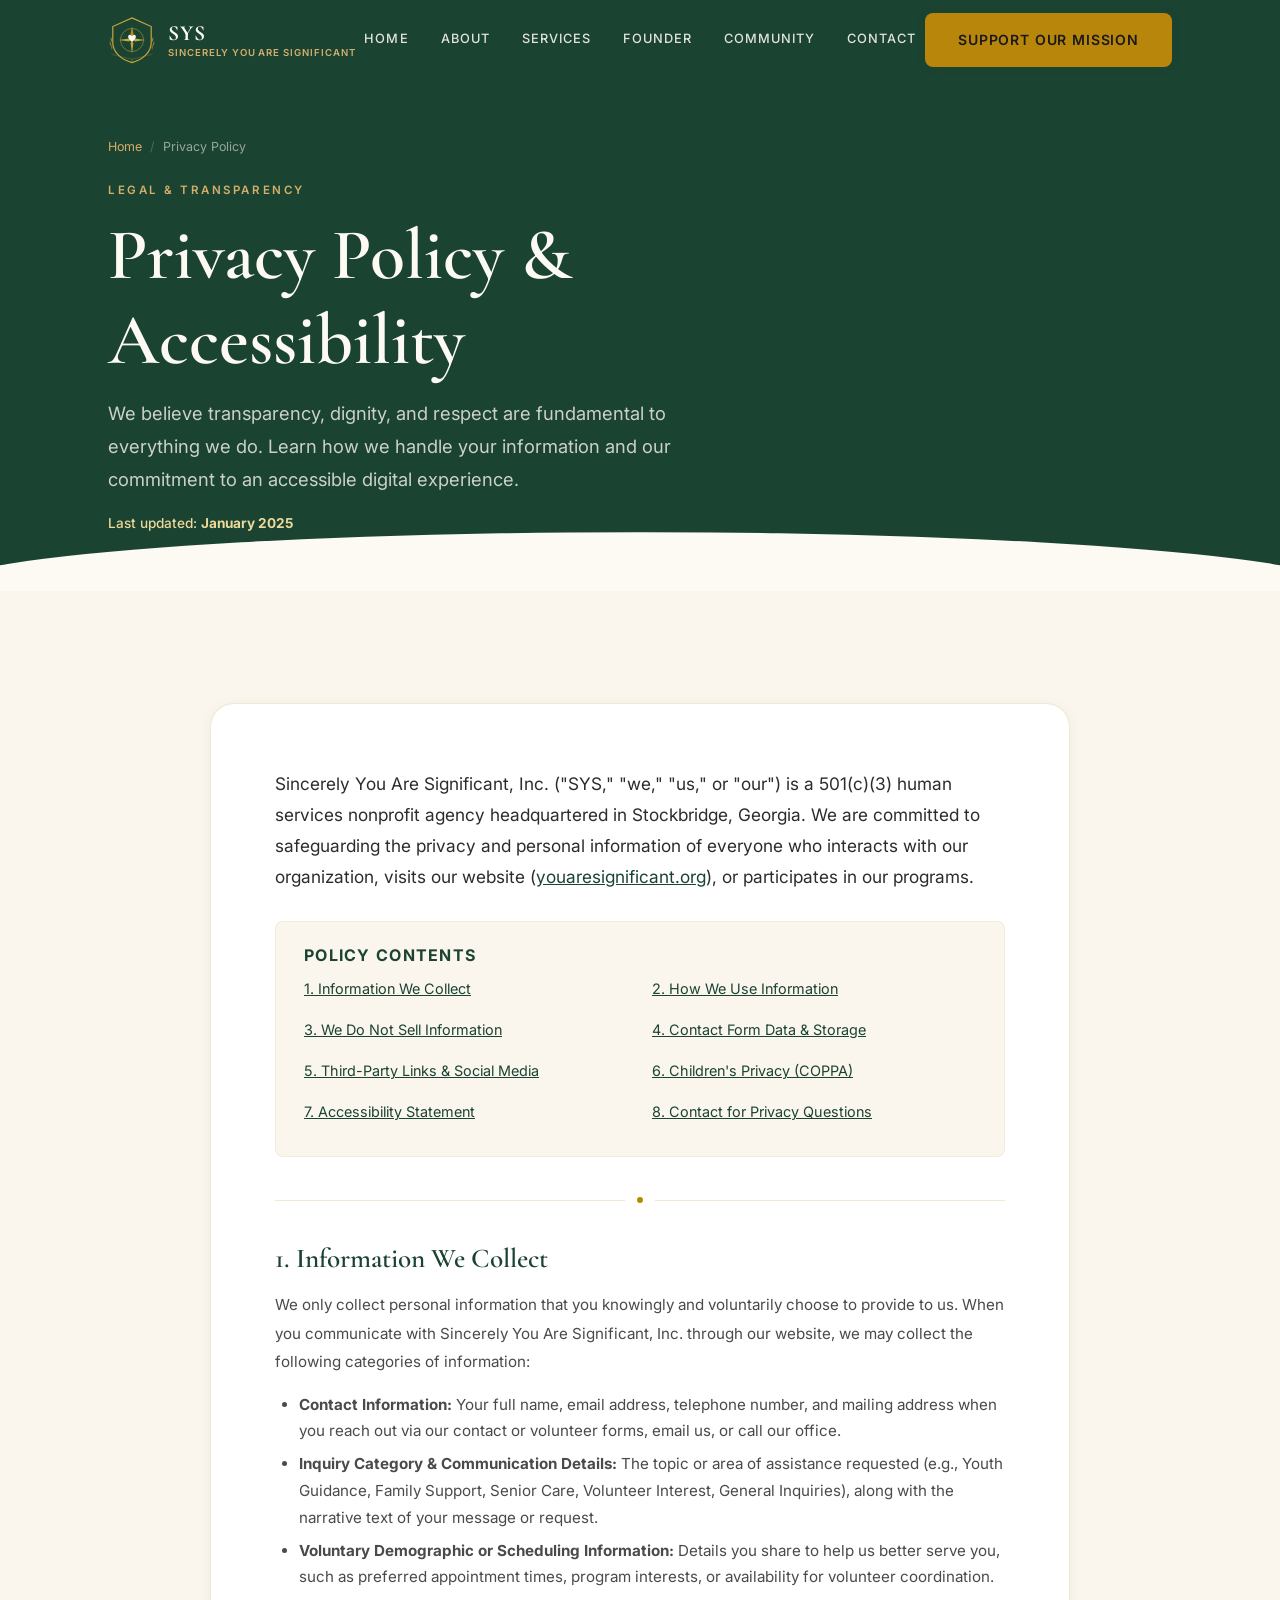
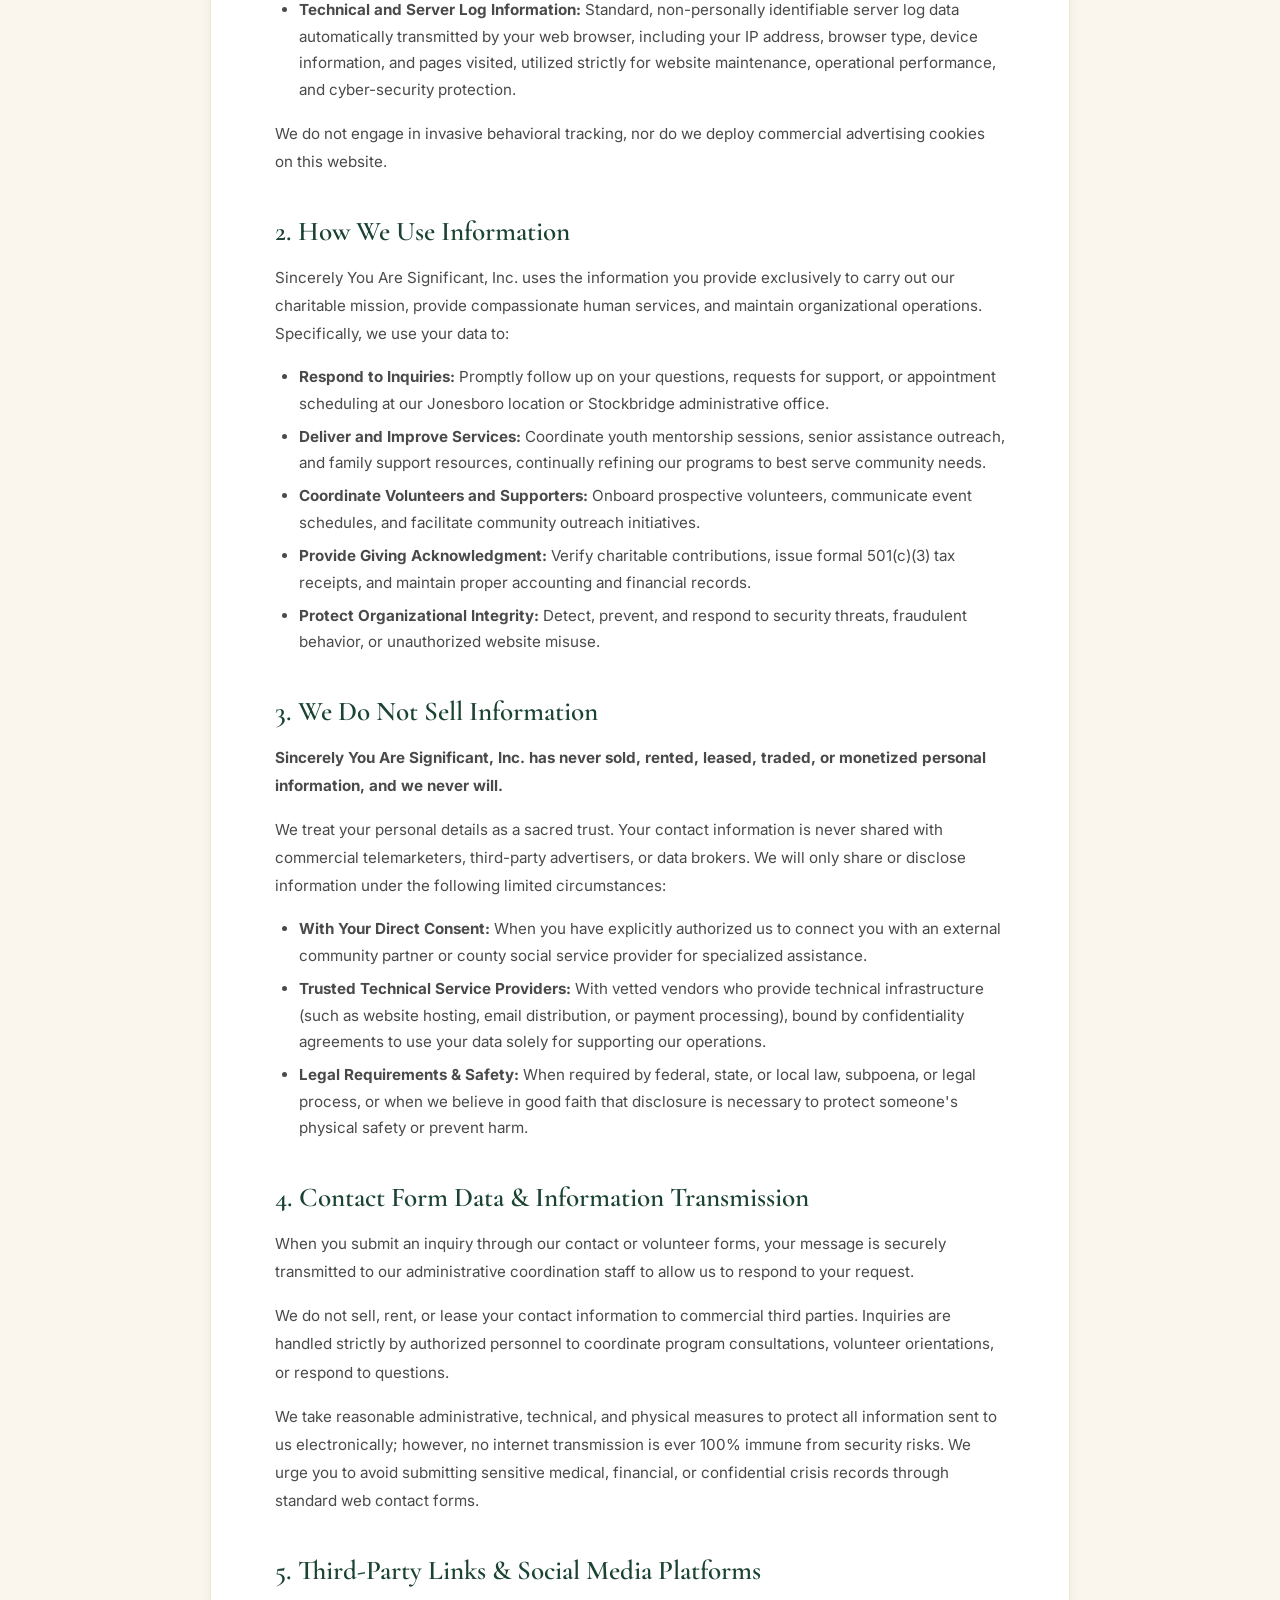
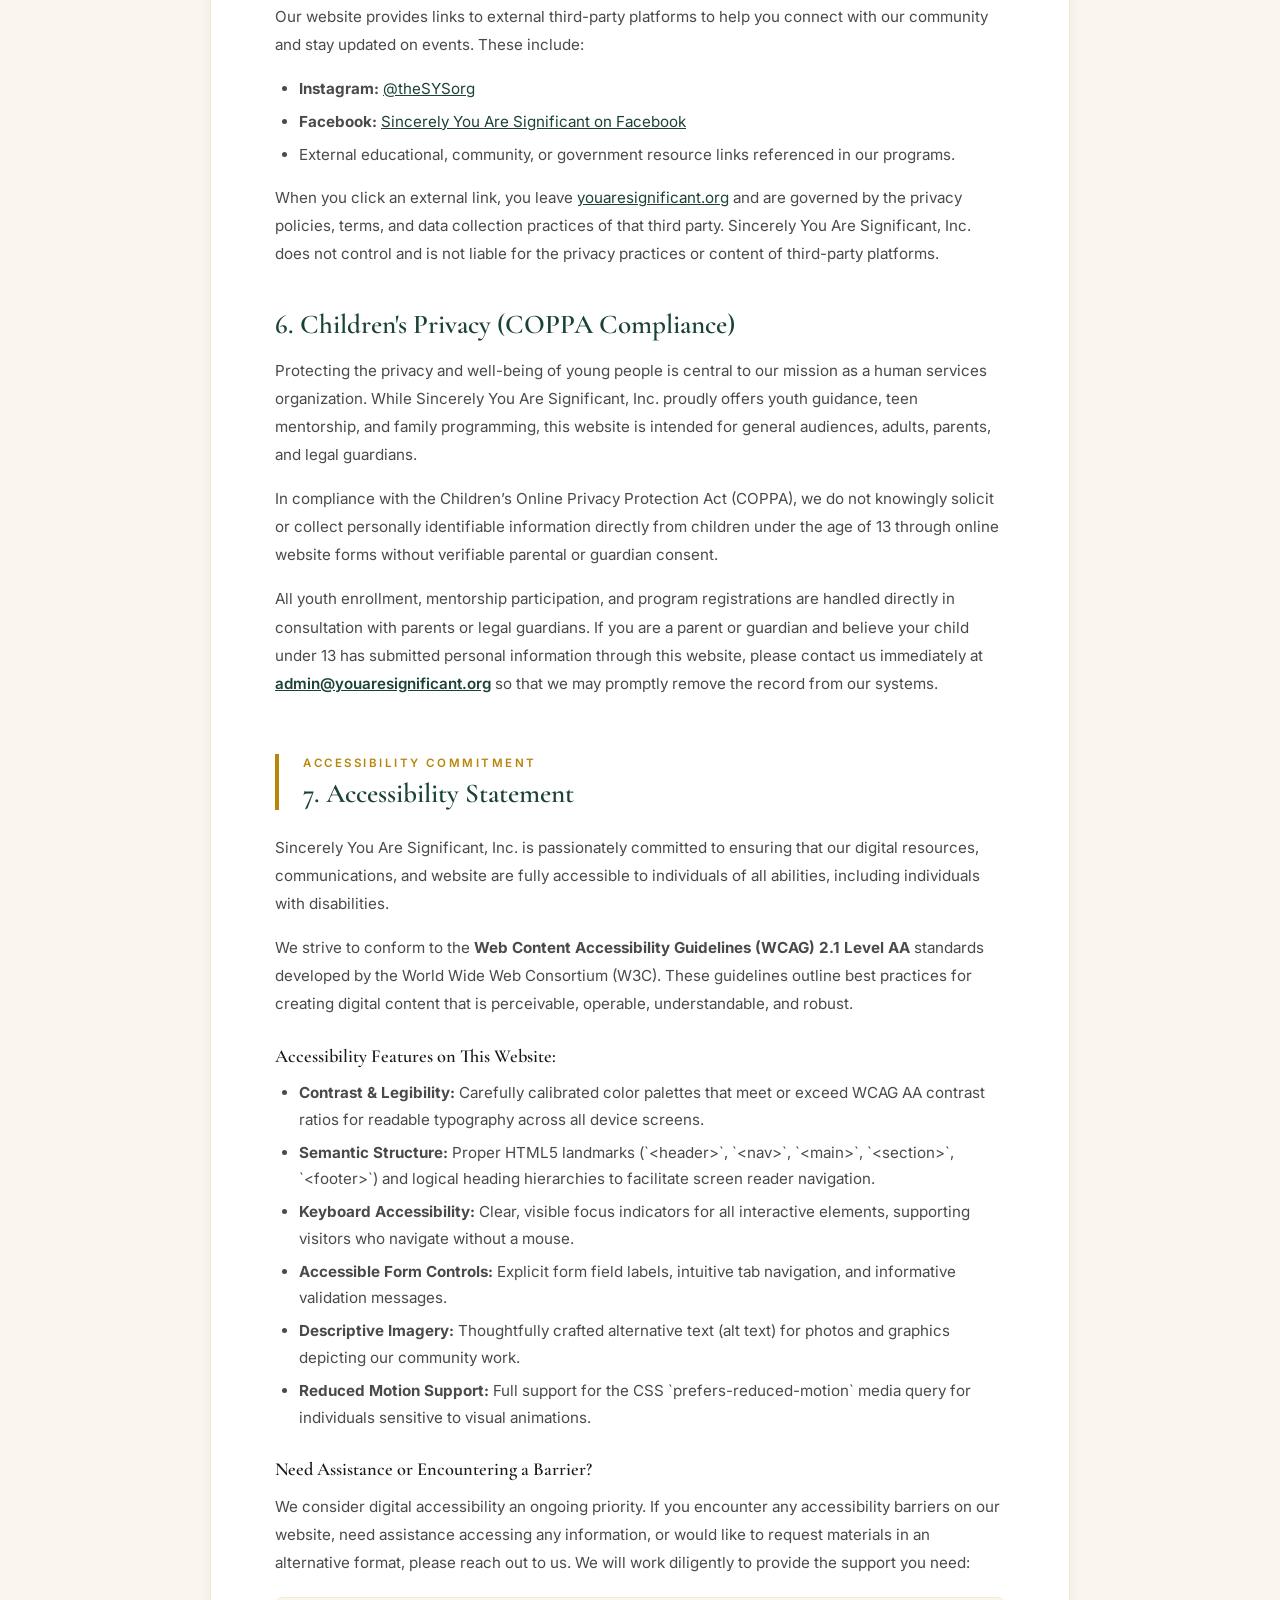
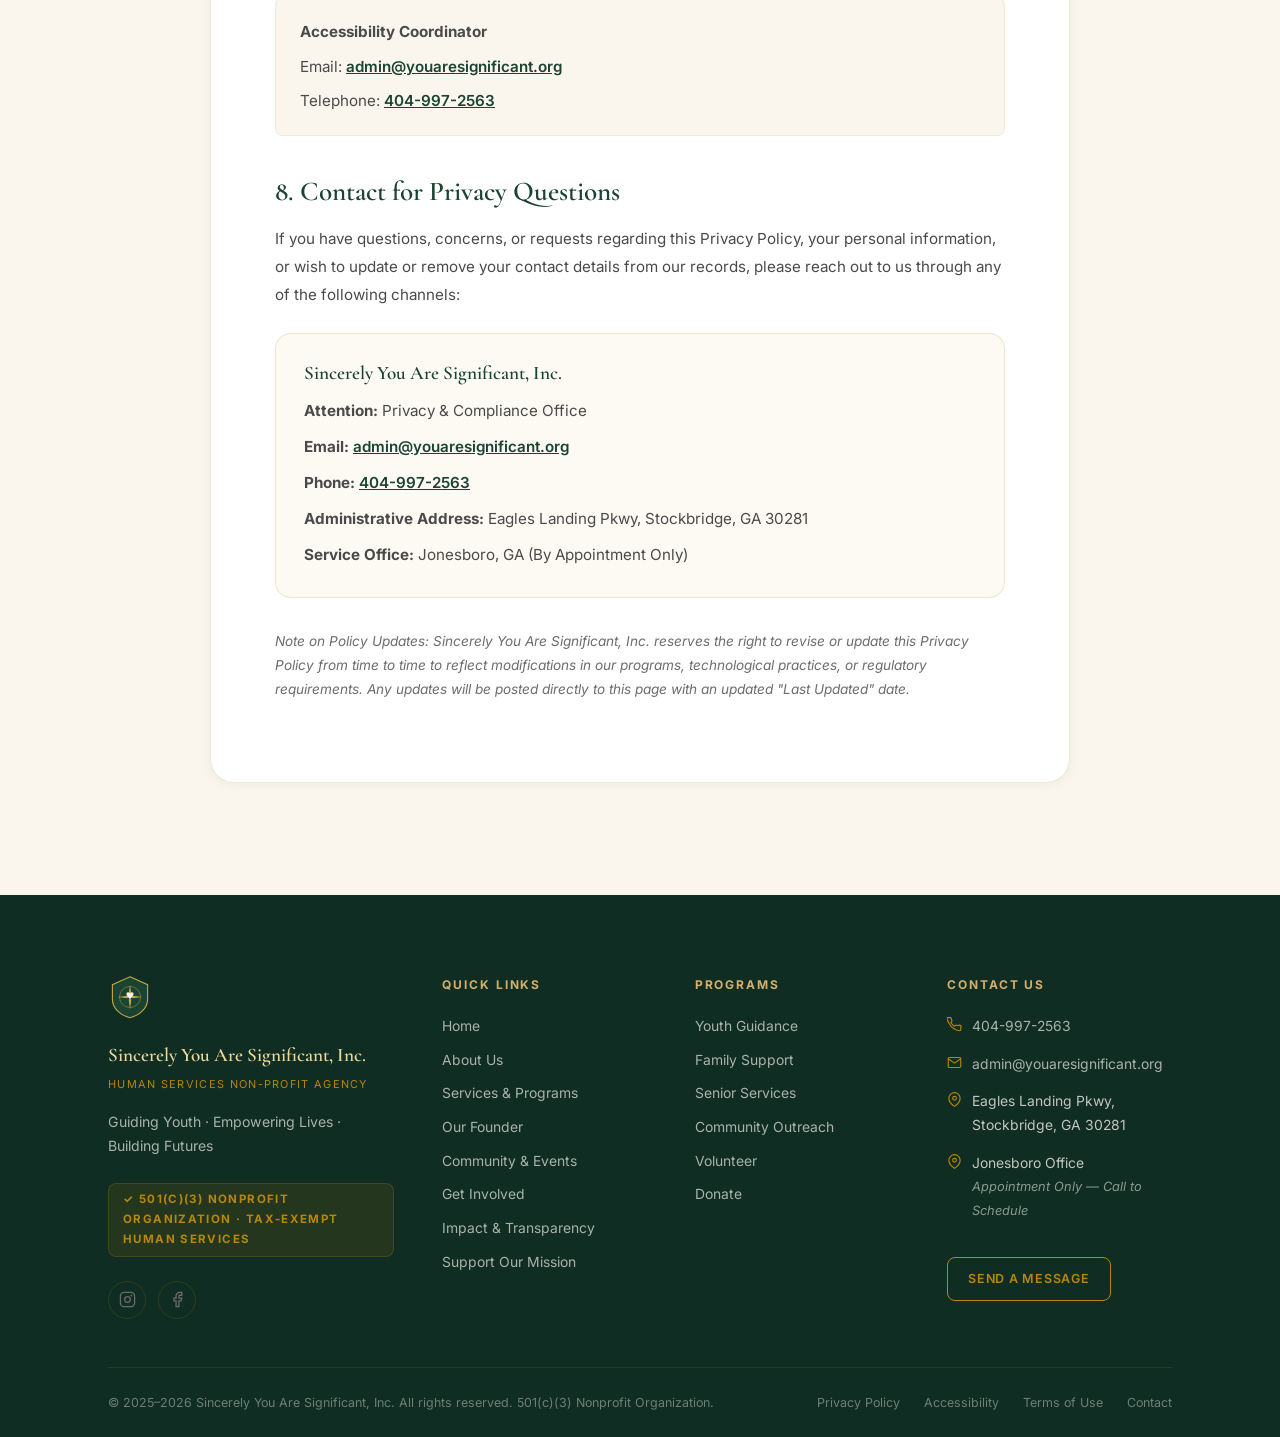
<file: privacy.html>
<!DOCTYPE html>
<html lang="en">
<head>
  <meta charset="UTF-8" />
  <meta name="viewport" content="width=device-width, initial-scale=1.0" />
  <title>Privacy Policy | Sincerely You Are Significant, Inc.</title>
  <meta name="description" content="Privacy Policy and Accessibility Statement for Sincerely You Are Significant, Inc. — Learn how we protect your personal information and our commitment to digital accessibility." />
  <meta name="keywords" content="privacy policy, accessibility statement, terms, nonprofit privacy, Stockbridge GA, 501c3 human services" />
  <meta property="og:title" content="Privacy Policy | Sincerely You Are Significant, Inc." />
  <meta property="og:description" content="Privacy Policy and Accessibility Statement for Sincerely You Are Significant, Inc. — an official 501(c)(3) nonprofit human services agency in Stockbridge, GA." />
  <meta property="og:type" content="website" />
  <meta property="og:url" content="https://youaresignificant.org/privacy" />
  <meta name="twitter:card" content="summary_large_image" />
  <link rel="canonical" href="https://youaresignificant.org/privacy" />
  <link rel="stylesheet" href="css/main.css" />
  <link rel="icon" type="image/svg+xml" href="images/favicon.svg" />
  <script type="application/ld+json">
  {
    "@context": "https://schema.org",
    "@type": "WebPage",
    "name": "Privacy Policy and Accessibility Statement",
    "url": "https://youaresignificant.org/privacy",
    "description": "Privacy policy and accessibility standards for Sincerely You Are Significant, Inc.",
    "publisher": {
      "@type": "NonprofitOrganization",
      "name": "Sincerely You Are Significant, Inc.",
      "email": "admin@youaresignificant.org",
      "telephone": "404-997-2563",
      "address": {
        "@type": "PostalAddress",
        "streetAddress": "Eagles Landing Pkwy",
        "addressLocality": "Stockbridge",
        "addressRegion": "GA",
        "postalCode": "30281",
        "addressCountry": "US"
      }
    }
  }
  </script>
</head>
<body>

<a href="#main-content" class="skip-link">Skip to main content</a>

<!-- ======================== NAVIGATION ======================== -->
<nav class="nav" id="mainNav" data-transparent="true" role="navigation" aria-label="Main navigation">
  <div class="nav__inner">
    <a href="index.html" class="nav__logo" aria-label="Sincerely You Are Significant — Home">
      <svg class="nav__logo-mark" viewBox="0 0 100 100" fill="none" xmlns="http://www.w3.org/2000/svg" aria-hidden="true">
        <!-- Shield shape -->
        <path d="M50 4 L90 22 L90 55 C90 75 72 92 50 97 C28 92 10 75 10 55 L10 22 Z" fill="#1B4332" stroke="#C9A43A" stroke-width="2.5"/>
        <!-- Inner shield ring -->
        <circle cx="50" cy="50" r="24" fill="none" stroke="#C9A43A" stroke-width="1.5" opacity="0.7"/>
        <!-- Compass star -->
        <polygon points="50,22 53,44 50,47 47,44" fill="#C9A43A"/>
        <polygon points="50,78 53,56 50,53 47,56" fill="#C9A43A"/>
        <polygon points="22,50 44,47 47,50 44,53" fill="#C9A43A"/>
        <polygon points="78,50 56,47 53,50 56,53" fill="#C9A43A"/>
        <polygon points="50,22 54,38 50,42 46,38" fill="#B8860B" opacity="0.6"/>
        <!-- Heart center -->
        <path d="M50 54 C50 54 42 48 42 43 C42 40 44.5 38 47 39.5 C48.5 40.5 50 42 50 42 C50 42 51.5 40.5 53 39.5 C55.5 38 58 40 58 43 C58 48 50 54 50 54Z" fill="#FDFAF4"/>
        <!-- Laurel left -->
        <path d="M8 55 Q4 50 6 44 Q10 48 8 55Z" fill="#C9A43A" opacity="0.7"/>
        <path d="M6 63 Q2 58 4 52 Q8 56 6 63Z" fill="#C9A43A" opacity="0.6"/>
        <path d="M8 71 Q5 65 7 59 Q11 63 8 71Z" fill="#C9A43A" opacity="0.5"/>
        <!-- Laurel right -->
        <path d="M92 55 Q96 50 94 44 Q90 48 92 55Z" fill="#C9A43A" opacity="0.7"/>
        <path d="M94 63 Q98 58 96 52 Q92 56 94 63Z" fill="#C9A43A" opacity="0.6"/>
        <path d="M92 71 Q95 65 93 59 Q89 63 92 71Z" fill="#C9A43A" opacity="0.5"/>
        <!-- Stem -->
        <line x1="50" y1="90" x2="50" y2="96" stroke="#C9A43A" stroke-width="1.5" opacity="0.6"/>
        <line x1="8" y1="80" x2="50" y2="90" stroke="#C9A43A" stroke-width="1" opacity="0.5"/>
        <line x1="92" y1="80" x2="50" y2="90" stroke="#C9A43A" stroke-width="1" opacity="0.5"/>
      </svg>
      <div class="nav__logo-text">
        <span class="nav__logo-abbr">SYS</span>
        <span class="nav__logo-full">Sincerely You Are Significant</span>
      </div>
    </a>

    <div class="nav__links" role="menubar">
      <a href="index.html" class="nav__link" role="menuitem">Home</a>
      <a href="about.html" class="nav__link" role="menuitem">About</a>
      <a href="services.html" class="nav__link" role="menuitem">Services</a>
      <a href="founder.html" class="nav__link" role="menuitem">Founder</a>
      <a href="community.html" class="nav__link" role="menuitem">Community</a>
      <a href="contact.html" class="nav__link" role="menuitem">Contact</a>
    </div>

    <div class="nav__cta">
      <a href="support.html" class="btn btn--gold" id="navDonateBtn">Support Our Mission</a>
      <button class="nav__hamburger" id="hamburger" aria-label="Toggle navigation menu" aria-expanded="false" aria-controls="mobileNav">
        <span></span><span></span><span></span>
      </button>
    </div>
  </div>
</nav>

<!-- Mobile Nav -->
<div class="nav__overlay" id="navOverlay" aria-hidden="true"></div>
<nav class="nav__mobile" id="mobileNav" aria-label="Mobile navigation" aria-hidden="true">
  <a href="index.html" class="nav__mobile-link">Home</a>
  <a href="about.html" class="nav__mobile-link">About Us</a>
  <a href="services.html" class="nav__mobile-link">Services & Programs</a>
  <a href="founder.html" class="nav__mobile-link">Our Founder</a>
  <a href="community.html" class="nav__mobile-link">Community & Events</a>
  <a href="contact.html" class="nav__mobile-link">Get Support</a>
  <div class="nav__mobile-cta">
    <a href="support.html" class="btn btn--gold" style="width:100%;justify-content:center;">Support Our Mission</a>
    <a href="contact.html" class="btn btn--outline" style="width:100%;justify-content:center;margin-top:0.75rem;">Contact Us</a>
  </div>
  <div style="margin-top:2rem;padding-top:1.5rem;border-top:1px solid rgba(184,134,11,0.15);">
    <p style="font-size:0.75rem;color:var(--text-lighter);margin-bottom:0.5rem;">Connect With Us</p>
    <div class="social-links">
      <a href="https://www.instagram.com/thesysorg" target="_blank" rel="noopener" class="social-link" aria-label="Instagram">
        <svg viewBox="0 0 24 24" fill="none" stroke="currentColor" stroke-width="1.8"><rect x="2" y="2" width="20" height="20" rx="5" ry="5"/><circle cx="12" cy="12" r="4"/><circle cx="17.5" cy="6.5" r="0.5" fill="currentColor"/></svg>
      </a>
      <a href="https://www.facebook.com/profile.php?id=61594629771230" target="_blank" rel="noopener" class="social-link" aria-label="Facebook">
        <svg viewBox="0 0 24 24" fill="none" stroke="currentColor" stroke-width="1.8"><path d="M18 2h-3a5 5 0 00-5 5v3H7v4h3v8h4v-8h3l1-4h-4V7a1 1 0 011-1h3z"/></svg>
      </a>
    </div>
  </div>
</nav>

<!-- ======================== PAGE HERO ======================== -->
<header class="page-hero" aria-labelledby="privacyHeroHeading">
  <div class="container">
    <nav class="breadcrumb" aria-label="Breadcrumb">
      <a href="index.html">Home</a>
      <span class="breadcrumb__sep" aria-hidden="true">/</span>
      <span aria-current="page">Privacy Policy</span>
    </nav>

    <div class="fade-up" style="max-width:760px;">
      <span class="eyebrow">Legal &amp; Transparency</span>
      <h1 id="privacyHeroHeading">Privacy Policy &amp; Accessibility</h1>
      <p class="lead" style="margin-bottom:1rem;">
        We believe transparency, dignity, and respect are fundamental to everything we do. Learn how we handle your information and our commitment to an accessible digital experience.
      </p>
      <div style="font-size:0.85rem; color:var(--gold-pale); font-weight:500;">
        Last updated: <strong>January 2025</strong>
      </div>
    </div>
  </div>
</header>

<!-- ======================== PRIVACY CONTENT ======================== -->
<main class="section bg-ivory" id="mainContent">
  <div class="container">
    <div style="max-width:860px; margin:0 auto;">

      <!-- Content Card with prose class -->
      <article class="card prose fade-up" style="padding:clamp(2rem, 5vw, 4rem); background:var(--warm-white); border:1px solid var(--border); box-shadow:var(--shadow-sm); border-radius:var(--radius-xl);">
        
        <p class="lead" style="font-size:1.08rem; color:var(--text); margin-bottom:1.75rem; line-height:1.8;">
          Sincerely You Are Significant, Inc. ("SYS," "we," "us," or "our") is a 501(c)(3) human services nonprofit agency headquartered in Stockbridge, Georgia. We are committed to safeguarding the privacy and personal information of everyone who interacts with our organization, visits our website (<a href="https://youaresignificant.org" style="color:var(--forest);text-decoration:underline;">youaresignificant.org</a>), or participates in our programs.
        </p>

        <!-- Table of Contents -->
        <nav aria-label="Table of Contents" style="background:var(--ivory); padding:1.5rem 1.75rem; border-radius:var(--radius); border:1px solid var(--border-light); margin-bottom:2.5rem;">
          <h2 style="font-size:1rem; margin-top:0; margin-bottom:0.75rem; color:var(--forest); letter-spacing:0.08em; text-transform:uppercase; font-family:'Inter',sans-serif; font-weight:700;">
            Policy Contents
          </h2>
          <ul style="list-style:none; padding-left:0; margin-bottom:0; display:grid; grid-template-columns:repeat(auto-fit, minmax(280px, 1fr)); gap:0.5rem 1.5rem;">
            <li><a href="#collect" style="color:var(--forest);font-size:0.9rem;text-decoration:underline;">1. Information We Collect</a></li>
            <li><a href="#use" style="color:var(--forest);font-size:0.9rem;text-decoration:underline;">2. How We Use Information</a></li>
            <li><a href="#no-sell" style="color:var(--forest);font-size:0.9rem;text-decoration:underline;">3. We Do Not Sell Information</a></li>
            <li><a href="#contact-data" style="color:var(--forest);font-size:0.9rem;text-decoration:underline;">4. Contact Form Data &amp; Storage</a></li>
            <li><a href="#third-party" style="color:var(--forest);font-size:0.9rem;text-decoration:underline;">5. Third-Party Links &amp; Social Media</a></li>
            <li><a href="#children" style="color:var(--forest);font-size:0.9rem;text-decoration:underline;">6. Children's Privacy (COPPA)</a></li>
            <li><a href="#accessibility" style="color:var(--forest);font-size:0.9rem;text-decoration:underline;">7. Accessibility Statement</a></li>
            <li><a href="#privacy-contact" style="color:var(--forest);font-size:0.9rem;text-decoration:underline;">8. Contact for Privacy Questions</a></li>
          </ul>
        </nav>

        <div class="divider">
          <div class="divider__line"></div>
          <div class="divider__dot"></div>
          <div class="divider__line"></div>
        </div>

        <!-- 1. Information We Collect -->
        <section id="collect" style="scroll-margin-top:100px;">
          <h2>1. Information We Collect</h2>
          <p>
            We only collect personal information that you knowingly and voluntarily choose to provide to us. When you communicate with Sincerely You Are Significant, Inc. through our website, we may collect the following categories of information:
          </p>
          <ul>
            <li><strong>Contact Information:</strong> Your full name, email address, telephone number, and mailing address when you reach out via our contact or volunteer forms, email us, or call our office.</li>
            <li><strong>Inquiry Category &amp; Communication Details:</strong> The topic or area of assistance requested (e.g., Youth Guidance, Family Support, Senior Care, Volunteer Interest, General Inquiries), along with the narrative text of your message or request.</li>
            <li><strong>Voluntary Demographic or Scheduling Information:</strong> Details you share to help us better serve you, such as preferred appointment times, program interests, or availability for volunteer coordination.</li>
            <li><strong>Technical and Server Log Information:</strong> Standard, non-personally identifiable server log data automatically transmitted by your web browser, including your IP address, browser type, device information, and pages visited, utilized strictly for website maintenance, operational performance, and cyber-security protection.</li>
          </ul>
          <p>
            We do not engage in invasive behavioral tracking, nor do we deploy commercial advertising cookies on this website.
          </p>
        </section>

        <!-- 2. How We Use Information -->
        <section id="use" style="scroll-margin-top:100px;">
          <h2>2. How We Use Information</h2>
          <p>
            Sincerely You Are Significant, Inc. uses the information you provide exclusively to carry out our charitable mission, provide compassionate human services, and maintain organizational operations. Specifically, we use your data to:
          </p>
          <ul>
            <li><strong>Respond to Inquiries:</strong> Promptly follow up on your questions, requests for support, or appointment scheduling at our Jonesboro location or Stockbridge administrative office.</li>
            <li><strong>Deliver and Improve Services:</strong> Coordinate youth mentorship sessions, senior assistance outreach, and family support resources, continually refining our programs to best serve community needs.</li>
            <li><strong>Coordinate Volunteers and Supporters:</strong> Onboard prospective volunteers, communicate event schedules, and facilitate community outreach initiatives.</li>
            <li><strong>Provide Giving Acknowledgment:</strong> Verify charitable contributions, issue formal 501(c)(3) tax receipts, and maintain proper accounting and financial records.</li>
            <li><strong>Protect Organizational Integrity:</strong> Detect, prevent, and respond to security threats, fraudulent behavior, or unauthorized website misuse.</li>
          </ul>
        </section>

        <!-- 3. We Do Not Sell Information -->
        <section id="no-sell" style="scroll-margin-top:100px;">
          <h2>3. We Do Not Sell Information</h2>
          <p>
            <strong>Sincerely You Are Significant, Inc. has never sold, rented, leased, traded, or monetized personal information, and we never will.</strong>
          </p>
          <p>
            We treat your personal details as a sacred trust. Your contact information is never shared with commercial telemarketers, third-party advertisers, or data brokers. We will only share or disclose information under the following limited circumstances:
          </p>
          <ul>
            <li><strong>With Your Direct Consent:</strong> When you have explicitly authorized us to connect you with an external community partner or county social service provider for specialized assistance.</li>
            <li><strong>Trusted Technical Service Providers:</strong> With vetted vendors who provide technical infrastructure (such as website hosting, email distribution, or payment processing), bound by confidentiality agreements to use your data solely for supporting our operations.</li>
            <li><strong>Legal Requirements &amp; Safety:</strong> When required by federal, state, or local law, subpoena, or legal process, or when we believe in good faith that disclosure is necessary to protect someone's physical safety or prevent harm.</li>
          </ul>
        </section>

        <!-- 4. Contact Form Data -->
        <section id="contact-data" style="scroll-margin-top:100px;">
          <h2>4. Contact Form Data &amp; Information Transmission</h2>
          <p>
            When you submit an inquiry through our contact or volunteer forms, your message is securely transmitted to our administrative coordination staff to allow us to respond to your request.
          </p>
          <p>
            We do not sell, rent, or lease your contact information to commercial third parties. Inquiries are handled strictly by authorized personnel to coordinate program consultations, volunteer orientations, or respond to questions.
          </p>
          <p>
            We take reasonable administrative, technical, and physical measures to protect all information sent to us electronically; however, no internet transmission is ever 100% immune from security risks. We urge you to avoid submitting sensitive medical, financial, or confidential crisis records through standard web contact forms.
          </p>
        </section>

        <!-- 5. Third-Party Links -->
        <section id="third-party" style="scroll-margin-top:100px;">
          <h2>5. Third-Party Links &amp; Social Media Platforms</h2>
          <p>
            Our website provides links to external third-party platforms to help you connect with our community and stay updated on events. These include:
          </p>
          <ul>
            <li><strong>Instagram:</strong> <a href="https://www.instagram.com/thesysorg" target="_blank" rel="noopener" style="color:var(--forest);text-decoration:underline;">@theSYSorg</a></li>
            <li><strong>Facebook:</strong> <a href="https://www.facebook.com/profile.php?id=61594629771230" target="_blank" rel="noopener" style="color:var(--forest);text-decoration:underline;">Sincerely You Are Significant on Facebook</a></li>
            <li>External educational, community, or government resource links referenced in our programs.</li>
          </ul>
          <p>
            When you click an external link, you leave <a href="https://youaresignificant.org" style="color:var(--forest);text-decoration:underline;">youaresignificant.org</a> and are governed by the privacy policies, terms, and data collection practices of that third party. Sincerely You Are Significant, Inc. does not control and is not liable for the privacy practices or content of third-party platforms.
          </p>
        </section>

        <!-- 6. Children's Privacy -->
        <section id="children" style="scroll-margin-top:100px;">
          <h2>6. Children's Privacy (COPPA Compliance)</h2>
          <p>
            Protecting the privacy and well-being of young people is central to our mission as a human services organization. While Sincerely You Are Significant, Inc. proudly offers youth guidance, teen mentorship, and family programming, this website is intended for general audiences, adults, parents, and legal guardians.
          </p>
          <p>
            In compliance with the Children’s Online Privacy Protection Act (COPPA), we do not knowingly solicit or collect personally identifiable information directly from children under the age of 13 through online website forms without verifiable parental or guardian consent.
          </p>
          <p>
            All youth enrollment, mentorship participation, and program registrations are handled directly in consultation with parents or legal guardians. If you are a parent or guardian and believe your child under 13 has submitted personal information through this website, please contact us immediately at <a href="mailto:admin@youaresignificant.org" style="color:var(--forest);font-weight:600;text-decoration:underline;">admin@youaresignificant.org</a> so that we may promptly remove the record from our systems.
          </p>
        </section>

        <!-- 7. Accessibility Statement -->
        <section id="accessibility" style="scroll-margin-top:100px; padding-top:1rem;">
          <div style="border-left:4px solid var(--gold); padding-left:1.5rem; margin:1.5rem 0;">
            <span class="eyebrow" style="margin-bottom:0.25rem;">Accessibility Commitment</span>
            <h2 style="margin-top:0.25rem;">7. Accessibility Statement</h2>
          </div>
          <p>
            Sincerely You Are Significant, Inc. is passionately committed to ensuring that our digital resources, communications, and website are fully accessible to individuals of all abilities, including individuals with disabilities.
          </p>
          <p>
            We strive to conform to the <strong>Web Content Accessibility Guidelines (WCAG) 2.1 Level AA</strong> standards developed by the World Wide Web Consortium (W3C). These guidelines outline best practices for creating digital content that is perceivable, operable, understandable, and robust.
          </p>
          <h3>Accessibility Features on This Website:</h3>
          <ul>
            <li><strong>Contrast &amp; Legibility:</strong> Carefully calibrated color palettes that meet or exceed WCAG AA contrast ratios for readable typography across all device screens.</li>
            <li><strong>Semantic Structure:</strong> Proper HTML5 landmarks (`&lt;header&gt;`, `&lt;nav&gt;`, `&lt;main&gt;`, `&lt;section&gt;`, `&lt;footer&gt;`) and logical heading hierarchies to facilitate screen reader navigation.</li>
            <li><strong>Keyboard Accessibility:</strong> Clear, visible focus indicators for all interactive elements, supporting visitors who navigate without a mouse.</li>
            <li><strong>Accessible Form Controls:</strong> Explicit form field labels, intuitive tab navigation, and informative validation messages.</li>
            <li><strong>Descriptive Imagery:</strong> Thoughtfully crafted alternative text (alt text) for photos and graphics depicting our community work.</li>
            <li><strong>Reduced Motion Support:</strong> Full support for the CSS `prefers-reduced-motion` media query for individuals sensitive to visual animations.</li>
          </ul>

          <h3>Need Assistance or Encountering a Barrier?</h3>
          <p>
            We consider digital accessibility an ongoing priority. If you encounter any accessibility barriers on our website, need assistance accessing any information, or would like to request materials in an alternative format, please reach out to us. We will work diligently to provide the support you need:
          </p>
          <div style="background:var(--ivory); padding:1.25rem 1.5rem; border-radius:var(--radius); border:1px solid var(--border-light); margin:1.25rem 0;">
            <p style="margin-bottom:0.4rem;"><strong>Accessibility Coordinator</strong></p>
            <p style="margin-bottom:0.4rem;">Email: <a href="mailto:admin@youaresignificant.org?subject=Website%20Accessibility%20Inquiry" style="color:var(--forest);font-weight:600;text-decoration:underline;">admin@youaresignificant.org</a></p>
            <p style="margin-bottom:0;">Telephone: <a href="tel:4049972563" style="color:var(--forest);font-weight:600;text-decoration:underline;">404-997-2563</a></p>
          </div>
        </section>

        <!-- 8. Contact for Privacy Questions -->
        <section id="privacy-contact" style="scroll-margin-top:100px;">
          <h2>8. Contact for Privacy Questions</h2>
          <p>
            If you have questions, concerns, or requests regarding this Privacy Policy, your personal information, or wish to update or remove your contact details from our records, please reach out to us through any of the following channels:
          </p>

          <div style="background:var(--cream); padding:1.75rem; border-radius:var(--radius-lg); border:1px solid var(--border); margin:1.5rem 0;">
            <h3 style="margin-top:0; margin-bottom:0.75rem; color:var(--forest); font-size:1.2rem;">Sincerely You Are Significant, Inc.</h3>
            <p style="margin-bottom:0.5rem; font-size:0.95rem;"><strong>Attention:</strong> Privacy &amp; Compliance Office</p>
            <p style="margin-bottom:0.5rem; font-size:0.95rem;"><strong>Email:</strong> <a href="mailto:admin@youaresignificant.org" style="color:var(--forest);font-weight:600;text-decoration:underline;">admin@youaresignificant.org</a></p>
            <p style="margin-bottom:0.5rem; font-size:0.95rem;"><strong>Phone:</strong> <a href="tel:4049972563" style="color:var(--forest);font-weight:600;text-decoration:underline;">404-997-2563</a></p>
            <p style="margin-bottom:0.5rem; font-size:0.95rem;"><strong>Administrative Address:</strong> Eagles Landing Pkwy, Stockbridge, GA 30281</p>
            <p style="margin-bottom:0; font-size:0.95rem;"><strong>Service Office:</strong> Jonesboro, GA (By Appointment Only)</p>
          </div>

          <p style="font-size:0.85rem; color:var(--text-light); line-height:1.75; margin-top:2rem;">
            <em>Note on Policy Updates: Sincerely You Are Significant, Inc. reserves the right to revise or update this Privacy Policy from time to time to reflect modifications in our programs, technological practices, or regulatory requirements. Any updates will be posted directly to this page with an updated "Last Updated" date.</em>
          </p>
        </section>

      </article>

    </div>
  </div>
</main>

<!-- ======================== FOOTER ======================== -->
<footer class="footer" role="contentinfo">
  <div class="container">
    <div class="footer__grid">
      <!-- Brand -->
      <div>
        <a href="index.html" aria-label="SYS Home">
          <svg width="44" height="44" viewBox="0 0 100 100" fill="none" xmlns="http://www.w3.org/2000/svg" aria-hidden="true">
            <path d="M50 4 L90 22 L90 55 C90 75 72 92 50 97 C28 92 10 75 10 55 L10 22 Z" fill="#1B4332" stroke="#C9A43A" stroke-width="2.5"/>
            <circle cx="50" cy="50" r="24" fill="none" stroke="#C9A43A" stroke-width="1.5" opacity="0.7"/>
            <polygon points="50,22 53,44 50,47 47,44" fill="#C9A43A"/>
            <polygon points="50,78 53,56 50,53 47,56" fill="#C9A43A"/>
            <polygon points="22,50 44,47 47,50 44,53" fill="#C9A43A"/>
            <polygon points="78,50 56,47 53,50 56,53" fill="#C9A43A"/>
            <path d="M50 54 C50 54 42 48 42 43 C42 40 44.5 38 47 39.5 C48.5 40.5 50 42 50 42 C50 42 51.5 40.5 53 39.5 C55.5 38 58 40 58 43 C58 48 50 54 50 54Z" fill="#FDFAF4"/>
          </svg>
        </a>
        <p class="footer__brand-name">Sincerely You Are Significant, Inc.</p>
        <p class="footer__brand-sub">Human Services Non-Profit Agency</p>
        <p class="footer__tagline">Guiding Youth · Empowering Lives · Building Futures</p>
        <span class="footer__501">✓ 501(c)(3) Nonprofit Organization · Tax-Exempt Human Services</span>
        <div class="social-links" style="margin-top:1.5rem;">
          <a href="https://www.instagram.com/thesysorg" target="_blank" rel="noopener" class="social-link" aria-label="Follow us on Instagram @theSYSorg">
            <svg viewBox="0 0 24 24" fill="none" stroke="currentColor" stroke-width="1.8"><rect x="2" y="2" width="20" height="20" rx="5" ry="5"/><circle cx="12" cy="12" r="4"/><circle cx="17.5" cy="6.5" r="0.5" fill="currentColor"/></svg>
          </a>
          <a href="https://www.facebook.com/profile.php?id=61594629771230" target="_blank" rel="noopener" class="social-link" aria-label="Follow us on Facebook">
            <svg viewBox="0 0 24 24" fill="none" stroke="currentColor" stroke-width="1.8"><path d="M18 2h-3a5 5 0 00-5 5v3H7v4h3v8h4v-8h3l1-4h-4V7a1 1 0 011-1h3z"/></svg>
          </a>
        </div>
      </div>

      <!-- Quick Links -->
      <div>
        <p class="footer__col-title">Quick Links</p>
        <ul class="footer__links">
          <li><a href="index.html">Home</a></li>
          <li><a href="about.html">About Us</a></li>
          <li><a href="services.html">Services &amp; Programs</a></li>
          <li><a href="founder.html">Our Founder</a></li>
          <li><a href="community.html">Community &amp; Events</a></li>
          <li><a href="volunteer.html">Get Involved</a></li>
          <li><a href="impact.html">Impact &amp; Transparency</a></li>
          <li><a href="support.html">Support Our Mission</a></li>
        </ul>
      </div>

      <!-- Services -->
      <div>
        <p class="footer__col-title">Programs</p>
        <ul class="footer__links">
          <li><a href="services.html#youth">Youth Guidance</a></li>
          <li><a href="services.html#families">Family Support</a></li>
          <li><a href="services.html#seniors">Senior Services</a></li>
          <li><a href="services.html#community">Community Outreach</a></li>
          <li><a href="volunteer.html">Volunteer</a></li>
          <li><a href="support.html">Donate</a></li>
        </ul>
      </div>

      <!-- Contact -->
      <div>
        <p class="footer__col-title">Contact Us</p>
        <div class="footer__contact-item">
          <svg viewBox="0 0 24 24" fill="none" stroke="currentColor" stroke-width="1.8"><path d="M22 16.92v3a2 2 0 01-2.18 2 19.79 19.79 0 01-8.63-3.07A19.5 19.5 0 013.07 9.81a19.79 19.79 0 01-3.07-8.64A2 2 0 012 1h3a2 2 0 012 1.72c.127.96.361 1.903.7 2.81a2 2 0 01-.45 2.11L6.09 8.91a16 16 0 006 6l1.27-1.27a2 2 0 012.11-.45c.907.339 1.85.573 2.81.7A2 2 0 0122 16.92z"/></svg>
          <a href="tel:4049972563">404-997-2563</a>
        </div>
        <div class="footer__contact-item">
          <svg viewBox="0 0 24 24" fill="none" stroke="currentColor" stroke-width="1.8"><path d="M4 4h16c1.1 0 2 .9 2 2v12c0 1.1-.9 2-2 2H4c-1.1 0-2-.9-2-2V6c0-1.1.9-2 2-2z"/><polyline points="22,6 12,13 2,6"/></svg>
          <a href="mailto:admin@youaresignificant.org">admin@youaresignificant.org</a>
        </div>
        <div class="footer__contact-item">
          <svg viewBox="0 0 24 24" fill="none" stroke="currentColor" stroke-width="1.8"><path d="M21 10c0 7-9 13-9 13s-9-6-9-13a9 9 0 0118 0z"/><circle cx="12" cy="10" r="3"/></svg>
          <span>Eagles Landing Pkwy,<br>Stockbridge, GA 30281</span>
        </div>
        <div class="footer__contact-item">
          <svg viewBox="0 0 24 24" fill="none" stroke="currentColor" stroke-width="1.8"><path d="M21 10c0 7-9 13-9 13s-9-6-9-13a9 9 0 0118 0z"/><circle cx="12" cy="10" r="3"/></svg>
          <span>Jonesboro Office<br><em style="font-size:0.8rem;opacity:0.7;">Appointment Only — Call to Schedule</em></span>
        </div>
        <a href="contact.html" class="btn btn--outline-gold" style="margin-top:1.25rem;font-size:0.78rem;padding:0.65rem 1.25rem;" id="footerContactBtn">Send a Message</a>
      </div>
    </div>

    <div class="footer__bottom">
      <p class="footer__copy">
        &copy; 2025–2026 Sincerely You Are Significant, Inc. All rights reserved. 501(c)(3) Nonprofit Organization.
      </p>
      <div class="footer__legal">
        <a href="privacy.html">Privacy Policy</a>
        <a href="privacy.html#accessibility">Accessibility</a>
        <a href="terms.html">Terms of Use</a>
        <a href="contact.html">Contact</a>
      </div>
    </div>
  </div>
</footer>

<script src="js/config.js"></script>
<script src="js/main.js"></script>
</body>
</html>
</file>
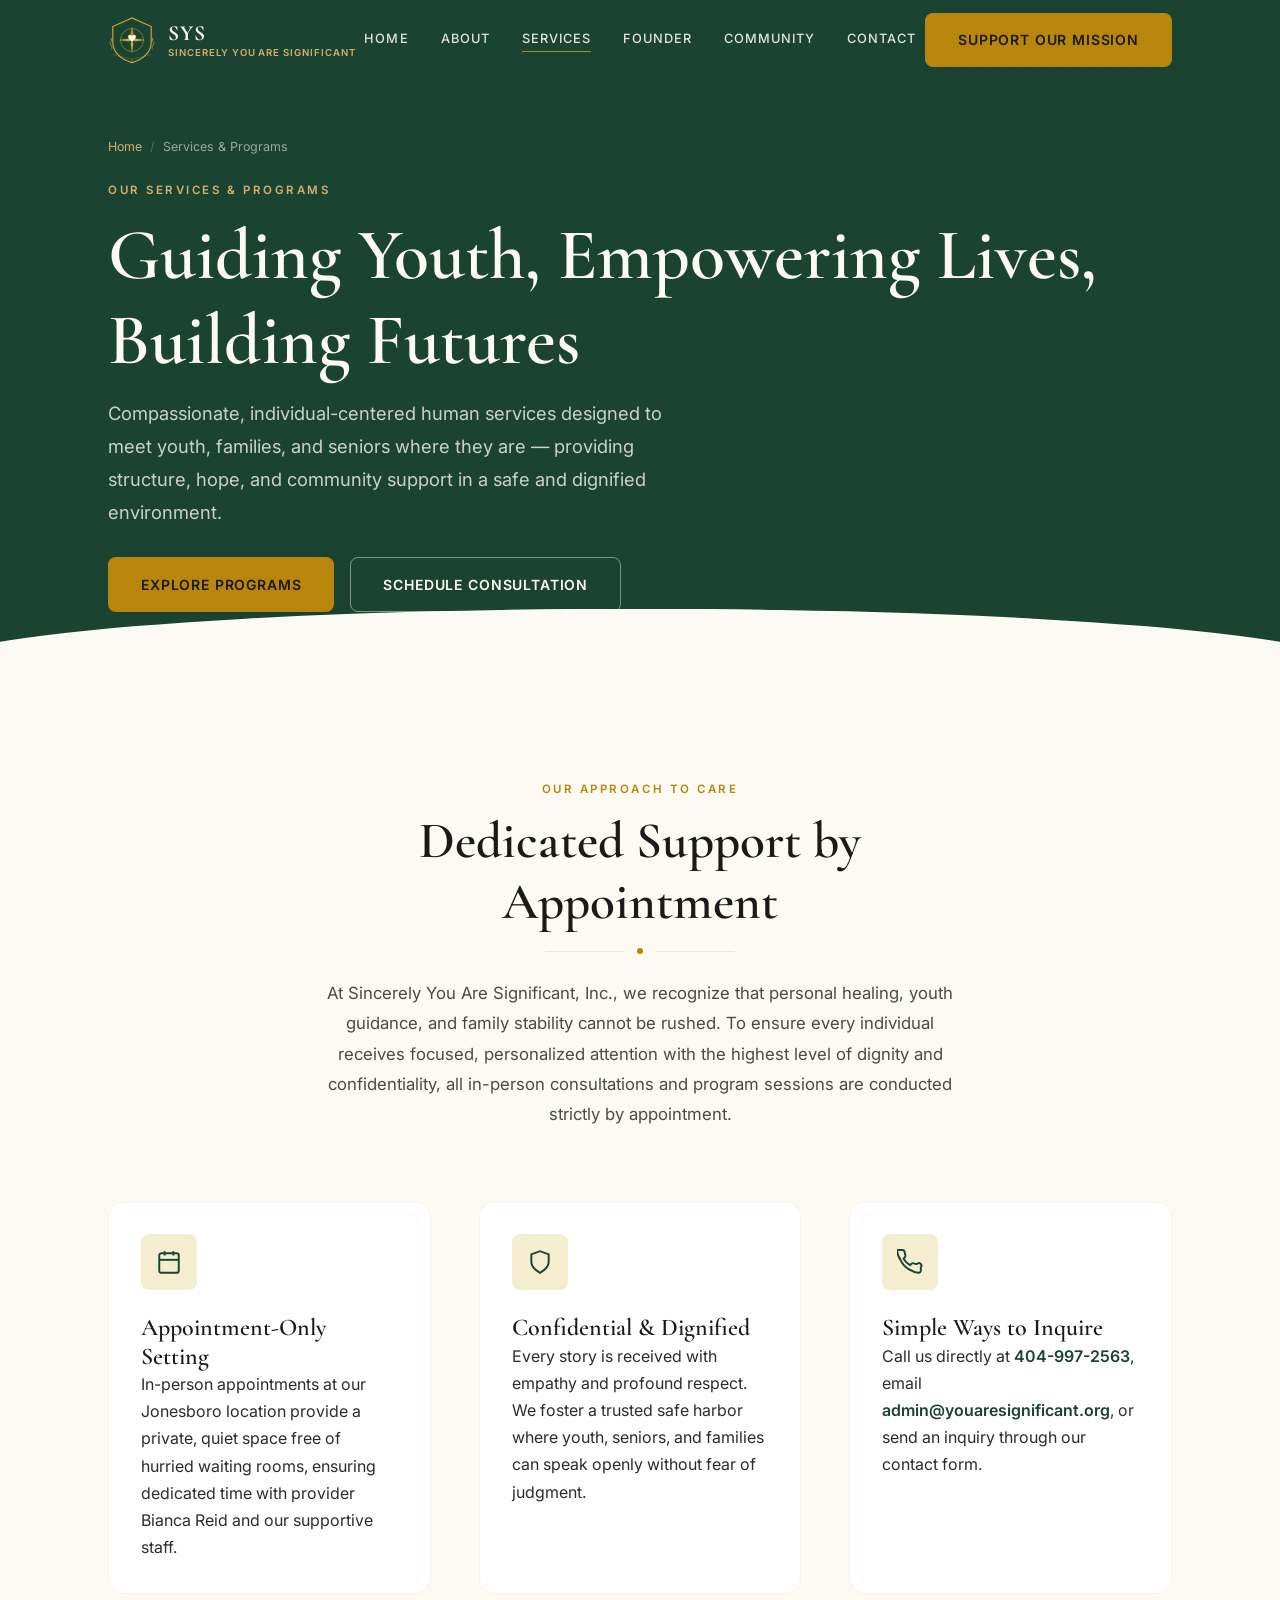
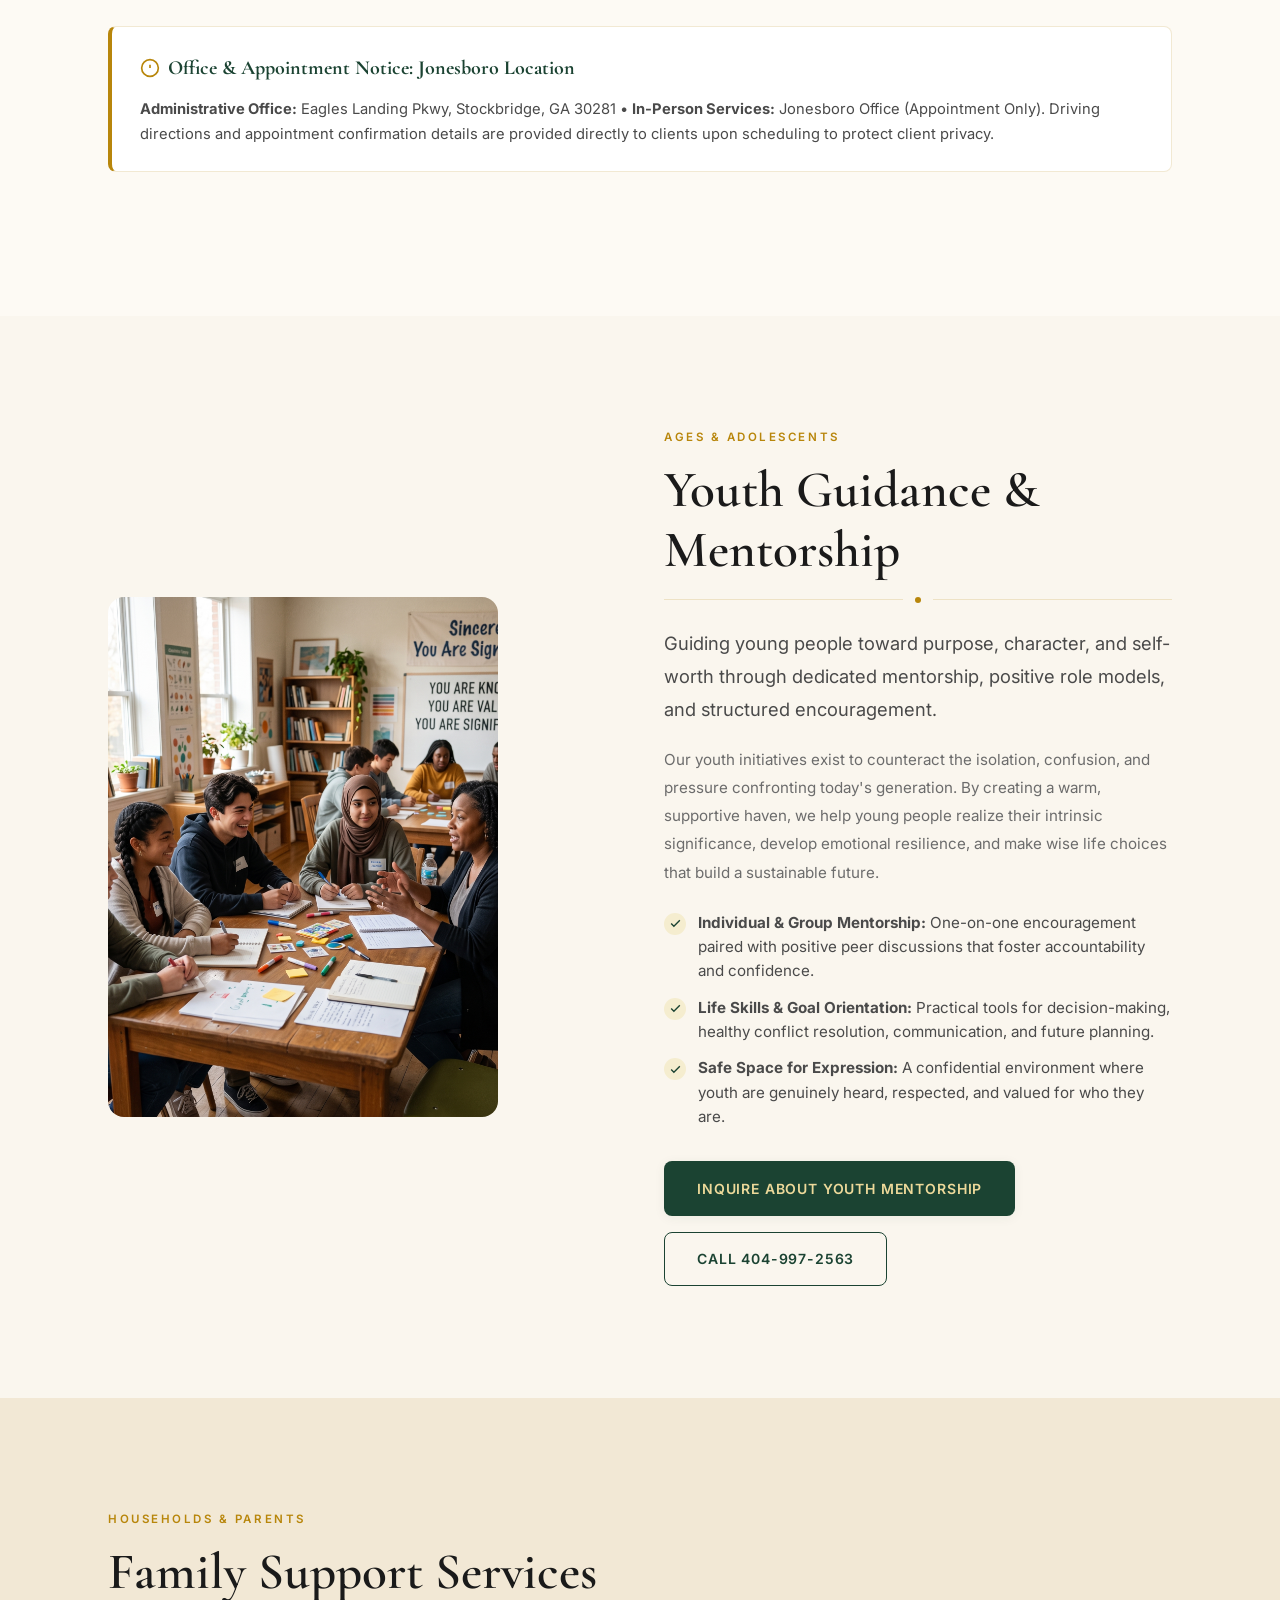
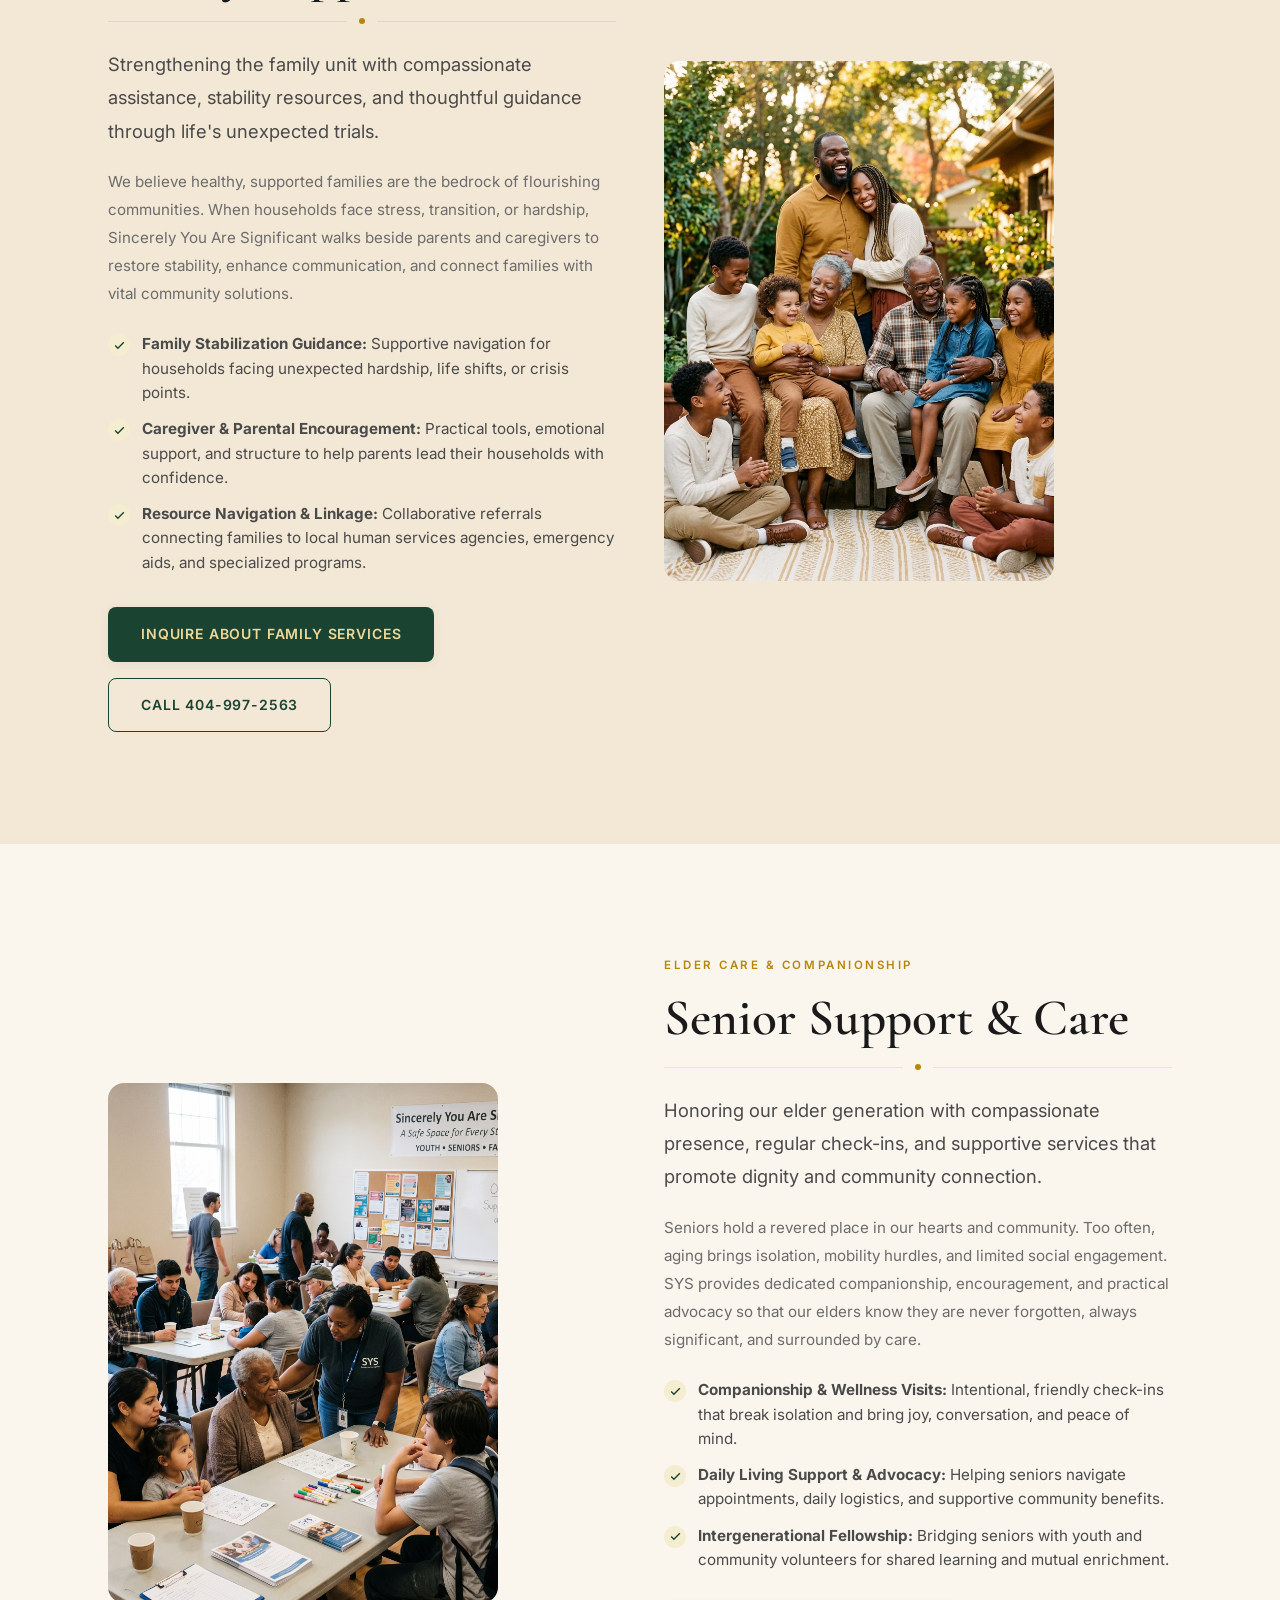
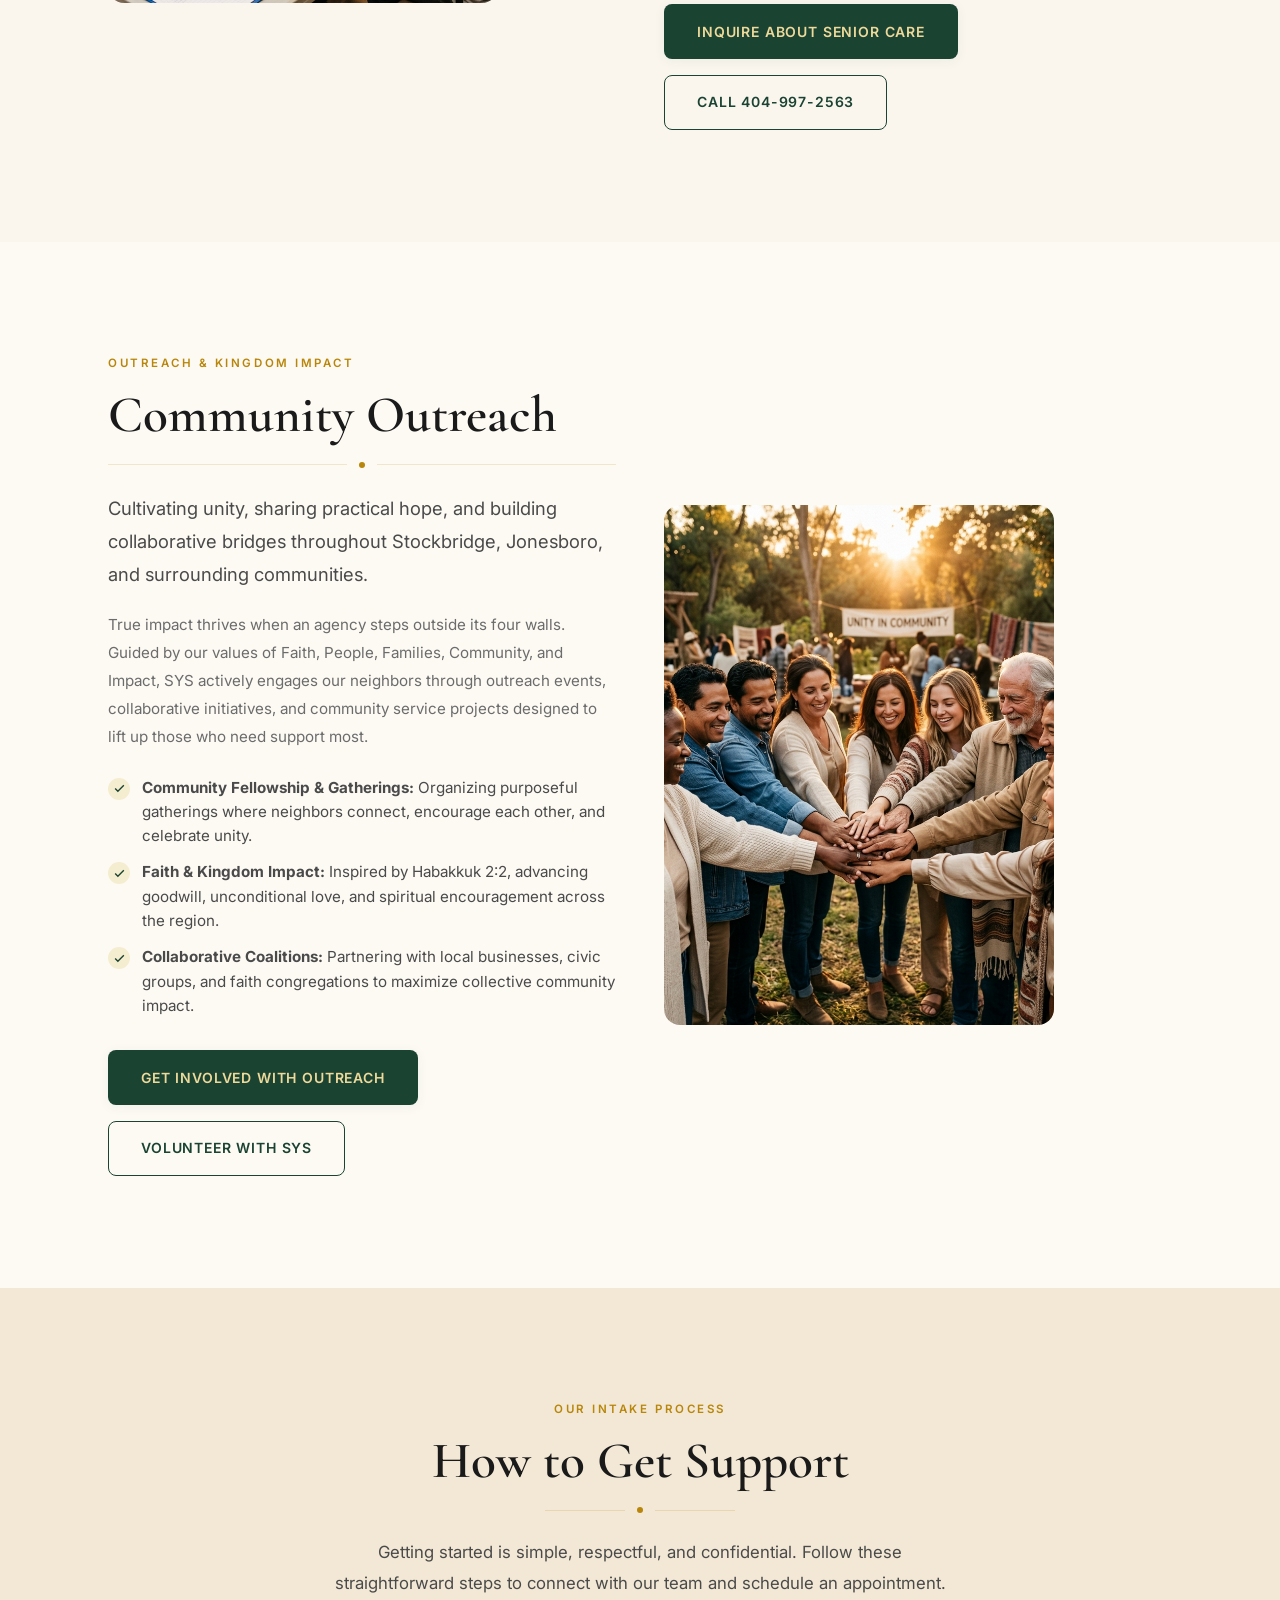
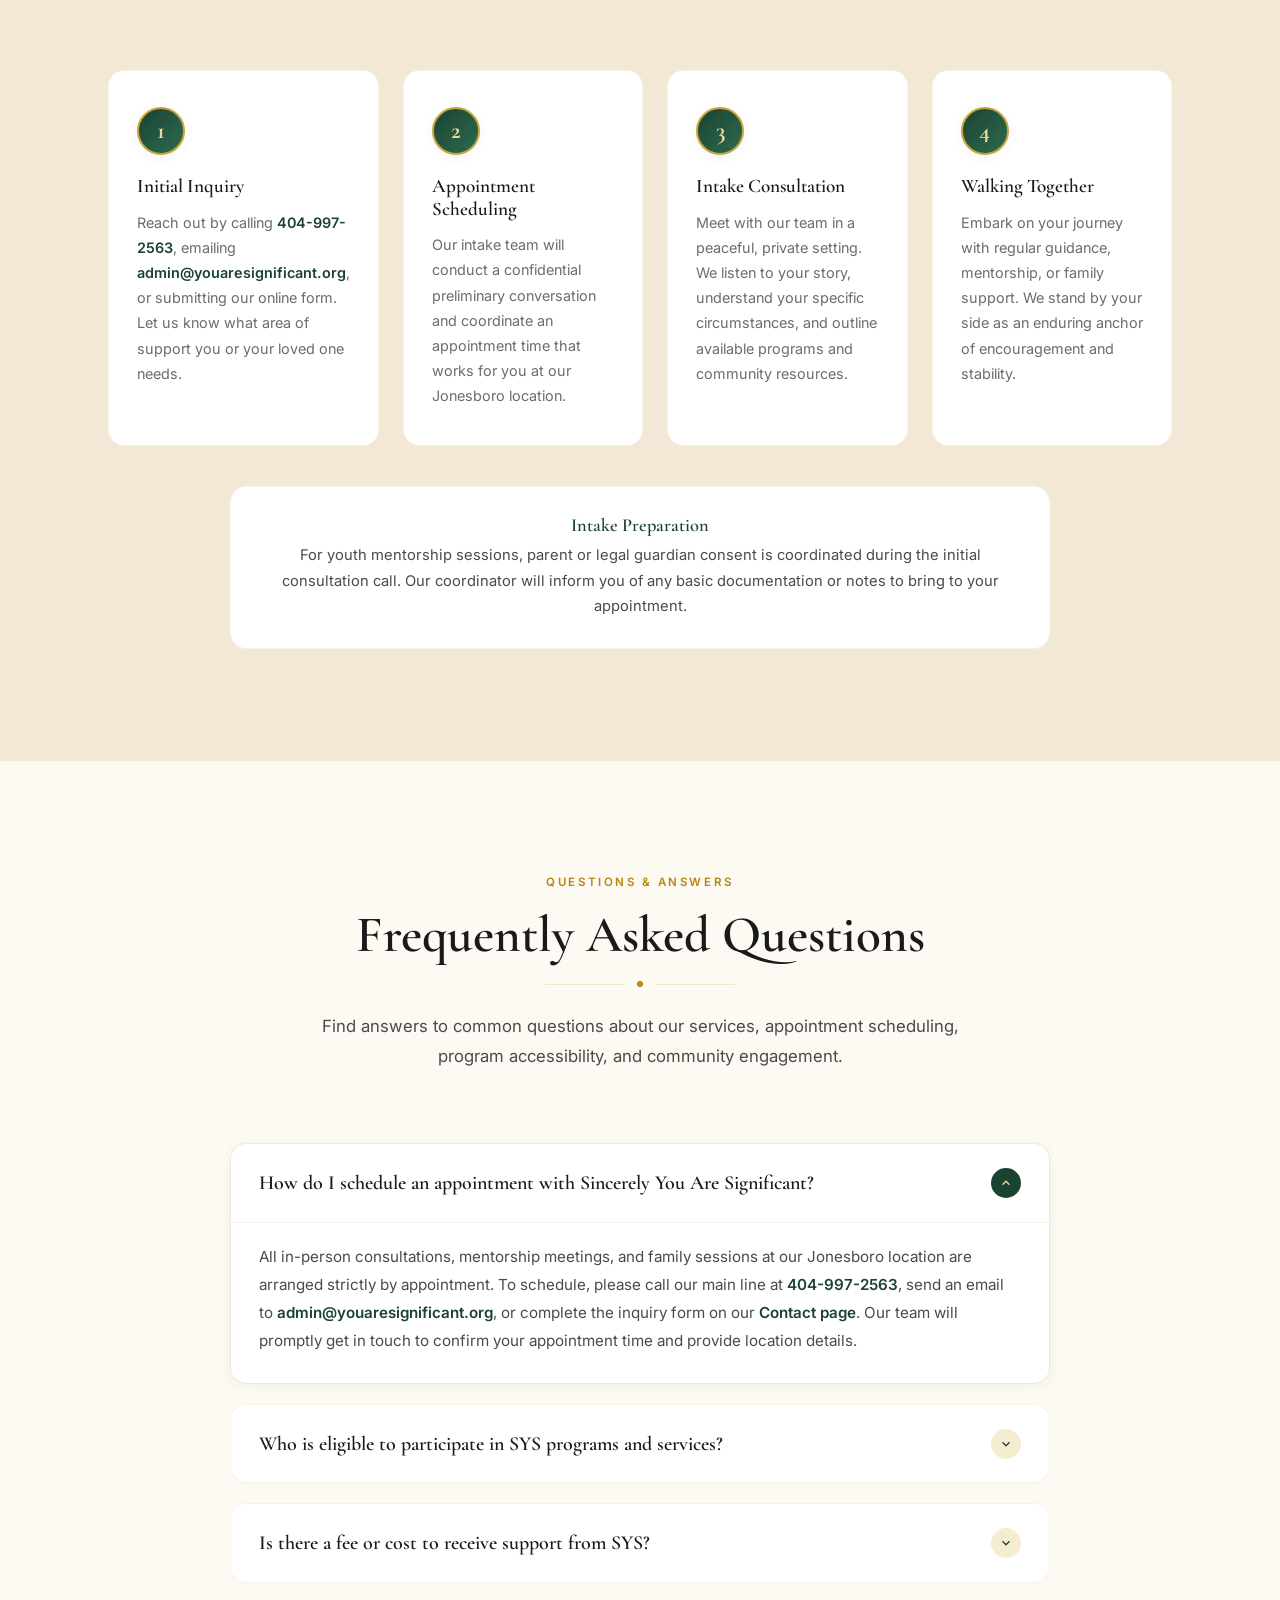
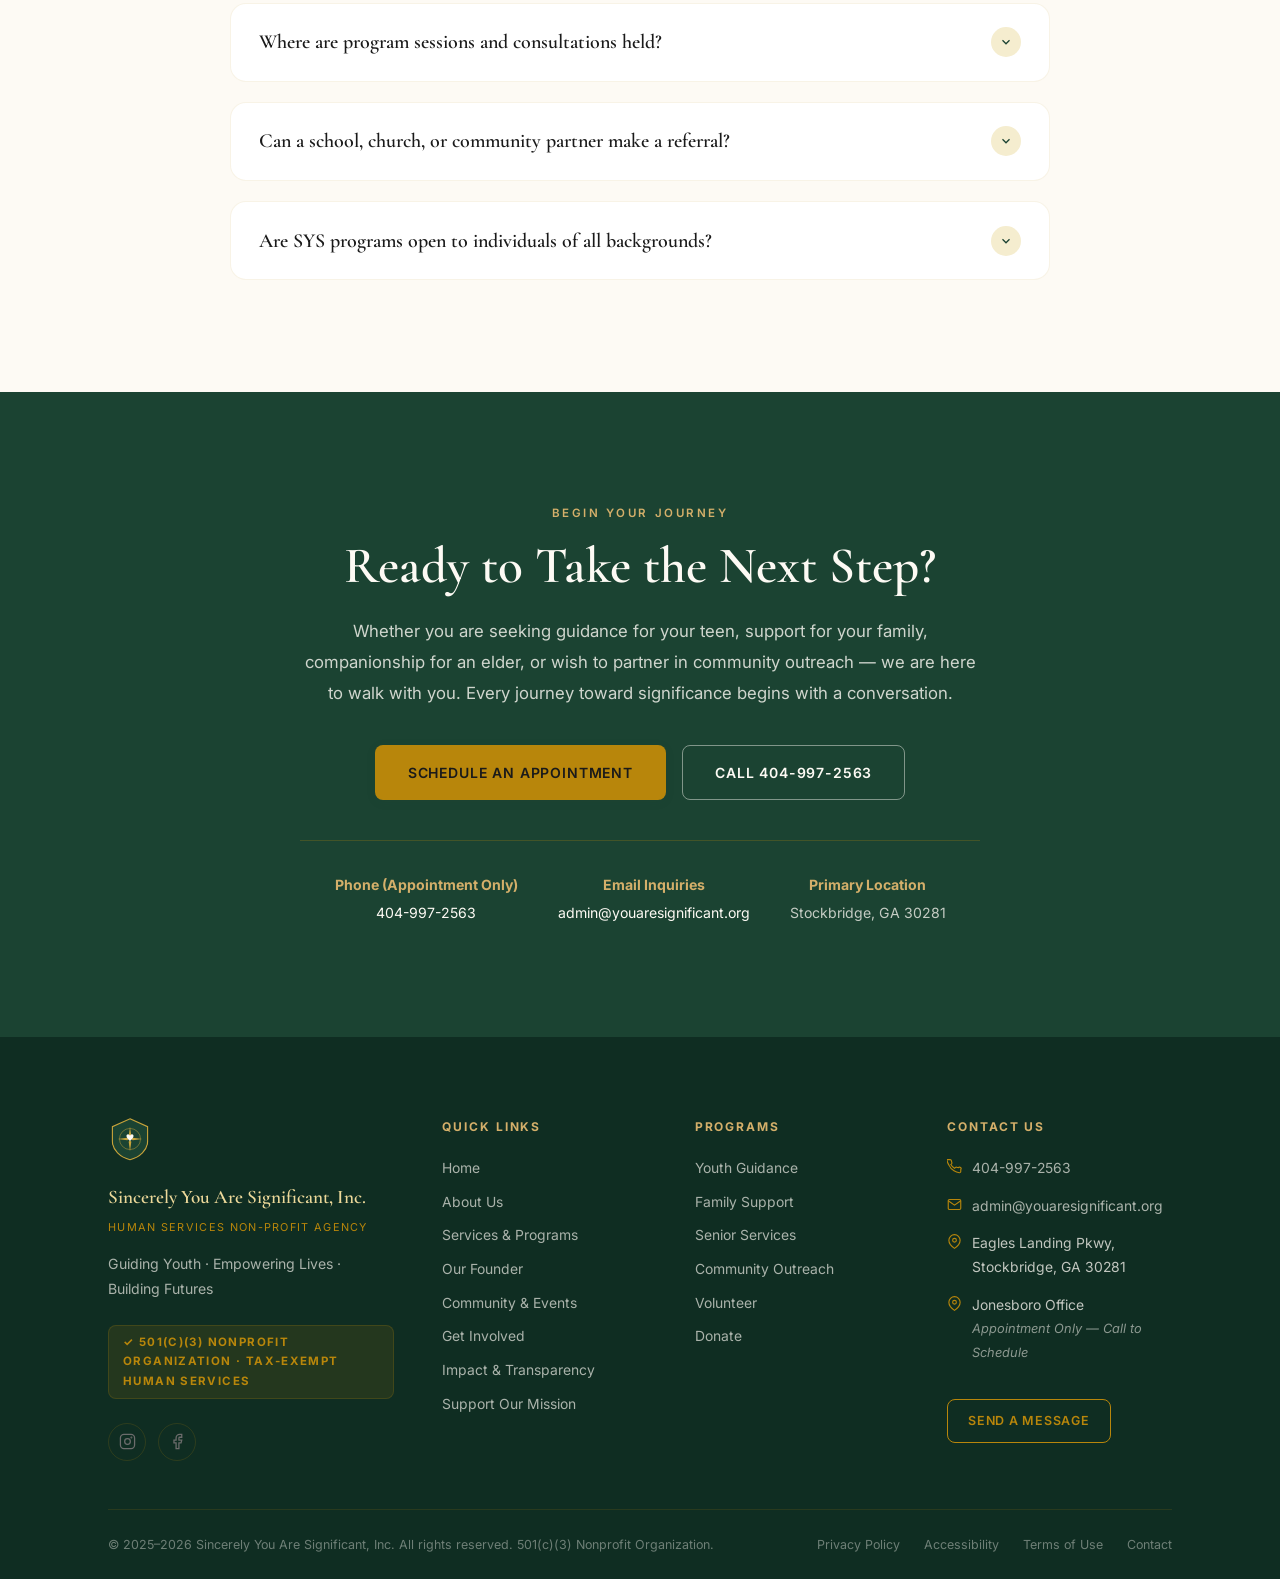
<file: services.html>
<!DOCTYPE html>
<html lang="en">
<head>
  <meta charset="UTF-8" />
  <meta name="viewport" content="width=device-width, initial-scale=1.0" />
  <title>Services &amp; Programs | Sincerely You Are Significant, Inc.</title>
  <meta name="description" content="Explore human services programs by Sincerely You Are Significant, Inc. Youth guidance and mentorship, family support, senior care, and community outreach in Stockbridge and Jonesboro, GA. Services provided by appointment." />
  <meta name="keywords" content="youth mentorship, family support services, senior care, community outreach, human services, nonprofit Stockbridge GA, Jonesboro GA, Sincerely You Are Significant, Bianca Reid" />
  <meta property="og:title" content="Services &amp; Programs | Sincerely You Are Significant, Inc." />
  <meta property="og:description" content="Guiding Youth. Empowering Lives. Building Futures. Discover our human services programs supporting youth, families, seniors, and our community." />
  <meta property="og:type" content="website" />
  <meta property="og:url" content="https://youaresignificant.org/services" />
  <meta name="twitter:card" content="summary_large_image" />
  <link rel="canonical" href="https://youaresignificant.org/services" />
  <link rel="stylesheet" href="css/main.css" />
  <link rel="icon" type="image/svg+xml" href="images/favicon.svg" />
  <script type="application/ld+json">
  {
    "@context": "https://schema.org",
    "@graph": [
      {
        "@type": "NonprofitOrganization",
        "@id": "https://youaresignificant.org/#organization",
        "name": "Sincerely You Are Significant, Inc.",
        "alternateName": "SYS",
        "url": "https://youaresignificant.org",
        "email": "admin@youaresignificant.org",
        "telephone": "404-997-2563",
        "address": {
          "@type": "PostalAddress",
          "streetAddress": "Eagles Landing Pkwy",
          "addressLocality": "Stockbridge",
          "addressRegion": "GA",
          "postalCode": "30281",
          "addressCountry": "US"
        },
        "description": "Human Services Non-Profit Agency — Guiding Youth, Empowering Lives, Building Futures.",
        "founder": {
          "@type": "Person",
          "name": "Bianca Reid"
        },
        "sameAs": [
          "https://www.instagram.com/thesysorg",
          "https://www.facebook.com/profile.php?id=61594629771230"
        ]
      },
      {
        "@type": "WebPage",
        "@id": "https://youaresignificant.org/services#webpage",
        "url": "https://youaresignificant.org/services",
        "name": "Services & Programs | Sincerely You Are Significant, Inc.",
        "isPartOf": { "@id": "https://youaresignificant.org/#organization" },
        "description": "Human services programs for youth, families, seniors, and community outreach in Stockbridge and Jonesboro, GA."
      }
    ]
  }
  </script>
</head>
<body>

<a href="#main-content" class="skip-link">Skip to main content</a>

<!-- ======================== NAVIGATION ======================== -->
<nav class="nav" id="mainNav" data-transparent="true" role="navigation" aria-label="Main navigation">
  <div class="nav__inner">
    <a href="index.html" class="nav__logo" aria-label="Sincerely You Are Significant — Home">
      <svg class="nav__logo-mark" viewBox="0 0 100 100" fill="none" xmlns="http://www.w3.org/2000/svg" aria-hidden="true">
        <!-- Shield shape -->
        <path d="M50 4 L90 22 L90 55 C90 75 72 92 50 97 C28 92 10 75 10 55 L10 22 Z" fill="#1B4332" stroke="#C9A43A" stroke-width="2.5"/>
        <!-- Inner shield ring -->
        <circle cx="50" cy="50" r="24" fill="none" stroke="#C9A43A" stroke-width="1.5" opacity="0.7"/>
        <!-- Compass star -->
        <polygon points="50,22 53,44 50,47 47,44" fill="#C9A43A"/>
        <polygon points="50,78 53,56 50,53 47,56" fill="#C9A43A"/>
        <polygon points="22,50 44,47 47,50 44,53" fill="#C9A43A"/>
        <polygon points="78,50 56,47 53,50 56,53" fill="#C9A43A"/>
        <polygon points="50,22 54,38 50,42 46,38" fill="#B8860B" opacity="0.6"/>
        <!-- Heart center -->
        <path d="M50 54 C50 54 42 48 42 43 C42 40 44.5 38 47 39.5 C48.5 40.5 50 42 50 42 C50 42 51.5 40.5 53 39.5 C55.5 38 58 40 58 43 C58 48 50 54 50 54Z" fill="#FDFAF4"/>
        <!-- Laurel left -->
        <path d="M8 55 Q4 50 6 44 Q10 48 8 55Z" fill="#C9A43A" opacity="0.7"/>
        <path d="M6 63 Q2 58 4 52 Q8 56 6 63Z" fill="#C9A43A" opacity="0.6"/>
        <path d="M8 71 Q5 65 7 59 Q11 63 8 71Z" fill="#C9A43A" opacity="0.5"/>
        <!-- Laurel right -->
        <path d="M92 55 Q96 50 94 44 Q90 48 92 55Z" fill="#C9A43A" opacity="0.7"/>
        <path d="M94 63 Q98 58 96 52 Q92 56 94 63Z" fill="#C9A43A" opacity="0.6"/>
        <path d="M92 71 Q95 65 93 59 Q89 63 92 71Z" fill="#C9A43A" opacity="0.5"/>
        <!-- Stem -->
        <line x1="50" y1="90" x2="50" y2="96" stroke="#C9A43A" stroke-width="1.5" opacity="0.6"/>
        <line x1="8" y1="80" x2="50" y2="90" stroke="#C9A43A" stroke-width="1" opacity="0.5"/>
        <line x1="92" y1="80" x2="50" y2="90" stroke="#C9A43A" stroke-width="1" opacity="0.5"/>
      </svg>
      <div class="nav__logo-text">
        <span class="nav__logo-abbr">SYS</span>
        <span class="nav__logo-full">Sincerely You Are Significant</span>
      </div>
    </a>

    <div class="nav__links" role="menubar">
      <a href="index.html" class="nav__link" role="menuitem">Home</a>
      <a href="about.html" class="nav__link" role="menuitem">About</a>
      <a href="services.html" class="nav__link active" role="menuitem">Services</a>
      <a href="founder.html" class="nav__link" role="menuitem">Founder</a>
      <a href="community.html" class="nav__link" role="menuitem">Community</a>
      <a href="contact.html" class="nav__link" role="menuitem">Contact</a>
    </div>

    <div class="nav__cta">
      <a href="support.html" class="btn btn--gold" id="navDonateBtn">Support Our Mission</a>
      <button class="nav__hamburger" id="hamburger" aria-label="Toggle navigation menu" aria-expanded="false" aria-controls="mobileNav">
        <span></span><span></span><span></span>
      </button>
    </div>
  </div>
</nav>

<!-- Mobile Nav -->
<div class="nav__overlay" id="navOverlay" aria-hidden="true"></div>
<nav class="nav__mobile" id="mobileNav" aria-label="Mobile navigation" aria-hidden="true">
  <a href="index.html" class="nav__mobile-link">Home</a>
  <a href="about.html" class="nav__mobile-link">About Us</a>
  <a href="services.html" class="nav__mobile-link active">Services &amp; Programs</a>
  <a href="founder.html" class="nav__mobile-link">Our Founder</a>
  <a href="community.html" class="nav__mobile-link">Community &amp; Events</a>
  <a href="contact.html" class="nav__mobile-link">Get Support</a>
  <div class="nav__mobile-cta">
    <a href="support.html" class="btn btn--gold" style="width:100%;justify-content:center;">Support Our Mission</a>
    <a href="contact.html" class="btn btn--outline" style="width:100%;justify-content:center;margin-top:0.75rem;">Contact Us</a>
  </div>
  <div style="margin-top:2rem;padding-top:1.5rem;border-top:1px solid rgba(184,134,11,0.15);">
    <p style="font-size:0.75rem;color:var(--text-lighter);margin-bottom:0.5rem;">Connect With Us</p>
    <div class="social-links">
      <a href="https://www.instagram.com/thesysorg" target="_blank" rel="noopener" class="social-link" aria-label="Instagram">
        <svg viewBox="0 0 24 24" fill="none" stroke="currentColor" stroke-width="1.8"><rect x="2" y="2" width="20" height="20" rx="5" ry="5"/><circle cx="12" cy="12" r="4"/><circle cx="17.5" cy="6.5" r="0.5" fill="currentColor"/></svg>
      </a>
      <a href="https://www.facebook.com/profile.php?id=61594629771230" target="_blank" rel="noopener" class="social-link" aria-label="Facebook">
        <svg viewBox="0 0 24 24" fill="none" stroke="currentColor" stroke-width="1.8"><path d="M18 2h-3a5 5 0 00-5 5v3H7v4h3v8h4v-8h3l1-4h-4V7a1 1 0 011-1h3z"/></svg>
      </a>
    </div>
  </div>
</nav>

<main id="mainContent">

  <!-- ======================== PAGE HERO ======================== -->
  <section class="page-hero" aria-labelledby="pageHeroHeading">
    <div class="container">
      <nav class="breadcrumb" aria-label="Breadcrumb">
        <a href="index.html">Home</a>
        <span class="breadcrumb__sep">/</span>
        <span aria-current="page">Services &amp; Programs</span>
      </nav>

      <span class="eyebrow">Our Services &amp; Programs</span>
      <h1 id="pageHeroHeading">Guiding Youth, Empowering Lives, Building Futures</h1>
      <p class="lead">
        Compassionate, individual-centered human services designed to meet youth, families, and seniors where they are — providing structure, hope, and community support in a safe and dignified environment.
      </p>

      <div class="btn-group" style="margin-top: 1.75rem;">
        <a href="#servicesIntro" class="btn btn--gold">Explore Programs</a>
        <a href="contact.html" class="btn btn--outline-light">Schedule Consultation</a>
      </div>
    </div>
  </section>

  <!-- ======================== INTRO & APPOINTMENT GUIDELINES ======================== -->
  <section class="section bg-cream" id="servicesIntro" aria-labelledby="introHeading">
    <div class="container">
      <div class="section-header centered fade-up">
        <span class="eyebrow">Our Approach to Care</span>
        <h2 id="introHeading">Dedicated Support by Appointment</h2>
        <div class="divider centered">
          <div class="divider__line"></div>
          <div class="divider__dot"></div>
          <div class="divider__line"></div>
        </div>
        <p>
          At Sincerely You Are Significant, Inc., we recognize that personal healing, youth guidance, and family stability cannot be rushed. To ensure every individual receives focused, personalized attention with the highest level of dignity and confidentiality, all in-person consultations and program sessions are conducted strictly by appointment.
        </p>
      </div>

      <div class="grid-3 stagger" role="list">
        <!-- Feature 1 -->
        <div class="card" role="listitem">
          <div class="value-card__icon" aria-hidden="true">
            <svg viewBox="0 0 24 24" fill="none" stroke="currentColor" stroke-width="1.8"><rect x="3" y="4" width="18" height="18" rx="2" ry="2"/><line x1="16" y1="2" x2="16" y2="6"/><line x1="8" y1="2" x2="8" y2="6"/><line x1="3" y1="10" x2="21" y2="10"/></svg>
          </div>
          <h4>Appointment-Only Setting</h4>
          <p>
            In-person appointments at our Jonesboro location provide a private, quiet space free of hurried waiting rooms, ensuring dedicated time with provider Bianca Reid and our supportive staff.
          </p>
        </div>

        <!-- Feature 2 -->
        <div class="card" role="listitem">
          <div class="value-card__icon" aria-hidden="true">
            <svg viewBox="0 0 24 24" fill="none" stroke="currentColor" stroke-width="1.8"><path d="M12 22s8-4 8-10V5l-8-3-8 3v7c0 6 8 10 8 10z"/></svg>
          </div>
          <h4>Confidential &amp; Dignified</h4>
          <p>
            Every story is received with empathy and profound respect. We foster a trusted safe harbor where youth, seniors, and families can speak openly without fear of judgment.
          </p>
        </div>

        <!-- Feature 3 -->
        <div class="card" role="listitem">
          <div class="value-card__icon" aria-hidden="true">
            <svg viewBox="0 0 24 24" fill="none" stroke="currentColor" stroke-width="1.8"><path d="M22 16.92v3a2 2 0 01-2.18 2 19.79 19.79 0 01-8.63-3.07A19.5 19.5 0 013.07 9.81a19.79 19.79 0 01-3.07-8.64A2 2 0 012 1h3a2 2 0 012 1.72c.127.96.361 1.903.7 2.81a2 2 0 01-.45 2.11L6.09 8.91a16 16 0 006 6l1.27-1.27a2 2 0 012.11-.45c.907.339 1.85.573 2.81.7A2 2 0 0122 16.92z"/></svg>
          </div>
          <h4>Simple Ways to Inquire</h4>
          <p>
            Call us directly at <a href="tel:4049972563" style="color:var(--forest);font-weight:600;">404-997-2563</a>, email <a href="mailto:admin@youaresignificant.org" style="color:var(--forest);font-weight:600;">admin@youaresignificant.org</a>, or send an inquiry through our contact form.
          </p>
        </div>
      </div>

      <!-- Appointment Callout Notice -->
      <div class="appointment-callout fade-up">
        <div class="appointment-callout__title">
          <svg viewBox="0 0 24 24" fill="none" stroke="currentColor" stroke-width="2" aria-hidden="true"><circle cx="12" cy="12" r="10"/><line x1="12" y1="8" x2="12" y2="12"/><line x1="12" y1="16" x2="12.01" y2="16"/></svg>
          Office &amp; Appointment Notice: Jonesboro Location
        </div>
        <p>
          <strong>Administrative Office:</strong> Eagles Landing Pkwy, Stockbridge, GA 30281 &bull;
          <strong>In-Person Services:</strong> Jonesboro Office (Appointment Only). Driving directions and appointment confirmation details are provided directly to clients upon scheduling to protect client privacy.
        </p>
      </div>
    </div>
  </section>

  <!-- ======================== CATEGORY 1: YOUTH GUIDANCE ======================== -->
  <section class="section bg-ivory service-anchor" id="youth" aria-labelledby="youthHeading">
    <div class="container">
      <div class="grid-2">
        <!-- Column 1: Image -->
        <div class="fade-in">
          <div class="img-frame img-frame--portrait" style="max-height: 520px;">
            <img src="images/youth_mentorship.png" alt="Young people gathered in a constructive mentorship group session" loading="lazy" />
          </div>
        </div>

        <!-- Column 2: Content -->
        <div class="fade-up">
          <span class="eyebrow">Ages &amp; Adolescents</span>
          <h2 id="youthHeading">Youth Guidance &amp; Mentorship</h2>
          <div class="divider">
            <div class="divider__line"></div>
            <div class="divider__dot"></div>
            <div class="divider__line"></div>
          </div>
          <p class="lead" style="margin-bottom:1.25rem;">
            Guiding young people toward purpose, character, and self-worth through dedicated mentorship, positive role models, and structured encouragement.
          </p>
          <p style="color:var(--text-light);font-size:0.95rem;line-height:1.85;margin-bottom:1.5rem;">
            Our youth initiatives exist to counteract the isolation, confusion, and pressure confronting today's generation. By creating a warm, supportive haven, we help young people realize their intrinsic significance, develop emotional resilience, and make wise life choices that build a sustainable future.
          </p>

          <div class="feature-checklist">
            <div class="feature-checklist__item">
              <div class="feature-checklist__icon" aria-hidden="true">
                <svg viewBox="0 0 24 24" fill="none" stroke="currentColor"><polyline points="20 6 9 17 4 12"/></svg>
              </div>
              <div><strong>Individual &amp; Group Mentorship:</strong> One-on-one encouragement paired with positive peer discussions that foster accountability and confidence.</div>
            </div>
            <div class="feature-checklist__item">
              <div class="feature-checklist__icon" aria-hidden="true">
                <svg viewBox="0 0 24 24" fill="none" stroke="currentColor"><polyline points="20 6 9 17 4 12"/></svg>
              </div>
              <div><strong>Life Skills &amp; Goal Orientation:</strong> Practical tools for decision-making, healthy conflict resolution, communication, and future planning.</div>
            </div>
            <div class="feature-checklist__item">
              <div class="feature-checklist__icon" aria-hidden="true">
                <svg viewBox="0 0 24 24" fill="none" stroke="currentColor"><polyline points="20 6 9 17 4 12"/></svg>
              </div>
              <div><strong>Safe Space for Expression:</strong> A confidential environment where youth are genuinely heard, respected, and valued for who they are.</div>
            </div>
          </div>

          <div class="btn-group" style="margin-top: 2rem;">
            <a href="contact.html" class="btn btn--primary" id="inquireYouthBtn">Inquire About Youth Mentorship</a>
            <a href="tel:4049972563" class="btn btn--outline" id="callYouthBtn">Call 404-997-2563</a>
          </div>
        </div>
      </div>
    </div>
  </section>

  <!-- ======================== CATEGORY 2: FAMILY SUPPORT ======================== -->
  <section class="section bg-beige service-anchor" id="families" aria-labelledby="familyHeading">
    <div class="container">
      <div class="grid-2">
        <!-- Column 1: Content (Alternating) -->
        <div class="fade-up">
          <span class="eyebrow">Households &amp; Parents</span>
          <h2 id="familyHeading">Family Support Services</h2>
          <div class="divider">
            <div class="divider__line"></div>
            <div class="divider__dot"></div>
            <div class="divider__line"></div>
          </div>
          <p class="lead" style="margin-bottom:1.25rem;">
            Strengthening the family unit with compassionate assistance, stability resources, and thoughtful guidance through life's unexpected trials.
          </p>
          <p style="color:var(--text-light);font-size:0.95rem;line-height:1.85;margin-bottom:1.5rem;">
            We believe healthy, supported families are the bedrock of flourishing communities. When households face stress, transition, or hardship, Sincerely You Are Significant walks beside parents and caregivers to restore stability, enhance communication, and connect families with vital community solutions.
          </p>

          <div class="feature-checklist">
            <div class="feature-checklist__item">
              <div class="feature-checklist__icon" aria-hidden="true">
                <svg viewBox="0 0 24 24" fill="none" stroke="currentColor"><polyline points="20 6 9 17 4 12"/></svg>
              </div>
              <div><strong>Family Stabilization Guidance:</strong> Supportive navigation for households facing unexpected hardship, life shifts, or crisis points.</div>
            </div>
            <div class="feature-checklist__item">
              <div class="feature-checklist__icon" aria-hidden="true">
                <svg viewBox="0 0 24 24" fill="none" stroke="currentColor"><polyline points="20 6 9 17 4 12"/></svg>
              </div>
              <div><strong>Caregiver &amp; Parental Encouragement:</strong> Practical tools, emotional support, and structure to help parents lead their households with confidence.</div>
            </div>
            <div class="feature-checklist__item">
              <div class="feature-checklist__icon" aria-hidden="true">
                <svg viewBox="0 0 24 24" fill="none" stroke="currentColor"><polyline points="20 6 9 17 4 12"/></svg>
              </div>
              <div><strong>Resource Navigation &amp; Linkage:</strong> Collaborative referrals connecting families to local human services agencies, emergency aids, and specialized programs.</div>
            </div>
          </div>

          <div class="btn-group" style="margin-top: 2rem;">
            <a href="contact.html" class="btn btn--primary" id="inquireFamilyBtn">Inquire About Family Services</a>
            <a href="tel:4049972563" class="btn btn--outline" id="callFamilyBtn">Call 404-997-2563</a>
          </div>
        </div>

        <!-- Column 2: Image -->
        <div class="fade-in">
          <div class="img-frame img-frame--portrait" style="max-height: 520px;">
            <img src="images/family_support.png" alt="A multi-generational family smiling warmly together in their living space" loading="lazy" />
          </div>
        </div>
      </div>
    </div>
  </section>

  <!-- ======================== CATEGORY 3: SENIOR SUPPORT ======================== -->
  <section class="section bg-ivory service-anchor" id="seniors" aria-labelledby="seniorHeading">
    <div class="container">
      <div class="grid-2">
        <!-- Column 1: Image -->
        <div class="fade-in">
          <div class="img-frame img-frame--portrait" style="max-height: 520px;">
            <img src="images/mission_support.png" alt="A compassionate SYS caregiver supporting an elderly community member with warmth and care" loading="lazy" />
          </div>
        </div>

        <!-- Column 2: Content -->
        <div class="fade-up">
          <span class="eyebrow">Elder Care &amp; Companionship</span>
          <h2 id="seniorHeading">Senior Support &amp; Care</h2>
          <div class="divider">
            <div class="divider__line"></div>
            <div class="divider__dot"></div>
            <div class="divider__line"></div>
          </div>
          <p class="lead" style="margin-bottom:1.25rem;">
            Honoring our elder generation with compassionate presence, regular check-ins, and supportive services that promote dignity and community connection.
          </p>
          <p style="color:var(--text-light);font-size:0.95rem;line-height:1.85;margin-bottom:1.5rem;">
            Seniors hold a revered place in our hearts and community. Too often, aging brings isolation, mobility hurdles, and limited social engagement. SYS provides dedicated companionship, encouragement, and practical advocacy so that our elders know they are never forgotten, always significant, and surrounded by care.
          </p>

          <div class="feature-checklist">
            <div class="feature-checklist__item">
              <div class="feature-checklist__icon" aria-hidden="true">
                <svg viewBox="0 0 24 24" fill="none" stroke="currentColor"><polyline points="20 6 9 17 4 12"/></svg>
              </div>
              <div><strong>Companionship &amp; Wellness Visits:</strong> Intentional, friendly check-ins that break isolation and bring joy, conversation, and peace of mind.</div>
            </div>
            <div class="feature-checklist__item">
              <div class="feature-checklist__icon" aria-hidden="true">
                <svg viewBox="0 0 24 24" fill="none" stroke="currentColor"><polyline points="20 6 9 17 4 12"/></svg>
              </div>
              <div><strong>Daily Living Support &amp; Advocacy:</strong> Helping seniors navigate appointments, daily logistics, and supportive community benefits.</div>
            </div>
            <div class="feature-checklist__item">
              <div class="feature-checklist__icon" aria-hidden="true">
                <svg viewBox="0 0 24 24" fill="none" stroke="currentColor"><polyline points="20 6 9 17 4 12"/></svg>
              </div>
              <div><strong>Intergenerational Fellowship:</strong> Bridging seniors with youth and community volunteers for shared learning and mutual enrichment.</div>
            </div>
          </div>

          <div class="btn-group" style="margin-top: 2rem;">
            <a href="contact.html" class="btn btn--primary" id="inquireSeniorBtn">Inquire About Senior Care</a>
            <a href="tel:4049972563" class="btn btn--outline" id="callSeniorBtn">Call 404-997-2563</a>
          </div>
        </div>
      </div>
    </div>
  </section>

  <!-- ======================== CATEGORY 4: COMMUNITY OUTREACH ======================== -->
  <section class="section bg-cream service-anchor" id="community" aria-labelledby="communityHeading">
    <div class="container">
      <div class="grid-2">
        <!-- Column 1: Content (Alternating) -->
        <div class="fade-up">
          <span class="eyebrow">Outreach &amp; Kingdom Impact</span>
          <h2 id="communityHeading">Community Outreach</h2>
          <div class="divider">
            <div class="divider__line"></div>
            <div class="divider__dot"></div>
            <div class="divider__line"></div>
          </div>
          <p class="lead" style="margin-bottom:1.25rem;">
            Cultivating unity, sharing practical hope, and building collaborative bridges throughout Stockbridge, Jonesboro, and surrounding communities.
          </p>
          <p style="color:var(--text-light);font-size:0.95rem;line-height:1.85;margin-bottom:1.5rem;">
            True impact thrives when an agency steps outside its four walls. Guided by our values of Faith, People, Families, Community, and Impact, SYS actively engages our neighbors through outreach events, collaborative initiatives, and community service projects designed to lift up those who need support most.
          </p>

          <div class="feature-checklist">
            <div class="feature-checklist__item">
              <div class="feature-checklist__icon" aria-hidden="true">
                <svg viewBox="0 0 24 24" fill="none" stroke="currentColor"><polyline points="20 6 9 17 4 12"/></svg>
              </div>
              <div><strong>Community Fellowship &amp; Gatherings:</strong> Organizing purposeful gatherings where neighbors connect, encourage each other, and celebrate unity.</div>
            </div>
            <div class="feature-checklist__item">
              <div class="feature-checklist__icon" aria-hidden="true">
                <svg viewBox="0 0 24 24" fill="none" stroke="currentColor"><polyline points="20 6 9 17 4 12"/></svg>
              </div>
              <div><strong>Faith &amp; Kingdom Impact:</strong> Inspired by Habakkuk 2:2, advancing goodwill, unconditional love, and spiritual encouragement across the region.</div>
            </div>
            <div class="feature-checklist__item">
              <div class="feature-checklist__icon" aria-hidden="true">
                <svg viewBox="0 0 24 24" fill="none" stroke="currentColor"><polyline points="20 6 9 17 4 12"/></svg>
              </div>
              <div><strong>Collaborative Coalitions:</strong> Partnering with local businesses, civic groups, and faith congregations to maximize collective community impact.</div>
            </div>
          </div>

          <div class="btn-group" style="margin-top: 2rem;">
            <a href="contact.html" class="btn btn--primary" id="inquireCommunityBtn">Get Involved With Outreach</a>
            <a href="volunteer.html" class="btn btn--outline" id="volunteerCommunityBtn">Volunteer With SYS</a>
          </div>
        </div>

        <!-- Column 2: Image -->
        <div class="fade-in">
          <div class="img-frame img-frame--portrait" style="max-height: 520px;">
            <img src="images/hero_community_hands.png" alt="Diverse community members uniting hands in solidarity, compassion, and shared purpose" loading="lazy" />
          </div>
        </div>
      </div>
    </div>
  </section>

  <!-- ======================== HOW TO GET SUPPORT: STEPS ======================== -->
  <section class="section bg-beige" aria-labelledby="stepsHeading">
    <div class="container">
      <div class="section-header centered fade-up">
        <span class="eyebrow">Our Intake Process</span>
        <h2 id="stepsHeading">How to Get Support</h2>
        <div class="divider centered">
          <div class="divider__line"></div>
          <div class="divider__dot"></div>
          <div class="divider__line"></div>
        </div>
        <p>
          Getting started is simple, respectful, and confidential. Follow these straightforward steps to connect with our team and schedule an appointment.
        </p>
      </div>

      <div class="steps-grid stagger" role="list">
        <!-- Step 1 -->
        <div class="step-card" role="listitem">
          <div class="step-card__number" aria-hidden="true">1</div>
          <h4>Initial Inquiry</h4>
          <p>
            Reach out by calling <a href="tel:4049972563" style="color:var(--forest);font-weight:600;">404-997-2563</a>, emailing <a href="mailto:admin@youaresignificant.org" style="color:var(--forest);font-weight:600;">admin@youaresignificant.org</a>, or submitting our online form. Let us know what area of support you or your loved one needs.
          </p>
        </div>

        <!-- Step 2 -->
        <div class="step-card" role="listitem">
          <div class="step-card__number" aria-hidden="true">2</div>
          <h4>Appointment Scheduling</h4>
          <p>
            Our intake team will conduct a confidential preliminary conversation and coordinate an appointment time that works for you at our Jonesboro location.
          </p>
        </div>

        <!-- Step 3 -->
        <div class="step-card" role="listitem">
          <div class="step-card__number" aria-hidden="true">3</div>
          <h4>Intake Consultation</h4>
          <p>
            Meet with our team in a peaceful, private setting. We listen to your story, understand your specific circumstances, and outline available programs and community resources.
          </p>
        </div>

        <!-- Step 4 -->
        <div class="step-card" role="listitem">
          <div class="step-card__number" aria-hidden="true">4</div>
          <h4>Walking Together</h4>
          <p>
            Embark on your journey with regular guidance, mentorship, or family support. We stand by your side as an enduring anchor of encouragement and stability.
          </p>
        </div>
      </div>

      <!-- Intake Preparation Assurance Box -->
      <div class="fade-up" style="max-width:820px;margin:2.5rem auto 0;background:var(--warm-white);border:1px solid var(--border-light);border-radius:var(--radius-lg);padding:1.75rem 2rem;text-align:center;">
        <h4 style="font-size:1.15rem;color:var(--forest);margin-bottom:0.4rem;">Intake Preparation</h4>
        <p style="margin:0;font-size:0.92rem;color:var(--text-mid);line-height:1.75;">
          For youth mentorship sessions, parent or legal guardian consent is coordinated during the initial consultation call. Our coordinator will inform you of any basic documentation or notes to bring to your appointment.
        </p>
      </div>
    </div>
  </section>

  <!-- ======================== FREQUENTLY ASKED QUESTIONS ======================== -->
  <section class="section bg-cream" aria-labelledby="faqHeading">
    <div class="container">
      <div class="section-header centered fade-up">
        <span class="eyebrow">Questions &amp; Answers</span>
        <h2 id="faqHeading">Frequently Asked Questions</h2>
        <div class="divider centered">
          <div class="divider__line"></div>
          <div class="divider__dot"></div>
          <div class="divider__line"></div>
        </div>
        <p>
          Find answers to common questions about our services, appointment scheduling, program accessibility, and community engagement.
        </p>
      </div>

      <div class="faq-list fade-up">
        <!-- FAQ 1 -->
        <details class="faq-item" open>
          <summary class="faq-summary">
            <span>How do I schedule an appointment with Sincerely You Are Significant?</span>
            <div class="faq-icon" aria-hidden="true">
              <svg viewBox="0 0 24 24" fill="none" stroke="currentColor"><polyline points="6 9 12 15 18 9"/></svg>
            </div>
          </summary>
          <div class="faq-content">
            <p>
              All in-person consultations, mentorship meetings, and family sessions at our Jonesboro location are arranged strictly by appointment. To schedule, please call our main line at <a href="tel:4049972563" style="color:var(--forest);font-weight:600;">404-997-2563</a>, send an email to <a href="mailto:admin@youaresignificant.org" style="color:var(--forest);font-weight:600;">admin@youaresignificant.org</a>, or complete the inquiry form on our <a href="contact.html" style="color:var(--forest);font-weight:600;">Contact page</a>. Our team will promptly get in touch to confirm your appointment time and provide location details.
            </p>
          </div>
        </details>

        <!-- FAQ 2 -->
        <details class="faq-item">
          <summary class="faq-summary">
            <span>Who is eligible to participate in SYS programs and services?</span>
            <div class="faq-icon" aria-hidden="true">
              <svg viewBox="0 0 24 24" fill="none" stroke="currentColor"><polyline points="6 9 12 15 18 9"/></svg>
            </div>
          </summary>
          <div class="faq-content">
            <p>
              We welcome youth, teenagers, seniors, families, and individuals throughout Stockbridge, Jonesboro, Henry County, Clayton County, and neighboring South Metro Atlanta communities who are seeking structure, mentorship, and positive community connection.
            </p>
          </div>
        </details>

        <!-- FAQ 3 -->
        <details class="faq-item">
          <summary class="faq-summary">
            <span>Is there a fee or cost to receive support from SYS?</span>
            <div class="faq-icon" aria-hidden="true">
              <svg viewBox="0 0 24 24" fill="none" stroke="currentColor"><polyline points="6 9 12 15 18 9"/></svg>
            </div>
          </summary>
          <div class="faq-content">
            <p>
              Sincerely You Are Significant, Inc. is an official 501(c)(3) nonprofit human services agency committed to keeping essential support, stability, and care accessible to those in need. Please speak directly with our team at 404-997-2563 or admin@youaresignificant.org to discuss program availability and any specific workshop options.
            </p>
          </div>
        </details>

        <!-- FAQ 4 -->
        <details class="faq-item">
          <summary class="faq-summary">
            <span>Where are program sessions and consultations held?</span>
            <div class="faq-icon" aria-hidden="true">
              <svg viewBox="0 0 24 24" fill="none" stroke="currentColor"><polyline points="6 9 12 15 18 9"/></svg>
            </div>
          </summary>
          <div class="faq-content">
            <p>
              Our administrative office is located along Eagles Landing Pkwy in Stockbridge, GA 30281. In-person client appointments, consultations, and group sessions take place at our Jonesboro location by appointment only. Exact address details and driving instructions are provided upon scheduling to safeguard client privacy. Phone and virtual consultations may also be coordinated upon request.
            </p>
          </div>
        </details>

        <!-- FAQ 5 -->
        <details class="faq-item">
          <summary class="faq-summary">
            <span>Can a school, church, or community partner make a referral?</span>
            <div class="faq-icon" aria-hidden="true">
              <svg viewBox="0 0 24 24" fill="none" stroke="currentColor"><polyline points="6 9 12 15 18 9"/></svg>
            </div>
          </summary>
          <div class="faq-content">
            <p>
              Yes. We warmly welcome referrals from parents, legal guardians, school guidance counselors, local pastors, civic leaders, and fellow social services agencies. Please contact us via phone or our contact page to initiate an inquiry.
            </p>
          </div>
        </details>

        <!-- FAQ 6 -->
        <details class="faq-item">
          <summary class="faq-summary">
            <span>Are SYS programs open to individuals of all backgrounds?</span>
            <div class="faq-icon" aria-hidden="true">
              <svg viewBox="0 0 24 24" fill="none" stroke="currentColor"><polyline points="6 9 12 15 18 9"/></svg>
            </div>
          </summary>
          <div class="faq-content">
            <p>
              Yes, unconditionally. While Sincerely You Are Significant, Inc. is rooted in Christian faith and the biblical conviction to love and serve others (inspired by Habakkuk 2:2), all human services, youth programs, and family support are open to everyone regardless of faith background, culture, or personal history. Every person who walks through our doors is treated with dignity, compassion, and deep respect.
            </p>
          </div>
        </details>
      </div>
    </div>
  </section>

  <!-- ======================== CONTACT CTA ======================== -->
  <section class="section bg-forest" aria-labelledby="ctaHeading">
    <div class="container text-center">
      <div class="fade-up" style="max-width:680px;margin:0 auto;">
        <span class="eyebrow" style="color:var(--gold-light);">Begin Your Journey</span>
        <h2 id="ctaHeading" style="color:var(--cream);margin-bottom:1.25rem;">
          Ready to Take the Next Step?
        </h2>
        <p style="color:rgba(253,250,244,0.8);font-size:1.05rem;line-height:1.85;margin-bottom:2.25rem;">
          Whether you are seeking guidance for your teen, support for your family, companionship for an elder, or wish to partner in community outreach — we are here to walk with you. Every journey toward significance begins with a conversation.
        </p>

        <div class="btn-group" style="justify-content:center;margin-bottom:2.5rem;">
          <a href="contact.html" class="btn btn--gold" id="ctaScheduleBtn">Schedule an Appointment</a>
          <a href="tel:4049972563" class="btn btn--outline-light" id="ctaCallBtn">Call 404-997-2563</a>
        </div>

        <div style="border-top: 1px solid rgba(184,134,11,0.25);padding-top:2rem;display:flex;justify-content:center;gap:2.5rem;flex-wrap:wrap;font-size:0.88rem;color:rgba(253,250,244,0.75);">
          <div>
            <strong style="color:var(--gold-light);display:block;margin-bottom:0.25rem;">Phone (Appointment Only)</strong>
            <a href="tel:4049972563" style="color:var(--cream);">404-997-2563</a>
          </div>
          <div>
            <strong style="color:var(--gold-light);display:block;margin-bottom:0.25rem;">Email Inquiries</strong>
            <a href="mailto:admin@youaresignificant.org" style="color:var(--cream);">admin@youaresignificant.org</a>
          </div>
          <div>
            <strong style="color:var(--gold-light);display:block;margin-bottom:0.25rem;">Primary Location</strong>
            <span>Stockbridge, GA 30281</span>
          </div>
        </div>
      </div>
    </div>
  </section>

</main>

<!-- ======================== FOOTER ======================== -->
<footer class="footer" role="contentinfo">
  <div class="container">
    <div class="footer__grid">
      <!-- Brand -->
      <div>
        <a href="index.html" aria-label="SYS Home">
          <svg width="44" height="44" viewBox="0 0 100 100" fill="none" xmlns="http://www.w3.org/2000/svg" aria-hidden="true">
            <path d="M50 4 L90 22 L90 55 C90 75 72 92 50 97 C28 92 10 75 10 55 L10 22 Z" fill="#1B4332" stroke="#C9A43A" stroke-width="2.5"/>
            <circle cx="50" cy="50" r="24" fill="none" stroke="#C9A43A" stroke-width="1.5" opacity="0.7"/>
            <polygon points="50,22 53,44 50,47 47,44" fill="#C9A43A"/>
            <polygon points="50,78 53,56 50,53 47,56" fill="#C9A43A"/>
            <polygon points="22,50 44,47 47,50 44,53" fill="#C9A43A"/>
            <polygon points="78,50 56,47 53,50 56,53" fill="#C9A43A"/>
            <path d="M50 54 C50 54 42 48 42 43 C42 40 44.5 38 47 39.5 C48.5 40.5 50 42 50 42 C50 42 51.5 40.5 53 39.5 C55.5 38 58 40 58 43 C58 48 50 54 50 54Z" fill="#FDFAF4"/>
          </svg>
        </a>
        <p class="footer__brand-name">Sincerely You Are Significant, Inc.</p>
        <p class="footer__brand-sub">Human Services Non-Profit Agency</p>
        <p class="footer__tagline">Guiding Youth &middot; Empowering Lives &middot; Building Futures</p>
        <span class="footer__501">✓ 501(c)(3) Nonprofit Organization · Tax-Exempt Human Services</span>
        <div class="social-links" style="margin-top:1.5rem;">
          <a href="https://www.instagram.com/thesysorg" target="_blank" rel="noopener" class="social-link" aria-label="Follow us on Instagram @theSYSorg">
            <svg viewBox="0 0 24 24" fill="none" stroke="currentColor" stroke-width="1.8"><rect x="2" y="2" width="20" height="20" rx="5" ry="5"/><circle cx="12" cy="12" r="4"/><circle cx="17.5" cy="6.5" r="0.5" fill="currentColor"/></svg>
          </a>
          <a href="https://www.facebook.com/profile.php?id=61594629771230" target="_blank" rel="noopener" class="social-link" aria-label="Follow us on Facebook">
            <svg viewBox="0 0 24 24" fill="none" stroke="currentColor" stroke-width="1.8"><path d="M18 2h-3a5 5 0 00-5 5v3H7v4h3v8h4v-8h3l1-4h-4V7a1 1 0 011-1h3z"/></svg>
          </a>
        </div>
      </div>

      <!-- Quick Links -->
      <div>
        <p class="footer__col-title">Quick Links</p>
        <ul class="footer__links">
          <li><a href="index.html">Home</a></li>
          <li><a href="about.html">About Us</a></li>
          <li><a href="services.html">Services &amp; Programs</a></li>
          <li><a href="founder.html">Our Founder</a></li>
          <li><a href="community.html">Community &amp; Events</a></li>
          <li><a href="volunteer.html">Get Involved</a></li>
          <li><a href="impact.html">Impact &amp; Transparency</a></li>
          <li><a href="support.html">Support Our Mission</a></li>
        </ul>
      </div>

      <!-- Services -->
      <div>
        <p class="footer__col-title">Programs</p>
        <ul class="footer__links">
          <li><a href="services.html#youth">Youth Guidance</a></li>
          <li><a href="services.html#families">Family Support</a></li>
          <li><a href="services.html#seniors">Senior Services</a></li>
          <li><a href="services.html#community">Community Outreach</a></li>
          <li><a href="volunteer.html">Volunteer</a></li>
          <li><a href="support.html">Donate</a></li>
        </ul>
      </div>

      <!-- Contact -->
      <div>
        <p class="footer__col-title">Contact Us</p>
        <div class="footer__contact-item">
          <svg viewBox="0 0 24 24" fill="none" stroke="currentColor" stroke-width="1.8"><path d="M22 16.92v3a2 2 0 01-2.18 2 19.79 19.79 0 01-8.63-3.07A19.5 19.5 0 013.07 9.81a19.79 19.79 0 01-3.07-8.64A2 2 0 012 1h3a2 2 0 012 1.72c.127.96.361 1.903.7 2.81a2 2 0 01-.45 2.11L6.09 8.91a16 16 0 006 6l1.27-1.27a2 2 0 012.11-.45c.907.339 1.85.573 2.81.7A2 2 0 0122 16.92z"/></svg>
          <a href="tel:4049972563">404-997-2563</a>
        </div>
        <div class="footer__contact-item">
          <svg viewBox="0 0 24 24" fill="none" stroke="currentColor" stroke-width="1.8"><path d="M4 4h16c1.1 0 2 .9 2 2v12c0 1.1-.9 2-2 2H4c-1.1 0-2-.9-2-2V6c0-1.1.9-2 2-2z"/><polyline points="22,6 12,13 2,6"/></svg>
          <a href="mailto:admin@youaresignificant.org">admin@youaresignificant.org</a>
        </div>
        <div class="footer__contact-item">
          <svg viewBox="0 0 24 24" fill="none" stroke="currentColor" stroke-width="1.8"><path d="M21 10c0 7-9 13-9 13s-9-6-9-13a9 9 0 0118 0z"/><circle cx="12" cy="10" r="3"/></svg>
          <span>Eagles Landing Pkwy,<br>Stockbridge, GA 30281</span>
        </div>
        <div class="footer__contact-item">
          <svg viewBox="0 0 24 24" fill="none" stroke="currentColor" stroke-width="1.8"><path d="M21 10c0 7-9 13-9 13s-9-6-9-13a9 9 0 0118 0z"/><circle cx="12" cy="10" r="3"/></svg>
          <span>Jonesboro Office<br><em style="font-size:0.8rem;opacity:0.7;">Appointment Only — Call to Schedule</em></span>
        </div>
        <a href="contact.html" class="btn btn--outline-gold" style="margin-top:1.25rem;font-size:0.78rem;padding:0.65rem 1.25rem;" id="footerContactBtn">Send a Message</a>
      </div>
    </div>

    <div class="footer__bottom">
      <p class="footer__copy">
        &copy; 2025–2026 Sincerely You Are Significant, Inc. All rights reserved. 501(c)(3) Nonprofit Organization.
      </p>
      <div class="footer__legal">
        <a href="privacy.html">Privacy Policy</a>
        <a href="privacy.html#accessibility">Accessibility</a>
        <a href="terms.html">Terms of Use</a>
        <a href="contact.html">Contact</a>
      </div>
    </div>
  </div>
</footer>

<script src="js/config.js"></script>
<script src="js/main.js"></script>
</body>
</html>
</file>
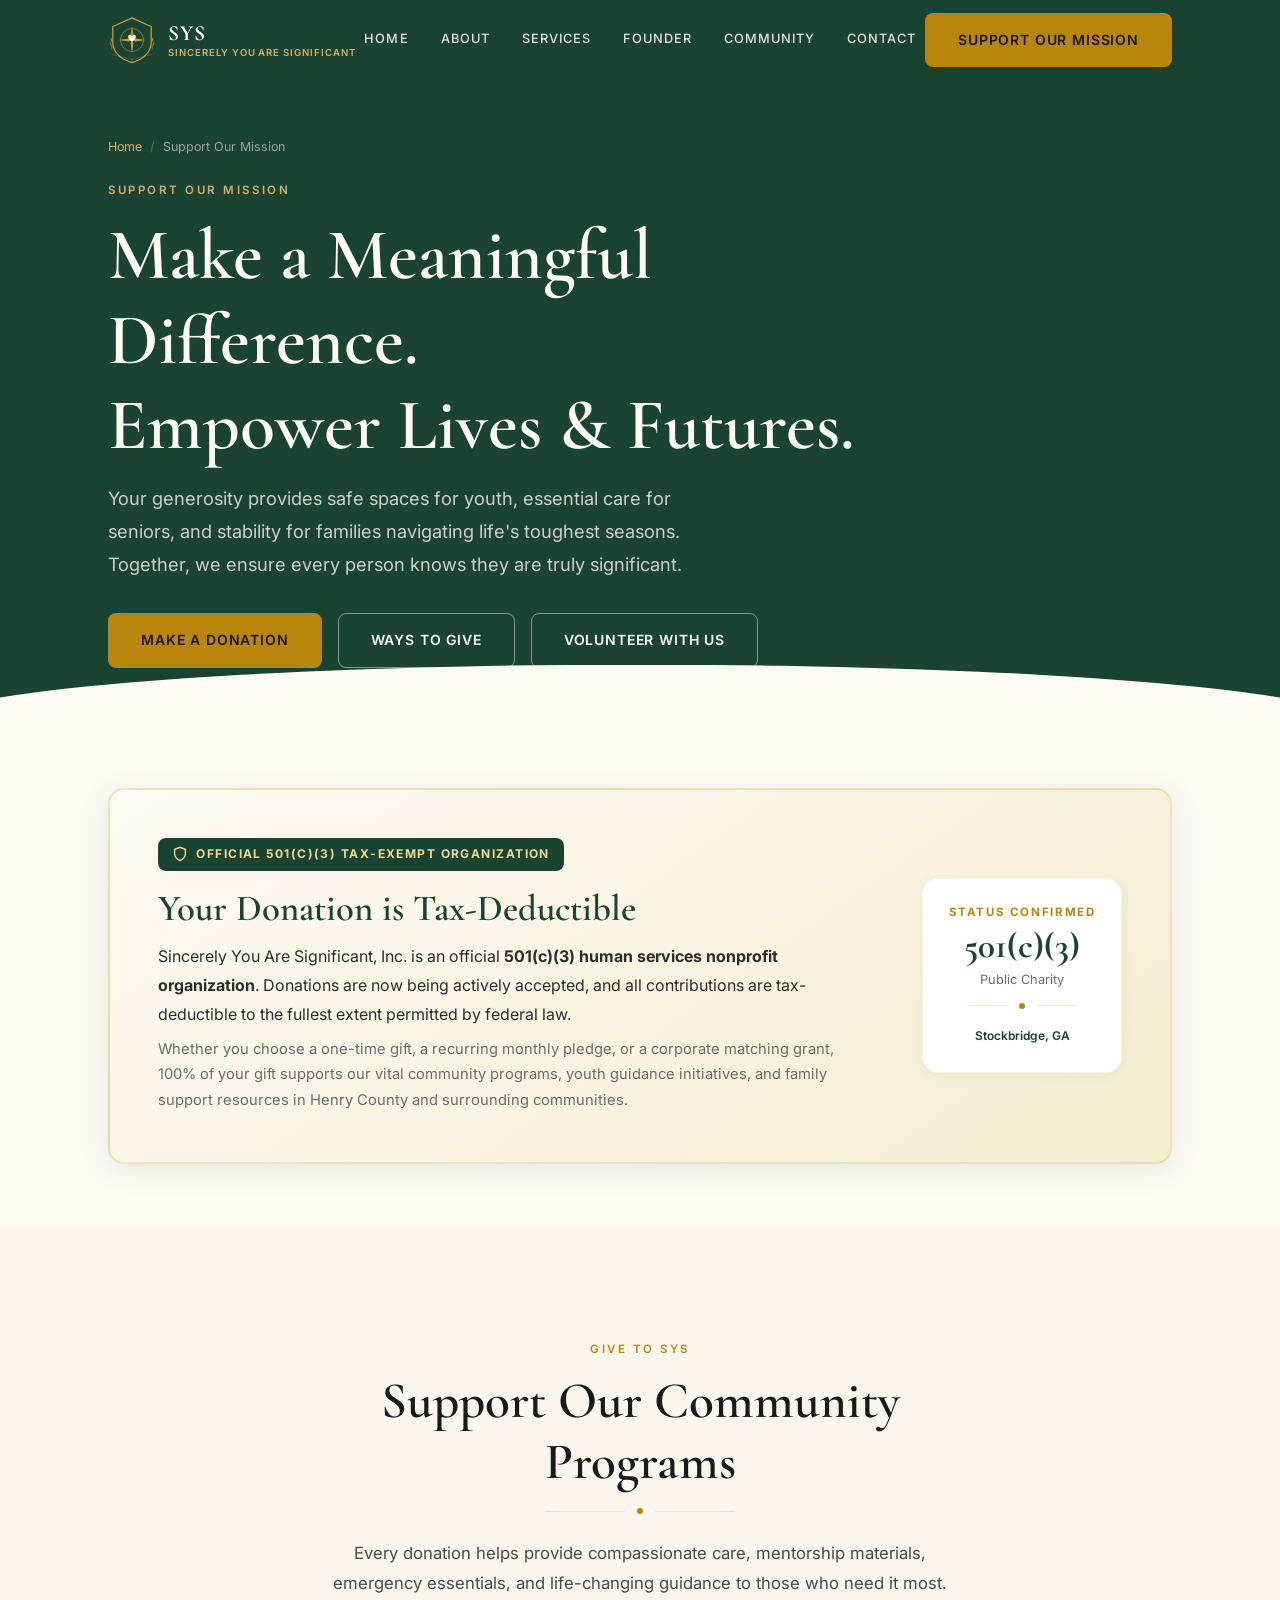
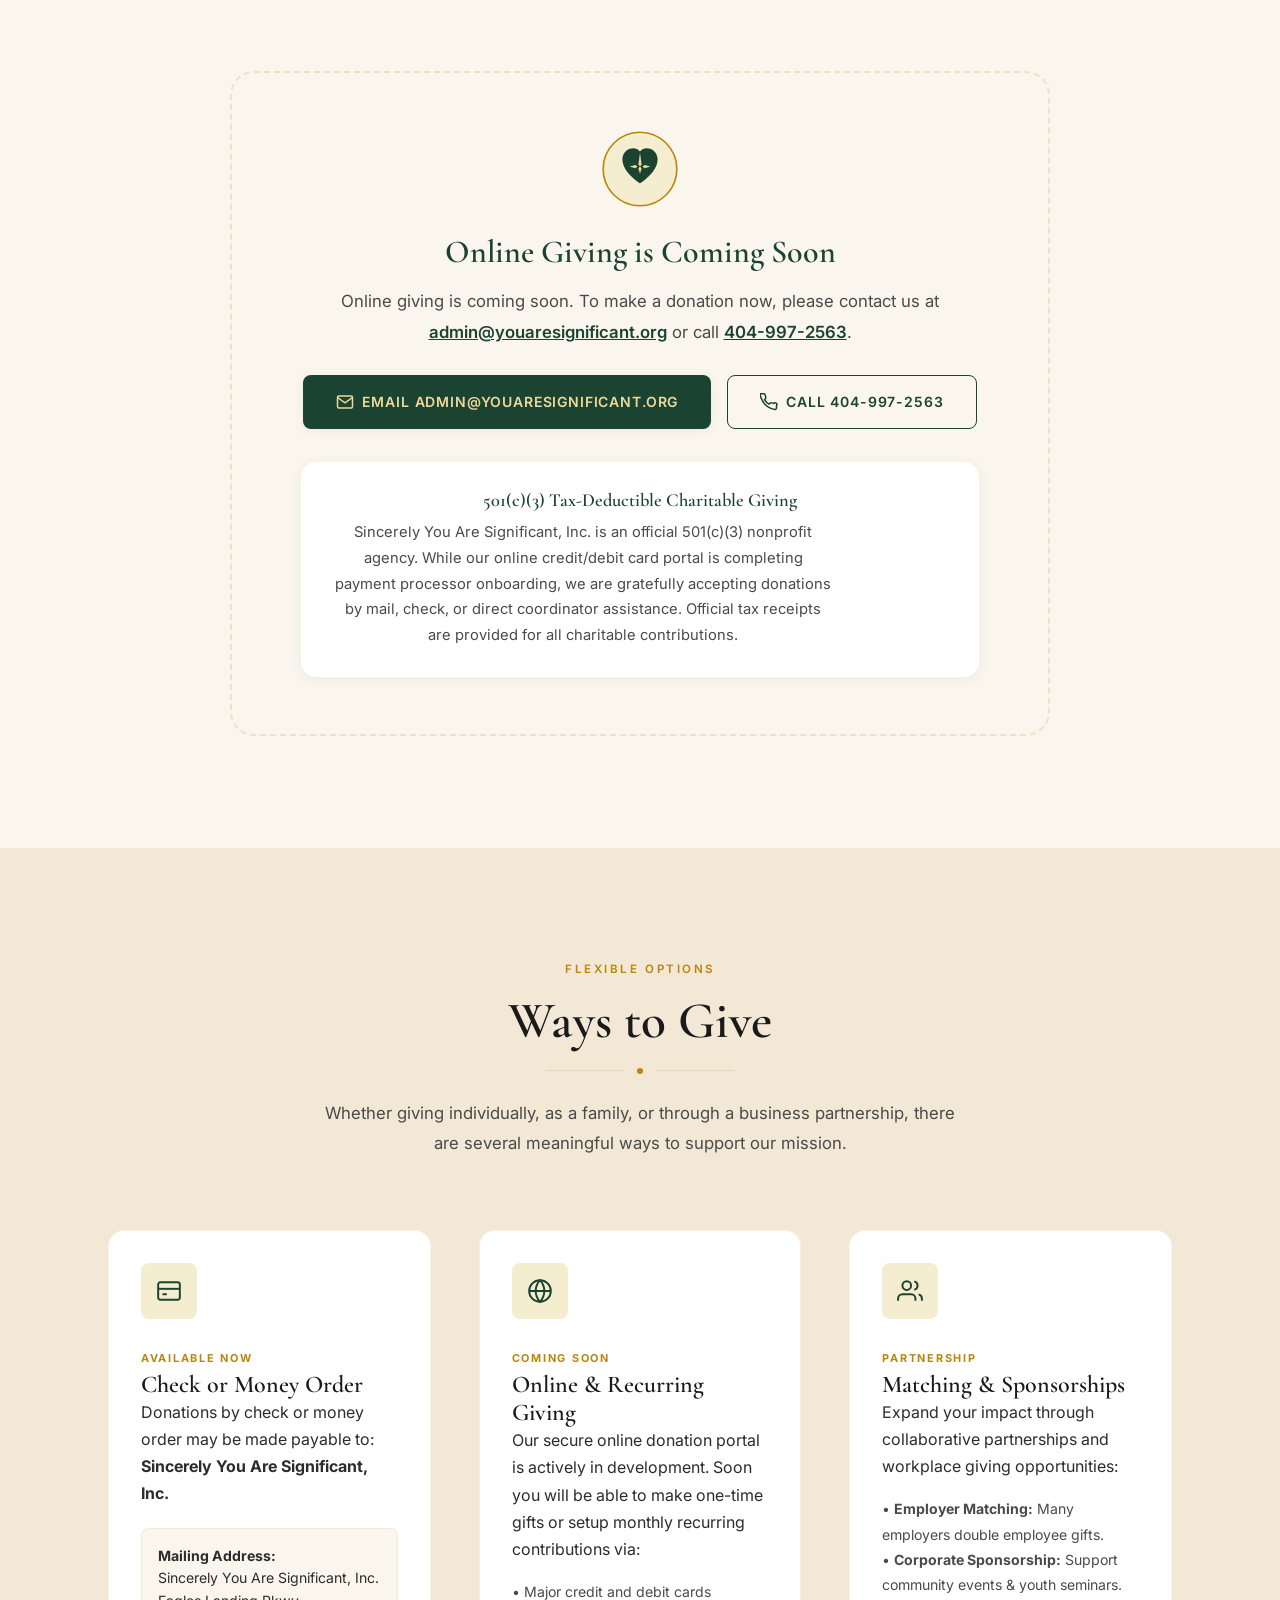
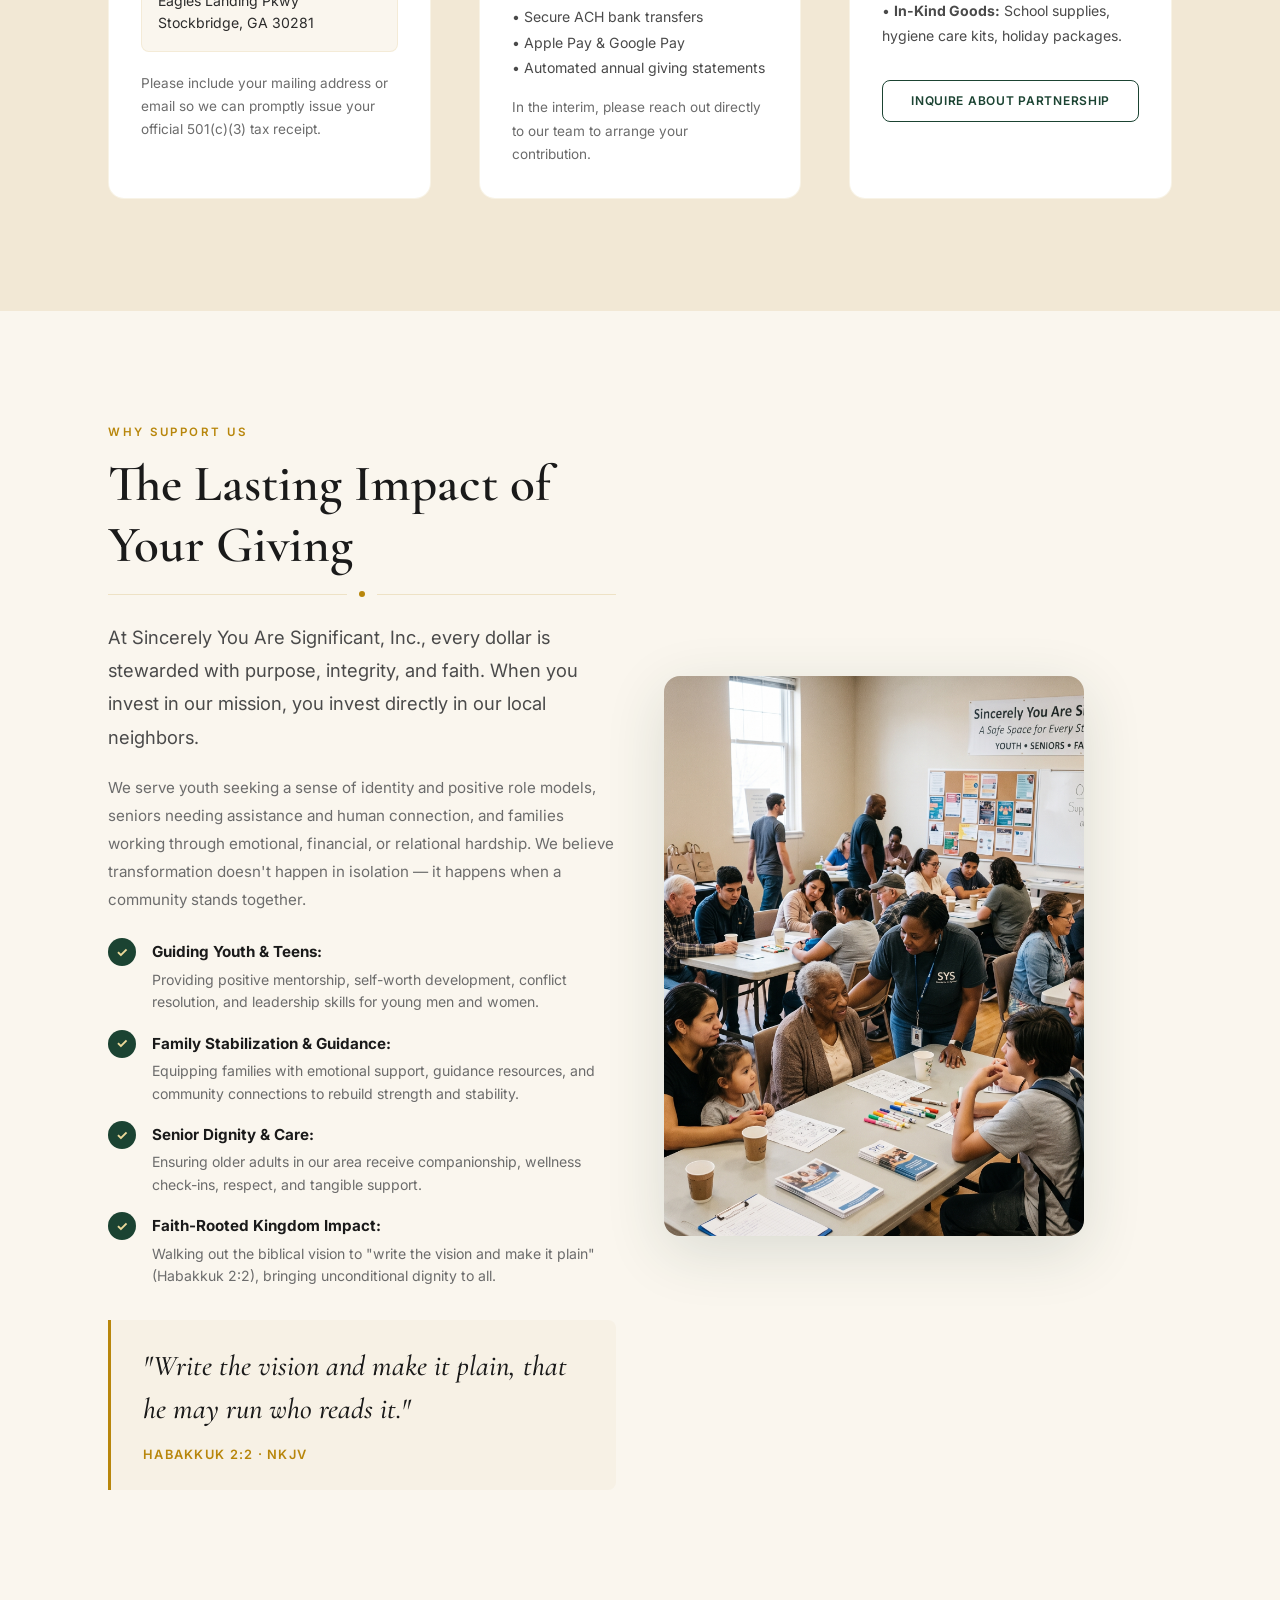
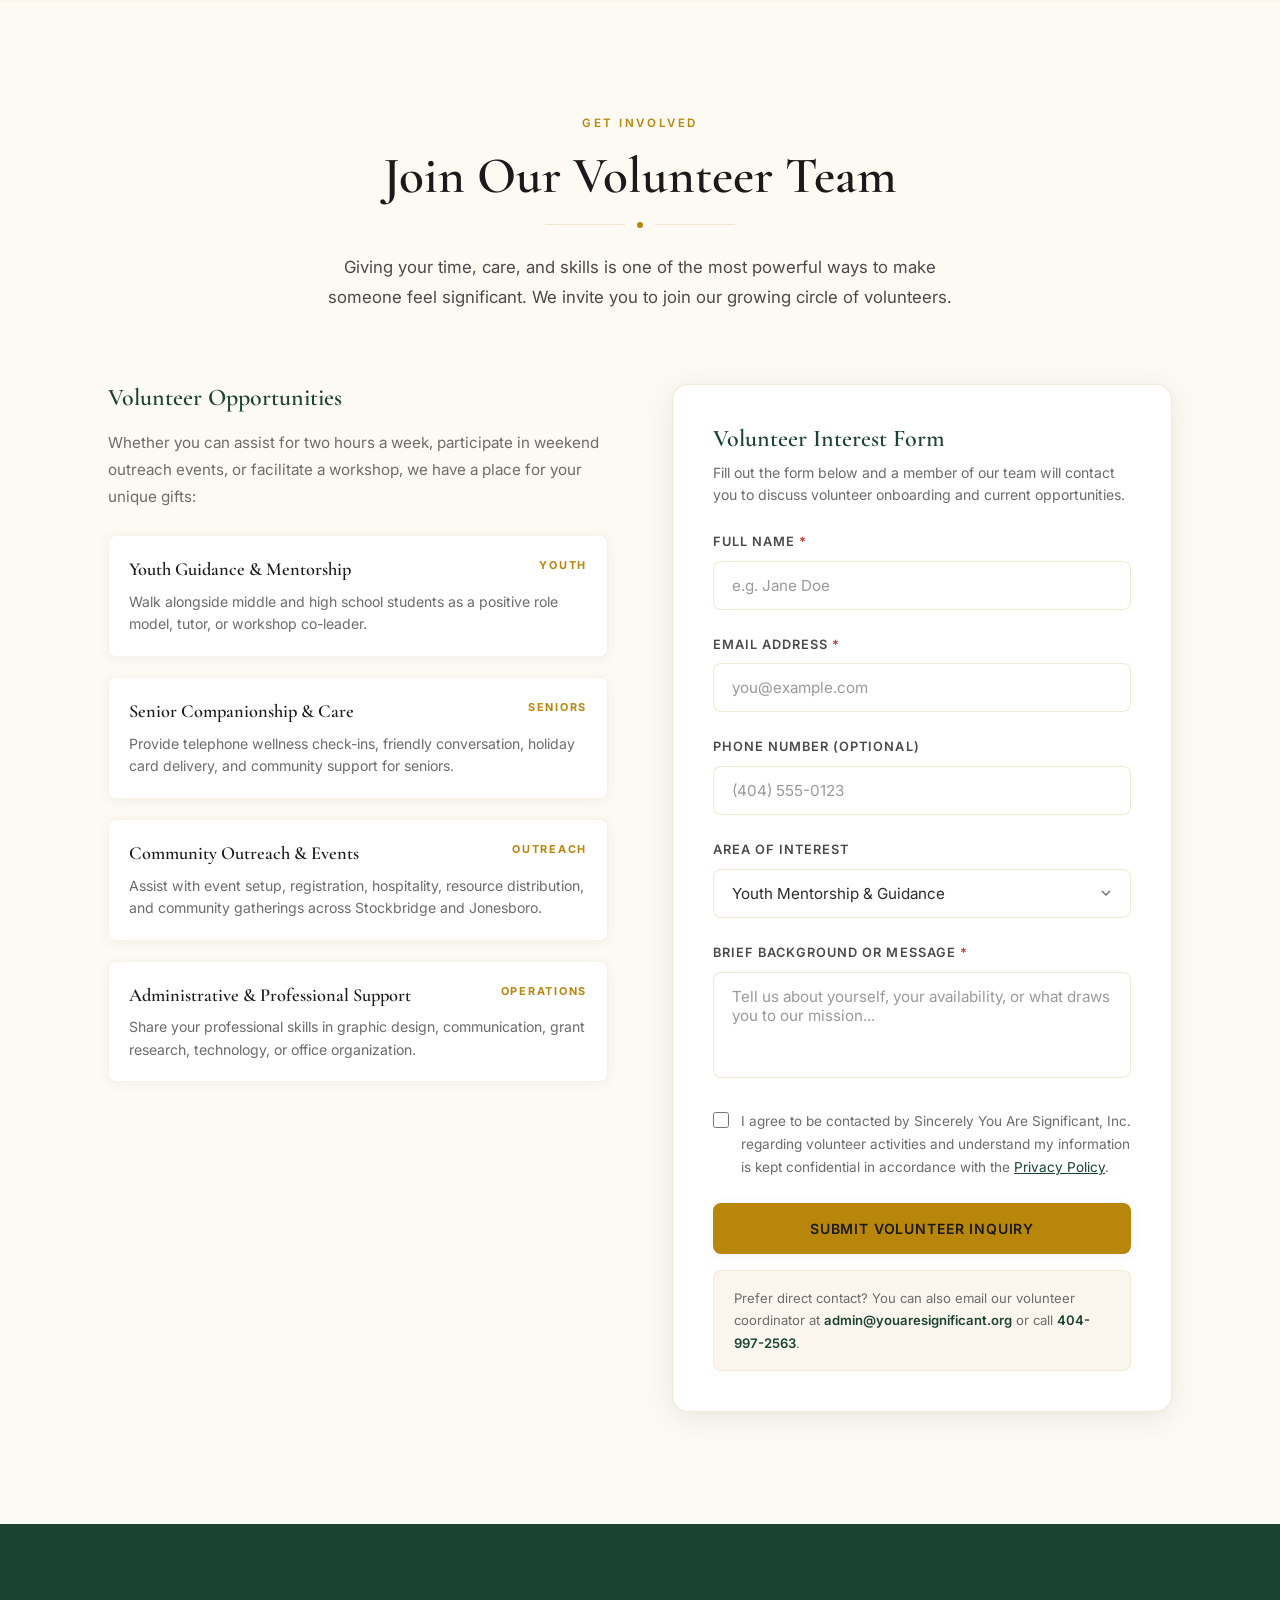
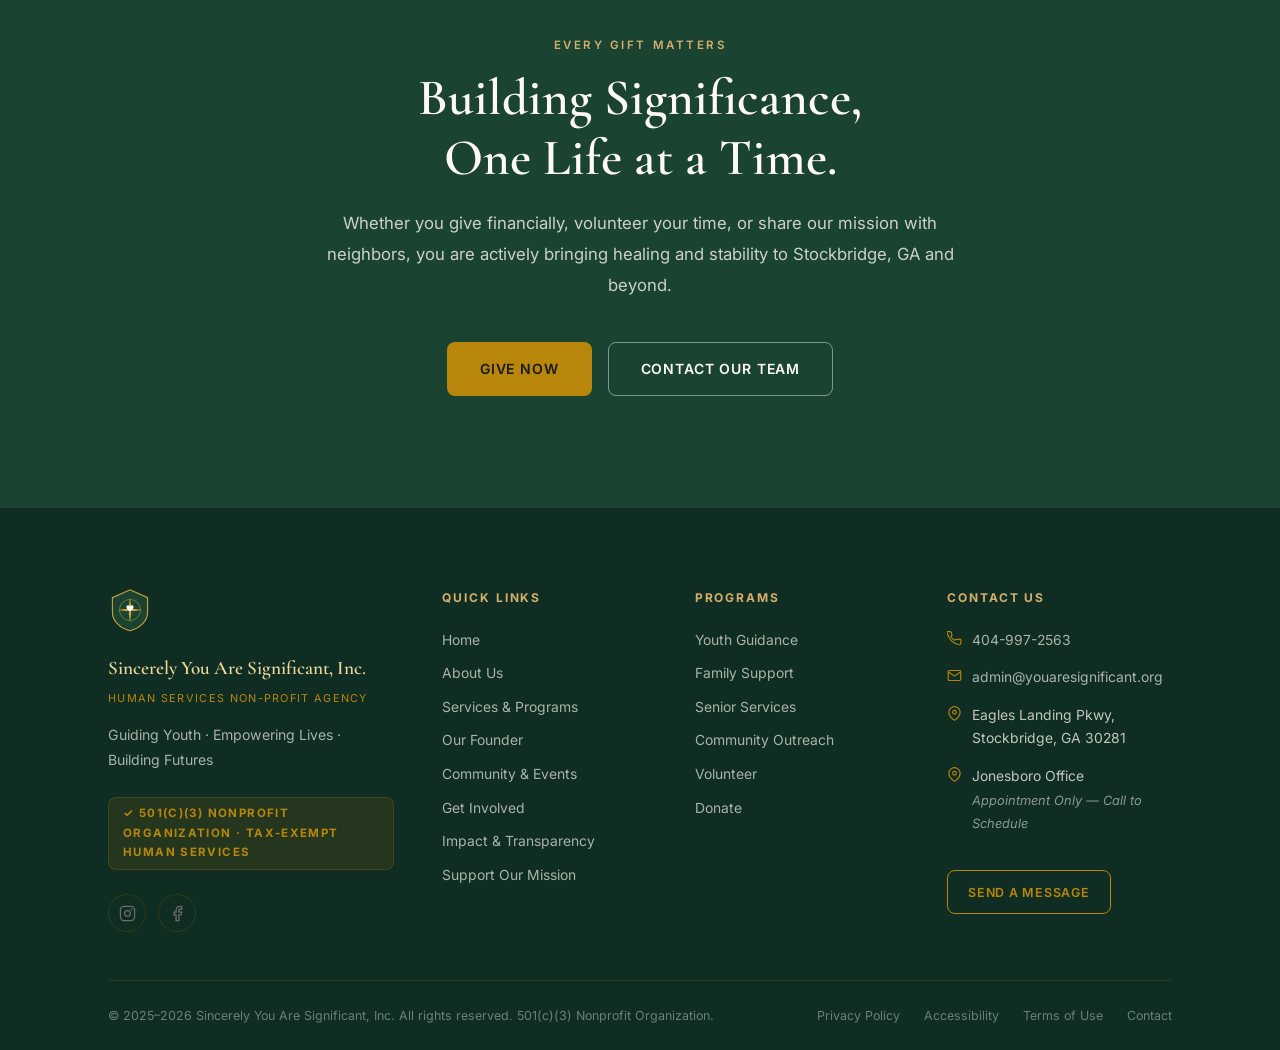
<file: support.html>
<!DOCTYPE html>
<html lang="en">
<head>
  <meta charset="UTF-8" />
  <meta name="viewport" content="width=device-width, initial-scale=1.0" />
  <title>Support Our Mission | Sincerely You Are Significant, Inc.</title>
  <meta name="description" content="Support Sincerely You Are Significant, Inc. — an official 501(c)(3) human services nonprofit in Stockbridge, GA. Your tax-deductible donation empowers youth, seniors, and families." />
  <meta name="keywords" content="donate, support nonprofit, 501c3 tax deductible, human services, Stockbridge GA, youth mentorship, volunteer Henry County" />
  <meta property="og:title" content="Support Our Mission | Sincerely You Are Significant, Inc." />
  <meta property="og:description" content="Invest in lives and futures. Your tax-deductible donation to Sincerely You Are Significant, Inc. directly supports youth mentorship, senior care, and family stabilization." />
  <meta property="og:type" content="website" />
  <meta property="og:url" content="https://youaresignificant.org/support" />
  <meta name="twitter:card" content="summary_large_image" />
  <link rel="canonical" href="https://youaresignificant.org/support" />
  <link rel="stylesheet" href="css/main.css" />
  <link rel="icon" type="image/svg+xml" href="images/favicon.svg" />
  <script type="application/ld+json">
  {
    "@context": "https://schema.org",
    "@type": "WebPage",
    "name": "Support Our Mission & Ways to Give | Sincerely You Are Significant, Inc.",
    "url": "https://youaresignificant.org/support",
    "description": "Support Sincerely You Are Significant, Inc. — an official 501(c)(3) nonprofit human services agency. Your charitable donation is tax-deductible.",
    "publisher": {
      "@type": "NonprofitOrganization",
      "name": "Sincerely You Are Significant, Inc.",
      "alternateName": "SYS",
      "url": "https://youaresignificant.org",
      "email": "admin@youaresignificant.org",
      "telephone": "404-997-2563",
      "address": {
        "@type": "PostalAddress",
        "streetAddress": "Eagles Landing Pkwy",
        "addressLocality": "Stockbridge",
        "addressRegion": "GA",
        "postalCode": "30281",
        "addressCountry": "US"
      }
    }
  }
  </script>
</head>
<body>

<a href="#main-content" class="skip-link">Skip to main content</a>

<!-- ======================== NAVIGATION ======================== -->
<nav class="nav" id="mainNav" data-transparent="true" role="navigation" aria-label="Main navigation">
  <div class="nav__inner">
    <a href="index.html" class="nav__logo" aria-label="Sincerely You Are Significant — Home">
      <svg class="nav__logo-mark" viewBox="0 0 100 100" fill="none" xmlns="http://www.w3.org/2000/svg" aria-hidden="true">
        <!-- Shield shape -->
        <path d="M50 4 L90 22 L90 55 C90 75 72 92 50 97 C28 92 10 75 10 55 L10 22 Z" fill="#1B4332" stroke="#C9A43A" stroke-width="2.5"/>
        <!-- Inner shield ring -->
        <circle cx="50" cy="50" r="24" fill="none" stroke="#C9A43A" stroke-width="1.5" opacity="0.7"/>
        <!-- Compass star -->
        <polygon points="50,22 53,44 50,47 47,44" fill="#C9A43A"/>
        <polygon points="50,78 53,56 50,53 47,56" fill="#C9A43A"/>
        <polygon points="22,50 44,47 47,50 44,53" fill="#C9A43A"/>
        <polygon points="78,50 56,47 53,50 56,53" fill="#C9A43A"/>
        <polygon points="50,22 54,38 50,42 46,38" fill="#B8860B" opacity="0.6"/>
        <!-- Heart center -->
        <path d="M50 54 C50 54 42 48 42 43 C42 40 44.5 38 47 39.5 C48.5 40.5 50 42 50 42 C50 42 51.5 40.5 53 39.5 C55.5 38 58 40 58 43 C58 48 50 54 50 54Z" fill="#FDFAF4"/>
        <!-- Laurel left -->
        <path d="M8 55 Q4 50 6 44 Q10 48 8 55Z" fill="#C9A43A" opacity="0.7"/>
        <path d="M6 63 Q2 58 4 52 Q8 56 6 63Z" fill="#C9A43A" opacity="0.6"/>
        <path d="M8 71 Q5 65 7 59 Q11 63 8 71Z" fill="#C9A43A" opacity="0.5"/>
        <!-- Laurel right -->
        <path d="M92 55 Q96 50 94 44 Q90 48 92 55Z" fill="#C9A43A" opacity="0.7"/>
        <path d="M94 63 Q98 58 96 52 Q92 56 94 63Z" fill="#C9A43A" opacity="0.6"/>
        <path d="M92 71 Q95 65 93 59 Q89 63 92 71Z" fill="#C9A43A" opacity="0.5"/>
        <!-- Stem -->
        <line x1="50" y1="90" x2="50" y2="96" stroke="#C9A43A" stroke-width="1.5" opacity="0.6"/>
        <line x1="8" y1="80" x2="50" y2="90" stroke="#C9A43A" stroke-width="1" opacity="0.5"/>
        <line x1="92" y1="80" x2="50" y2="90" stroke="#C9A43A" stroke-width="1" opacity="0.5"/>
      </svg>
      <div class="nav__logo-text">
        <span class="nav__logo-abbr">SYS</span>
        <span class="nav__logo-full">Sincerely You Are Significant</span>
      </div>
    </a>

    <div class="nav__links" role="menubar">
      <a href="index.html" class="nav__link" role="menuitem">Home</a>
      <a href="about.html" class="nav__link" role="menuitem">About</a>
      <a href="services.html" class="nav__link" role="menuitem">Services</a>
      <a href="founder.html" class="nav__link" role="menuitem">Founder</a>
      <a href="community.html" class="nav__link" role="menuitem">Community</a>
      <a href="contact.html" class="nav__link" role="menuitem">Contact</a>
    </div>

    <div class="nav__cta">
      <a href="support.html" class="btn btn--gold" id="navDonateBtn">Support Our Mission</a>
      <button class="nav__hamburger" id="hamburger" aria-label="Toggle navigation menu" aria-expanded="false" aria-controls="mobileNav">
        <span></span><span></span><span></span>
      </button>
    </div>
  </div>
</nav>

<!-- Mobile Nav -->
<div class="nav__overlay" id="navOverlay" aria-hidden="true"></div>
<nav class="nav__mobile" id="mobileNav" aria-label="Mobile navigation" aria-hidden="true">
  <a href="index.html" class="nav__mobile-link">Home</a>
  <a href="about.html" class="nav__mobile-link">About Us</a>
  <a href="services.html" class="nav__mobile-link">Services & Programs</a>
  <a href="founder.html" class="nav__mobile-link">Our Founder</a>
  <a href="community.html" class="nav__mobile-link">Community & Events</a>
  <a href="contact.html" class="nav__mobile-link">Get Support</a>
  <div class="nav__mobile-cta">
    <a href="support.html" class="btn btn--gold" style="width:100%;justify-content:center;">Support Our Mission</a>
    <a href="contact.html" class="btn btn--outline" style="width:100%;justify-content:center;margin-top:0.75rem;">Contact Us</a>
  </div>
  <div style="margin-top:2rem;padding-top:1.5rem;border-top:1px solid rgba(184,134,11,0.15);">
    <p style="font-size:0.75rem;color:var(--text-lighter);margin-bottom:0.5rem;">Connect With Us</p>
    <div class="social-links">
      <a href="https://www.instagram.com/thesysorg" target="_blank" rel="noopener" class="social-link" aria-label="Instagram">
        <svg viewBox="0 0 24 24" fill="none" stroke="currentColor" stroke-width="1.8"><rect x="2" y="2" width="20" height="20" rx="5" ry="5"/><circle cx="12" cy="12" r="4"/><circle cx="17.5" cy="6.5" r="0.5" fill="currentColor"/></svg>
      </a>
      <a href="https://www.facebook.com/profile.php?id=61594629771230" target="_blank" rel="noopener" class="social-link" aria-label="Facebook">
        <svg viewBox="0 0 24 24" fill="none" stroke="currentColor" stroke-width="1.8"><path d="M18 2h-3a5 5 0 00-5 5v3H7v4h3v8h4v-8h3l1-4h-4V7a1 1 0 011-1h3z"/></svg>
      </a>
    </div>
  </div>
</nav>

<!-- ======================== PAGE HERO ======================== -->
<header class="page-hero" aria-labelledby="pageHeroHeading">
  <div class="container">
    <nav class="breadcrumb" aria-label="Breadcrumb">
      <a href="index.html">Home</a>
      <span class="breadcrumb__sep" aria-hidden="true">/</span>
      <span aria-current="page">Support Our Mission</span>
    </nav>

    <div class="fade-up" style="max-width:760px;">
      <span class="eyebrow">Support Our Mission</span>
      <h1 id="pageHeroHeading">Make a Meaningful Difference.<br>Empower Lives &amp; Futures.</h1>
      <p class="lead">
        Your generosity provides safe spaces for youth, essential care for seniors, and stability for families navigating life's toughest seasons. Together, we ensure every person knows they are truly significant.
      </p>

      <div class="btn-group" style="margin-top:2rem;">
        <a href="#donate" class="btn btn--gold">Make a Donation</a>
        <a href="#ways-to-give" class="btn btn--outline-light">Ways to Give</a>
        <a href="#volunteer" class="btn btn--outline-light">Volunteer With Us</a>
      </div>
    </div>
  </div>
</header>

<!-- ======================== 501(c)(3) CONFIRMATION SECTION ======================== -->
<section class="section--sm bg-cream" aria-labelledby="taxDeductibleHeading">
  <div class="container">
    <div class="card card--gold fade-up" style="border: 2px solid var(--border); padding: clamp(2rem, 4vw, 3rem); box-shadow: var(--shadow-md);">
      <div style="display:flex; flex-wrap:wrap; align-items:center; justify-content:space-between; gap:2rem;">
        <div style="max-width:700px;">
          <div style="display:inline-flex; align-items:center; gap:0.5rem; background:var(--forest); color:var(--gold-pale); padding:0.4rem 0.9rem; border-radius:var(--radius); font-size:0.75rem; font-weight:700; letter-spacing:0.12em; text-transform:uppercase; margin-bottom:1rem;">
            <svg width="16" height="16" viewBox="0 0 24 24" fill="none" stroke="currentColor" stroke-width="2" aria-hidden="true"><path d="M12 22s8-4 8-10V5l-8-3-8 3v7c0 6 8 10 8 10z"/></svg>
            Official 501(c)(3) Tax-Exempt Organization
          </div>
          <h2 id="taxDeductibleHeading" style="font-size:clamp(1.6rem, 3.5vw, 2.3rem); color:var(--forest); margin-bottom:0.75rem;">
            Your Donation is Tax-Deductible
          </h2>
          <p style="color:var(--text); font-size:1rem; line-height:1.8; margin-bottom:0.5rem;">
            Sincerely You Are Significant, Inc. is an official <strong>501(c)(3) human services nonprofit organization</strong>. Donations are now being actively accepted, and all contributions are tax-deductible to the fullest extent permitted by federal law.
          </p>
          <p style="color:var(--text-light); font-size:0.92rem; line-height:1.75;">
            Whether you choose a one-time gift, a recurring monthly pledge, or a corporate matching grant, 100% of your gift supports our vital community programs, youth guidance initiatives, and family support resources in Henry County and surrounding communities.
          </p>
        </div>

        <div style="text-align:center; min-width:200px; padding:1.5rem; background:var(--warm-white); border-radius:var(--radius-lg); border:1px solid var(--border-light); box-shadow:var(--shadow-sm);">
          <span style="font-size:0.72rem; font-weight:700; letter-spacing:0.14em; text-transform:uppercase; color:var(--gold); display:block; margin-bottom:0.35rem;">Status Confirmed</span>
          <span style="font-family:'Cormorant Garamond',serif; font-size:2.2rem; font-weight:700; color:var(--forest); display:block; line-height:1;">501(c)(3)</span>
          <span style="font-size:0.8rem; color:var(--text-light); display:block; margin-top:0.35rem;">Public Charity</span>
          <div class="divider centered" style="margin:0.75rem auto;">
            <div class="divider__line" style="max-width:40px;"></div>
            <div class="divider__dot"></div>
            <div class="divider__line" style="max-width:40px;"></div>
          </div>
          <span style="font-size:0.75rem; color:var(--forest); font-weight:600;">Stockbridge, GA</span>
        </div>
      </div>
    </div>
  </div>
</section>

<!-- ======================== DONATION SECTION ======================== -->
<section class="section bg-ivory" id="donate" aria-labelledby="donateHeading">
  <div class="container">
    <div class="section-header centered fade-up">
      <span class="eyebrow">Give to SYS</span>
      <h2 id="donateHeading">Support Our Community Programs</h2>
      <div class="divider centered">
        <div class="divider__line"></div>
        <div class="divider__dot"></div>
        <div class="divider__line"></div>
      </div>
      <p>
        Every donation helps provide compassionate care, mentorship materials, emergency essentials, and life-changing guidance to those who need it most.
      </p>
    </div>

    <!-- Donate Placeholder Card -->
    <div class="donate-placeholder fade-up" style="max-width:820px; margin:0 auto;">
      <div class="support-hero-logo" aria-hidden="true">
        <svg viewBox="0 0 100 100" fill="none" xmlns="http://www.w3.org/2000/svg" style="width:100%;height:100%;">
          <circle cx="50" cy="50" r="46" fill="var(--gold-wash)" stroke="var(--gold)" stroke-width="2"/>
          <path d="M50 68 C50 68 28 54 28 38 C28 30 34 24 42 24 C46.5 24 50 28 50 28 C50 28 53.5 24 58 24 C66 24 72 30 72 38 C72 54 50 68 50 68Z" fill="var(--forest)"/>
          <polygon points="50,30 52,44 50,47 48,44" fill="var(--gold-pale)"/>
          <polygon points="50,56 52,49 50,47 48,49" fill="var(--gold-pale)"/>
          <polygon points="37,47 44,45 47,47 44,49" fill="var(--gold-pale)"/>
          <polygon points="63,47 56,45 53,47 56,49" fill="var(--gold-pale)"/>
        </svg>
      </div>

      <h3 style="font-size:clamp(1.5rem, 3vw, 2rem); margin-bottom:1rem;">Online Giving is Coming Soon</h3>
      <p style="font-size:1.05rem; color:var(--text-mid); max-width:620px; margin:0 auto 1.75rem; line-height:1.8;">
        Online giving is coming soon. To make a donation now, please contact us at <a href="mailto:admin@youaresignificant.org" style="color:var(--forest);font-weight:600;text-decoration:underline;">admin@youaresignificant.org</a> or call <a href="tel:4049972563" style="color:var(--forest);font-weight:600;text-decoration:underline;">404-997-2563</a>.
      </p>

      <div class="btn-group" style="justify-content:center; margin-bottom:2rem;">
        <a href="mailto:admin@youaresignificant.org?subject=Charitable%20Donation%20Inquiry%20-%20Sincerely%20You%20Are%20Significant" class="btn btn--primary" id="donateEmailBtn">
          <svg width="18" height="18" viewBox="0 0 24 24" fill="none" stroke="currentColor" stroke-width="2" aria-hidden="true"><path d="M4 4h16c1.1 0 2 .9 2 2v12c0 1.1-.9 2-2 2H4c-1.1 0-2-.9-2-2V6c0-1.1.9-2 2-2z"/><polyline points="22,6 12,13 2,6"/></svg>
          Email admin@youaresignificant.org
        </a>
        <a href="tel:4049972563" class="btn btn--outline" id="donatePhoneBtn">
          <svg width="18" height="18" viewBox="0 0 24 24" fill="none" stroke="currentColor" stroke-width="2" aria-hidden="true"><path d="M22 16.92v3a2 2 0 01-2.18 2 19.79 19.79 0 01-8.63-3.07A19.5 19.5 0 013.07 9.81a19.79 19.79 0 01-3.07-8.64A2 2 0 012 1h3a2 2 0 012 1.72c.127.96.361 1.903.7 2.81a2 2 0 01-.45 2.11L6.09 8.91a16 16 0 006 6l1.27-1.27a2 2 0 012.11-.45c.907.339 1.85.573 2.81.7A2 2 0 0122 16.92z"/></svg>
          Call 404-997-2563
        </a>
      </div>

      <!-- Direct Giving Information Box -->
      <div class="fade-up" style="max-width:680px;margin:0 auto;background:var(--warm-white);border:1px solid var(--border-light);border-radius:var(--radius-lg);padding:1.75rem 2rem;text-align:center;box-shadow:var(--shadow-sm);">
        <h4 style="font-size:1.15rem;color:var(--forest);margin-bottom:0.5rem;">501(c)(3) Tax-Deductible Charitable Giving</h4>
        <p style="margin:0;font-size:0.92rem;color:var(--text-mid);line-height:1.75;">
          Sincerely You Are Significant, Inc. is an official 501(c)(3) nonprofit agency. While our online credit/debit card portal is completing payment processor onboarding, we are gratefully accepting donations by mail, check, or direct coordinator assistance. Official tax receipts are provided for all charitable contributions.
        </p>
      </div>
    </div>
  </div>
</section>

<!-- ======================== WAYS TO GIVE ======================== -->
<section class="section bg-beige" id="ways-to-give" aria-labelledby="waysHeading">
  <div class="container">
    <div class="section-header centered fade-up">
      <span class="eyebrow">Flexible Options</span>
      <h2 id="waysHeading">Ways to Give</h2>
      <div class="divider centered">
        <div class="divider__line"></div>
        <div class="divider__dot"></div>
        <div class="divider__line"></div>
      </div>
      <p>
        Whether giving individually, as a family, or through a business partnership, there are several meaningful ways to support our mission.
      </p>
    </div>

    <div class="grid-3 stagger" role="list">
      <!-- Method 1: Check / Money Order -->
      <div class="card" role="listitem">
        <div class="value-card__icon" aria-hidden="true">
          <svg viewBox="0 0 24 24" fill="none" stroke="currentColor" stroke-width="1.8"><rect x="2" y="4" width="20" height="16" rx="2"/><line x1="2" y1="10" x2="22" y2="10"/><line x1="6" y1="15" x2="10" y2="15"/></svg>
        </div>
        <span class="service-card__tag">Available Now</span>
        <h4>Check or Money Order</h4>
        <p>
          Donations by check or money order may be made payable to:
          <br><strong>Sincerely You Are Significant, Inc.</strong>
        </p>
        <div style="background:var(--ivory); padding:1rem; border-radius:var(--radius); border:1px solid var(--border-light); margin:1.25rem 0; font-size:0.88rem; line-height:1.6;">
          <strong>Mailing Address:</strong><br>
          Sincerely You Are Significant, Inc.<br>
          Eagles Landing Pkwy<br>
          Stockbridge, GA 30281
        </div>
        <p style="font-size:0.85rem; color:var(--text-light); margin-top:auto;">
          Please include your mailing address or email so we can promptly issue your official 501(c)(3) tax receipt.
        </p>
      </div>

      <!-- Method 2: Online Giving (Coming Soon) -->
      <div class="card" role="listitem">
        <div class="value-card__icon" aria-hidden="true">
          <svg viewBox="0 0 24 24" fill="none" stroke="currentColor" stroke-width="1.8"><circle cx="12" cy="12" r="10"/><line x1="2" y1="12" x2="22" y2="12"/><path d="M12 2a15.3 15.3 0 0 1 4 10 15.3 15.3 0 0 1-4 10 15.3 15.3 0 0 1-4-10 15.3 15.3 0 0 1 4-10z"/></svg>
        </div>
        <span class="service-card__tag">Coming Soon</span>
        <h4>Online &amp; Recurring Giving</h4>
        <p>
          Our secure online donation portal is actively in development. Soon you will be able to make one-time gifts or setup monthly recurring contributions via:
        </p>
        <ul style="margin:1rem 0; font-size:0.88rem; color:var(--text-mid); line-height:1.8;">
          <li>• Major credit and debit cards</li>
          <li>• Secure ACH bank transfers</li>
          <li>• Apple Pay &amp; Google Pay</li>
          <li>• Automated annual giving statements</li>
        </ul>
        <p style="font-size:0.85rem; color:var(--text-light); margin-top:auto;">
          In the interim, please reach out directly to our team to arrange your contribution.
        </p>
      </div>

      <!-- Method 3: Corporate & In-Kind -->
      <div class="card" role="listitem">
        <div class="value-card__icon" aria-hidden="true">
          <svg viewBox="0 0 24 24" fill="none" stroke="currentColor" stroke-width="1.8"><path d="M17 21v-2a4 4 0 00-4-4H5a4 4 0 00-4 4v2"/><circle cx="9" cy="7" r="4"/><path d="M23 21v-2a4 4 0 00-3-3.87"/><path d="M16 3.13a4 4 0 010 7.75"/></svg>
        </div>
        <span class="service-card__tag">Partnership</span>
        <h4>Matching &amp; Sponsorships</h4>
        <p>
          Expand your impact through collaborative partnerships and workplace giving opportunities:
        </p>
        <ul style="margin:1rem 0; font-size:0.88rem; color:var(--text-mid); line-height:1.8;">
          <li>• <strong>Employer Matching:</strong> Many employers double employee gifts.</li>
          <li>• <strong>Corporate Sponsorship:</strong> Support community events &amp; youth seminars.</li>
          <li>• <strong>In-Kind Goods:</strong> School supplies, hygiene care kits, holiday packages.</li>
        </ul>
        <div style="margin-top:auto; padding-top:1rem;">
          <a href="mailto:admin@youaresignificant.org?subject=Partnership%20or%20Sponsorship%20Inquiry" class="btn btn--outline" style="font-size:0.75rem; padding:0.6rem 1.25rem; width:100%; justify-content:center;">Inquire About Partnership</a>
        </div>
      </div>
    </div>
  </div>
</section>

<!-- ======================== WHY SUPPORT US / IMPACT ======================== -->
<section class="section bg-ivory" aria-labelledby="whySupportHeading">
  <div class="container">
    <div class="grid-2">
      <div class="fade-up">
        <span class="eyebrow">Why Support Us</span>
        <h2 id="whySupportHeading">The Lasting Impact of Your Giving</h2>
        <div class="divider">
          <div class="divider__line"></div>
          <div class="divider__dot"></div>
          <div class="divider__line"></div>
        </div>
        <p class="lead" style="margin-bottom:1.25rem;">
          At Sincerely You Are Significant, Inc., every dollar is stewarded with purpose, integrity, and faith. When you invest in our mission, you invest directly in our local neighbors.
        </p>
        <p style="color:var(--text-light); font-size:0.95rem; line-height:1.85; margin-bottom:1.5rem;">
          We serve youth seeking a sense of identity and positive role models, seniors needing assistance and human connection, and families working through emotional, financial, or relational hardship. We believe transformation doesn't happen in isolation — it happens when a community stands together.
        </p>

        <div style="display:flex; flex-direction:column; gap:1rem; margin-bottom:2rem;">
          <div style="display:flex; gap:1rem; align-items:flex-start;">
            <div style="width:28px; height:28px; border-radius:50%; background:var(--forest); color:var(--gold-pale); display:flex; align-items:center; justify-content:center; flex-shrink:0; font-size:0.85rem; font-weight:700;">✓</div>
            <div>
              <strong style="color:var(--charcoal); font-size:0.95rem;">Guiding Youth &amp; Teens:</strong>
              <p style="color:var(--text-light); font-size:0.88rem; line-height:1.6; margin-top:0.2rem;">Providing positive mentorship, self-worth development, conflict resolution, and leadership skills for young men and women.</p>
            </div>
          </div>
          <div style="display:flex; gap:1rem; align-items:flex-start;">
            <div style="width:28px; height:28px; border-radius:50%; background:var(--forest); color:var(--gold-pale); display:flex; align-items:center; justify-content:center; flex-shrink:0; font-size:0.85rem; font-weight:700;">✓</div>
            <div>
              <strong style="color:var(--charcoal); font-size:0.95rem;">Family Stabilization &amp; Guidance:</strong>
              <p style="color:var(--text-light); font-size:0.88rem; line-height:1.6; margin-top:0.2rem;">Equipping families with emotional support, guidance resources, and community connections to rebuild strength and stability.</p>
            </div>
          </div>
          <div style="display:flex; gap:1rem; align-items:flex-start;">
            <div style="width:28px; height:28px; border-radius:50%; background:var(--forest); color:var(--gold-pale); display:flex; align-items:center; justify-content:center; flex-shrink:0; font-size:0.85rem; font-weight:700;">✓</div>
            <div>
              <strong style="color:var(--charcoal); font-size:0.95rem;">Senior Dignity &amp; Care:</strong>
              <p style="color:var(--text-light); font-size:0.88rem; line-height:1.6; margin-top:0.2rem;">Ensuring older adults in our area receive companionship, wellness check-ins, respect, and tangible support.</p>
            </div>
          </div>
          <div style="display:flex; gap:1rem; align-items:flex-start;">
            <div style="width:28px; height:28px; border-radius:50%; background:var(--forest); color:var(--gold-pale); display:flex; align-items:center; justify-content:center; flex-shrink:0; font-size:0.85rem; font-weight:700;">✓</div>
            <div>
              <strong style="color:var(--charcoal); font-size:0.95rem;">Faith-Rooted Kingdom Impact:</strong>
              <p style="color:var(--text-light); font-size:0.88rem; line-height:1.6; margin-top:0.2rem;">Walking out the biblical vision to "write the vision and make it plain" (Habakkuk 2:2), bringing unconditional dignity to all.</p>
            </div>
          </div>
        </div>

        <div class="quote-block">
          <p>"Write the vision and make it plain, that he may run who reads it."</p>
          <cite>Habakkuk 2:2 · NKJV</cite>
        </div>
      </div>

      <div class="fade-in" style="transition-delay:0.2s;">
        <div class="img-frame img-frame--portrait" style="box-shadow:var(--shadow-lg); max-height:560px;">
          <img src="images/mission_support.png" alt="A caring SYS volunteer supporting a community member with dignity and compassion" loading="lazy" />
        </div>
      </div>
    </div>
  </div>
</section>

<!-- ======================== VOLUNTEER SECTION ======================== -->
<section class="section bg-cream" id="volunteer" aria-labelledby="volunteerHeading">
  <div class="container">
    <div class="section-header centered fade-up">
      <span class="eyebrow">Get Involved</span>
      <h2 id="volunteerHeading">Join Our Volunteer Team</h2>
      <div class="divider centered">
        <div class="divider__line"></div>
        <div class="divider__dot"></div>
        <div class="divider__line"></div>
      </div>
      <p>
        Giving your time, care, and skills is one of the most powerful ways to make someone feel significant. We invite you to join our growing circle of volunteers.
      </p>
    </div>

    <div class="grid-2" style="align-items:start; gap:clamp(2rem, 5vw, 4rem);">
      <!-- Volunteer Roles -->
      <div class="fade-up">
        <h3 style="font-size:1.5rem; margin-bottom:1rem; color:var(--forest);">Volunteer Opportunities</h3>
        <p style="color:var(--text-light); font-size:0.95rem; line-height:1.8; margin-bottom:1.5rem;">
          Whether you can assist for two hours a week, participate in weekend outreach events, or facilitate a workshop, we have a place for your unique gifts:
        </p>

        <div style="display:flex; flex-direction:column; gap:1.25rem;">
          <div style="background:var(--warm-white); padding:1.25rem; border-radius:var(--radius); border:1px solid var(--border-light); box-shadow:var(--shadow-sm);">
            <div style="display:flex; justify-content:space-between; align-items:center; margin-bottom:0.4rem;">
              <h4 style="font-size:1.15rem; color:var(--charcoal);">Youth Guidance &amp; Mentorship</h4>
              <span class="service-card__tag">Youth</span>
            </div>
            <p style="font-size:0.88rem; color:var(--text-light); line-height:1.6;">
              Walk alongside middle and high school students as a positive role model, tutor, or workshop co-leader.
            </p>
          </div>

          <div style="background:var(--warm-white); padding:1.25rem; border-radius:var(--radius); border:1px solid var(--border-light); box-shadow:var(--shadow-sm);">
            <div style="display:flex; justify-content:space-between; align-items:center; margin-bottom:0.4rem;">
              <h4 style="font-size:1.15rem; color:var(--charcoal);">Senior Companionship &amp; Care</h4>
              <span class="service-card__tag">Seniors</span>
            </div>
            <p style="font-size:0.88rem; color:var(--text-light); line-height:1.6;">
              Provide telephone wellness check-ins, friendly conversation, holiday card delivery, and community support for seniors.
            </p>
          </div>

          <div style="background:var(--warm-white); padding:1.25rem; border-radius:var(--radius); border:1px solid var(--border-light); box-shadow:var(--shadow-sm);">
            <div style="display:flex; justify-content:space-between; align-items:center; margin-bottom:0.4rem;">
              <h4 style="font-size:1.15rem; color:var(--charcoal);">Community Outreach &amp; Events</h4>
              <span class="service-card__tag">Outreach</span>
            </div>
            <p style="font-size:0.88rem; color:var(--text-light); line-height:1.6;">
              Assist with event setup, registration, hospitality, resource distribution, and community gatherings across Stockbridge and Jonesboro.
            </p>
          </div>

          <div style="background:var(--warm-white); padding:1.25rem; border-radius:var(--radius); border:1px solid var(--border-light); box-shadow:var(--shadow-sm);">
            <div style="display:flex; justify-content:space-between; align-items:center; margin-bottom:0.4rem;">
              <h4 style="font-size:1.15rem; color:var(--charcoal);">Administrative &amp; Professional Support</h4>
              <span class="service-card__tag">Operations</span>
            </div>
            <p style="font-size:0.88rem; color:var(--text-light); line-height:1.6;">
              Share your professional skills in graphic design, communication, grant research, technology, or office organization.
            </p>
          </div>
        </div>
      </div>

      <!-- Volunteer Interest Form -->
      <div class="card fade-in" style="padding:clamp(1.75rem, 4vw, 2.5rem); border:1px solid var(--border); box-shadow:var(--shadow-md);">
        <h3 style="font-size:1.5rem; margin-bottom:0.5rem; color:var(--forest);">Volunteer Interest Form</h3>
        <p style="font-size:0.88rem; color:var(--text-light); margin-bottom:1.5rem; line-height:1.6;">
          Fill out the form below and a member of our team will contact you to discuss volunteer onboarding and current opportunities.
        </p>

        <form id="contactForm" novalidate>
          <div class="form-group">
            <label for="volName" class="form-label">Full Name <span style="color:#c0392b;">*</span></label>
            <input type="text" id="volName" name="name" class="form-control" placeholder="e.g. Jane Doe" required />
            <div class="form-error">Please enter your full name.</div>
          </div>

          <div class="form-group">
            <label for="volEmail" class="form-label">Email Address <span style="color:#c0392b;">*</span></label>
            <input type="email" id="volEmail" name="email" class="form-control" placeholder="you@example.com" required />
            <div class="form-error">Please enter a valid email address.</div>
          </div>

          <div class="form-group">
            <label for="volPhone" class="form-label">Phone Number (Optional)</label>
            <input type="tel" id="volPhone" name="phone" class="form-control" placeholder="(404) 555-0123" />
          </div>

          <div class="form-group">
            <label for="volInterest" class="form-label">Area of Interest</label>
            <select id="volInterest" name="inquiry_type" class="form-control">
              <option value="youth">Youth Mentorship &amp; Guidance</option>
              <option value="seniors">Senior Companionship &amp; Care</option>
              <option value="events">Community Events &amp; Outreach</option>
              <option value="admin">Administrative &amp; Operations Support</option>
              <option value="other">General / Wherever Needed</option>
            </select>
          </div>

          <div class="form-group">
            <label for="volMessage" class="form-label">Brief Background or Message <span style="color:#c0392b;">*</span></label>
            <textarea id="volMessage" name="message" class="form-control" rows="4" placeholder="Tell us about yourself, your availability, or what draws you to our mission..." required></textarea>
            <div class="form-error">Please share a brief message (at least 10 characters).</div>
          </div>

          <div class="form-group">
            <label class="form-check">
              <input type="checkbox" name="consent" required />
              <span>I agree to be contacted by Sincerely You Are Significant, Inc. regarding volunteer activities and understand my information is kept confidential in accordance with the <a href="privacy.html" style="color:var(--forest);text-decoration:underline;">Privacy Policy</a>.</span>
            </label>
            <div class="form-error">Please check the box to continue.</div>
          </div>

          <button type="submit" class="btn btn--gold" style="width:100%; justify-content:center; padding:1rem;">
            Submit Volunteer Inquiry
          </button>

          <div class="form-notice">
            Prefer direct contact? You can also email our volunteer coordinator at <a href="mailto:admin@youaresignificant.org?subject=Volunteer%20Inquiry" style="color:var(--forest);font-weight:600;">admin@youaresignificant.org</a> or call <a href="tel:4049972563" style="color:var(--forest);font-weight:600;">404-997-2563</a>.
          </div>
        </form>

        <div class="form-success" id="formSuccess">
          <div class="form-success__icon">
            <svg viewBox="0 0 24 24" fill="none" stroke="currentColor" stroke-width="2"><polyline points="20 6 9 17 4 12"/></svg>
          </div>
          <h4 style="font-size:1.3rem; margin-bottom:0.5rem; color:var(--forest);">Thank You for Stepping Up!</h4>
          <p style="font-size:0.92rem; color:var(--text-light); line-height:1.7;">
            We received your volunteer interest inquiry. A member of our team will follow up with you shortly. Thank you for choosing to make a difference!
          </p>
        </div>
      </div>
    </div>
  </div>
</section>

<!-- ======================== CLOSING CTA ======================== -->
<section class="section bg-forest" aria-labelledby="supportCtaHeading">
  <div class="container text-center">
    <div class="fade-up" style="max-width:680px; margin:0 auto;">
      <span class="eyebrow" style="color:var(--gold-light);">Every Gift Matters</span>
      <h2 id="supportCtaHeading" style="color:var(--cream); margin-bottom:1.25rem;">
        Building Significance,<br>One Life at a Time.
      </h2>
      <p style="color:rgba(253,250,244,0.78); font-size:1.05rem; line-height:1.85; margin-bottom:2.5rem;">
        Whether you give financially, volunteer your time, or share our mission with neighbors, you are actively bringing healing and stability to Stockbridge, GA and beyond.
      </p>
      <div class="btn-group" style="justify-content:center;">
        <a href="#donate" class="btn btn--gold">Give Now</a>
        <a href="contact.html" class="btn btn--outline-light">Contact Our Team</a>
      </div>
    </div>
  </div>
</section>

<!-- ======================== FOOTER ======================== -->
<footer class="footer" role="contentinfo">
  <div class="container">
    <div class="footer__grid">
      <!-- Brand -->
      <div>
        <a href="index.html" aria-label="SYS Home">
          <svg width="44" height="44" viewBox="0 0 100 100" fill="none" xmlns="http://www.w3.org/2000/svg" aria-hidden="true">
            <path d="M50 4 L90 22 L90 55 C90 75 72 92 50 97 C28 92 10 75 10 55 L10 22 Z" fill="#1B4332" stroke="#C9A43A" stroke-width="2.5"/>
            <circle cx="50" cy="50" r="24" fill="none" stroke="#C9A43A" stroke-width="1.5" opacity="0.7"/>
            <polygon points="50,22 53,44 50,47 47,44" fill="#C9A43A"/>
            <polygon points="50,78 53,56 50,53 47,56" fill="#C9A43A"/>
            <polygon points="22,50 44,47 47,50 44,53" fill="#C9A43A"/>
            <polygon points="78,50 56,47 53,50 56,53" fill="#C9A43A"/>
            <path d="M50 54 C50 54 42 48 42 43 C42 40 44.5 38 47 39.5 C48.5 40.5 50 42 50 42 C50 42 51.5 40.5 53 39.5 C55.5 38 58 40 58 43 C58 48 50 54 50 54Z" fill="#FDFAF4"/>
          </svg>
        </a>
        <p class="footer__brand-name">Sincerely You Are Significant, Inc.</p>
        <p class="footer__brand-sub">Human Services Non-Profit Agency</p>
        <p class="footer__tagline">Guiding Youth · Empowering Lives · Building Futures</p>
        <span class="footer__501">✓ 501(c)(3) Nonprofit Organization · Tax-Exempt Human Services</span>
        <div class="social-links" style="margin-top:1.5rem;">
          <a href="https://www.instagram.com/thesysorg" target="_blank" rel="noopener" class="social-link" aria-label="Follow us on Instagram @theSYSorg">
            <svg viewBox="0 0 24 24" fill="none" stroke="currentColor" stroke-width="1.8"><rect x="2" y="2" width="20" height="20" rx="5" ry="5"/><circle cx="12" cy="12" r="4"/><circle cx="17.5" cy="6.5" r="0.5" fill="currentColor"/></svg>
          </a>
          <a href="https://www.facebook.com/profile.php?id=61594629771230" target="_blank" rel="noopener" class="social-link" aria-label="Follow us on Facebook">
            <svg viewBox="0 0 24 24" fill="none" stroke="currentColor" stroke-width="1.8"><path d="M18 2h-3a5 5 0 00-5 5v3H7v4h3v8h4v-8h3l1-4h-4V7a1 1 0 011-1h3z"/></svg>
          </a>
        </div>
      </div>

      <!-- Quick Links -->
      <div>
        <p class="footer__col-title">Quick Links</p>
        <ul class="footer__links">
          <li><a href="index.html">Home</a></li>
          <li><a href="about.html">About Us</a></li>
          <li><a href="services.html">Services &amp; Programs</a></li>
          <li><a href="founder.html">Our Founder</a></li>
          <li><a href="community.html">Community &amp; Events</a></li>
          <li><a href="volunteer.html">Get Involved</a></li>
          <li><a href="impact.html">Impact &amp; Transparency</a></li>
          <li><a href="support.html">Support Our Mission</a></li>
        </ul>
      </div>

      <!-- Services -->
      <div>
        <p class="footer__col-title">Programs</p>
        <ul class="footer__links">
          <li><a href="services.html#youth">Youth Guidance</a></li>
          <li><a href="services.html#families">Family Support</a></li>
          <li><a href="services.html#seniors">Senior Services</a></li>
          <li><a href="services.html#community">Community Outreach</a></li>
          <li><a href="volunteer.html">Volunteer</a></li>
          <li><a href="support.html">Donate</a></li>
        </ul>
      </div>

      <!-- Contact -->
      <div>
        <p class="footer__col-title">Contact Us</p>
        <div class="footer__contact-item">
          <svg viewBox="0 0 24 24" fill="none" stroke="currentColor" stroke-width="1.8"><path d="M22 16.92v3a2 2 0 01-2.18 2 19.79 19.79 0 01-8.63-3.07A19.5 19.5 0 013.07 9.81a19.79 19.79 0 01-3.07-8.64A2 2 0 012 1h3a2 2 0 012 1.72c.127.96.361 1.903.7 2.81a2 2 0 01-.45 2.11L6.09 8.91a16 16 0 006 6l1.27-1.27a2 2 0 012.11-.45c.907.339 1.85.573 2.81.7A2 2 0 0122 16.92z"/></svg>
          <a href="tel:4049972563">404-997-2563</a>
        </div>
        <div class="footer__contact-item">
          <svg viewBox="0 0 24 24" fill="none" stroke="currentColor" stroke-width="1.8"><path d="M4 4h16c1.1 0 2 .9 2 2v12c0 1.1-.9 2-2 2H4c-1.1 0-2-.9-2-2V6c0-1.1.9-2 2-2z"/><polyline points="22,6 12,13 2,6"/></svg>
          <a href="mailto:admin@youaresignificant.org">admin@youaresignificant.org</a>
        </div>
        <div class="footer__contact-item">
          <svg viewBox="0 0 24 24" fill="none" stroke="currentColor" stroke-width="1.8"><path d="M21 10c0 7-9 13-9 13s-9-6-9-13a9 9 0 0118 0z"/><circle cx="12" cy="10" r="3"/></svg>
          <span>Eagles Landing Pkwy,<br>Stockbridge, GA 30281</span>
        </div>
        <div class="footer__contact-item">
          <svg viewBox="0 0 24 24" fill="none" stroke="currentColor" stroke-width="1.8"><path d="M21 10c0 7-9 13-9 13s-9-6-9-13a9 9 0 0118 0z"/><circle cx="12" cy="10" r="3"/></svg>
          <span>Jonesboro Office<br><em style="font-size:0.8rem;opacity:0.7;">Appointment Only — Call to Schedule</em></span>
        </div>
        <a href="contact.html" class="btn btn--outline-gold" style="margin-top:1.25rem;font-size:0.78rem;padding:0.65rem 1.25rem;" id="footerContactBtn">Send a Message</a>
      </div>
    </div>

    <div class="footer__bottom">
      <p class="footer__copy">
        &copy; 2025–2026 Sincerely You Are Significant, Inc. All rights reserved. 501(c)(3) Nonprofit Organization.
      </p>
      <div class="footer__legal">
        <a href="privacy.html">Privacy Policy</a>
        <a href="privacy.html#accessibility">Accessibility</a>
        <a href="terms.html">Terms of Use</a>
        <a href="contact.html">Contact</a>
      </div>
    </div>
  </div>
</footer>

<script src="js/config.js"></script>
<script src="js/main.js"></script>
</body>
</html>
</file>
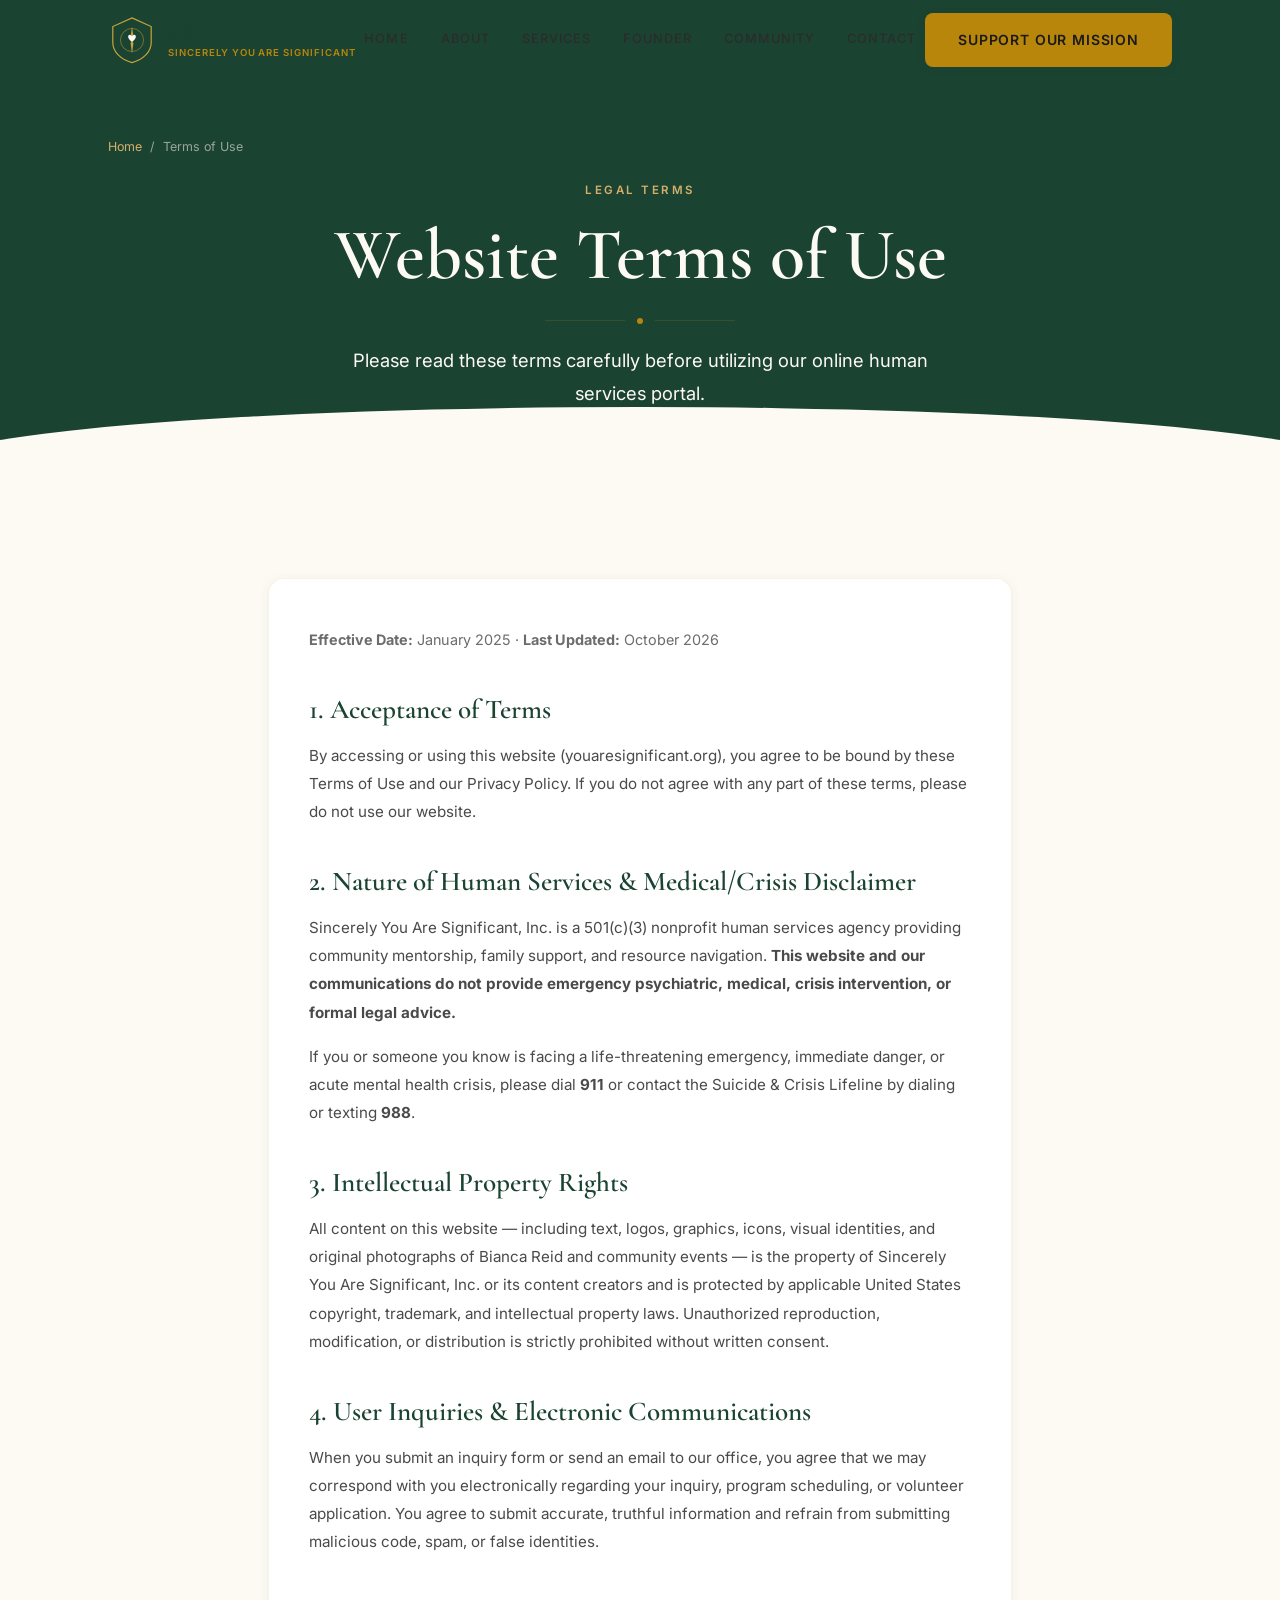
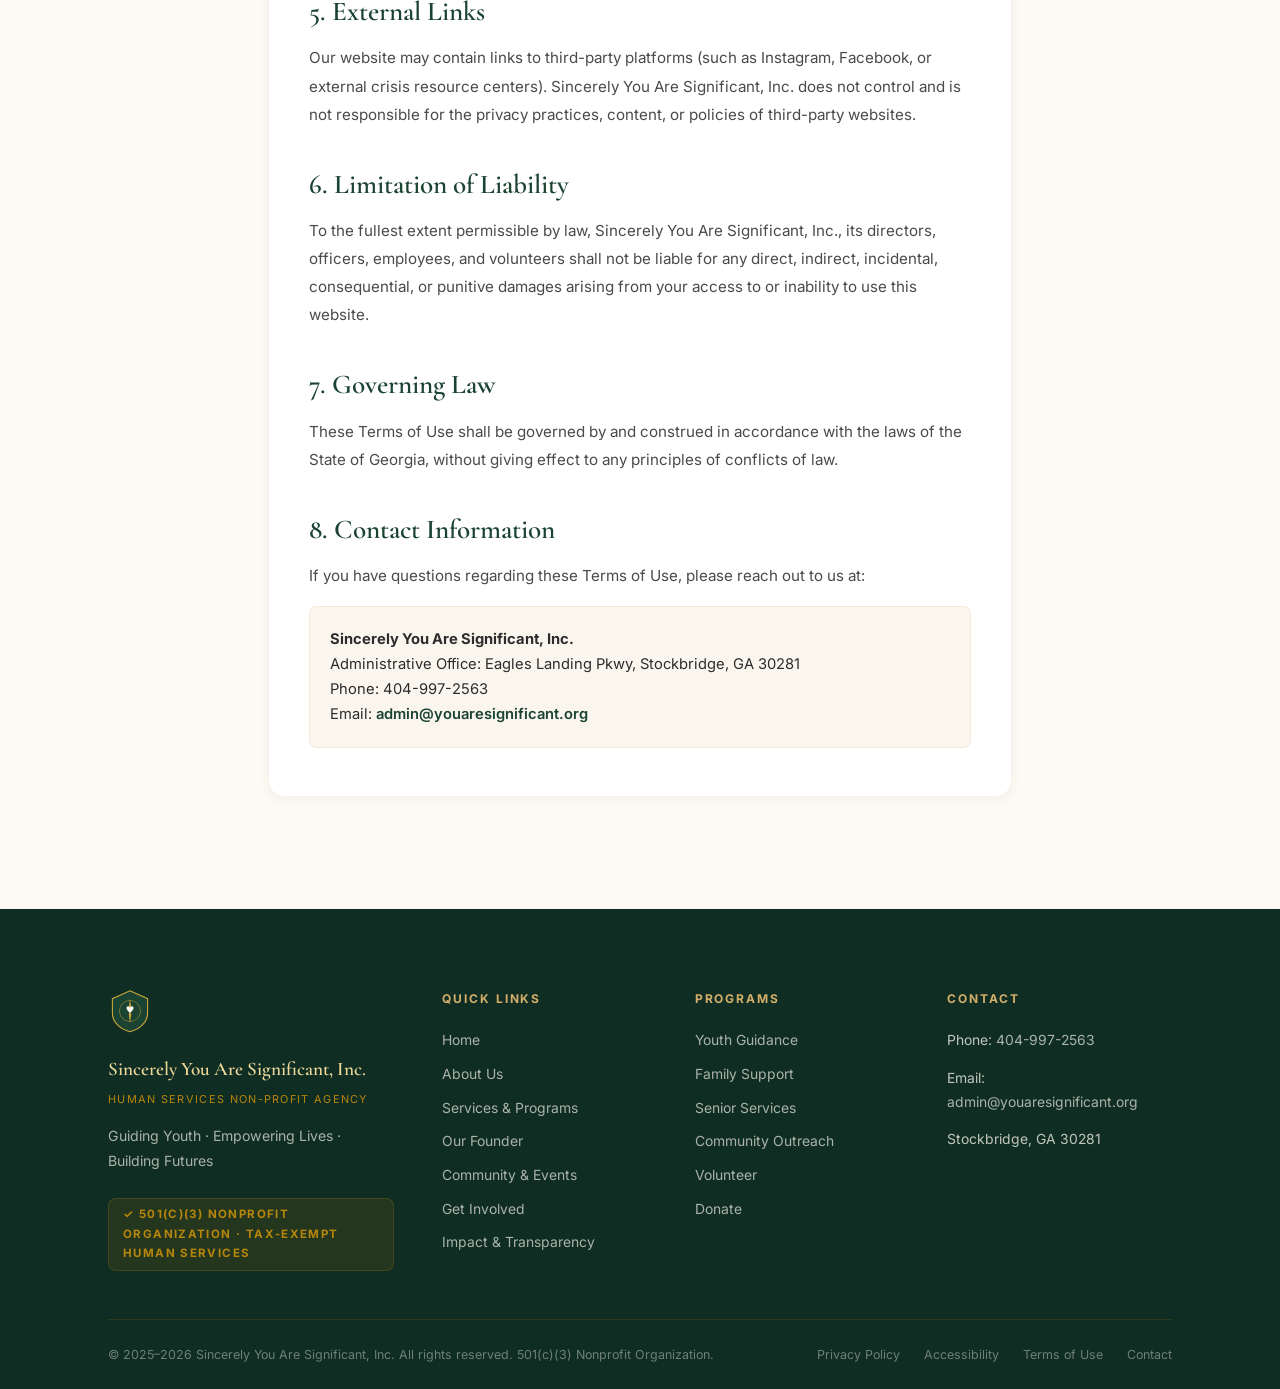
<file: terms.html>
<!DOCTYPE html>
<html lang="en">
<head>
  <meta charset="UTF-8" />
  <meta name="viewport" content="width=device-width, initial-scale=1.0" />
  <title>Terms of Use | Sincerely You Are Significant, Inc.</title>
  <meta name="description" content="Website Terms of Use for Sincerely You Are Significant, Inc. — a 501(c)(3) human services nonprofit agency in Stockbridge, GA." />
  <link rel="canonical" href="https://youaresignificant.org/terms" />
  <meta property="og:title" content="Terms of Use | Sincerely You Are Significant, Inc." />
  <meta property="og:description" content="Website Terms of Use and human services disclaimers for Sincerely You Are Significant, Inc. in Stockbridge, GA." />
  <meta property="og:type" content="website" />
  <meta property="og:url" content="https://youaresignificant.org/terms" />
  <meta name="twitter:card" content="summary_large_image" />

  <link rel="stylesheet" href="css/main.css" />
  <link rel="icon" type="image/svg+xml" href="images/favicon.svg" />
  <script type="application/ld+json">
  {
    "@context": "https://schema.org",
    "@type": "WebPage",
    "name": "Website Terms of Use",
    "url": "https://youaresignificant.org/terms",
    "description": "Website terms, human services disclaimers, and legal notices for Sincerely You Are Significant, Inc.",
    "publisher": {
      "@type": "NonprofitOrganization",
      "name": "Sincerely You Are Significant, Inc.",
      "email": "admin@youaresignificant.org",
      "telephone": "404-997-2563",
      "url": "https://youaresignificant.org",
      "address": {
        "@type": "PostalAddress",
        "streetAddress": "Eagles Landing Pkwy",
        "addressLocality": "Stockbridge",
        "addressRegion": "GA",
        "postalCode": "30281",
        "addressCountry": "US"
      }
    }
  }
  </script>
</head>
<body>

<a href="#terms-content" class="skip-link">Skip to main content</a>

<!-- ======================== NAVIGATION ======================== -->
<nav class="nav" id="mainNav" role="navigation" aria-label="Main navigation">
  <div class="nav__inner">
    <a href="index.html" class="nav__logo" aria-label="Sincerely You Are Significant — Home">
      <svg class="nav__logo-mark" viewBox="0 0 100 100" fill="none" xmlns="http://www.w3.org/2000/svg" aria-hidden="true">
        <path d="M50 4 L90 22 L90 55 C90 75 72 92 50 97 C28 92 10 75 10 55 L10 22 Z" fill="#1B4332" stroke="#C9A43A" stroke-width="2.5"/>
        <circle cx="50" cy="50" r="24" fill="none" stroke="#C9A43A" stroke-width="1.5" opacity="0.7"/>
        <polygon points="50,22 53,44 50,47 47,44" fill="#C9A43A"/>
        <polygon points="50,78 53,56 50,53 47,56" fill="#C9A43A"/>
        <path d="M50 54 C50 54 42 48 42 43 C42 40 44.5 38 47 39.5 C48.5 40.5 50 42 50 42 C50 42 51.5 40.5 53 39.5 C55.5 38 58 40 58 43 C58 48 50 54 50 54Z" fill="#FDFAF4"/>
      </svg>
      <div class="nav__logo-text">
        <span class="nav__logo-abbr">SYS</span>
        <span class="nav__logo-full">Sincerely You Are Significant</span>
      </div>
    </a>

    <div class="nav__links" role="menubar">
      <a href="index.html" class="nav__link" role="menuitem">Home</a>
      <a href="about.html" class="nav__link" role="menuitem">About</a>
      <a href="services.html" class="nav__link" role="menuitem">Services</a>
      <a href="founder.html" class="nav__link" role="menuitem">Founder</a>
      <a href="community.html" class="nav__link" role="menuitem">Community</a>
      <a href="contact.html" class="nav__link" role="menuitem">Contact</a>
    </div>

    <div class="nav__cta">
      <a href="support.html" class="btn btn--gold" id="navDonateBtn">Support Our Mission</a>
      <button class="nav__hamburger" id="hamburger" aria-label="Toggle navigation menu" aria-expanded="false" aria-controls="mobileNav">
        <span></span><span></span><span></span>
      </button>
    </div>
  </div>
</nav>

<!-- Mobile Nav -->
<div class="nav__overlay" id="navOverlay" aria-hidden="true"></div>
<nav class="nav__mobile" id="mobileNav" aria-label="Mobile navigation" aria-hidden="true">
  <a href="index.html" class="nav__mobile-link">Home</a>
  <a href="about.html" class="nav__mobile-link">About Us</a>
  <a href="services.html" class="nav__mobile-link">Services &amp; Programs</a>
  <a href="founder.html" class="nav__mobile-link">Our Founder</a>
  <a href="community.html" class="nav__mobile-link">Community &amp; Events</a>
  <a href="contact.html" class="nav__mobile-link">Get Support</a>
</nav>

<!-- ======================== PAGE HERO ======================== -->
<header class="page-hero" role="banner">
  <div class="container text-center">
    <nav class="breadcrumb" aria-label="Breadcrumb">
      <a href="index.html">Home</a>
      <span>/</span>
      <span aria-current="page">Terms of Use</span>
    </nav>
    <span class="eyebrow" style="color:var(--gold-light);">Legal Terms</span>
    <h1>Website Terms of Use</h1>
    <div class="divider centered" style="margin:1.25rem auto;">
      <div class="divider__line"></div>
      <div class="divider__dot"></div>
      <div class="divider__line"></div>
    </div>
    <p class="lead" style="max-width:600px;margin:0 auto;color:var(--cream);">
      Please read these terms carefully before utilizing our online human services portal.
    </p>
  </div>
</header>

<!-- ======================== TERMS CONTENT ======================== -->
<main id="terms-content" class="section bg-cream">
  <div class="container" style="max-width:840px;">
    <div class="prose fade-up" style="background:var(--warm-white);padding:3rem 2.5rem;border-radius:var(--radius-lg);border:1px solid var(--border-light);box-shadow:var(--shadow-sm);">
      <p style="font-size:0.9rem;color:var(--text-light);margin-bottom:2rem;">
        <strong>Effective Date:</strong> January 2025 · <strong>Last Updated:</strong> October 2026
      </p>

      <h2>1. Acceptance of Terms</h2>
      <p>
        By accessing or using this website (youaresignificant.org), you agree to be bound by these Terms of Use and our Privacy Policy. If you do not agree with any part of these terms, please do not use our website.
      </p>

      <h2>2. Nature of Human Services &amp; Medical/Crisis Disclaimer</h2>
      <p>
        Sincerely You Are Significant, Inc. is a 501(c)(3) nonprofit human services agency providing community mentorship, family support, and resource navigation. <strong>This website and our communications do not provide emergency psychiatric, medical, crisis intervention, or formal legal advice.</strong>
      </p>
      <p>
        If you or someone you know is facing a life-threatening emergency, immediate danger, or acute mental health crisis, please dial <strong>911</strong> or contact the Suicide &amp; Crisis Lifeline by dialing or texting <strong>988</strong>.
      </p>

      <h2>3. Intellectual Property Rights</h2>
      <p>
        All content on this website — including text, logos, graphics, icons, visual identities, and original photographs of Bianca Reid and community events — is the property of Sincerely You Are Significant, Inc. or its content creators and is protected by applicable United States copyright, trademark, and intellectual property laws. Unauthorized reproduction, modification, or distribution is strictly prohibited without written consent.
      </p>

      <h2>4. User Inquiries &amp; Electronic Communications</h2>
      <p>
        When you submit an inquiry form or send an email to our office, you agree that we may correspond with you electronically regarding your inquiry, program scheduling, or volunteer application. You agree to submit accurate, truthful information and refrain from submitting malicious code, spam, or false identities.
      </p>

      <h2>5. External Links</h2>
      <p>
        Our website may contain links to third-party platforms (such as Instagram, Facebook, or external crisis resource centers). Sincerely You Are Significant, Inc. does not control and is not responsible for the privacy practices, content, or policies of third-party websites.
      </p>

      <h2>6. Limitation of Liability</h2>
      <p>
        To the fullest extent permissible by law, Sincerely You Are Significant, Inc., its directors, officers, employees, and volunteers shall not be liable for any direct, indirect, incidental, consequential, or punitive damages arising from your access to or inability to use this website.
      </p>

      <h2>7. Governing Law</h2>
      <p>
        These Terms of Use shall be governed by and construed in accordance with the laws of the State of Georgia, without giving effect to any principles of conflicts of law.
      </p>

      <h2>8. Contact Information</h2>
      <p>
        If you have questions regarding these Terms of Use, please reach out to us at:
      </p>
      <div style="background:var(--ivory);padding:1.25rem;border-radius:var(--radius);border:1px solid var(--border-light);margin-top:1rem;font-size:0.92rem;line-height:1.7;">
        <strong>Sincerely You Are Significant, Inc.</strong><br>
        Administrative Office: Eagles Landing Pkwy, Stockbridge, GA 30281<br>
        Phone: 404-997-2563<br>
        Email: <a href="mailto:admin@youaresignificant.org" style="color:var(--forest);font-weight:600;">admin@youaresignificant.org</a>
      </div>
    </div>
  </div>
</main>

<!-- ======================== FOOTER ======================== -->
<footer class="footer" role="contentinfo">
  <div class="container">
    <div class="footer__grid">
      <!-- Brand -->
      <div>
        <a href="index.html" aria-label="SYS Home">
          <svg width="44" height="44" viewBox="0 0 100 100" fill="none" xmlns="http://www.w3.org/2000/svg" aria-hidden="true">
            <path d="M50 4 L90 22 L90 55 C90 75 72 92 50 97 C28 92 10 75 10 55 L10 22 Z" fill="#1B4332" stroke="#C9A43A" stroke-width="2.5"/>
            <circle cx="50" cy="50" r="24" fill="none" stroke="#C9A43A" stroke-width="1.5" opacity="0.7"/>
            <polygon points="50,22 53,44 50,47 47,44" fill="#C9A43A"/>
            <polygon points="50,78 53,56 50,53 47,56" fill="#C9A43A"/>
            <path d="M50 54 C50 54 42 48 42 43 C42 40 44.5 38 47 39.5 C48.5 40.5 50 42 50 42 C50 42 51.5 40.5 53 39.5 C55.5 38 58 40 58 43 C58 48 50 54 50 54Z" fill="#FDFAF4"/>
          </svg>
        </a>
        <p class="footer__brand-name">Sincerely You Are Significant, Inc.</p>
        <p class="footer__brand-sub">Human Services Non-Profit Agency</p>
        <p class="footer__tagline">Guiding Youth · Empowering Lives · Building Futures</p>
        <span class="footer__501">✓ 501(c)(3) Nonprofit Organization · Tax-Exempt Human Services</span>
      </div>

      <div>
        <p class="footer__col-title">Quick Links</p>
        <ul class="footer__links">
          <li><a href="index.html">Home</a></li>
          <li><a href="about.html">About Us</a></li>
          <li><a href="services.html">Services &amp; Programs</a></li>
          <li><a href="founder.html">Our Founder</a></li>
          <li><a href="community.html">Community &amp; Events</a></li>
          <li><a href="volunteer.html">Get Involved</a></li>
          <li><a href="impact.html">Impact &amp; Transparency</a></li>
        </ul>
      </div>

      <div>
        <p class="footer__col-title">Programs</p>
        <ul class="footer__links">
          <li><a href="services.html#youth">Youth Guidance</a></li>
          <li><a href="services.html#families">Family Support</a></li>
          <li><a href="services.html#seniors">Senior Services</a></li>
          <li><a href="services.html#community">Community Outreach</a></li>
          <li><a href="volunteer.html">Volunteer</a></li>
          <li><a href="support.html">Donate</a></li>
        </ul>
      </div>

      <div>
        <p class="footer__col-title">Contact</p>
        <div class="footer__contact-item">
          <span>Phone: <a href="tel:4049972563">404-997-2563</a></span>
        </div>
        <div class="footer__contact-item">
          <span>Email: <a href="mailto:admin@youaresignificant.org">admin@youaresignificant.org</a></span>
        </div>
        <div class="footer__contact-item">
          <span>Stockbridge, GA 30281</span>
        </div>
      </div>
    </div>

    <div class="footer__bottom">
      <p class="footer__copy">
        &copy; 2025–2026 Sincerely You Are Significant, Inc. All rights reserved. 501(c)(3) Nonprofit Organization.
      </p>
      <div class="footer__legal">
        <a href="privacy.html">Privacy Policy</a>
        <a href="privacy.html#accessibility">Accessibility</a>
        <a href="terms.html">Terms of Use</a>
        <a href="contact.html">Contact</a>
      </div>
    </div>
  </div>
</footer>

<script src="js/config.js"></script>
<script src="js/main.js"></script>
</body>
</html>
</file>
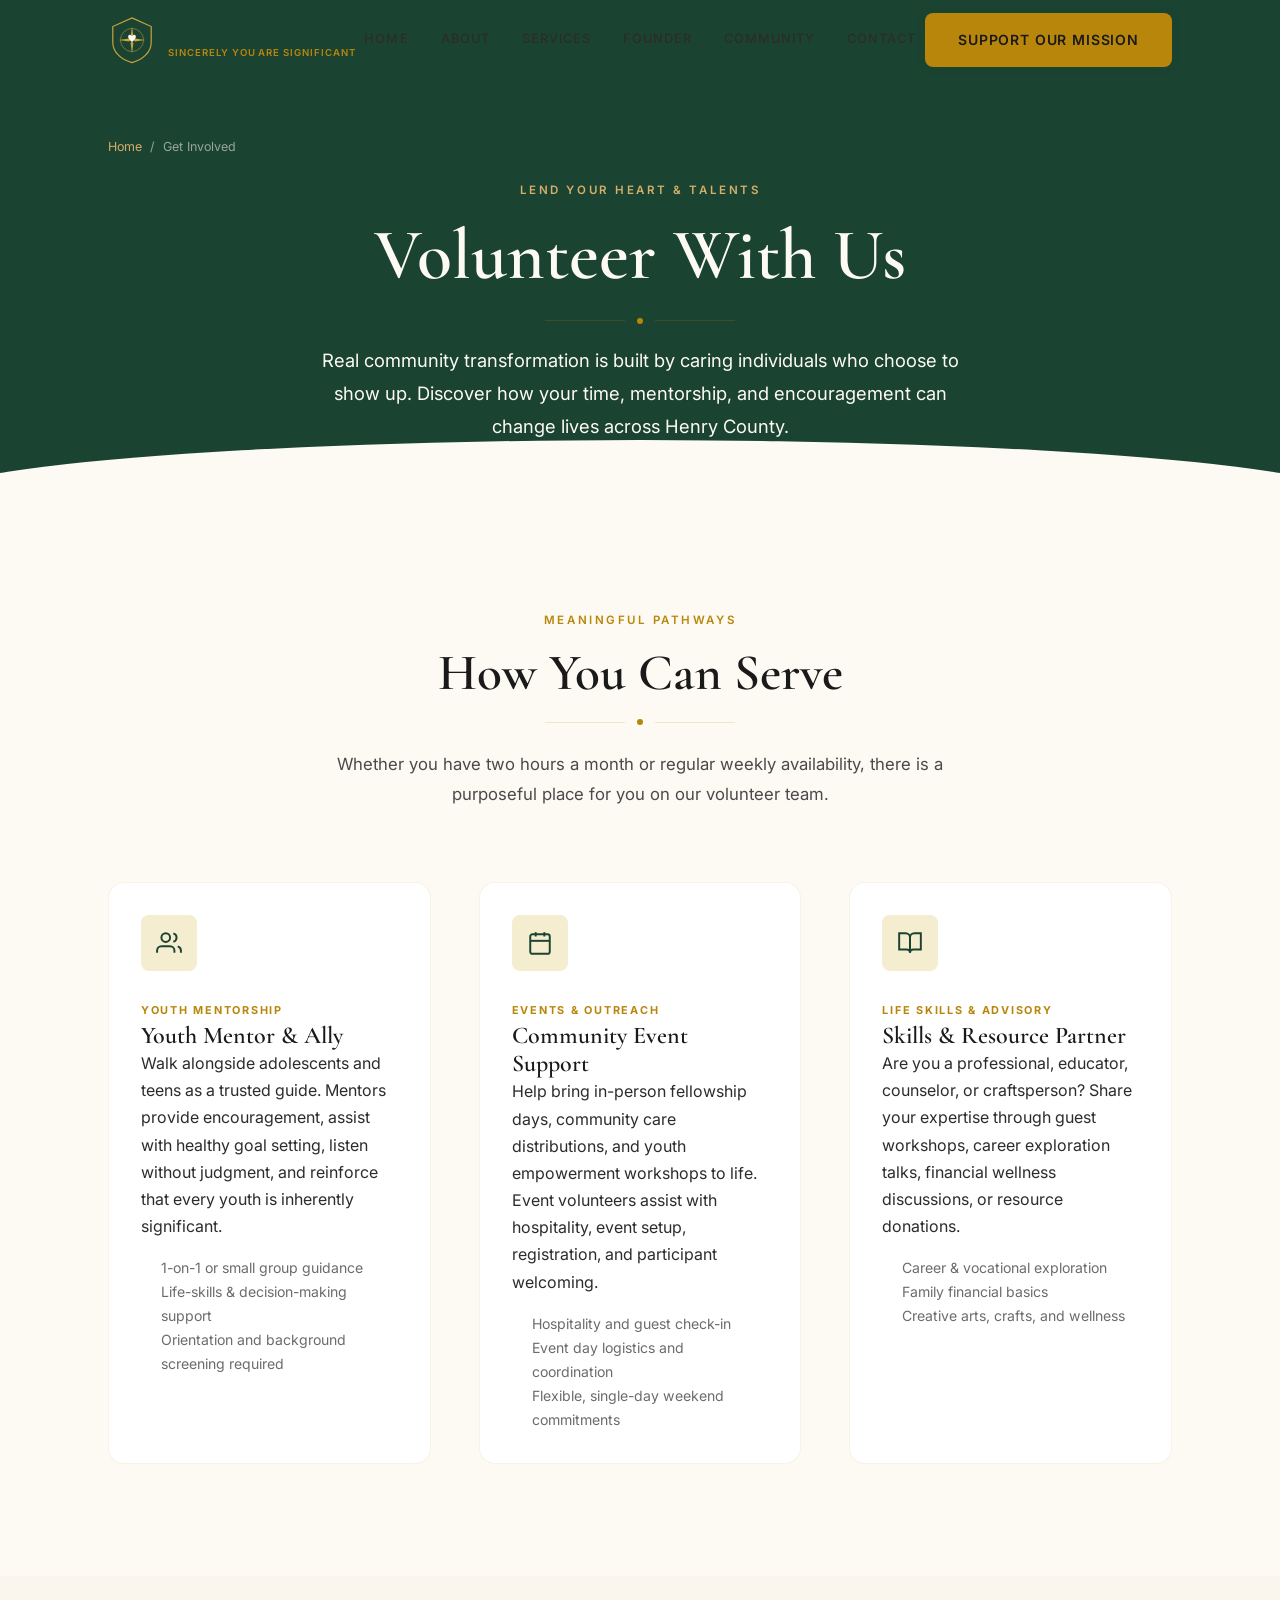
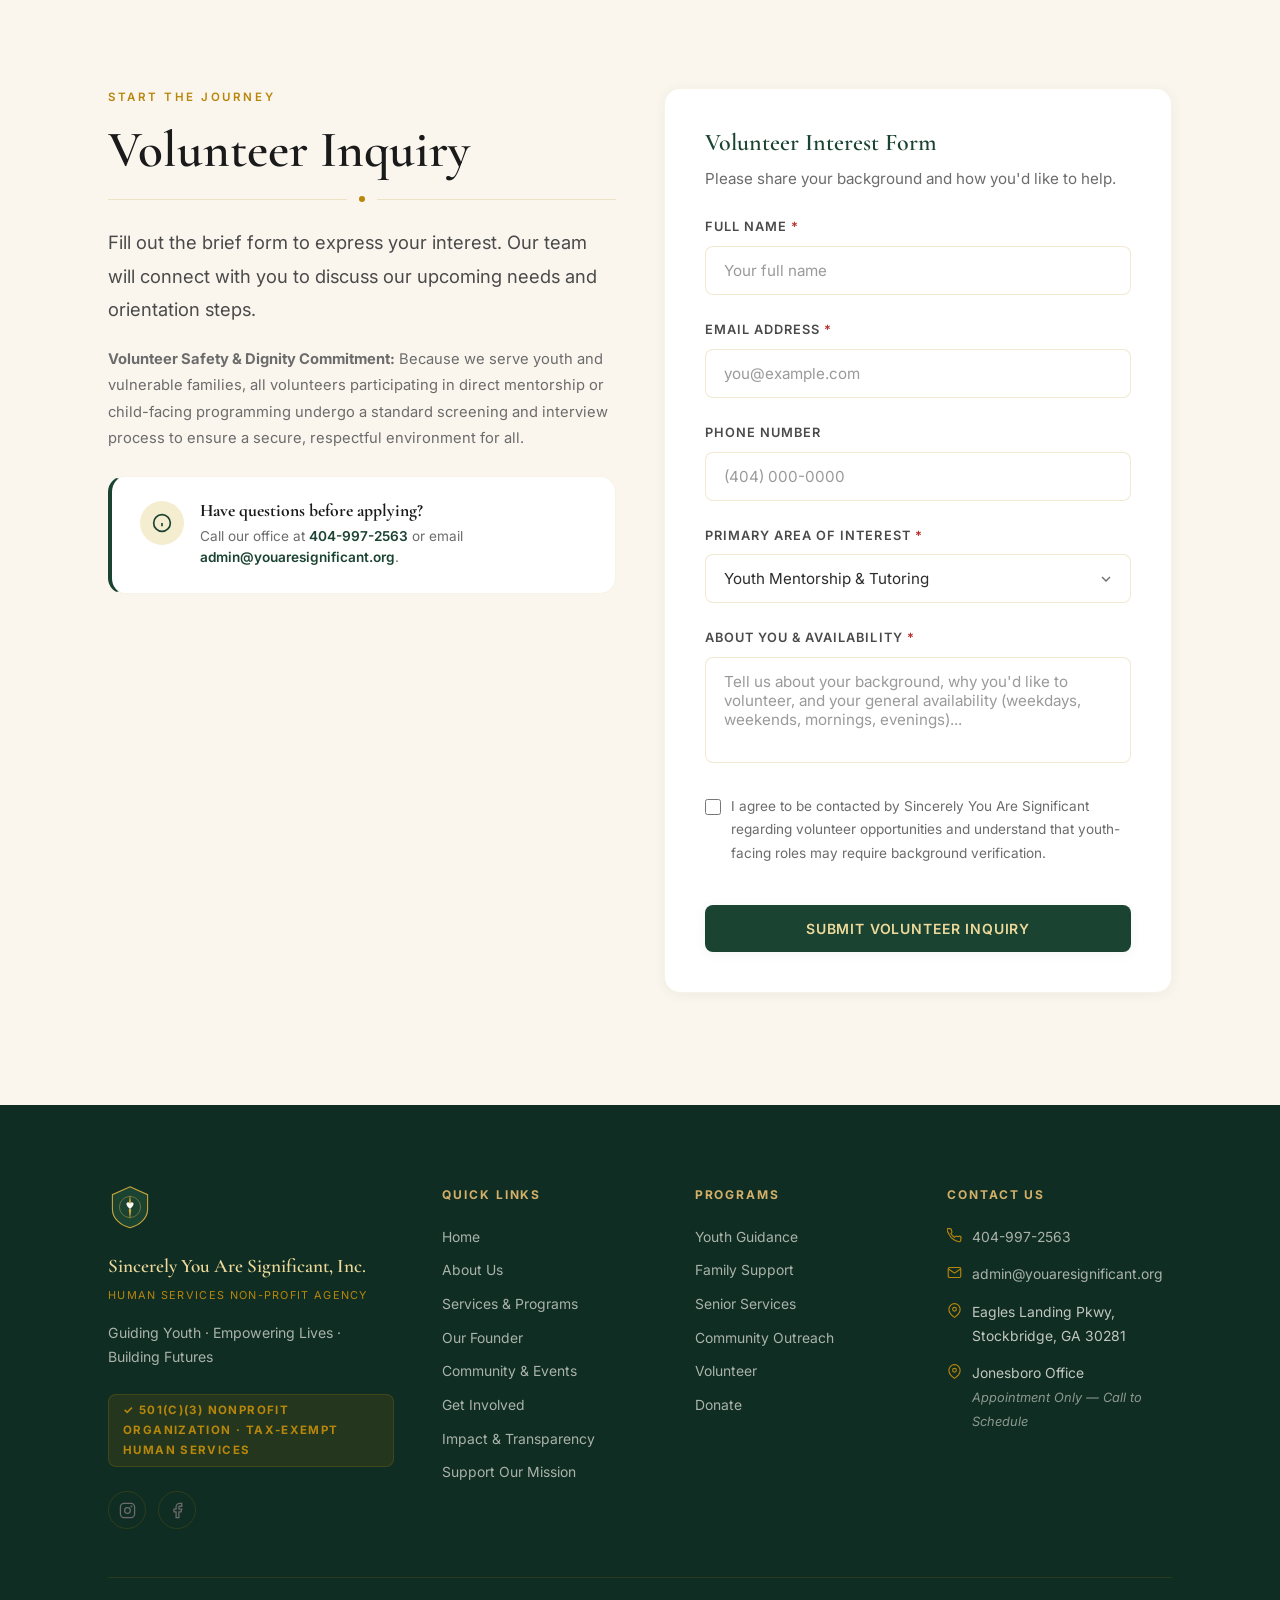
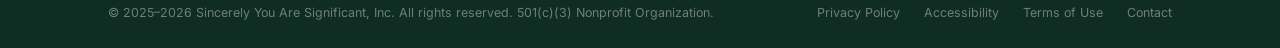
<file: volunteer.html>
<!DOCTYPE html>
<html lang="en">
<head>
  <meta charset="UTF-8" />
  <meta name="viewport" content="width=device-width, initial-scale=1.0" />
  <title>Volunteer &amp; Get Involved | Sincerely You Are Significant, Inc.</title>
  <meta name="description" content="Discover meaningful volunteer opportunities with Sincerely You Are Significant, Inc. in Stockbridge and Henry County, GA. Support youth mentorship, community events, and family care." />
  <meta name="keywords" content="volunteer Stockbridge GA, youth mentor Henry County, nonprofit volunteer Georgia, community outreach volunteer" />
  <link rel="canonical" href="https://youaresignificant.org/volunteer" />
  
  <!-- Open Graph / Social Media -->
  <meta property="og:title" content="Volunteer &amp; Get Involved | Sincerely You Are Significant, Inc." />
  <meta property="og:description" content="Join our compassionate team of community volunteers. Empower youth, strengthen families, and uplift our Georgia neighbors." />
  <meta property="og:type" content="website" />
  <meta property="og:url" content="https://youaresignificant.org/volunteer" />
  <meta property="og:image" content="https://youaresignificant.org/images/community_gathering.png" />
  <meta name="twitter:card" content="summary_large_image" />

  <link rel="stylesheet" href="css/main.css" />
  <link rel="icon" type="image/svg+xml" href="images/favicon.svg" />

  <script type="application/ld+json">
  {
    "@context": "https://schema.org",
    "@type": "WebPage",
    "name": "Volunteer & Get Involved — Sincerely You Are Significant, Inc.",
    "url": "https://youaresignificant.org/volunteer",
    "description": "Volunteer pathways including youth mentorship, community event assistance, and life-skills coaching.",
    "publisher": {
      "@type": "NonprofitOrganization",
      "name": "Sincerely You Are Significant, Inc.",
      "url": "https://youaresignificant.org",
      "telephone": "404-997-2563"
    }
  }
  </script>
</head>
<body>

<a href="#volunteer-main" class="skip-link">Skip to main content</a>

<!-- ======================== NAVIGATION ======================== -->
<nav class="nav" id="mainNav" role="navigation" aria-label="Main navigation">
  <div class="nav__inner">
    <a href="index.html" class="nav__logo" aria-label="Sincerely You Are Significant — Home">
      <svg class="nav__logo-mark" viewBox="0 0 100 100" fill="none" xmlns="http://www.w3.org/2000/svg" aria-hidden="true">
        <path d="M50 4 L90 22 L90 55 C90 75 72 92 50 97 C28 92 10 75 10 55 L10 22 Z" fill="#1B4332" stroke="#C9A43A" stroke-width="2.5"/>
        <circle cx="50" cy="50" r="24" fill="none" stroke="#C9A43A" stroke-width="1.5" opacity="0.7"/>
        <polygon points="50,22 53,44 50,47 47,44" fill="#C9A43A"/>
        <polygon points="50,78 53,56 50,53 47,56" fill="#C9A43A"/>
        <polygon points="22,50 44,47 47,50 44,53" fill="#C9A43A"/>
        <polygon points="78,50 56,47 53,50 56,53" fill="#C9A43A"/>
        <path d="M50 54 C50 54 42 48 42 43 C42 40 44.5 38 47 39.5 C48.5 40.5 50 42 50 42 C50 42 51.5 40.5 53 39.5 C55.5 38 58 40 58 43 C58 48 50 54 50 54Z" fill="#FDFAF4"/>
      </svg>
      <div class="nav__logo-text">
        <span class="nav__logo-abbr">SYS</span>
        <span class="nav__logo-full">Sincerely You Are Significant</span>
      </div>
    </a>

    <div class="nav__links" role="menubar">
      <a href="index.html" class="nav__link" role="menuitem">Home</a>
      <a href="about.html" class="nav__link" role="menuitem">About</a>
      <a href="services.html" class="nav__link" role="menuitem">Services</a>
      <a href="founder.html" class="nav__link" role="menuitem">Founder</a>
      <a href="community.html" class="nav__link" role="menuitem">Community</a>
      <a href="contact.html" class="nav__link" role="menuitem">Contact</a>
    </div>

    <div class="nav__cta">
      <a href="support.html" class="btn btn--gold" id="navDonateBtn">Support Our Mission</a>
      <button class="nav__hamburger" id="hamburger" aria-label="Toggle navigation menu" aria-expanded="false" aria-controls="mobileNav">
        <span></span><span></span><span></span>
      </button>
    </div>
  </div>
</nav>

<!-- Mobile Nav -->
<div class="nav__overlay" id="navOverlay" aria-hidden="true"></div>
<nav class="nav__mobile" id="mobileNav" aria-label="Mobile navigation" aria-hidden="true">
  <a href="index.html" class="nav__mobile-link">Home</a>
  <a href="about.html" class="nav__mobile-link">About Us</a>
  <a href="services.html" class="nav__mobile-link">Services &amp; Programs</a>
  <a href="founder.html" class="nav__mobile-link">Our Founder</a>
  <a href="community.html" class="nav__mobile-link">Community &amp; Events</a>
  <a href="volunteer.html" class="nav__mobile-link active">Get Involved</a>
  <a href="contact.html" class="nav__mobile-link">Get Support</a>
  <div class="nav__mobile-cta">
    <a href="support.html" class="btn btn--gold" style="width:100%;justify-content:center;">Support Our Mission</a>
    <a href="contact.html" class="btn btn--outline" style="width:100%;justify-content:center;margin-top:0.75rem;">Contact Us</a>
  </div>
</nav>

<!-- ======================== PAGE HERO ======================== -->
<header class="page-hero" role="banner">
  <div class="container text-center">
    <nav class="breadcrumb" aria-label="Breadcrumb">
      <a href="index.html">Home</a>
      <span>/</span>
      <span aria-current="page">Get Involved</span>
    </nav>
    <span class="eyebrow" style="color:var(--gold-light);">Lend Your Heart &amp; Talents</span>
    <h1>Volunteer With Us</h1>
    <div class="divider centered" style="margin:1.25rem auto;">
      <div class="divider__line"></div>
      <div class="divider__dot"></div>
      <div class="divider__line"></div>
    </div>
    <p class="lead" style="max-width:640px;margin:0 auto;color:var(--cream);">
      Real community transformation is built by caring individuals who choose to show up. Discover how your time, mentorship, and encouragement can change lives across Henry County.
    </p>
  </div>
</header>

<!-- ======================== VOLUNTEER PATHWAYS ======================== -->
<main id="volunteer-main">
  <section class="section bg-cream">
    <div class="container">
      <div class="section-header centered fade-up">
        <span class="eyebrow">Meaningful Pathways</span>
        <h2>How You Can Serve</h2>
        <div class="divider centered">
          <div class="divider__line"></div>
          <div class="divider__dot"></div>
          <div class="divider__line"></div>
        </div>
        <p>Whether you have two hours a month or regular weekly availability, there is a purposeful place for you on our volunteer team.</p>
      </div>

      <div class="grid-3 stagger" role="list">
        <!-- Role 1 -->
        <article class="card" role="listitem">
          <div class="value-card__icon" aria-hidden="true">
            <svg viewBox="0 0 24 24" fill="none" stroke="currentColor" stroke-width="1.8"><path d="M17 21v-2a4 4 0 00-4-4H5a4 4 0 00-4 4v2"/><circle cx="9" cy="7" r="4"/><path d="M23 21v-2a4 4 0 00-3-3.87"/><path d="M16 3.13a4 4 0 010 7.75"/></svg>
          </div>
          <span class="service-card__tag">Youth Mentorship</span>
          <h4>Youth Mentor &amp; Ally</h4>
          <p>
            Walk alongside adolescents and teens as a trusted guide. Mentors provide encouragement, assist with healthy goal setting, listen without judgment, and reinforce that every youth is inherently significant.
          </p>
          <ul style="margin:1rem 0 0 1.25rem;font-size:0.88rem;color:var(--text-light);line-height:1.7;">
            <li>1-on-1 or small group guidance</li>
            <li>Life-skills &amp; decision-making support</li>
            <li>Orientation and background screening required</li>
          </ul>
        </article>

        <!-- Role 2 -->
        <article class="card" role="listitem">
          <div class="value-card__icon" aria-hidden="true">
            <svg viewBox="0 0 24 24" fill="none" stroke="currentColor" stroke-width="1.8"><rect x="3" y="4" width="18" height="18" rx="2" ry="2"/><line x1="16" y1="2" x2="16" y2="6"/><line x1="8" y1="2" x2="8" y2="6"/><line x1="3" y1="10" x2="21" y2="10"/></svg>
          </div>
          <span class="service-card__tag">Events &amp; Outreach</span>
          <h4>Community Event Support</h4>
          <p>
            Help bring in-person fellowship days, community care distributions, and youth empowerment workshops to life. Event volunteers assist with hospitality, event setup, registration, and participant welcoming.
          </p>
          <ul style="margin:1rem 0 0 1.25rem;font-size:0.88rem;color:var(--text-light);line-height:1.7;">
            <li>Hospitality and guest check-in</li>
            <li>Event day logistics and coordination</li>
            <li>Flexible, single-day weekend commitments</li>
          </ul>
        </article>

        <!-- Role 3 -->
        <article class="card" role="listitem">
          <div class="value-card__icon" aria-hidden="true">
            <svg viewBox="0 0 24 24" fill="none" stroke="currentColor" stroke-width="1.8"><path d="M2 3h6a4 4 0 0 1 4 4v14a3 3 0 0 0-3-3H2z"/><path d="M22 3h-6a4 4 0 0 0-4 4v14a3 3 0 0 1 3-3h7z"/></svg>
          </div>
          <span class="service-card__tag">Life Skills &amp; Advisory</span>
          <h4>Skills &amp; Resource Partner</h4>
          <p>
            Are you a professional, educator, counselor, or craftsperson? Share your expertise through guest workshops, career exploration talks, financial wellness discussions, or resource donations.
          </p>
          <ul style="margin:1rem 0 0 1.25rem;font-size:0.88rem;color:var(--text-light);line-height:1.7;">
            <li>Career &amp; vocational exploration</li>
            <li>Family financial basics</li>
            <li>Creative arts, crafts, and wellness</li>
          </ul>
        </article>
      </div>
    </div>
  </section>

  <!-- ======================== APPLICATION FORM ======================== -->
  <section class="section bg-ivory" id="volunteer-form">
    <div class="container">
      <div class="grid-2" style="align-items:start;">
        <div class="fade-up">
          <span class="eyebrow">Start the Journey</span>
          <h2>Volunteer Inquiry</h2>
          <div class="divider">
            <div class="divider__line"></div>
            <div class="divider__dot"></div>
            <div class="divider__line"></div>
          </div>
          <p class="lead" style="margin-bottom:1.25rem;">
            Fill out the brief form to express your interest. Our team will connect with you to discuss our upcoming needs and orientation steps.
          </p>
          <p style="color:var(--text-light);font-size:0.92rem;line-height:1.8;margin-bottom:1.5rem;">
            <strong>Volunteer Safety &amp; Dignity Commitment:</strong> Because we serve youth and vulnerable families, all volunteers participating in direct mentorship or child-facing programming undergo a standard screening and interview process to ensure a secure, respectful environment for all.
          </p>
          <div class="crisis-card" style="margin-top:1.5rem;">
            <div class="crisis-card__icon" aria-hidden="true">
              <svg viewBox="0 0 24 24" fill="none" stroke="currentColor" stroke-width="2"><circle cx="12" cy="12" r="10"/><path d="M12 16v-4"/><path d="M12 8h.01"/></svg>
            </div>
            <div class="crisis-card__body">
              <h3 class="crisis-card__title">Have questions before applying?</h3>
              <p class="crisis-card__desc">
                Call our office at <a href="tel:4049972563" style="color:var(--forest);font-weight:600;">404-997-2563</a> or email <a href="mailto:admin@youaresignificant.org" style="color:var(--forest);font-weight:600;">admin@youaresignificant.org</a>.
              </p>
            </div>
          </div>
        </div>

        <div class="volunteer-form fade-in">
          <h3>Volunteer Interest Form</h3>
          <p>Please share your background and how you'd like to help.</p>

          <form id="volunteerForm" novalidate>
            <!-- Anti-spam: Honeypot & Timestamp Token -->
            <div style="display:none;" aria-hidden="true">
              <input type="text" name="hp_field" tabindex="-1" autocomplete="off" />
              <input type="hidden" name="form_ts" />
            </div>

            <div class="form-group">
              <label for="volName" class="form-label">Full Name <span style="color:#b82b2b;">*</span></label>
              <input type="text" id="volName" name="name" class="form-control" required placeholder="Your full name" autocomplete="name" />
              <div class="form-error"></div>
            </div>

            <div class="form-group">
              <label for="volEmail" class="form-label">Email Address <span style="color:#b82b2b;">*</span></label>
              <input type="email" id="volEmail" name="email" class="form-control" required placeholder="you@example.com" autocomplete="email" />
              <div class="form-error"></div>
            </div>

            <div class="form-group">
              <label for="volPhone" class="form-label">Phone Number</label>
              <input type="tel" id="volPhone" name="phone" class="form-control" placeholder="(404) 000-0000" autocomplete="tel" />
              <div class="form-error"></div>
            </div>

            <div class="form-group">
              <label for="volInquiry" class="form-label">Primary Area of Interest <span style="color:#b82b2b;">*</span></label>
              <select id="volInquiry" name="inquiry" class="form-control" required>
                <option value="Youth Mentorship">Youth Mentorship &amp; Tutoring</option>
                <option value="Community Event Support">Community Event &amp; Fellowship Support</option>
                <option value="Senior Support">Senior Outreach &amp; Companionship</option>
                <option value="Skills Workshop">Life Skills &amp; Workshop Facilitation</option>
                <option value="General Volunteer">General Volunteer / Where Most Needed</option>
              </select>
              <div class="form-error"></div>
            </div>

            <div class="form-group">
              <label for="volMessage" class="form-label">About You &amp; Availability <span style="color:#b82b2b;">*</span></label>
              <textarea id="volMessage" name="message" class="form-control" rows="4" required placeholder="Tell us about your background, why you'd like to volunteer, and your general availability (weekdays, weekends, mornings, evenings)..."></textarea>
              <div class="form-error"></div>
            </div>

            <div class="form-group">
              <div class="form-check" style="display:flex;align-items:flex-start;gap:0.65rem;font-size:0.85rem;color:var(--text-light);">
                <input type="checkbox" id="volunteerConsent" name="consent" required style="margin-top:0.25rem;cursor:pointer;" />
                <label for="volunteerConsent" style="cursor:pointer;flex:1;">I agree to be contacted by Sincerely You Are Significant regarding volunteer opportunities and understand that youth-facing roles may require background verification.</label>
              </div>
              <div class="form-error" role="alert"></div>
            </div>

            <button type="submit" class="btn btn--primary" style="width:100%;justify-content:center;margin-top:1rem;">
              Submit Volunteer Inquiry
            </button>
          </form>

          <div id="volunteerSuccess" class="form-success" style="display:none;margin-top:1.5rem;" role="status" aria-live="polite">
            <div style="width:50px;height:50px;border-radius:50%;background:rgba(27,67,50,0.1);display:flex;align-items:center;justify-content:center;margin:0 auto 1rem;">
              <svg width="24" height="24" viewBox="0 0 24 24" fill="none" stroke="#1B4332" stroke-width="2.5"><polyline points="20 6 9 17 4 12"/></svg>
            </div>
            <h4 style="color:var(--forest);margin-bottom:0.5rem;font-size:1.4rem;">Inquiry Received!</h4>
            <div style="background:var(--cream);border:1px dashed var(--gold);padding:0.75rem 1rem;border-radius:var(--radius);margin-bottom:1rem;font-family:monospace;font-size:0.92rem;color:var(--forest);font-weight:600;text-align:center;">
              Volunteer Application ID: <span class="reference-id" style="color:var(--forest);letter-spacing:0.04em;">SYS-CONFIRMED</span>
            </div>
            <div class="delivery-status-note" style="display:none;background:var(--ivory);padding:0.85rem 1.25rem;border-radius:var(--radius);border:1px solid var(--border-light);margin-bottom:1rem;font-size:0.88rem;color:var(--text);line-height:1.7;"></div>
            <p style="font-size:0.92rem;color:var(--text-mid);line-height:1.7;">
              Thank you for your willingness to serve. A representative from Sincerely You Are Significant will review your submission and reach out with next steps.
            </p>
          </div>
        </div>
      </div>
    </div>
  </section>
</main>

<!-- ======================== FOOTER ======================== -->
<footer class="footer" role="contentinfo">
  <div class="container">
    <div class="footer__grid">
      <!-- Brand -->
      <div>
        <a href="index.html" aria-label="SYS Home">
          <svg width="44" height="44" viewBox="0 0 100 100" fill="none" xmlns="http://www.w3.org/2000/svg" aria-hidden="true">
            <path d="M50 4 L90 22 L90 55 C90 75 72 92 50 97 C28 92 10 75 10 55 L10 22 Z" fill="#1B4332" stroke="#C9A43A" stroke-width="2.5"/>
            <circle cx="50" cy="50" r="24" fill="none" stroke="#C9A43A" stroke-width="1.5" opacity="0.7"/>
            <polygon points="50,22 53,44 50,47 47,44" fill="#C9A43A"/>
            <polygon points="50,78 53,56 50,53 47,56" fill="#C9A43A"/>
            <path d="M50 54 C50 54 42 48 42 43 C42 40 44.5 38 47 39.5 C48.5 40.5 50 42 50 42 C50 42 51.5 40.5 53 39.5 C55.5 38 58 40 58 43 C58 48 50 54 50 54Z" fill="#FDFAF4"/>
          </svg>
        </a>
        <p class="footer__brand-name">Sincerely You Are Significant, Inc.</p>
        <p class="footer__brand-sub">Human Services Non-Profit Agency</p>
        <p class="footer__tagline">Guiding Youth · Empowering Lives · Building Futures</p>
        <span class="footer__501">✓ 501(c)(3) Nonprofit Organization · Tax-Exempt Human Services</span>
        <div class="social-links" style="margin-top:1.5rem;">
          <a href="https://www.instagram.com/thesysorg" target="_blank" rel="noopener" class="social-link" aria-label="Follow us on Instagram @theSYSorg">
            <svg viewBox="0 0 24 24" fill="none" stroke="currentColor" stroke-width="1.8"><rect x="2" y="2" width="20" height="20" rx="5" ry="5"/><circle cx="12" cy="12" r="4"/><circle cx="17.5" cy="6.5" r="0.5" fill="currentColor"/></svg>
          </a>
          <a href="https://www.facebook.com/profile.php?id=61594629771230" target="_blank" rel="noopener" class="social-link" aria-label="Follow us on Facebook">
            <svg viewBox="0 0 24 24" fill="none" stroke="currentColor" stroke-width="1.8"><path d="M18 2h-3a5 5 0 00-5 5v3H7v4h3v8h4v-8h3l1-4h-4V7a1 1 0 011-1h3z"/></svg>
          </a>
        </div>
      </div>

      <!-- Quick Links -->
      <div>
        <p class="footer__col-title">Quick Links</p>
        <ul class="footer__links">
          <li><a href="index.html">Home</a></li>
          <li><a href="about.html">About Us</a></li>
          <li><a href="services.html">Services &amp; Programs</a></li>
          <li><a href="founder.html">Our Founder</a></li>
          <li><a href="community.html">Community &amp; Events</a></li>
          <li><a href="volunteer.html">Get Involved</a></li>
          <li><a href="impact.html">Impact &amp; Transparency</a></li>
          <li><a href="support.html">Support Our Mission</a></li>
        </ul>
      </div>

      <!-- Services -->
      <div>
        <p class="footer__col-title">Programs</p>
        <ul class="footer__links">
          <li><a href="services.html#youth">Youth Guidance</a></li>
          <li><a href="services.html#families">Family Support</a></li>
          <li><a href="services.html#seniors">Senior Services</a></li>
          <li><a href="services.html#community">Community Outreach</a></li>
          <li><a href="volunteer.html">Volunteer</a></li>
          <li><a href="support.html">Donate</a></li>
        </ul>
      </div>

      <!-- Contact -->
      <div>
        <p class="footer__col-title">Contact Us</p>
        <div class="footer__contact-item">
          <svg viewBox="0 0 24 24" fill="none" stroke="currentColor" stroke-width="1.8"><path d="M22 16.92v3a2 2 0 01-2.18 2 19.79 19.79 0 01-8.63-3.07A19.5 19.5 0 013.07 9.81a19.79 19.79 0 01-3.07-8.64A2 2 0 012 1h3a2 2 0 012 1.72c.127.96.361 1.903.7 2.81a2 2 0 01-.45 2.11L6.09 8.91a16 16 0 006 6l1.27-1.27a2 2 0 012.11-.45c.907.339 1.85.573 2.81.7A2 2 0 0122 16.92z"/></svg>
          <a href="tel:4049972563">404-997-2563</a>
        </div>
        <div class="footer__contact-item">
          <svg viewBox="0 0 24 24" fill="none" stroke="currentColor" stroke-width="1.8"><path d="M4 4h16c1.1 0 2 .9 2 2v12c0 1.1-.9 2-2 2H4c-1.1 0-2-.9-2-2V6c0-1.1.9-2 2-2z"/><polyline points="22,6 12,13 2,6"/></svg>
          <a href="mailto:admin@youaresignificant.org">admin@youaresignificant.org</a>
        </div>
        <div class="footer__contact-item">
          <svg viewBox="0 0 24 24" fill="none" stroke="currentColor" stroke-width="1.8"><path d="M21 10c0 7-9 13-9 13s-9-6-9-13a9 9 0 0118 0z"/><circle cx="12" cy="10" r="3"/></svg>
          <span>Eagles Landing Pkwy,<br>Stockbridge, GA 30281</span>
        </div>
        <div class="footer__contact-item">
          <svg viewBox="0 0 24 24" fill="none" stroke="currentColor" stroke-width="1.8"><path d="M21 10c0 7-9 13-9 13s-9-6-9-13a9 9 0 0118 0z"/><circle cx="12" cy="10" r="3"/></svg>
          <span>Jonesboro Office<br><em style="font-size:0.8rem;opacity:0.7;">Appointment Only — Call to Schedule</em></span>
        </div>
      </div>
    </div>

    <div class="footer__bottom">
      <p class="footer__copy">
        &copy; 2025–2026 Sincerely You Are Significant, Inc. All rights reserved. 501(c)(3) Nonprofit Organization.
      </p>
      <div class="footer__legal">
        <a href="privacy.html">Privacy Policy</a>
        <a href="privacy.html#accessibility">Accessibility</a>
        <a href="terms.html">Terms of Use</a>
        <a href="contact.html">Contact</a>
      </div>
    </div>
  </div>
</footer>

<script src="js/config.js"></script>
<script src="js/main.js"></script>
</body>
</html>
</file>
<file: css/main.css>
/* ============================================================
   SINCERELY YOU ARE SIGNIFICANT, INC. — Main Stylesheet
   Design System: Forest Green, Champagne Gold, Ivory Cream
   ============================================================ */

@import url('https://fonts.googleapis.com/css2?family=Cormorant+Garamond:ital,wght@0,300;0,400;0,500;0,600;0,700;1,400;1,500&family=Inter:wght@300;400;500;600&family=Dancing+Script:wght@400;500;600;700&display=swap');

/* ---- Design Tokens ---- */
:root {
  --forest:        #1B4332;
  --forest-dark:   #0F2D22;
  --forest-mid:    #245C42;
  --forest-light:  #2D6A4F;
  --gold:          #B8860B;
  --gold-bright:   #C9A43A;
  --gold-light:    #D4AF6A;
  --gold-pale:     #EDD99A;
  --gold-wash:     #F5EDCF;
  --cream:         #FDFAF4;
  --ivory:         #FAF6EE;
  --warm-white:    #FFFFFF;
  --beige:         #F2E8D5;
  --beige-mid:     #E8D9BC;
  --charcoal:      #1A1A1A;
  --text:          #2C2C2C;
  --text-mid:      #4A4A4A;
  --text-light:    #6C6C6C;
  --text-lighter:  #9A9A9A;
  --border:        rgba(184,134,11,0.18);
  --border-light:  rgba(184,134,11,0.10);
  --shadow-sm:     0 2px 12px rgba(27,67,50,0.06);
  --shadow-md:     0 6px 30px rgba(27,67,50,0.10);
  --shadow-lg:     0 16px 60px rgba(27,67,50,0.14);
  --radius-sm:     4px;
  --radius:        8px;
  --radius-lg:     16px;
  --radius-xl:     24px;
  --transition:    0.28s cubic-bezier(0.4, 0, 0.2, 1);
  --transition-slow: 0.55s cubic-bezier(0.4, 0, 0.2, 1);
  --nav-height:    80px;
  --container:     1160px;
  --gap:           clamp(1.5rem, 4vw, 3rem);
}

/* ---- Reset & Base ---- */
*, *::before, *::after { box-sizing: border-box; margin: 0; padding: 0; }

html {
  scroll-behavior: smooth;
  font-size: 16px;
  -webkit-text-size-adjust: 100%;
}

body {
  font-family: 'Inter', system-ui, sans-serif;
  background-color: var(--cream);
  color: var(--text);
  line-height: 1.7;
  overflow-x: hidden;
  -webkit-font-smoothing: antialiased;
  -moz-osx-font-smoothing: grayscale;
}

img {
  max-width: 100%;
  height: auto;
  display: block;
}

a {
  color: inherit;
  text-decoration: none;
}

ul { list-style: none; }

button {
  cursor: pointer;
  border: none;
  background: none;
  font-family: inherit;
}

input, textarea, select {
  font-family: inherit;
  font-size: 1rem;
}

/* ---- Focus Styles ---- */
:focus-visible {
  outline: 2px solid var(--gold);
  outline-offset: 3px;
  border-radius: var(--radius-sm);
}

/* ---- Typography ---- */
h1, h2, h3, h4, h5, h6 {
  font-family: 'Cormorant Garamond', Georgia, serif;
  line-height: 1.18;
  font-weight: 600;
  color: var(--charcoal);
}

h1 { font-size: clamp(2.5rem, 6vw, 4.5rem); }
h2 { font-size: clamp(2rem, 4.5vw, 3.2rem); }
h3 { font-size: clamp(1.5rem, 3vw, 2rem); }
h4 { font-size: clamp(1.2rem, 2.5vw, 1.5rem); }
h5 { font-size: 1.1rem; }

.script {
  font-family: 'Dancing Script', cursive;
  font-weight: 600;
  color: var(--gold);
}

.eyebrow {
  font-size: 0.72rem;
  font-weight: 600;
  letter-spacing: 0.22em;
  text-transform: uppercase;
  color: var(--gold);
  display: block;
  margin-bottom: 0.75rem;
}

.lead {
  font-size: clamp(1rem, 2vw, 1.15rem);
  color: var(--text-mid);
  line-height: 1.8;
}

/* ---- Layout ---- */
.container {
  max-width: var(--container);
  margin: 0 auto;
  padding: 0 clamp(1.25rem, 5vw, 3rem);
}

.section {
  padding: clamp(4rem, 10vw, 7rem) 0;
}

.section--sm {
  padding: clamp(2.5rem, 6vw, 4rem) 0;
}

.grid-2 {
  display: grid;
  grid-template-columns: 1fr 1fr;
  gap: var(--gap);
  align-items: center;
}

.grid-3 {
  display: grid;
  grid-template-columns: repeat(3, 1fr);
  gap: var(--gap);
}

.grid-4 {
  display: grid;
  grid-template-columns: repeat(4, 1fr);
  gap: var(--gap);
}

@media (max-width: 900px) {
  .grid-2 { grid-template-columns: 1fr; }
  .grid-3 { grid-template-columns: 1fr 1fr; }
  .grid-4 { grid-template-columns: 1fr 1fr; }
}

@media (max-width: 560px) {
  .grid-3, .grid-4 { grid-template-columns: 1fr; }
}

.text-center { text-align: center; }
.mx-auto { margin-left: auto; margin-right: auto; }

/* ---- Section Headers ---- */
.section-header {
  max-width: 640px;
  margin-bottom: clamp(2.5rem, 6vw, 4.5rem);
}

.section-header.centered {
  text-align: center;
  margin-left: auto;
  margin-right: auto;
}

.section-header p {
  margin-top: 1rem;
  color: var(--text-mid);
  font-size: 1.05rem;
  line-height: 1.8;
}

/* ---- Gold Divider ---- */
.divider {
  display: flex;
  align-items: center;
  gap: 0.75rem;
  margin: 1rem 0 1.5rem;
}

.divider__line {
  flex: 1;
  height: 1px;
  background: var(--border);
}

.divider__dot {
  width: 6px;
  height: 6px;
  border-radius: 50%;
  background: var(--gold);
}

.divider.centered { justify-content: center; }
.divider.centered .divider__line { max-width: 80px; }

/* ---- Buttons ---- */
.btn {
  display: inline-flex;
  align-items: center;
  gap: 0.5rem;
  padding: 0.9rem 2rem;
  border-radius: var(--radius);
  font-size: 0.875rem;
  font-weight: 600;
  letter-spacing: 0.06em;
  text-transform: uppercase;
  transition: all var(--transition);
  position: relative;
  overflow: hidden;
  white-space: nowrap;
}

.btn::after {
  content: '';
  position: absolute;
  inset: 0;
  background: rgba(255,255,255,0.08);
  opacity: 0;
  transition: opacity var(--transition);
}

.btn:hover::after { opacity: 1; }

.btn--primary {
  background: var(--forest);
  color: var(--gold-pale);
  border: 1px solid transparent;
  box-shadow: var(--shadow-sm);
}

.btn--primary:hover {
  background: var(--forest-dark);
  transform: translateY(-1px);
  box-shadow: var(--shadow-md);
}

.btn--gold {
  background: var(--gold);
  color: var(--charcoal);
  border: 1px solid transparent;
  box-shadow: var(--shadow-sm);
}

.btn--gold:hover {
  background: var(--gold-bright);
  transform: translateY(-1px);
  box-shadow: var(--shadow-md);
}

.btn--outline {
  background: transparent;
  color: var(--forest);
  border: 1.5px solid var(--forest);
}

.btn--outline:hover {
  background: var(--forest);
  color: var(--gold-pale);
  transform: translateY(-1px);
}

.btn--outline-gold {
  background: transparent;
  color: var(--gold);
  border: 1.5px solid var(--gold);
}

.btn--outline-gold:hover {
  background: var(--gold);
  color: var(--charcoal);
}

.btn--outline-light {
  background: transparent;
  color: var(--cream);
  border: 1.5px solid rgba(253,250,244,0.45);
}

.btn--outline-light:hover {
  background: rgba(253,250,244,0.12);
  border-color: rgba(253,250,244,0.7);
}

.btn-group {
  display: flex;
  gap: 1rem;
  flex-wrap: wrap;
  align-items: center;
}

/* ---- Navigation ---- */
.nav {
  position: fixed;
  top: 0;
  left: 0;
  right: 0;
  z-index: 1000;
  height: var(--nav-height);
  display: flex;
  align-items: center;
  transition: background var(--transition), box-shadow var(--transition), height var(--transition);
}

.nav--transparent {
  background: transparent;
}

.nav--scrolled {
  background: rgba(253,250,244,0.96);
  backdrop-filter: blur(12px);
  -webkit-backdrop-filter: blur(12px);
  box-shadow: 0 1px 0 var(--border), var(--shadow-sm);
  height: 68px;
}

.nav__inner {
  display: flex;
  align-items: center;
  justify-content: space-between;
  width: 100%;
  max-width: var(--container);
  margin: 0 auto;
  padding: 0 clamp(1.25rem, 5vw, 3rem);
}

.nav__logo {
  display: flex;
  align-items: center;
  gap: 0.75rem;
  flex-shrink: 0;
}

.nav__logo-mark {
  width: 48px;
  height: 48px;
  transition: transform var(--transition);
}

.nav__logo:hover .nav__logo-mark {
  transform: scale(1.04);
}

.nav__logo-text {
  display: flex;
  flex-direction: column;
  line-height: 1.2;
}

.nav__logo-abbr {
  font-family: 'Cormorant Garamond', serif;
  font-size: 1.35rem;
  font-weight: 700;
  letter-spacing: 0.05em;
  color: var(--forest);
  transition: color var(--transition);
}

.nav__logo-full {
  font-size: 0.6rem;
  letter-spacing: 0.1em;
  text-transform: uppercase;
  color: var(--gold);
  font-weight: 600;
}

.nav--transparent .nav__logo-abbr { color: var(--cream); }
.nav--transparent .nav__logo-full { color: var(--gold-light); }

.nav__links {
  display: flex;
  align-items: center;
  gap: clamp(1.25rem, 2.5vw, 2rem);
}

.nav__link {
  font-size: 0.8rem;
  font-weight: 500;
  letter-spacing: 0.08em;
  text-transform: uppercase;
  color: var(--text);
  transition: color var(--transition);
  position: relative;
  padding-bottom: 2px;
}

.nav__link::after {
  content: '';
  position: absolute;
  bottom: 0;
  left: 0;
  right: 100%;
  height: 1px;
  background: var(--gold);
  transition: right var(--transition);
}

.nav__link:hover::after,
.nav__link.active::after { right: 0; }

.nav__link:hover { color: var(--forest); }

.nav--transparent .nav__link { color: rgba(253,250,244,0.88); }
.nav--transparent .nav__link:hover { color: var(--cream); }

.nav__cta {
  display: flex;
  align-items: center;
  gap: 0.875rem;
}

.nav__hamburger {
  display: none;
  flex-direction: column;
  gap: 5px;
  width: 28px;
  padding: 4px 0;
  cursor: pointer;
}

.nav__hamburger span {
  display: block;
  height: 1.5px;
  background: var(--charcoal);
  border-radius: 2px;
  transition: all var(--transition);
  transform-origin: center;
}

.nav--transparent .nav__hamburger span { background: var(--cream); }

.nav__hamburger.open span:nth-child(1) { transform: translateY(6.5px) rotate(45deg); }
.nav__hamburger.open span:nth-child(2) { opacity: 0; transform: scaleX(0); }
.nav__hamburger.open span:nth-child(3) { transform: translateY(-6.5px) rotate(-45deg); }

/* Mobile Nav */
.nav__mobile {
  display: none;
  position: fixed;
  top: 0;
  right: -100%;
  bottom: 0;
  width: min(360px, 100vw);
  background: var(--cream);
  z-index: 999;
  padding: calc(var(--nav-height) + 1.5rem) 2rem 2rem;
  flex-direction: column;
  gap: 0.25rem;
  transition: right var(--transition-slow);
  box-shadow: var(--shadow-lg);
  overflow-y: auto;
}

.nav__mobile.open { right: 0; }

.nav__mobile-link {
  display: block;
  font-size: 1.1rem;
  font-family: 'Cormorant Garamond', serif;
  font-weight: 600;
  color: var(--charcoal);
  padding: 0.875rem 0;
  border-bottom: 1px solid var(--border-light);
  transition: color var(--transition), padding-left var(--transition);
}

.nav__mobile-link:hover {
  color: var(--forest);
  padding-left: 0.5rem;
}

.nav__mobile-cta {
  margin-top: 1.5rem;
}

.nav__overlay {
  display: none;
  position: fixed;
  inset: 0;
  background: rgba(15,45,34,0.45);
  z-index: 998;
  backdrop-filter: blur(3px);
  opacity: 0;
  transition: opacity var(--transition-slow);
}

.nav__overlay.open { opacity: 1; }

@media (max-width: 1024px) {
  .nav__links { display: none; }
  .nav__cta .btn { display: none; }
  .nav__hamburger { display: flex; }
  .nav__mobile { display: flex; }
  .nav__overlay { display: block; }
}

/* ---- Hero ---- */
.hero {
  position: relative;
  min-height: 100vh;
  display: flex;
  align-items: center;
  overflow: hidden;
  background: var(--forest-dark);
}

.hero__bg {
  position: absolute;
  inset: 0;
  background-size: cover;
  background-position: center top;
  background-repeat: no-repeat;
  transform-origin: center;
  will-change: transform;
}

.hero__overlay {
  position: absolute;
  inset: 0;
  background: linear-gradient(
    135deg,
    rgba(15,45,34,0.88) 0%,
    rgba(27,67,50,0.72) 40%,
    rgba(15,45,34,0.55) 100%
  );
}

.hero__content {
  position: relative;
  z-index: 2;
  max-width: 760px;
  padding-top: var(--nav-height);
}

.hero__eyebrow {
  display: inline-flex;
  align-items: center;
  gap: 0.75rem;
  margin-bottom: 1.5rem;
}

.hero__eyebrow-text {
  font-size: 0.72rem;
  font-weight: 600;
  letter-spacing: 0.25em;
  text-transform: uppercase;
  color: var(--gold-light);
}

.hero__eyebrow-line {
  width: 40px;
  height: 1px;
  background: var(--gold-light);
}

.hero h1 {
  color: var(--cream);
  margin-bottom: 1.25rem;
  text-shadow: 0 2px 20px rgba(0,0,0,0.2);
}

.hero h1 em {
  font-style: italic;
  color: var(--gold-light);
}

.hero .lead { color: rgba(253,250,244,0.82); margin-bottom: 2.5rem; }

.hero__tagline {
  font-family: 'Dancing Script', cursive;
  font-size: clamp(1.4rem, 3vw, 2rem);
  color: var(--gold-light);
  margin-bottom: 0.5rem;
  display: block;
}

.hero__scroll {
  position: absolute;
  bottom: 2.5rem;
  left: 50%;
  transform: translateX(-50%);
  display: flex;
  flex-direction: column;
  align-items: center;
  gap: 0.5rem;
  color: rgba(253,250,244,0.5);
  font-size: 0.65rem;
  letter-spacing: 0.18em;
  text-transform: uppercase;
  animation: scrollBounce 2.5s ease-in-out infinite;
  z-index: 2;
}

.hero__scroll-arrow {
  width: 20px;
  height: 20px;
  border-right: 1.5px solid rgba(253,250,244,0.45);
  border-bottom: 1.5px solid rgba(253,250,244,0.45);
  transform: rotate(45deg);
  margin-top: 0.25rem;
}

@keyframes scrollBounce {
  0%, 100% { transform: translateX(-50%) translateY(0); }
  50% { transform: translateX(-50%) translateY(8px); }
}

/* ---- Announce Bar ---- */
.announce-bar {
  background: var(--forest);
  color: var(--gold-pale);
  text-align: center;
  padding: 0.6rem 1rem;
  font-size: 0.78rem;
  letter-spacing: 0.06em;
  font-weight: 500;
}

.announce-bar a {
  color: var(--gold-light);
  font-weight: 600;
  border-bottom: 1px solid rgba(212,175,106,0.4);
  transition: border-color var(--transition);
}

.announce-bar a:hover { border-color: var(--gold-light); }

/* ---- Cards ---- */
.card {
  background: var(--warm-white);
  border: 1px solid var(--border-light);
  border-radius: var(--radius-lg);
  padding: 2rem;
  transition: transform var(--transition), box-shadow var(--transition);
}

.card:hover {
  transform: translateY(-4px);
  box-shadow: var(--shadow-md);
}

.card--gold {
  background: linear-gradient(145deg, #FDFAF4, #F5EDCF);
  border-color: var(--border);
}

/* ---- Value Cards ---- */
.value-card {
  padding: 2.5rem 2rem;
  border-radius: var(--radius-lg);
  background: var(--warm-white);
  border: 1px solid var(--border-light);
  transition: transform var(--transition), box-shadow var(--transition), border-color var(--transition);
  position: relative;
  overflow: hidden;
}

.value-card::before {
  content: '';
  position: absolute;
  top: 0;
  left: 0;
  right: 0;
  height: 3px;
  background: linear-gradient(90deg, var(--forest), var(--gold));
  opacity: 0;
  transition: opacity var(--transition);
}

.value-card:hover::before { opacity: 1; }

.value-card:hover {
  transform: translateY(-5px);
  box-shadow: var(--shadow-lg);
  border-color: var(--border);
}

.value-card__icon {
  width: 56px;
  height: 56px;
  background: var(--gold-wash);
  border-radius: var(--radius);
  display: flex;
  align-items: center;
  justify-content: center;
  margin-bottom: 1.5rem;
  transition: background var(--transition);
}

.value-card:hover .value-card__icon {
  background: linear-gradient(135deg, var(--forest), var(--forest-light));
}

.value-card:hover .value-card__icon svg {
  stroke: var(--gold-light);
}

.value-card__icon svg {
  width: 26px;
  height: 26px;
  stroke: var(--forest);
  transition: stroke var(--transition);
}

.value-card h4 {
  margin-bottom: 0.625rem;
  font-size: 1.2rem;
  font-family: 'Cormorant Garamond', serif;
}

.value-card p {
  font-size: 0.92rem;
  color: var(--text-light);
  line-height: 1.75;
}

/* ---- Image Blocks ---- */
.img-frame {
  position: relative;
  border-radius: var(--radius-lg);
  overflow: hidden;
}

.img-frame img {
  width: 100%;
  height: 100%;
  object-fit: cover;
  transition: transform 0.7s cubic-bezier(0.4,0,0.2,1);
}

.img-frame:hover img { transform: scale(1.03); }

.img-frame--portrait {
  aspect-ratio: 3/4;
}

.img-frame--landscape {
  aspect-ratio: 16/10;
}

.img-frame--square {
  aspect-ratio: 1;
}

.img-accent {
  position: absolute;
  border-radius: var(--radius-lg);
  border: 6px solid var(--cream);
  overflow: hidden;
  box-shadow: var(--shadow-md);
}

/* ---- Section Backgrounds ---- */
.bg-forest {
  background: var(--forest);
  color: var(--cream);
}

.bg-forest-dark {
  background: var(--forest-dark);
  color: var(--cream);
}

.bg-cream { background: var(--cream); }

.bg-beige { background: var(--beige); }

.bg-ivory { background: var(--ivory); }

.bg-gold-wash { background: var(--gold-wash); }

/* ---- Pillar Bar ---- */
.pillars {
  display: flex;
  align-items: stretch;
  gap: 0;
  background: var(--warm-white);
  border: 1px solid var(--border-light);
  border-radius: var(--radius-lg);
  overflow: hidden;
  box-shadow: var(--shadow-sm);
}

.pillar {
  flex: 1;
  display: flex;
  flex-direction: column;
  align-items: center;
  text-align: center;
  padding: 2rem 1.5rem;
  gap: 0.75rem;
  border-right: 1px solid var(--border-light);
  transition: background var(--transition);
}

.pillar:last-child { border-right: none; }

.pillar:hover { background: var(--ivory); }

.pillar__icon {
  width: 44px;
  height: 44px;
  border-radius: 50%;
  border: 1.5px solid var(--border);
  display: flex;
  align-items: center;
  justify-content: center;
  background: var(--gold-wash);
}

.pillar__icon svg {
  width: 22px;
  height: 22px;
  stroke: var(--gold);
}

.pillar__title {
  font-size: 0.78rem;
  font-weight: 700;
  letter-spacing: 0.14em;
  text-transform: uppercase;
  color: var(--charcoal);
}

.pillar__sub {
  font-size: 0.8rem;
  color: var(--text-light);
}

@media (max-width: 700px) {
  .pillars {
    flex-direction: column;
  }
  .pillar {
    border-right: none;
    border-bottom: 1px solid var(--border-light);
    flex-direction: row;
    text-align: left;
    justify-content: flex-start;
  }
  .pillar:last-child { border-bottom: none; }
}

/* ---- Founder Section ---- */
.founder-block {
  display: grid;
  grid-template-columns: 420px 1fr;
  gap: clamp(3rem, 6vw, 5rem);
  align-items: center;
}

.founder-block__image {
  position: relative;
}

.founder-block__photo {
  border-radius: var(--radius-xl);
  overflow: hidden;
  aspect-ratio: 4/5;
  box-shadow: var(--shadow-lg);
}

.founder-block__photo img {
  width: 100%;
  height: 100%;
  object-fit: cover;
  object-position: top center;
}

.founder-block__badge {
  position: absolute;
  bottom: -1.5rem;
  right: -1.5rem;
  background: var(--forest);
  color: var(--gold-pale);
  border-radius: var(--radius-lg);
  padding: 1.25rem 1.5rem;
  text-align: center;
  box-shadow: var(--shadow-md);
  border: 1px solid rgba(184,134,11,0.25);
  min-width: 140px;
}

.founder-block__badge-title {
  font-family: 'Dancing Script', cursive;
  font-size: 1.1rem;
  color: var(--gold-light);
  display: block;
  line-height: 1.2;
}

.founder-block__badge-role {
  font-size: 0.68rem;
  letter-spacing: 0.12em;
  text-transform: uppercase;
  opacity: 0.75;
  margin-top: 0.25rem;
  display: block;
}

.founder-block__name {
  font-family: 'Dancing Script', cursive;
  font-size: clamp(2rem, 4vw, 3rem);
  color: var(--gold);
  margin-bottom: 0.25rem;
  line-height: 1.1;
}

@media (max-width: 900px) {
  .founder-block {
    grid-template-columns: 1fr;
  }
  .founder-block__image { max-width: 380px; margin: 0 auto; }
  .founder-block__badge { right: 0; }
}

/* ---- Quote Block ---- */
.quote-block {
  border-left: 3px solid var(--gold);
  padding: 1.5rem 2rem;
  background: rgba(184,134,11,0.04);
  border-radius: 0 var(--radius) var(--radius) 0;
}

.quote-block p {
  font-family: 'Cormorant Garamond', serif;
  font-size: clamp(1.3rem, 3vw, 1.8rem);
  font-weight: 500;
  font-style: italic;
  line-height: 1.5;
  color: var(--charcoal);
}

.quote-block cite {
  display: block;
  font-size: 0.8rem;
  font-style: normal;
  color: var(--gold);
  font-weight: 600;
  letter-spacing: 0.1em;
  text-transform: uppercase;
  margin-top: 0.875rem;
}

/* ---- Vision Section ---- */
.vision-section {
  background: var(--forest-dark);
  position: relative;
  overflow: hidden;
}

.vision-section::before {
  content: '';
  position: absolute;
  inset: 0;
  background: url("data:image/svg+xml,%3Csvg width='60' height='60' viewBox='0 0 60 60' xmlns='http://www.w3.org/2000/svg'%3E%3Cg fill='none' fill-rule='evenodd'%3E%3Cg fill='%23B8860B' fill-opacity='0.04'%3E%3Ccircle cx='30' cy='30' r='2'/%3E%3C/g%3E%3C/g%3E%3C/svg%3E");
  pointer-events: none;
}

.vision-section::after {
  content: '';
  position: absolute;
  top: -40%;
  right: -20%;
  width: 60vw;
  height: 60vw;
  border-radius: 50%;
  background: radial-gradient(circle, rgba(184,134,11,0.06) 0%, transparent 70%);
  pointer-events: none;
}

.vision-content {
  position: relative;
  z-index: 1;
  text-align: center;
  max-width: 720px;
  margin: 0 auto;
}

.vision-content .eyebrow { color: var(--gold-light); }

.vision-content h2 {
  color: var(--cream);
  margin-bottom: 1.5rem;
}

.verse-text {
  font-family: 'Cormorant Garamond', serif;
  font-size: clamp(1.5rem, 3.5vw, 2.4rem);
  font-style: italic;
  font-weight: 500;
  color: var(--gold-pale);
  line-height: 1.45;
  margin-bottom: 0.75rem;
}

.verse-ref {
  font-size: 0.8rem;
  letter-spacing: 0.18em;
  text-transform: uppercase;
  color: var(--gold);
  font-weight: 600;
}

/* ---- Service Cards ---- */
.service-card {
  background: var(--warm-white);
  border: 1px solid var(--border-light);
  border-radius: var(--radius-lg);
  overflow: hidden;
  transition: transform var(--transition), box-shadow var(--transition);
  display: flex;
  flex-direction: column;
}

.service-card:hover {
  transform: translateY(-5px);
  box-shadow: var(--shadow-lg);
}

.service-card__img {
  aspect-ratio: 16/9;
  overflow: hidden;
}

.service-card__img img {
  width: 100%;
  height: 100%;
  object-fit: cover;
  transition: transform 0.6s cubic-bezier(0.4,0,0.2,1);
}

.service-card:hover .service-card__img img { transform: scale(1.04); }

.service-card__body {
  padding: 1.75rem;
  flex: 1;
  display: flex;
  flex-direction: column;
}

.service-card__tag {
  font-size: 0.68rem;
  font-weight: 700;
  letter-spacing: 0.16em;
  text-transform: uppercase;
  color: var(--gold);
  margin-bottom: 0.625rem;
}

.service-card__body h4 {
  margin-bottom: 0.75rem;
  font-size: 1.2rem;
}

.service-card__body p {
  font-size: 0.9rem;
  color: var(--text-light);
  line-height: 1.75;
  flex: 1;
}

.service-card__body .btn {
  margin-top: 1.5rem;
  align-self: flex-start;
}

/* ---- Stats ---- */
.stat-block {
  text-align: center;
}

.stat-block__num {
  font-family: 'Cormorant Garamond', serif;
  font-size: clamp(2.5rem, 5vw, 3.5rem);
  font-weight: 700;
  color: var(--gold);
  line-height: 1;
  margin-bottom: 0.4rem;
}

.stat-block__label {
  font-size: 0.8rem;
  font-weight: 600;
  letter-spacing: 0.12em;
  text-transform: uppercase;
  color: var(--text-light);
}

/* ---- Contact Form ---- */
.form-group {
  margin-bottom: 1.5rem;
}

.form-label {
  display: block;
  font-size: 0.8rem;
  font-weight: 600;
  letter-spacing: 0.08em;
  text-transform: uppercase;
  color: var(--text-mid);
  margin-bottom: 0.5rem;
}

.form-control {
  width: 100%;
  padding: 0.875rem 1.125rem;
  border: 1.5px solid var(--border);
  border-radius: var(--radius);
  background: var(--warm-white);
  color: var(--text);
  font-size: 0.95rem;
  transition: border-color var(--transition), box-shadow var(--transition);
  resize: none;
}

.form-control::placeholder { color: var(--text-lighter); }

.form-control:focus {
  outline: none;
  border-color: var(--forest);
  box-shadow: 0 0 0 3px rgba(27,67,50,0.08);
}

.form-control.error {
  border-color: #c0392b;
  box-shadow: 0 0 0 3px rgba(192,57,43,0.06);
}

.form-error {
  font-size: 0.78rem;
  color: #c0392b;
  margin-top: 0.375rem;
  display: none;
}

.form-error.visible { display: block; }

select.form-control {
  appearance: none;
  background-image: url("data:image/svg+xml,%3Csvg xmlns='http://www.w3.org/2000/svg' width='16' height='16' viewBox='0 0 24 24' fill='none' stroke='%236C6C6C' stroke-width='2'%3E%3Cpolyline points='6 9 12 15 18 9'%3E%3C/polyline%3E%3C/svg%3E");
  background-repeat: no-repeat;
  background-position: right 1rem center;
  padding-right: 2.5rem;
  cursor: pointer;
}

.form-check {
  display: flex;
  align-items: flex-start;
  gap: 0.75rem;
  font-size: 0.85rem;
  color: var(--text-light);
}

.form-check input[type="checkbox"] {
  width: 16px;
  height: 16px;
  accent-color: var(--forest);
  flex-shrink: 0;
  margin-top: 2px;
  cursor: pointer;
}

/* Form states */
.form-success {
  display: none;
  text-align: center;
  padding: 2.5rem;
  background: var(--ivory);
  border-radius: var(--radius-lg);
  border: 1px solid var(--border);
}

.form-success.visible { display: block; }

.form-success__icon {
  width: 56px;
  height: 56px;
  border-radius: 50%;
  background: var(--forest);
  display: flex;
  align-items: center;
  justify-content: center;
  margin: 0 auto 1.25rem;
}

.form-success__icon svg {
  width: 28px;
  height: 28px;
  stroke: var(--gold-pale);
}

.form-notice {
  background: var(--ivory);
  border: 1px solid var(--border-light);
  border-radius: var(--radius);
  padding: 1rem 1.25rem;
  font-size: 0.82rem;
  color: var(--text-light);
  line-height: 1.7;
  margin-top: 1rem;
}

/* ---- Contact Info ---- */
.contact-info-item {
  display: flex;
  gap: 1rem;
  align-items: flex-start;
  padding: 1.25rem 0;
  border-bottom: 1px solid var(--border-light);
}

.contact-info-item:last-child { border-bottom: none; }

.contact-info-icon {
  width: 40px;
  height: 40px;
  flex-shrink: 0;
  background: var(--gold-wash);
  border-radius: var(--radius);
  display: flex;
  align-items: center;
  justify-content: center;
}

.contact-info-icon svg {
  width: 18px;
  height: 18px;
  stroke: var(--forest);
}

.contact-info-label {
  font-size: 0.7rem;
  font-weight: 700;
  letter-spacing: 0.14em;
  text-transform: uppercase;
  color: var(--gold);
  margin-bottom: 0.25rem;
}

.contact-info-value {
  font-size: 0.95rem;
  color: var(--text);
  line-height: 1.6;
}

.contact-info-value a {
  color: var(--forest);
  transition: color var(--transition);
}

.contact-info-value a:hover { color: var(--gold); }

/* ---- Social Links ---- */
.social-links {
  display: flex;
  gap: 0.75rem;
}

.social-link {
  width: 38px;
  height: 38px;
  border-radius: 50%;
  border: 1.5px solid var(--border);
  display: flex;
  align-items: center;
  justify-content: center;
  transition: all var(--transition);
  color: var(--text-light);
}

.social-link svg {
  width: 17px;
  height: 17px;
}

.social-link:hover {
  background: var(--forest);
  border-color: var(--forest);
  color: var(--gold-pale);
  transform: translateY(-2px);
}

/* ---- Footer ---- */
.footer {
  background: var(--forest-dark);
  color: rgba(253,250,244,0.75);
  padding: clamp(3rem, 7vw, 5rem) 0 0;
}

.footer__grid {
  display: grid;
  grid-template-columns: 1.4fr 1fr 1fr 1.1fr;
  gap: 3rem;
  padding-bottom: 3rem;
  border-bottom: 1px solid rgba(184,134,11,0.15);
}

.footer__brand-name {
  font-family: 'Cormorant Garamond', serif;
  font-size: 1.2rem;
  color: var(--gold-pale);
  font-weight: 600;
  margin-bottom: 0.25rem;
  margin-top: 0.75rem;
}

.footer__brand-sub {
  font-size: 0.68rem;
  letter-spacing: 0.12em;
  text-transform: uppercase;
  color: var(--gold);
  margin-bottom: 1rem;
}

.footer__tagline {
  font-size: 0.88rem;
  line-height: 1.75;
  margin-bottom: 1.5rem;
  color: rgba(253,250,244,0.65);
}

.footer__501 {
  display: inline-flex;
  align-items: center;
  gap: 0.5rem;
  font-size: 0.72rem;
  font-weight: 700;
  letter-spacing: 0.12em;
  text-transform: uppercase;
  color: var(--gold);
  background: rgba(184,134,11,0.12);
  border: 1px solid rgba(184,134,11,0.2);
  border-radius: var(--radius);
  padding: 0.4rem 0.875rem;
}

.footer__col-title {
  font-size: 0.75rem;
  font-weight: 700;
  letter-spacing: 0.16em;
  text-transform: uppercase;
  color: var(--gold-light);
  margin-bottom: 1.25rem;
}

.footer__links li + li { margin-top: 0.625rem; }

.footer__links a {
  font-size: 0.87rem;
  color: rgba(253,250,244,0.65);
  transition: color var(--transition), padding-left var(--transition);
  display: block;
}

.footer__links a:hover {
  color: var(--gold-light);
  padding-left: 3px;
}

.footer__contact-item {
  display: flex;
  gap: 0.625rem;
  align-items: flex-start;
  margin-bottom: 0.875rem;
  font-size: 0.87rem;
}

.footer__contact-item svg {
  width: 15px;
  height: 15px;
  stroke: var(--gold);
  flex-shrink: 0;
  margin-top: 2px;
}

.footer__contact-item a {
  color: rgba(253,250,244,0.65);
  transition: color var(--transition);
}

.footer__contact-item a:hover { color: var(--gold-light); }

.footer__bottom {
  padding: 1.5rem 0;
  display: flex;
  align-items: center;
  justify-content: space-between;
  gap: 1rem;
  flex-wrap: wrap;
}

.footer__copy {
  font-size: 0.78rem;
  color: rgba(253,250,244,0.4);
}

.footer__legal {
  display: flex;
  gap: 1.5rem;
}

.footer__legal a {
  font-size: 0.78rem;
  color: rgba(253,250,244,0.4);
  transition: color var(--transition);
}

.footer__legal a:hover { color: var(--gold); }

@media (max-width: 900px) {
  .footer__grid {
    grid-template-columns: 1fr 1fr;
    gap: 2rem;
  }
}

@media (max-width: 560px) {
  .footer__grid {
    grid-template-columns: 1fr;
    gap: 2rem;
  }
  .footer__bottom { flex-direction: column; align-items: flex-start; }
}

/* ---- Page Hero (inner pages) ---- */
.page-hero {
  background: var(--forest);
  padding: calc(var(--nav-height) + 3.5rem) 0 3.5rem;
  position: relative;
  overflow: hidden;
}

.page-hero::after {
  content: '';
  position: absolute;
  bottom: -1px;
  left: 0;
  right: 0;
  height: 60px;
  background: var(--cream);
  clip-path: ellipse(56% 100% at 50% 100%);
}

.page-hero h1 { color: var(--cream); margin-bottom: 0.875rem; }

.page-hero .lead { color: rgba(253,250,244,0.78); max-width: 600px; }

.page-hero .eyebrow { color: var(--gold-light); }

.breadcrumb {
  display: flex;
  align-items: center;
  gap: 0.5rem;
  font-size: 0.78rem;
  color: rgba(253,250,244,0.55);
  margin-bottom: 1.5rem;
}

.breadcrumb a {
  color: var(--gold-light);
  transition: color var(--transition);
}

.breadcrumb a:hover { color: var(--gold-pale); }

.breadcrumb__sep { opacity: 0.4; }

/* ---- Placeholder Banner ---- */
.placeholder-notice {
  background: rgba(184,134,11,0.08);
  border: 1px dashed rgba(184,134,11,0.35);
  border-radius: var(--radius);
  padding: 1rem 1.25rem;
  font-size: 0.82rem;
  color: var(--text-mid);
  display: flex;
  gap: 0.75rem;
  align-items: flex-start;
}

.placeholder-notice::before {
  content: '⚠';
  font-size: 1rem;
  color: var(--gold);
  flex-shrink: 0;
  line-height: 1.45;
}

/* ---- Animations ---- */
.fade-up {
  opacity: 0;
  transform: translateY(28px);
  transition: opacity 0.65s cubic-bezier(0.4, 0, 0.2, 1),
              transform 0.65s cubic-bezier(0.4, 0, 0.2, 1);
}

.fade-up.visible {
  opacity: 1;
  transform: translateY(0);
}

.fade-in {
  opacity: 0;
  transition: opacity 0.65s cubic-bezier(0.4, 0, 0.2, 1);
}

.fade-in.visible { opacity: 1; }

.stagger > * {
  opacity: 0;
  transform: translateY(22px);
  transition: opacity 0.55s cubic-bezier(0.4, 0, 0.2, 1),
              transform 0.55s cubic-bezier(0.4, 0, 0.2, 1);
}

.stagger.visible > *:nth-child(1) { opacity:1; transform:translateY(0); transition-delay: 0ms; }
.stagger.visible > *:nth-child(2) { opacity:1; transform:translateY(0); transition-delay: 100ms; }
.stagger.visible > *:nth-child(3) { opacity:1; transform:translateY(0); transition-delay: 200ms; }
.stagger.visible > *:nth-child(4) { opacity:1; transform:translateY(0); transition-delay: 300ms; }
.stagger.visible > *:nth-child(5) { opacity:1; transform:translateY(0); transition-delay: 400ms; }
.stagger.visible > *:nth-child(6) { opacity:1; transform:translateY(0); transition-delay: 500ms; }

/* Reduced Motion */
@media (prefers-reduced-motion: reduce) {
  *, *::before, *::after {
    animation-duration: 0.01ms !important;
    animation-iteration-count: 1 !important;
    transition-duration: 0.01ms !important;
  }
  .fade-up, .fade-in, .stagger > * {
    opacity: 1;
    transform: none;
  }
  html { scroll-behavior: auto; }
}

/* ---- Utilities ---- */
.mt-auto { margin-top: auto; }
.gap-sm { gap: 0.75rem; }
.pt-0 { padding-top: 0 !important; }
.pb-0 { padding-bottom: 0 !important; }
.hidden { display: none; }

/* ---- Support Page ---- */
.support-hero-logo {
  width: 80px;
  height: 80px;
  margin: 0 auto 1.5rem;
}

.donate-placeholder {
  background: var(--ivory);
  border: 2px dashed var(--border);
  border-radius: var(--radius-xl);
  padding: clamp(2rem, 5vw, 3.5rem);
  text-align: center;
}

.donate-placeholder h3 {
  margin-bottom: 0.75rem;
  color: var(--forest);
}

.donate-placeholder p {
  font-size: 0.92rem;
  color: var(--text-light);
  max-width: 500px;
  margin: 0 auto 1.5rem;
  line-height: 1.8;
}

/* ---- Privacy Page ---- */
.prose h2 {
  font-size: clamp(1.3rem, 2.5vw, 1.7rem);
  margin-top: 2.5rem;
  margin-bottom: 1rem;
  color: var(--forest);
}

.prose h3 {
  font-size: 1.15rem;
  margin-top: 1.75rem;
  margin-bottom: 0.75rem;
}

.prose p {
  font-size: 0.95rem;
  line-height: 1.85;
  color: var(--text-mid);
  margin-bottom: 1rem;
}

.prose ul {
  list-style: disc;
  padding-left: 1.5rem;
  margin-bottom: 1rem;
}

.prose ul li {
  font-size: 0.95rem;
  color: var(--text-mid);
  margin-bottom: 0.4rem;
  line-height: 1.75;
}

/* ---- Event Cards ---- */
.event-card {
  display: grid;
  grid-template-columns: 100px 1fr;
  gap: 1.5rem;
  padding: 1.75rem;
  background: var(--warm-white);
  border: 1px solid var(--border-light);
  border-radius: var(--radius-lg);
  align-items: start;
  transition: transform var(--transition), box-shadow var(--transition);
}

.event-card:hover {
  transform: translateY(-3px);
  box-shadow: var(--shadow-md);
}

.event-date {
  text-align: center;
  background: var(--forest);
  color: var(--cream);
  border-radius: var(--radius);
  padding: 0.875rem 0.75rem;
}

.event-date__month {
  font-size: 0.65rem;
  font-weight: 700;
  letter-spacing: 0.16em;
  text-transform: uppercase;
  color: var(--gold-light);
}

.event-date__day {
  font-family: 'Cormorant Garamond', serif;
  font-size: 2rem;
  font-weight: 700;
  line-height: 1;
  margin: 0.2rem 0;
}

.event-date__year {
  font-size: 0.7rem;
  color: rgba(253,250,244,0.6);
}

/* ---- SYS Wordmark Hero Section ---- */
.sys-wordmark {
  font-family: 'Cormorant Garamond', serif;
  font-size: clamp(5rem, 15vw, 10rem);
  font-weight: 700;
  letter-spacing: -0.02em;
  line-height: 0.9;
  color: var(--charcoal);
  position: relative;
  display: inline-block;
}

.sys-wordmark span {
  position: relative;
  display: inline-block;
}

.sys-wordmark .heart-accent {
  position: absolute;
  top: 50%;
  left: 50%;
  transform: translate(-50%, -55%);
  width: 0.28em;
  height: 0.24em;
  fill: var(--gold);
}

/* ---- Image mosaic ---- */
.mosaic {
  display: grid;
  grid-template-columns: 1.2fr 1fr;
  grid-template-rows: 1fr 1fr;
  gap: 1rem;
  height: 520px;
}

.mosaic__main {
  grid-row: 1 / 3;
  border-radius: var(--radius-lg);
  overflow: hidden;
}

.mosaic__secondary {
  border-radius: var(--radius);
  overflow: hidden;
}

.mosaic__main img,
.mosaic__secondary img {
  width: 100%;
  height: 100%;
  object-fit: cover;
  transition: transform 0.7s cubic-bezier(0.4,0,0.2,1);
}

.mosaic:hover .mosaic__main img { transform: scale(1.03); }
.mosaic:hover .mosaic__secondary img { transform: scale(1.04); }

@media (max-width: 700px) {
  .mosaic {
    grid-template-columns: 1fr;
    grid-template-rows: auto;
    height: auto;
  }
  .mosaic__main {
    grid-row: auto;
    aspect-ratio: 4/3;
  }
  .mosaic__secondary {
    aspect-ratio: 16/9;
  }
}

/* ---- Timeline ---- */
.timeline {
  position: relative;
  padding-left: 2rem;
}

.timeline::before {
  content: '';
  position: absolute;
  left: 0;
  top: 0;
  bottom: 0;
  width: 1px;
  background: linear-gradient(to bottom, var(--gold), rgba(184,134,11,0.1));
}

.timeline__item {
  position: relative;
  padding-bottom: 2.5rem;
}

.timeline__item::before {
  content: '';
  position: absolute;
  left: -2.4rem;
  top: 5px;
  width: 10px;
  height: 10px;
  border-radius: 50%;
  background: var(--gold);
  border: 2px solid var(--cream);
  box-shadow: 0 0 0 2px var(--gold);
}

.timeline__year {
  font-size: 0.72rem;
  font-weight: 700;
  letter-spacing: 0.16em;
  text-transform: uppercase;
  color: var(--gold);
  margin-bottom: 0.4rem;
}

.timeline__item h4 {
  margin-bottom: 0.5rem;
  font-size: 1.15rem;
}

.timeline__item p {
  font-size: 0.9rem;
  color: var(--text-light);
  line-height: 1.75;
}

/* ---- Support / Donation ---- */
.ways-to-give {
  display: grid;
  grid-template-columns: repeat(3, 1fr);
  gap: 1.5rem;
  margin-top: 2.5rem;
}

.give-method {
  background: var(--warm-white);
  border: 1px solid var(--border-light);
  border-radius: var(--radius-lg);
  padding: 2rem;
  text-align: center;
  transition: transform var(--transition), box-shadow var(--transition);
}

.give-method:hover {
  transform: translateY(-4px);
  box-shadow: var(--shadow-md);
}

.give-method__icon {
  width: 60px;
  height: 60px;
  margin: 0 auto 1.25rem;
  background: var(--gold-wash);
  border-radius: 50%;
  display: flex;
  align-items: center;
  justify-content: center;
}

.give-method__icon svg {
  width: 28px;
  height: 28px;
  stroke: var(--forest);
}

.give-method h4 {
  font-size: 1.1rem;
  margin-bottom: 0.625rem;
}

.give-method p {
  font-size: 0.88rem;
  color: var(--text-light);
  line-height: 1.75;
}

@media (max-width: 700px) {
  .ways-to-give { grid-template-columns: 1fr; }
}

/* ---- Impact Number Strip ---- */
.impact-strip {
  display: grid;
  grid-template-columns: repeat(4, 1fr);
  gap: 0;
  background: var(--forest);
  border-radius: var(--radius-xl);
  overflow: hidden;
}

.impact-item {
  padding: 2.5rem 2rem;
  text-align: center;
  border-right: 1px solid rgba(184,134,11,0.15);
}

.impact-item:last-child { border-right: none; }

.impact-item__num {
  font-family: 'Cormorant Garamond', serif;
  font-size: clamp(2rem, 4vw, 3rem);
  font-weight: 700;
  color: var(--gold-pale);
  line-height: 1;
  margin-bottom: 0.4rem;
}

.impact-item__label {
  font-size: 0.75rem;
  font-weight: 600;
  letter-spacing: 0.1em;
  text-transform: uppercase;
  color: rgba(253,250,244,0.65);
}

@media (max-width: 700px) {
  .impact-strip {
    grid-template-columns: 1fr 1fr;
  }
  .impact-item:nth-child(2) { border-right: none; }
  .impact-item:nth-child(3) {
    border-right: 1px solid rgba(184,134,11,0.15);
    border-top: 1px solid rgba(184,134,11,0.15);
  }
  .impact-item:nth-child(4) {
    border-top: 1px solid rgba(184,134,11,0.15);
    border-right: none;
  }
}

@media (max-width: 460px) {
  .impact-strip { grid-template-columns: 1fr; }
  .impact-item { border-right: none !important; border-top: 1px solid rgba(184,134,11,0.15); }
  .impact-item:first-child { border-top: none; }
}

/* ---- Gallery Grid ---- */
.gallery {
  display: grid;
  grid-template-columns: repeat(3, 1fr);
  gap: 1rem;
}

.gallery__item {
  border-radius: var(--radius);
  overflow: hidden;
  aspect-ratio: 1;
}

.gallery__item img {
  width: 100%;
  height: 100%;
  object-fit: cover;
  transition: transform 0.6s cubic-bezier(0.4,0,0.2,1);
}

.gallery__item:hover img { transform: scale(1.06); }

.gallery__item--wide {
  grid-column: span 2;
  aspect-ratio: 2/1;
}

@media (max-width: 600px) {
  .gallery { grid-template-columns: 1fr 1fr; }
  .gallery__item--wide { grid-column: span 2; }
}

/* ---- Responsive nav link sizes ---- */
@media (max-width: 1200px) {
  .nav__links { gap: 1.25rem; }
  .nav__link { font-size: 0.75rem; }
}

/* ---- Skip link (a11y) ---- */
.skip-link {
  position: absolute;
  top: -100%;
  left: 0;
  z-index: 9999;
  background: var(--forest);
  color: var(--gold-pale);
  padding: 0.75rem 1.25rem;
  font-size: 0.875rem;
  font-weight: 600;
  border-radius: 0 0 var(--radius) 0;
  transition: top 0.2s;
}

.skip-link:focus {
  top: 0;
  outline: 2px solid var(--gold);
  outline-offset: 2px;
}

/* ---- Print Styles ---- */
@media print {
  .nav, .nav__mobile, .nav__overlay, .hero__scroll,
  .btn, .announce-bar, footer { display: none !important; }
  body { background: white; color: black; }
  a { color: black; text-decoration: underline; }
}

.event-info__tag {
  font-size: 0.68rem;
  font-weight: 700;
  letter-spacing: 0.14em;
  text-transform: uppercase;
  color: var(--gold);
  margin-bottom: 0.375rem;
}

.event-info h4 {
  font-size: 1.15rem;
  margin-bottom: 0.375rem;
}

.event-info__meta {
  font-size: 0.83rem;
  color: var(--text-light);
  display: flex;
  gap: 1rem;
  flex-wrap: wrap;
  margin-bottom: 0.625rem;
}

.event-info__meta span {
  display: flex;
  align-items: center;
  gap: 0.35rem;
}

.event-info__meta svg {
  width: 13px;
  height: 13px;
  stroke: var(--gold);
}

.event-info p {
  font-size: 0.88rem;
  color: var(--text-light);
  line-height: 1.7;
}

@media (max-width: 500px) {
  .event-card { grid-template-columns: 1fr; }
  .event-date { display: flex; gap: 0.5rem; align-items: center; justify-content: center; }
}

/* ---- Services Page Specific Components ---- */
.service-anchor {
  scroll-margin-top: calc(var(--nav-height) + 20px);
}

.feature-checklist {
  display: flex;
  flex-direction: column;
  gap: 0.75rem;
  margin: 1.5rem 0;
}

.feature-checklist__item {
  display: flex;
  align-items: flex-start;
  gap: 0.75rem;
  font-size: 0.95rem;
  color: var(--text-mid);
  line-height: 1.6;
}

.feature-checklist__icon {
  width: 22px;
  height: 22px;
  border-radius: 50%;
  background: var(--gold-wash);
  display: flex;
  align-items: center;
  justify-content: center;
  flex-shrink: 0;
  margin-top: 2px;
}

.feature-checklist__icon svg {
  width: 13px;
  height: 13px;
  stroke: var(--forest);
  stroke-width: 2.5;
}

/* Appointment Callout Box */
.appointment-callout {
  background: var(--warm-white);
  border: 1px solid var(--border);
  border-left: 4px solid var(--gold);
  border-radius: var(--radius);
  padding: 1.5rem 1.75rem;
  margin: 2rem 0;
  display: flex;
  flex-direction: column;
  gap: 0.75rem;
}

.appointment-callout__title {
  font-family: 'Cormorant Garamond', serif;
  font-size: 1.25rem;
  font-weight: 700;
  color: var(--forest);
  display: flex;
  align-items: center;
  gap: 0.5rem;
}

.appointment-callout__title svg {
  width: 20px;
  height: 20px;
  stroke: var(--gold);
}

.appointment-callout p {
  font-size: 0.92rem;
  color: var(--text-mid);
  line-height: 1.7;
}

/* Steps Grid */
.steps-grid {
  display: grid;
  grid-template-columns: repeat(4, 1fr);
  gap: 1.5rem;
}

@media (max-width: 900px) {
  .steps-grid {
    grid-template-columns: repeat(2, 1fr);
  }
}

@media (max-width: 560px) {
  .steps-grid {
    grid-template-columns: 1fr;
  }
}

.step-card {
  background: var(--warm-white);
  border: 1px solid var(--border-light);
  border-radius: var(--radius-lg);
  padding: 2.25rem 1.75rem;
  position: relative;
  transition: transform var(--transition), box-shadow var(--transition);
  display: flex;
  flex-direction: column;
}

.step-card:hover {
  transform: translateY(-4px);
  box-shadow: var(--shadow-md);
  border-color: var(--border);
}

.step-card__number {
  width: 48px;
  height: 48px;
  border-radius: 50%;
  background: linear-gradient(135deg, var(--forest), var(--forest-light));
  color: var(--gold-pale);
  font-family: 'Cormorant Garamond', serif;
  font-size: 1.5rem;
  font-weight: 700;
  display: flex;
  align-items: center;
  justify-content: center;
  margin-bottom: 1.25rem;
  border: 2px solid var(--gold-bright);
  box-shadow: var(--shadow-sm);
}

.step-card h4 {
  font-size: 1.2rem;
  margin-bottom: 0.75rem;
  color: var(--charcoal);
}

.step-card p {
  font-size: 0.9rem;
  color: var(--text-light);
  line-height: 1.75;
}

/* FAQ Accordion */
.faq-list {
  max-width: 820px;
  margin: 0 auto;
  display: flex;
  flex-direction: column;
  gap: 1.25rem;
}

.faq-item {
  background: var(--warm-white);
  border: 1px solid var(--border-light);
  border-radius: var(--radius-lg);
  overflow: hidden;
  transition: border-color var(--transition), box-shadow var(--transition);
}

.faq-item[open] {
  border-color: var(--border);
  box-shadow: var(--shadow-sm);
}

.faq-summary {
  padding: 1.35rem 1.75rem;
  font-family: 'Cormorant Garamond', Georgia, serif;
  font-size: 1.25rem;
  font-weight: 600;
  color: var(--charcoal);
  cursor: pointer;
  display: flex;
  align-items: center;
  justify-content: space-between;
  gap: 1rem;
  user-select: none;
  list-style: none;
  transition: color var(--transition);
}

.faq-summary::-webkit-details-marker {
  display: none;
}

.faq-summary:hover {
  color: var(--forest);
}

.faq-icon {
  width: 30px;
  height: 30px;
  border-radius: 50%;
  background: var(--gold-wash);
  display: flex;
  align-items: center;
  justify-content: center;
  flex-shrink: 0;
  transition: transform var(--transition), background var(--transition);
}

.faq-icon svg {
  width: 14px;
  height: 14px;
  stroke: var(--forest);
  stroke-width: 2.2;
  transition: transform var(--transition), stroke var(--transition);
}

.faq-item[open] .faq-icon {
  background: var(--forest);
}

.faq-item[open] .faq-icon svg {
  stroke: var(--gold-pale);
  transform: rotate(180deg);
}

.faq-content {
  padding: 0 1.75rem 1.75rem;
  font-size: 0.95rem;
  color: var(--text-mid);
  line-height: 1.85;
  border-top: 1px solid var(--border-light);
  padding-top: 1.25rem;
}

.faq-content p + p {
  margin-top: 0.75rem;
}

/* ---- Grid 5 (Founder Personal Values) ---- */
.grid-5 { display:grid; grid-template-columns:repeat(5,1fr); gap:1.5rem; }
@media (max-width:1024px){ .grid-5{grid-template-columns:repeat(3,1fr);} }
@media (max-width:768px) { .grid-5{grid-template-columns:repeat(2,1fr);} }
@media (max-width:500px) { .grid-5{grid-template-columns:1fr;} }

/* ---- Personal Value Card ---- */
.personal-value-card{background:var(--warm-white);border:1px solid var(--border-light);border-radius:var(--radius-lg);padding:2.25rem 1.5rem;text-align:center;transition:transform var(--transition),box-shadow var(--transition),border-color var(--transition);position:relative;overflow:hidden;display:flex;flex-direction:column;align-items:center;}
.personal-value-card:hover{transform:translateY(-5px);box-shadow:var(--shadow-lg);border-color:var(--border);}
.personal-value-card::before{content:'';position:absolute;top:0;left:0;right:0;height:3px;background:linear-gradient(90deg,var(--forest),var(--gold));opacity:0;transition:opacity var(--transition);}
.personal-value-card:hover::before{opacity:1;}
.personal-value-card__icon{width:58px;height:58px;border-radius:50%;background:var(--gold-wash);border:1px solid var(--border);display:flex;align-items:center;justify-content:center;margin-bottom:1.25rem;transition:background var(--transition),transform var(--transition);}
.personal-value-card:hover .personal-value-card__icon{background:var(--forest);transform:scale(1.08);}
.personal-value-card__icon svg{width:24px;height:24px;stroke:var(--forest);transition:stroke var(--transition);}
.personal-value-card:hover .personal-value-card__icon svg{stroke:var(--gold-light);}
.personal-value-card__title{font-family:'Cormorant Garamond',serif;font-size:1.45rem;font-weight:700;color:var(--charcoal);margin-bottom:0.6rem;}
.personal-value-card__desc{font-size:0.9rem;color:var(--text-light);line-height:1.65;}

/* ---- Trio Ribbon ---- */
.trio-ribbon{display:flex;align-items:center;justify-content:center;gap:1.5rem;flex-wrap:wrap;background:linear-gradient(135deg,var(--forest-dark),var(--forest));color:var(--cream);padding:1.5rem 2rem;border-radius:var(--radius-xl);border:1px solid rgba(184,134,11,0.3);box-shadow:var(--shadow-md);margin-top:2.5rem;}
.trio-ribbon__item{display:flex;align-items:center;gap:0.65rem;font-family:'Cormorant Garamond',serif;font-size:clamp(1.2rem,2.5vw,1.5rem);font-weight:600;letter-spacing:0.04em;color:var(--gold-pale);}
.trio-ribbon__dot{width:6px;height:6px;border-radius:50%;background:var(--gold);}

/* ---- Values Pills ---- */
.values-pill-group{display:flex;flex-wrap:wrap;gap:0.625rem;margin:1.25rem 0;}
.values-pill{display:inline-flex;align-items:center;gap:0.45rem;padding:0.4rem 0.95rem;background:var(--gold-wash);border:1px solid var(--border);border-radius:50px;font-size:0.78rem;font-weight:600;letter-spacing:0.05em;text-transform:uppercase;color:var(--forest);}
.values-pill svg{width:14px;height:14px;stroke:var(--gold);}

/* ---- Contact Card Grid ---- */
.contact-card-grid{display:grid;grid-template-columns:repeat(4,1fr);gap:1.5rem;margin-top:2.5rem;}
@media(max-width:900px){.contact-card-grid{grid-template-columns:1fr 1fr;}}
@media(max-width:500px){.contact-card-grid{grid-template-columns:1fr;}}
.contact-card{background:rgba(253,250,244,0.06);border:1px solid rgba(184,134,11,0.22);border-radius:var(--radius-lg);padding:1.75rem 1.25rem;text-align:center;transition:transform var(--transition),background var(--transition);}
.contact-card:hover{transform:translateY(-4px);background:rgba(253,250,244,0.1);}
.contact-card__icon{width:48px;height:48px;border-radius:50%;background:rgba(184,134,11,0.18);display:flex;align-items:center;justify-content:center;margin:0 auto 1rem;}
.contact-card__icon svg{width:20px;height:20px;stroke:var(--gold-light);}
.contact-card__label{font-size:0.72rem;font-weight:700;letter-spacing:0.14em;text-transform:uppercase;color:var(--gold-light);margin-bottom:0.35rem;}
.contact-card__val{font-size:0.95rem;color:var(--cream);font-weight:500;}
.contact-card__val a{color:var(--cream);transition:color var(--transition);}
.contact-card__val a:hover{color:var(--gold-light);}

/* ---- Volunteer Form ---- */
.volunteer-form{background:var(--warm-white);border:1px solid var(--border-light);border-radius:var(--radius-lg);padding:2.5rem;box-shadow:var(--shadow-sm);}
.volunteer-form h3{font-size:1.5rem;margin-bottom:0.5rem;color:var(--forest);}
.volunteer-form p{font-size:0.95rem;color:var(--text-light);margin-bottom:1.5rem;line-height:1.75;}

/* ---- Crisis Resource Cards ---- */
.crisis-card{background:var(--warm-white);border:1.5px solid var(--border-light);border-left:4px solid var(--forest);border-radius:var(--radius-lg);padding:1.5rem 1.75rem;display:flex;align-items:flex-start;gap:1rem;transition:box-shadow var(--transition),border-color var(--transition);}
.crisis-card:hover{box-shadow:var(--shadow-md);border-left-color:var(--gold);}
.crisis-card__icon{width:44px;height:44px;border-radius:50%;background:var(--gold-wash);display:flex;align-items:center;justify-content:center;flex-shrink:0;}
.crisis-card__icon svg{width:20px;height:20px;stroke:var(--forest);}
.crisis-card__body{flex:1;}
.crisis-card__title{font-family:'Cormorant Garamond',serif;font-size:1.1rem;font-weight:700;color:var(--charcoal);margin-bottom:0.25rem;}
.crisis-card__number{font-size:1.1rem;font-weight:700;color:var(--forest);letter-spacing:0.04em;}
.crisis-card__desc{font-size:0.85rem;color:var(--text-light);margin-top:0.25rem;line-height:1.6;}
</file>
